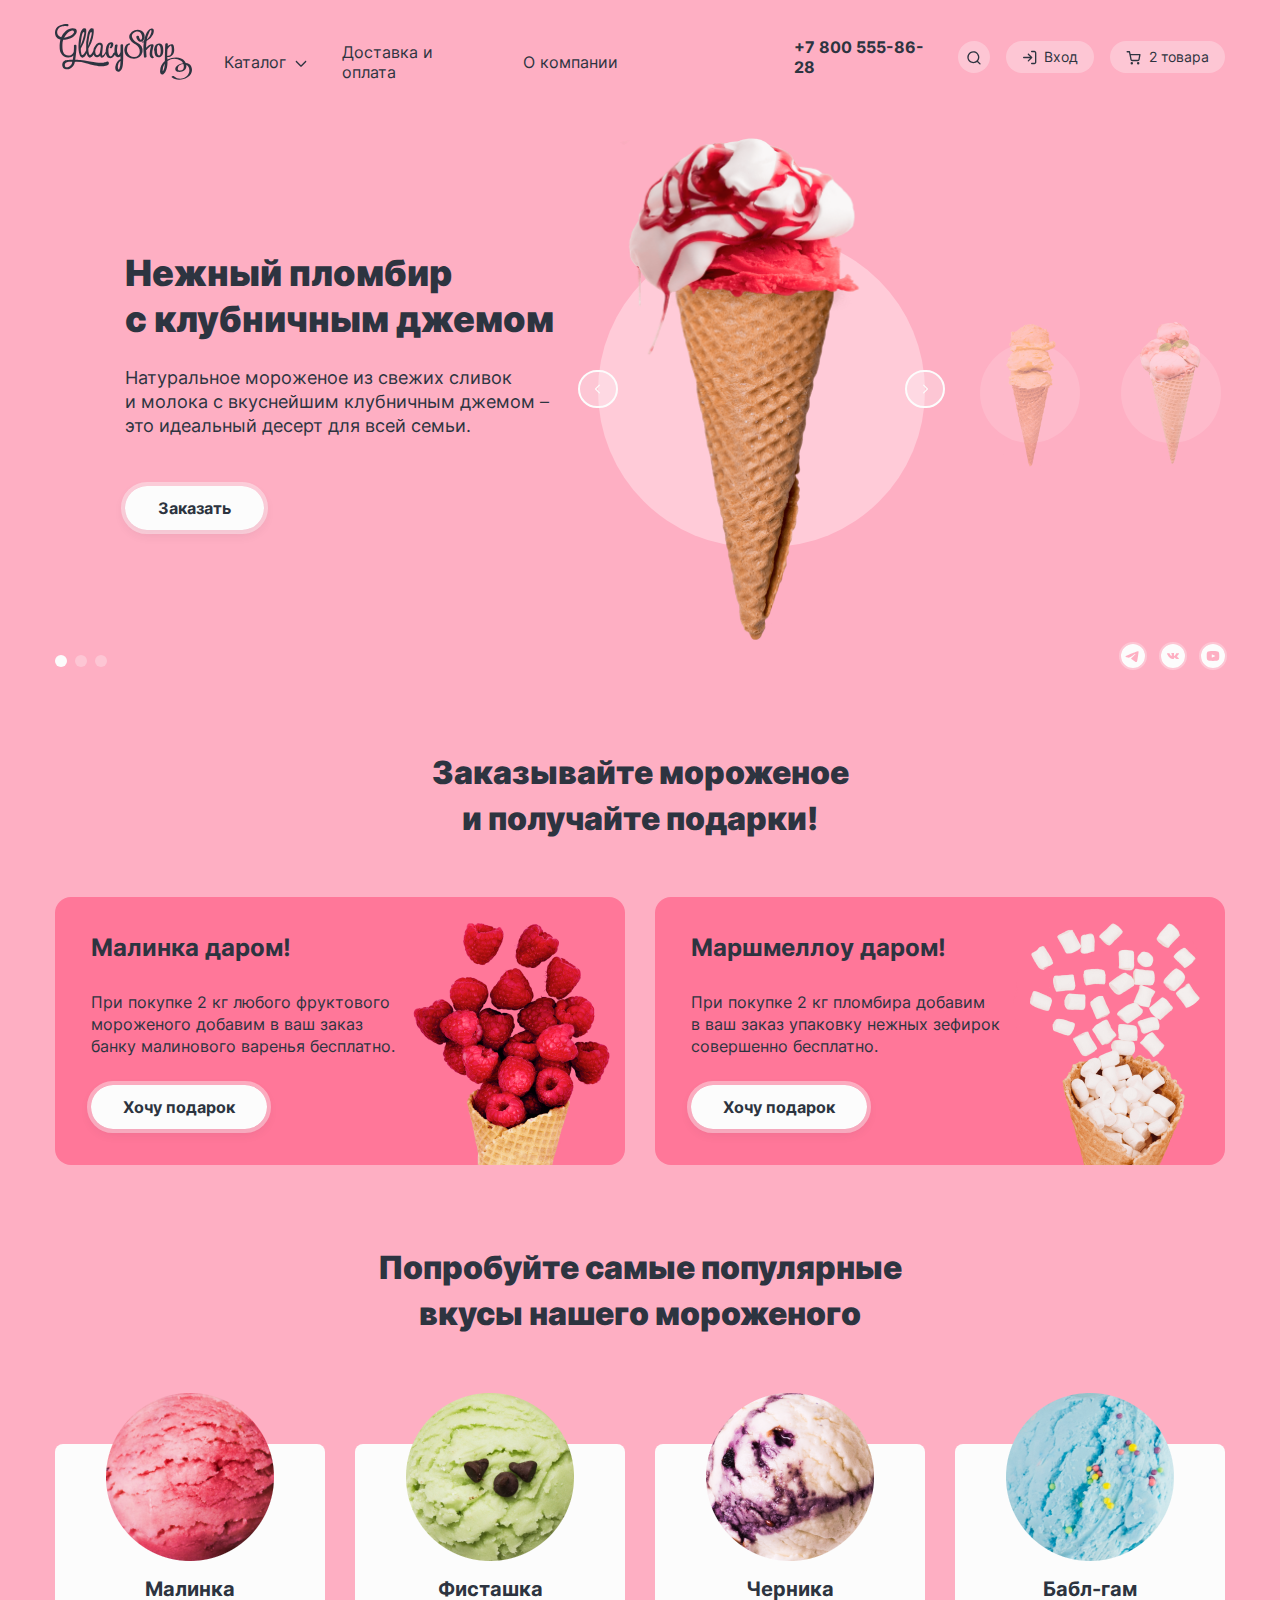
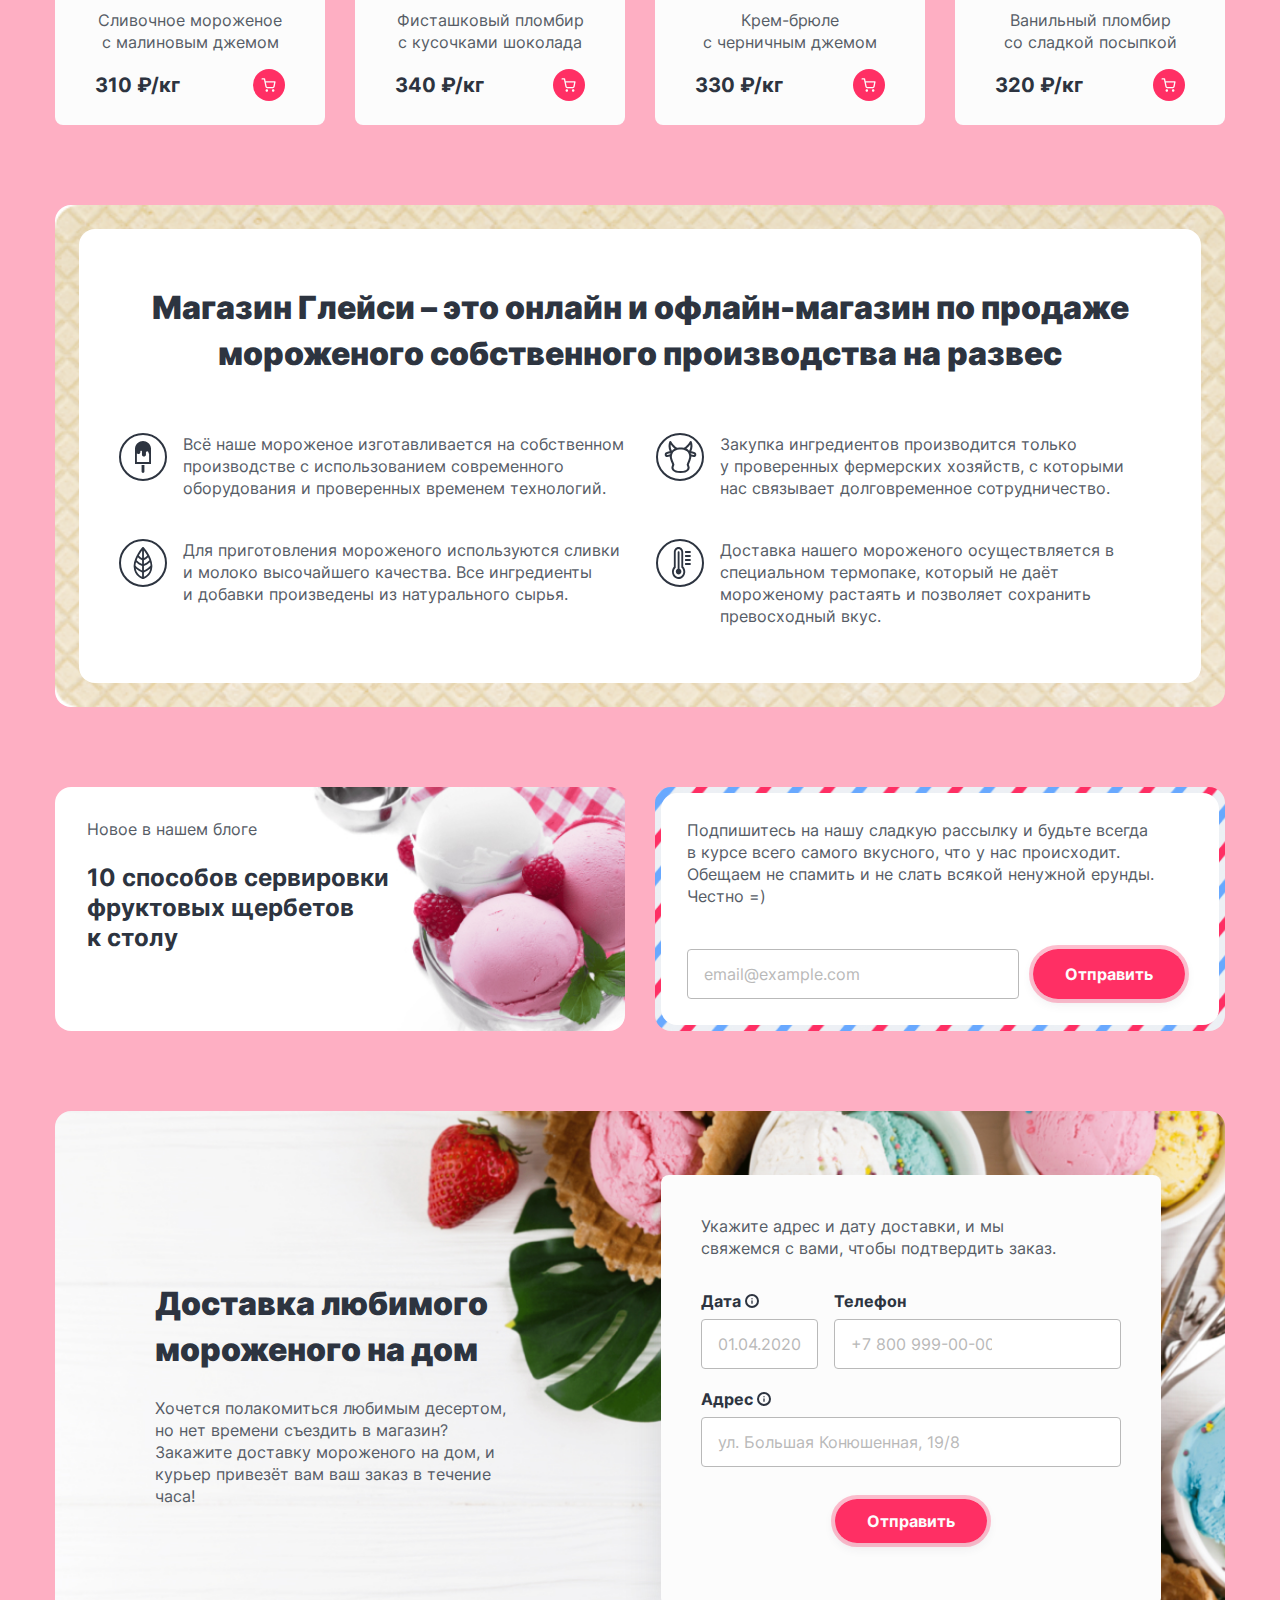
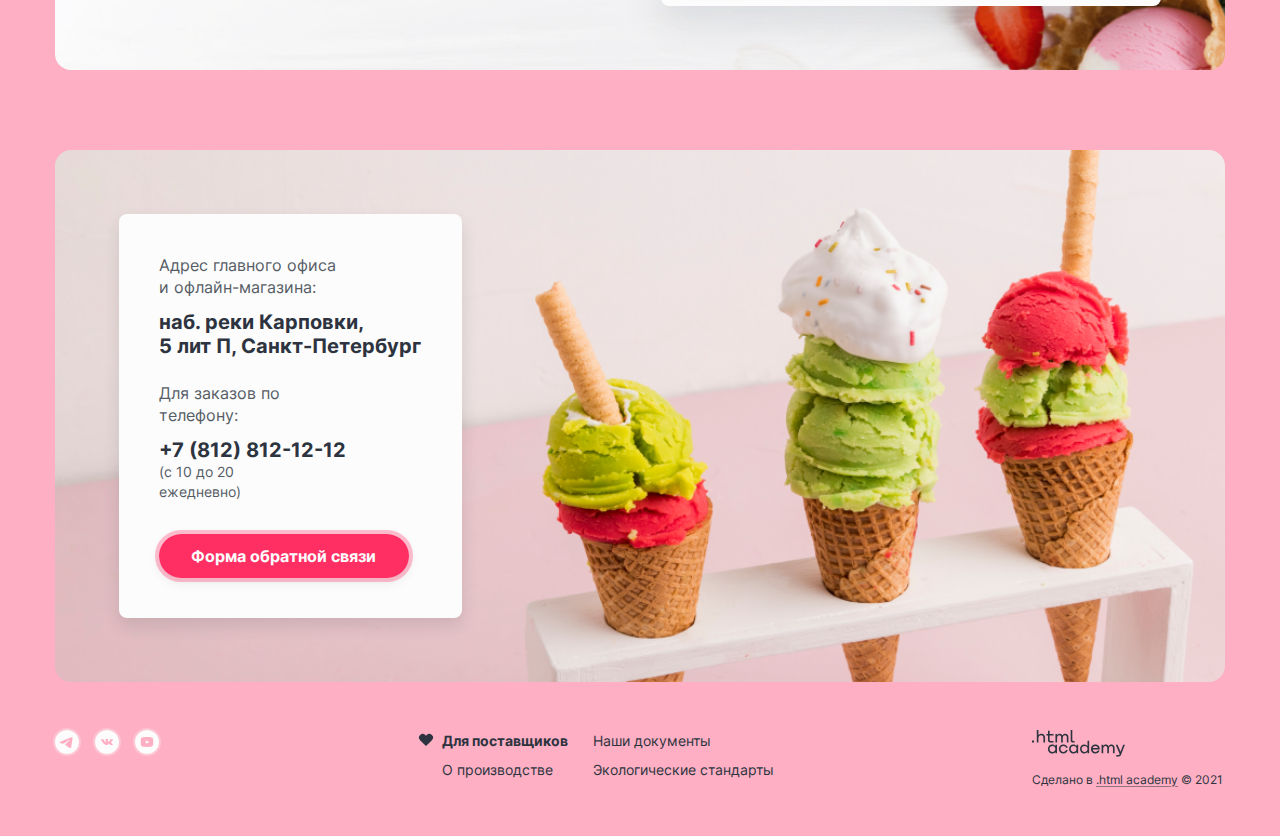
<file: index.html>
<!DOCTYPE html>
<html lang="ru">

  <head>
    <meta charset="utf-8">
    <title>HTML Academy: Глейси</title>
    <link rel="stylesheet" href="styles/style.css">
  </head>

  <!--Для смены фона на голубой - класс body-theme-pink заменить на класс body-theme-blue;
  на желтый - класс body-theme-pink заменить на класс body-theme-yellow-->

  <body class="body body-theme-pink">
    <!--Шапка главной страницы сайта-->
    <header class="header">
      <h1 class="visually-hidden">Каталог продукции компании Глейси.</h1>
      <div class="header-wrapper">
        <div class="header-logo-wrapper">
          <a class="header-logo-link" href="#">
            <img class="header-logo" width="137" height="56" src="./images/logo/header-logo.svg"
              alt="Логотип интернет-магазина Глейси.">
          </a>
        </div>
        <div class="header-navigation-wrapper">
          <!--Навигация левой части главной страницы-->
          <!--Каталог продукции-->
          <nav class="header-navigation-left">
            <ul class="header-navigation-left-list">
              <li class="header-navigation-left-item">
                <a class="header-navigation-left-link header-catalog-link" href="catalog.html">Каталог
                  <svg aria-hidden="true" focusable="false" class="arrow-icon" xmlns="http://www.w3.org/2000/svg"
                    width="16" height="17" viewBox="0 0 16 17" fill="currentColor">
                    <path fill-rule="evenodd" clip-rule="evenodd"
                      d="M3.80812 7.05317C3.54777 6.79282 3.12566 6.79282 2.86531 7.05317C2.60496 7.31352 2.60496 7.73563 2.86531 7.99598L7.52565 12.6563C7.52771 12.6584 7.52979 12.6606 7.53189 12.6626C7.66259 12.7933 7.83404 12.8584 8.00534 12.8579C8.1753 12.8574 8.34511 12.7923 8.47478 12.6626C8.47687 12.6606 8.47894 12.6585 8.48099 12.6564L13.1414 7.99598C13.4017 7.73563 13.4017 7.31352 13.1414 7.05317C12.881 6.79282 12.4589 6.79282 12.1986 7.05317L8.00334 11.2484L3.80812 7.05317Z" />
                  </svg>
                </a>
                <!--Открывающийся подкаталог продукции-->
                <ul class="subcatalog">
                  <li class="subcatalog-list">
                    <a class="subcatalog-link subcatalog-link-new" href="#">
                      Новинки
                    </a>
                  </li>
                  <li class="subcatalog-list">
                    <a class="subcatalog-link" href="#"> Сливочное </a>
                  </li>
                  <li class="subcatalog-list">
                    <a class="subcatalog-link" href="#"> Щербеты </a>
                  </li>
                  <li class="subcatalog-list">
                    <a class="subcatalog-link" href="#"> Фруктовый лед </a>
                  </li>
                  <li class="subcatalog-list">
                    <a class="subcatalog-link" href="#"> Мелорин </a>
                  </li>
                </ul>
              </li>
              <li class="header-navigation-left-item">
                <a class="header-navigation-left-link" href="#">
                  Доставка и оплата
                </a>
              </li>
              <li class="header-navigation-left-item">
                <a class="header-navigation-left-link" href="#">
                  О компании
                </a>
              </li>
            </ul>
          </nav>
          <!--Навигация правой части главной страницы-->
          <nav class="header-navigation-right">
            <a class="header-phone-link" href="tel:+78005558628">+7 800 555-86-28
            </a>
            <!--Поиск по сайту-->
            <div class="header-search-wrapper">
              <a class="header-navigation-search" href="#">
                <svg aria-hidden="true" focusable="false" xmlns="http://www.w3.org/2000/svg" width="16" height="17"
                  fill="currentColor" viewBox="0 0 16 17">
                  <path fill-rule="evenodd"
                    d="M2.663 8.188a4.667 4.667 0 1 1 8.028 3.237.67.67 0 0 0-.123.124 4.667 4.667 0 0 1-7.904-3.361Zm8.412 4.688a6 6 0 1 1 .943-.943l2.45 2.45a.667.667 0 1 1-.943.943l-2.45-2.45Z"
                    clip-rule="evenodd" />
                </svg>
                <span class="visually-hidden"> Поиск по сайту. </span>
              </a>
              <form class="header-search-tooltip" action="https://echo.htmlacademy.ru/" method="get">
                <input class="search-input-tooltip" aria-label="Поиск по сайту" type="text" name="search"
                  placeholder="Поиск по сайту" required>
                <button class="header-search-button" type="reset">
                  <span class="visually-hidden">
                    Сбросить запрос.
                  </span>
                </button>
              </form>
            </div>
            <!--Вход в личный кабинет-->
            <div class="header-entrance-wrapper">
              <a class="header-navigation-right-entrance" href="#">
                <svg aria-hidden="true" focusable="false" xmlns="http://www.w3.org/2000/svg" width="16" height="17"
                  viewBox="0 0 16 17" fill="currentColor">
                  <path fill-rule="evenodd" clip-rule="evenodd"
                    d="M9 2.52461C9 2.15642 9.29848 1.85794 9.66667 1.85794H12.3333C12.8638 1.85794 13.3725 2.06865 13.7475 2.44373C14.1226 2.8188 14.3333 3.32751 14.3333 3.85794V13.1913C14.3333 13.7217 14.1226 14.2304 13.7475 14.6055C13.3725 14.9806 12.8638 15.1913 12.3333 15.1913H9.66667C9.29848 15.1913 9 14.8928 9 14.5246C9 14.1564 9.29848 13.8579 9.66667 13.8579H12.3333C12.5101 13.8579 12.6797 13.7877 12.8047 13.6627C12.9298 13.5377 13 13.3681 13 13.1913V3.85794C13 3.68113 12.9298 3.51156 12.8047 3.38654C12.6797 3.26151 12.5101 3.19127 12.3333 3.19127H9.66667C9.29848 3.19127 9 2.8928 9 2.52461ZM5.86189 4.71987C6.12224 4.45952 6.54435 4.45952 6.8047 4.71987L10.1338 8.04897C10.1509 8.06579 10.1671 8.08353 10.1824 8.1021C10.2142 8.1409 10.2411 8.18246 10.2628 8.22589C10.3079 8.31575 10.3333 8.41721 10.3333 8.52461C10.3333 8.63323 10.3074 8.73579 10.2613 8.8264C10.241 8.86635 10.2164 8.90469 10.1876 8.94072C10.1708 8.96172 10.1527 8.98169 10.1335 9.0005L6.8047 12.3293C6.54435 12.5897 6.12224 12.5897 5.86189 12.3293C5.60154 12.069 5.60154 11.6469 5.86189 11.3865L8.05715 9.19127H1.66667C1.29848 9.19127 1 8.8928 1 8.52461C1 8.15642 1.29848 7.85794 1.66667 7.85794H8.05715L5.86189 5.66268C5.60154 5.40233 5.60154 4.98022 5.86189 4.71987Z" />
                </svg>
                <span class="entrance-icon">Вход</span>
              </a>
              <form class="header-entrance-tooltip" action="https://echo.htmlacademy.ru/" method="get">
                <h2 class="header-entrance-tooltip-title">Личный кабинет</h2>
                <label class="email-form-tooltip">
                  <span class="visually-hidden">Email.</span>
                  <input class="email-input-tooltip" name="email" type="email" placeholder="email@example.com" required>
                </label>
                <label class="password-form">
                  <span class="visually-hidden">Пароль.</span>
                  <input class="password-input" name="password" type="password" value="" required>
                </label>
                <div class="button-entrance-wrapper">
                  <button class="button button-entrance" type="submit">
                    Войти
                  </button>
                  <div class="registration-wrapper">
                    <a class="password-lose" href="#">
                      Забыли пароль?
                    </a>
                    <a class="registration-new" href="#">
                      Регистрация
                    </a>
                  </div>
                </div>
              </form>
            </div>
            <div class="cart-wrapper">
              <a class="header-navigation-right-cart" href="#">
                <svg class="cart-icon" aria-hidden="true" focusable="false" xmlns="http://www.w3.org/2000/svg"
                  width="16" height="17" fill="currentColor" viewBox="0 0 16 17">
                  <path fill-rule="evenodd"
                    d="M1.167 2.108a.667.667 0 0 0 0 1.333h1.77l.468 2.336a.664.664 0 0 0 .011.053l.967 4.833a1.826 1.826 0 0 0 1.819 1.47h5.62a1.826 1.826 0 0 0 1.819-1.47l.001-.005.927-4.861a.667.667 0 0 0-.655-.792H4.611l-.473-2.361a.667.667 0 0 0-.654-.536H1.167Zm4.524 8.294-.813-4.064h8.23l-.775 4.067a.493.493 0 0 1-.492.395H6.183a.492.492 0 0 1-.492-.397Zm-1.134 3.961a1.246 1.246 0 1 1 2.492 0 1.246 1.246 0 0 1-2.492 0Zm6.374 0a1.246 1.246 0 1 1 2.491 0 1.246 1.246 0 0 1-2.491 0Z"
                    clip-rule="evenodd" />
                </svg>
                <span class="cart-content">2&nbsp;товара</span>
              </a>
              <!--Хедер. Попап корзины-->
              <div class="cart-tooltip-wrapper">
                <div class="tooltip-cart" role="tooltip" id="tooltip-label-cart">
                  <h2 class="tooltip-cart-title">Корзина</h2>
                  <div class="tooltip-cart-list">
                    <img class="tooltip-list-image" width="46" height="46" src="./images/cart-tooltip/raspberry.svg"
                      alt="Фото мороженого Малинка.">
                    <div class="tooltip-cart-wrapper">
                      <a class="tooltip-cart-link" href="#">Малинка</a>
                      <span class="tooltip-list-content">1 кг х 310 ₽</span>
                    </div>
                    <span class="tooltip-list-count">310 ₽</span>
                    <button class="tooltip-button-delete" type="button">
                      <span class="visually-hidden">Удалить из корзины.</span>
                    </button>
                  </div>
                  <div class="tooltip-cart-list">
                    <img class="tooltip-list-image" width="46" height="46" src="./images/cart-tooltip/bubble-gum.svg"
                      alt="Фото мороженого Бабл-гам.">
                    <div class="tooltip-cart-wrapper">
                      <a class="tooltip-cart-link" href="#">Бабл-гам</a>
                      <span class="tooltip-list-content">1,5 кг х 320 ₽</span>
                    </div>
                    <span class="tooltip-list-count">480 ₽</span>
                    <button class="tooltip-button-delete" type="button">
                      <span class="visually-hidden">Удалить из корзины.</span>
                    </button>
                  </div>
                </div>
                <div class="tooltip-cart-total-wrapper">
                  <button class="button button-checkout" type="button">Оформить заказ</button>
                  <span class="tooltip-cart-total">Итого: 790 ₽</span>
                </div>
              </div>
            </div>

            <!--Верстка пустой карзины-->
            <div class="cart-wrapper-empty">
              <a class="cart-empty" href="#">
                <span class="visually-hidden">Ссылка для входа в корзину.</span>
                <svg aria-hidden="true" focusable="false" xmlns="http://www.w3.org/2000/svg" width="16" height="17"
                  fill="currentColor" viewBox="0 0 16 17">
                  <path fill-rule="evenodd"
                    d="M1.167 2.108a.667.667 0 0 0 0 1.333h1.77l.468 2.336a.664.664 0 0 0 .011.053l.967 4.833a1.826 1.826 0 0 0 1.819 1.47h5.62a1.826 1.826 0 0 0 1.819-1.47l.001-.005.927-4.861a.667.667 0 0 0-.655-.792H4.611l-.473-2.361a.667.667 0 0 0-.654-.536H1.167Zm4.524 8.294-.813-4.064h8.23l-.775 4.067a.493.493 0 0 1-.492.395H6.183a.492.492 0 0 1-.492-.397Zm-1.134 3.961a1.246 1.246 0 1 1 2.492 0 1.246 1.246 0 0 1-2.492 0Zm6.374 0a1.246 1.246 0 1 1 2.491 0 1.246 1.246 0 0 1-2.491 0Z"
                    clip-rule="evenodd" />
                </svg>
                Нет товаров
              </a>
              <div class="cart-tooltip-empty-wrapper">
                <div class="cart-tooltip-empty" role="tooltip">
                  <p class="cart-tooltip-empty-info">
                    Ваша корзина пока пуста
                  </p>
                </div>
              </div>
            </div>
          </nav>
        </div>
      </div>
    </header>

    <!--Главная страница-->
    <main class="main-container">
      <!--Слайдер-секция-->
      <section class="section-slider">
        <h2 class="visually-hidden">Галарея.</h2>
        <div class="section-slider-wrapper">
          <ul class="section-slider-list">
            <li class="section-slider-active section-slider-theme-pink">
              <div class="slider-info-wrapper">
                <h3 class="section-slider-title">
                  Нежный пломбир с&nbsp;клубничным&nbsp;джемом
                </h3>
                <p class="section-slider-info">
                  Натуральное мороженое из свежих сливок и&nbsp;молока с вкуснейшим
                  клубничным джемом – это&nbsp;идеальный десерт для всей семьи.
                </p>
                <a class="button-order" href="catalog.html">
                  Заказать
                </a>
              </div>
              <div class="section-slider-image-wrapper">
                <div class="slider-image-wrapper-1">
                  <button aria-label="Переключатель слайдера влево" class="button slider-arrow-left" type="button">
                    <svg aria-hidden="true" focusable="false" class="arrow-left" xmlns="http://www.w3.org/2000/svg"
                      width="17" height="16" fill="currentColor" viewBox="0 0 17 16">
                      <path fill-rule="evenodd"
                        d="M9.71 13.135a.665.665 0 0 0 .94-.94l-4.2-4.201 4.2-4.202a.665.665 0 0 0-.94-.94L5.042 7.52l-.003.003c-.26.26-.26.681 0 .94l4.671 4.672Z"
                        clip-rule="evenodd" />
                    </svg>
                  </button>
                  <img class="section-slider-image-1" width="328" height="507"
                    src="./images/section-slider/slider-image-1.jpg" alt="Фото пломбира с клубничным джемом.">
                  <button aria-label="Переключатель слайдера вправо" class="button slider-arrow-right" type="button">
                    <svg aria-hidden="true" focusable="false" class="arrow-right" xmlns="http://www.w3.org/2000/svg"
                      width="17" height="16" fill="currentColor" viewBox="0 0 17 16">
                      <path fill-rule="evenodd"
                        d="M7.29 2.865a.665.665 0 1 0-.94.94l4.2 4.201-4.2 4.202a.665.665 0 0 0 .94.94l4.668-4.668.003-.003c.26-.26.26-.681 0-.94L7.29 2.864Z"
                        clip-rule="evenodd" />
                    </svg>
                  </button>
                </div>
                <div class="slider-image-wrapper-2">
                  <img class="section-slider-image-2" width="66" height="150"
                    src="./images/section-slider/slider-image-2.jpg" alt="Фото сливочного мороженого со вкусом банана.">
                </div>
                <div class="slider-image-wrapper-3">
                  <img class="section-slider-image-3" width="66" height="150"
                    src="./images/section-slider/slider-image-3.jpg" alt="Фото карамельного пломбира с маршмеллоу.">
                </div>
              </div>
            </li>
            <li class="section-slider-theme-blue">
              <div class="slider-info-wrapper">
                <h3 class="section-slider-title">
                  Сливочное мороженое со вкусом банана
                </h3>
                <p class="section-slider-info">
                  Сливочное мороженое с ярким банановым
                  вкусом подарит вам свежесть и&nbsp;наслаждение
                  даже в самый жаркий
                  летний&nbsp;день.
                </p>
                <a class="button-order" href="catalog.html">
                  Заказать
                </a>
              </div>
              <div class="section-slider-image-wrapper">
                <div class="slider-image-wrapper-1">
                  <button class="button slider-arrow-left" type="button">
                    <img class="arrow-left" src="./images/section-slider/arrow-left-icon.svg" width="16" height="16"
                      alt="Стрелка-переключатель слайдера влево.">
                  </button>
                  <img class="section-slider-image-1" width="328" height="507"
                    src="./images/section-slider/slider-image-2.jpg" alt="Фото сливочного мороженого со вкусом банана.">
                  <button class="button slider-arrow-right" type="button">
                    <img class="arrow-right" src="./images/section-slider/arrow-right-icon.svg" width="16" height="16"
                      alt="Стрелка-переключатель слайдера вправо.">
                  </button>
                </div>
                <div class="slider-image-wrapper-2">
                  <img class="section-slider-image-2" width="66" height="150"
                    src="./images/section-slider/slider-image-3.jpg" alt="Фото карамельного пломбира с маршмеллоу.">
                </div>
                <div class="slider-image-wrapper-3">
                  <img class="section-slider-image-3" width="66" height="150"
                    src="./images/section-slider/slider-image-1.jpg" alt="Фото пломбира с клубничным джемом.">
                </div>
              </div>
            </li>
            <li class="section-slider-theme-yellow">
              <div class="slider-info-wrapper">
                <h3 class="section-slider-title">
                  Карамельный пломбир с маршмеллоу
                </h3>
                <p class="section-slider-info">
                  Необычный сладкий десерт с&nbsp;карамельным
                  топпингом и кусочками
                  зефира завоюет сердца&nbsp;сладкоежек всех
                  возрастов.
                </p>
                <a class="button-order" href="catalog.html">
                  Заказать
                </a>
              </div>
              <div class="section-slider-image-wrapper">
                <div class="slider-image-wrapper-1">
                  <button class="button slider-arrow-left" type="button">
                    <img class="arrow-left" src="./images/section-slider/arrow-left-icon.svg" width="16" height="16"
                      alt="Стрелка-переключатель слайдера влево.">
                  </button>
                  <img class="section-slider-image-1" width="328" height="507"
                    src="./images/section-slider/slider-image-3.jpg" alt="Фото карамельного пломбира с маршмеллоу.">
                  <button class="button slider-arrow-right" type="button">
                    <img class="arrow-right" src="./images/section-slider/arrow-right-icon.svg" width="16" height="16"
                      alt="Стрелка-переключатель слайдера вправо.">
                  </button>
                </div>
                <div class="slider-image-wrapper-2">
                  <img class="section-slider-image-2" width="66" height="150"
                    src="./images/section-slider/slider-image-1.jpg" alt="Фото пломбира с клубничным джемом.">
                </div>
                <div class="slider-image-wrapper-3">
                  <img class="section-slider-image-3" width="66" height="150"
                    src="./images/section-slider/slider-image-2.jpg" alt="Фото сливочного мороженого со вкусом банана.">
                </div>
              </div>
            </li>
          </ul>
          <!--Пагинация слайдеров-->
          <div class="slider-pagination-wrapper">
            <ul class="slider-pagination">
              <li class="slider-pagination-item">
                <button class="slider-radio slider-radio-checked" type="button">
                  <span class="visually-hidden">Предыдущий слайдер.</span>
                </button>
              </li>
              <li class="slider-pagination-item">
                <button class="slider-radio" type="button">
                  <span class="visually-hidden">Следующий слайдер.</span>
                </button>
              </li>
              <li class="slider-pagination-item">
                <button class="slider-radio" type="button">
                  <span class="visually-hidden">Последующий слайдер.</span>
                </button>
              </li>
            </ul>
          </div>
        </div>
        <!--Социальные сети-->
        <div class="slider-social-links">
          <h2 class="visually-hidden">Ссылка на социальные сети.</h2>
          <ul class="slider-social-list">
            <li class="social-item">
              <a class="social-tme" href="https://t.me/htmlacademy">
                <svg aria-hidden="true" focusable="false" xmlns="http://www.w3.org/2000/svg" width="24" height="24"
                  viewBox="0 0 24 24" fill="none">
                  <path fill="#FCFCFC" fill-rule="evenodd"
                    d="M24 12a12 12 0 1 1-24 0 12 12 0 0 1 24 0ZM12.43 8.86c-1.17.48-3.5 1.49-7 3.01-.57.23-.86.45-.9.67-.04.36.42.5 1.04.7l.27.08c.6.2 1.43.44 1.86.45.39 0 .82-.16 1.3-.48 3.27-2.21 4.96-3.33 5.06-3.35.08-.02.18-.04.25.02.07.07.07.18.06.22-.05.19-1.84 1.86-2.77 2.72a28.24 28.24 0 0 0-.82.79c-.57.54-1 .96.02 1.63.5.32.89.59 1.28.85a88.77 88.77 0 0 0 1.8 1.23c.5.35.95.67 1.5.62.32-.03.65-.33.82-1.23.4-2.13 1.18-6.73 1.36-8.63.01-.16 0-.31-.02-.47a.5.5 0 0 0-.17-.33.78.78 0 0 0-.46-.14c-.46.01-1.15.25-4.48 1.64Z"
                    clip-rule="evenodd"></path>
                </svg>
                <span class="visually-hidden">Телеграм.</span>
              </a>
            </li>
            <li class="social-item">
              <a class="social-vk" href="https://vk.com/htmlacademy">
                <svg aria-hidden="true" focusable="false" xmlns="http://www.w3.org/2000/svg" width="24" height="24"
                  fill="none" viewBox="0 0 24 24">
                  <path fill="#FCFCFC" fill-rule="evenodd"
                    d="M24 12a12 12 0 1 1-24 0 12 12 0 0 1 24 0Zm-11.41 2.97h-.72s-1.58.09-2.98-1.18C7.37 12.4 6.03 9.65 6.03 9.65s-.07-.18 0-.27c.1-.1.36-.1.36-.1l1.72-.01s.16.02.27.1c.1.05.15.17.15.17s.28.61.65 1.17c.71 1.08 1.05 1.32 1.29 1.2.35-.16.25-1.53.25-1.53s0-.5-.18-.71c-.14-.17-.41-.22-.53-.24-.1-.01.06-.2.26-.3.31-.13.86-.13 1.5-.13.5 0 .65.03.84.07.46.1.44.41.41 1.08l-.02.7v.18c-.01.34-.02.73.23.88.13.07.45 0 1.26-1.19.38-.56.66-1.23.66-1.23s.07-.12.16-.17c.1-.05.24-.04.24-.04h1.8s.54-.06.63.15c.1.23-.2.75-.94 1.61-.7.82-1.03 1.12-1 1.38.01.2.23.38.66.72.89.73 1.13 1.1 1.18 1.2l.01.01c.4.58-.44.62-.44.62l-1.6.02s-.34.06-.8-.2a3.94 3.94 0 0 1-.69-.6c-.33-.34-.65-.66-.91-.58-.45.12-.44.96-.44.96s0 .18-.1.28c-.1.1-.32.12-.32.12Z"
                    clip-rule="evenodd"></path>
                </svg>
                <span class="visually-hidden">ВКонтакте.</span>
              </a>
            </li>
            <li class="social-item">
              <a class="social-youtube" href="https://www.youtube.com/user/htmlacademyru">
                <svg aria-hidden="true" focusable="false" xmlns="http://www.w3.org/2000/svg" width="24" height="24"
                  fill="none" viewBox="0 0 24 24">
                  <path fill="#FCFCFC"
                    d="m14 11.8-2.8-1.32c-.25-.11-.45.01-.45.29v2.46c0 .28.2.4.45.29L14 12.2c.25-.12.25-.3 0-.42ZM12 0a12 12 0 1 0 0 24 12 12 0 0 0 0-24Zm0 16.88c-6.14 0-6.25-.56-6.25-4.88s.1-4.88 6.25-4.88c6.14 0 6.25.56 6.25 4.88s-.1 4.88-6.25 4.88Z">
                  </path>
                </svg>
                <span class="visually-hidden">Ютуб.</span>
              </a>
            </li>
          </ul>
        </div>
      </section>
      <!--Раздел промо акций-->
      <section class="section-promotion">
        <h2 class="section-promotion-title">
          Заказывайте мороженое и&nbsp;получайте&nbsp;подарки!
        </h2>
        <div class="section-promotion-list-wrapper">
          <div class="section-promotion-list section-promotion-img-1">
            <b class="section-promotion-slogan">Малинка даром!</b>
            <p class="section-promotion-action">
              При покупке 2 кг любого фруктового мороженого&nbsp;добавим в ваш
              заказ банку&nbsp;малинового&nbsp;варенья бесплатно.
            </p>
            <a class="promotion-link" href="#">
              Хочу подарок
            </a>
          </div>
          <div class="section-promotion-list section-promotion-img-2">
            <b class="section-promotion-slogan">Маршмеллоу даром!</b>
            <p class="section-promotion-action">
              При покупке 2 кг пломбира&nbsp;добавим
              в&nbsp;ваш&nbsp;заказ&nbsp;упаковку нежных зефирок
              совершенно&nbsp;бесплатно.
            </p>
            <a class="promotion-link" href="#">
              Хочу подарок
            </a>
          </div>
        </div>
      </section>
      <!--Раздел популярной продукции-->
      <section class="section-popular">
        <div class="section-popular-wrapper">
          <h2 class="section-popular-title">
            Попробуйте самые популярные вкусы&nbsp;нашего мороженого
          </h2>
          <ul class="section-popular-list">
            <li class="section-popular-card">
              <img class="section-popular-image" width="168" height="168"
                src="./images/section-popular/popular-image-1.jpg" alt="Фото мороженого Малинка.">
              <a class="section-popular-link" href="#"> Малинка </a>
              <p class="section-popular-info">
                Сливочное мороженое с&nbsp;малиновым джемом
              </p>
              <div class="price-cart-wrapper">
                <span class="section-popular-price"> 310 ₽/кг </span>
                <a class="section-popular-cart" href="#">
                  <svg aria-hidden="true" focusable="false" xmlns="http://www.w3.org/2000/svg" width="16" height="16"
                    viewBox="0 0 16 16" fill="currentColor">
                    <path fill-rule="evenodd" clip-rule="evenodd"
                      d="M1.16667 1.25C0.798477 1.25 0.5 1.54848 0.5 1.91667C0.5 2.28486 0.798477 2.58333 1.16667 2.58333H2.93794L3.40537 4.91872C3.40821 4.93667 3.41176 4.95438 3.416 4.97182L4.38338 9.80515L4.3835 9.80571C4.46706 10.2257 4.69562 10.603 5.02921 10.8715C5.36111 11.1387 5.77595 11.2813 6.20183 11.2748H11.8225C12.2484 11.2813 12.6633 11.1387 12.9952 10.8715C13.3289 10.6029 13.5575 10.2254 13.641 9.80515L13.641 9.80515L13.642 9.80016L14.5691 4.93872C14.6063 4.74355 14.5545 4.54195 14.4279 4.38887C14.3012 4.23578 14.1129 4.14716 13.9142 4.14716H4.61072L4.1381 1.78583C4.07574 1.47426 3.80215 1.25 3.4844 1.25H1.16667ZM5.69098 9.54444L4.87759 5.4805H13.1084L12.3328 9.54736C12.31 9.65988 12.2485 9.7609 12.1591 9.83291C12.0691 9.90535 11.9565 9.94383 11.841 9.94162L11.841 9.94149H11.8282H6.19614V9.94137L6.18337 9.94162C6.06787 9.94383 5.95528 9.90535 5.8653 9.83291C5.77531 9.76048 5.71368 9.6587 5.69117 9.5454L5.69098 9.54444ZM4.55739 13.5054C4.55739 12.8175 5.1151 12.2597 5.80307 12.2597C6.49105 12.2597 7.04876 12.8175 7.04876 13.5054C7.04876 14.1934 6.49105 14.7511 5.80307 14.7511C5.1151 14.7511 4.55739 14.1934 4.55739 13.5054ZM10.9307 13.5054C10.9307 12.8175 11.4884 12.2597 12.1764 12.2597C12.8644 12.2597 13.4221 12.8175 13.4221 13.5054C13.4221 14.1934 12.8644 14.7511 12.1764 14.7511C11.4884 14.7511 10.9307 14.1934 10.9307 13.5054Z"
                      fill="currentColor" />
                  </svg>
                  <span class="visually-hidden">Корзина.</span>
                </a>
              </div>
            </li>
            <li class="section-popular-card">
              <img class="section-popular-image" width="168" height="168"
                src="./images/section-popular/popular-image-2.jpg" alt="Фото мороженого Фисташка.">
              <a class="section-popular-link" href="#"> Фисташка </a>
              <p class="section-popular-info">
                Фисташковый пломбир с&nbsp;кусочками шоколада
              </p>
              <div class="price-cart-wrapper">
                <span class="section-popular-price"> 340 ₽/кг </span>
                <a class="section-popular-cart" href="#">
                  <svg aria-hidden="true" focusable="false" xmlns="http://www.w3.org/2000/svg" width="16" height="16"
                    viewBox="0 0 16 16" fill="currentColor">
                    <path fill-rule="evenodd" clip-rule="evenodd"
                      d="M1.16667 1.25C0.798477 1.25 0.5 1.54848 0.5 1.91667C0.5 2.28486 0.798477 2.58333 1.16667 2.58333H2.93794L3.40537 4.91872C3.40821 4.93667 3.41176 4.95438 3.416 4.97182L4.38338 9.80515L4.3835 9.80571C4.46706 10.2257 4.69562 10.603 5.02921 10.8715C5.36111 11.1387 5.77595 11.2813 6.20183 11.2748H11.8225C12.2484 11.2813 12.6633 11.1387 12.9952 10.8715C13.3289 10.6029 13.5575 10.2254 13.641 9.80515L13.641 9.80515L13.642 9.80016L14.5691 4.93872C14.6063 4.74355 14.5545 4.54195 14.4279 4.38887C14.3012 4.23578 14.1129 4.14716 13.9142 4.14716H4.61072L4.1381 1.78583C4.07574 1.47426 3.80215 1.25 3.4844 1.25H1.16667ZM5.69098 9.54444L4.87759 5.4805H13.1084L12.3328 9.54736C12.31 9.65988 12.2485 9.7609 12.1591 9.83291C12.0691 9.90535 11.9565 9.94383 11.841 9.94162L11.841 9.94149H11.8282H6.19614V9.94137L6.18337 9.94162C6.06787 9.94383 5.95528 9.90535 5.8653 9.83291C5.77531 9.76048 5.71368 9.6587 5.69117 9.5454L5.69098 9.54444ZM4.55739 13.5054C4.55739 12.8175 5.1151 12.2597 5.80307 12.2597C6.49105 12.2597 7.04876 12.8175 7.04876 13.5054C7.04876 14.1934 6.49105 14.7511 5.80307 14.7511C5.1151 14.7511 4.55739 14.1934 4.55739 13.5054ZM10.9307 13.5054C10.9307 12.8175 11.4884 12.2597 12.1764 12.2597C12.8644 12.2597 13.4221 12.8175 13.4221 13.5054C13.4221 14.1934 12.8644 14.7511 12.1764 14.7511C11.4884 14.7511 10.9307 14.1934 10.9307 13.5054Z"
                      fill="currentColor" />
                  </svg>
                  <span class="visually-hidden">Корзина.</span>
                </a>
              </div>
            </li>
            <li class="section-popular-card">
              <img class="section-popular-image" width="168" height="168"
                src="./images/section-popular/popular-image-3.jpg" alt="Фото мороженого Черника.">
              <a class="section-popular-link" href="#"> Черника </a>
              <p class="section-popular-info">Крем-брюле с&nbsp;черничным джемом</p>
              <div class="price-cart-wrapper">
                <span class="section-popular-price"> 330 ₽/кг </span>
                <a class="section-popular-cart" href="#">
                  <svg aria-hidden="true" focusable="false" xmlns="http://www.w3.org/2000/svg" width="16" height="16"
                    viewBox="0 0 16 16" fill="currentColor">
                    <path fill-rule="evenodd" clip-rule="evenodd"
                      d="M1.16667 1.25C0.798477 1.25 0.5 1.54848 0.5 1.91667C0.5 2.28486 0.798477 2.58333 1.16667 2.58333H2.93794L3.40537 4.91872C3.40821 4.93667 3.41176 4.95438 3.416 4.97182L4.38338 9.80515L4.3835 9.80571C4.46706 10.2257 4.69562 10.603 5.02921 10.8715C5.36111 11.1387 5.77595 11.2813 6.20183 11.2748H11.8225C12.2484 11.2813 12.6633 11.1387 12.9952 10.8715C13.3289 10.6029 13.5575 10.2254 13.641 9.80515L13.641 9.80515L13.642 9.80016L14.5691 4.93872C14.6063 4.74355 14.5545 4.54195 14.4279 4.38887C14.3012 4.23578 14.1129 4.14716 13.9142 4.14716H4.61072L4.1381 1.78583C4.07574 1.47426 3.80215 1.25 3.4844 1.25H1.16667ZM5.69098 9.54444L4.87759 5.4805H13.1084L12.3328 9.54736C12.31 9.65988 12.2485 9.7609 12.1591 9.83291C12.0691 9.90535 11.9565 9.94383 11.841 9.94162L11.841 9.94149H11.8282H6.19614V9.94137L6.18337 9.94162C6.06787 9.94383 5.95528 9.90535 5.8653 9.83291C5.77531 9.76048 5.71368 9.6587 5.69117 9.5454L5.69098 9.54444ZM4.55739 13.5054C4.55739 12.8175 5.1151 12.2597 5.80307 12.2597C6.49105 12.2597 7.04876 12.8175 7.04876 13.5054C7.04876 14.1934 6.49105 14.7511 5.80307 14.7511C5.1151 14.7511 4.55739 14.1934 4.55739 13.5054ZM10.9307 13.5054C10.9307 12.8175 11.4884 12.2597 12.1764 12.2597C12.8644 12.2597 13.4221 12.8175 13.4221 13.5054C13.4221 14.1934 12.8644 14.7511 12.1764 14.7511C11.4884 14.7511 10.9307 14.1934 10.9307 13.5054Z"
                      fill="currentColor" />
                  </svg>
                  <span class="visually-hidden">Корзина.</span>
                </a>
              </div>
            </li>
            <li class="section-popular-card">
              <img class="section-popular-image" width="168" height="168"
                src="./images/section-popular/popular-image-4.jpg" alt="Фото мороженого Бабл-гам.">
              <a class="section-popular-link" href="#"> Бабл-гам </a>
              <p class="section-popular-info">
                Ванильный пломбир со&nbsp;сладкой посыпкой
              </p>
              <div class="price-cart-wrapper">
                <span class="section-popular-price"> 320 ₽/кг </span>
                <a class="section-popular-cart" href="#">
                  <svg aria-hidden="true" focusable="false" xmlns="http://www.w3.org/2000/svg" width="16" height="16"
                    viewBox="0 0 16 16" fill="currentColor">
                    <path fill-rule="evenodd" clip-rule="evenodd"
                      d="M1.16667 1.25C0.798477 1.25 0.5 1.54848 0.5 1.91667C0.5 2.28486 0.798477 2.58333 1.16667 2.58333H2.93794L3.40537 4.91872C3.40821 4.93667 3.41176 4.95438 3.416 4.97182L4.38338 9.80515L4.3835 9.80571C4.46706 10.2257 4.69562 10.603 5.02921 10.8715C5.36111 11.1387 5.77595 11.2813 6.20183 11.2748H11.8225C12.2484 11.2813 12.6633 11.1387 12.9952 10.8715C13.3289 10.6029 13.5575 10.2254 13.641 9.80515L13.641 9.80515L13.642 9.80016L14.5691 4.93872C14.6063 4.74355 14.5545 4.54195 14.4279 4.38887C14.3012 4.23578 14.1129 4.14716 13.9142 4.14716H4.61072L4.1381 1.78583C4.07574 1.47426 3.80215 1.25 3.4844 1.25H1.16667ZM5.69098 9.54444L4.87759 5.4805H13.1084L12.3328 9.54736C12.31 9.65988 12.2485 9.7609 12.1591 9.83291C12.0691 9.90535 11.9565 9.94383 11.841 9.94162L11.841 9.94149H11.8282H6.19614V9.94137L6.18337 9.94162C6.06787 9.94383 5.95528 9.90535 5.8653 9.83291C5.77531 9.76048 5.71368 9.6587 5.69117 9.5454L5.69098 9.54444ZM4.55739 13.5054C4.55739 12.8175 5.1151 12.2597 5.80307 12.2597C6.49105 12.2597 7.04876 12.8175 7.04876 13.5054C7.04876 14.1934 6.49105 14.7511 5.80307 14.7511C5.1151 14.7511 4.55739 14.1934 4.55739 13.5054ZM10.9307 13.5054C10.9307 12.8175 11.4884 12.2597 12.1764 12.2597C12.8644 12.2597 13.4221 12.8175 13.4221 13.5054C13.4221 14.1934 12.8644 14.7511 12.1764 14.7511C11.4884 14.7511 10.9307 14.1934 10.9307 13.5054Z"
                      fill="currentColor" />
                  </svg>
                  <span class="visually-hidden">Корзина.</span>
                </a>
              </div>
            </li>
          </ul>
        </div>
      </section>
      <!--Раздел о преимуществах компании-->
      <div class="section-advantages-wrapper">
        <section class="section-advantages">
          <h2 class="section-advantages-title">
            Магазин Глейси – это онлайн и офлайн-магазин по продаже мороженого
            собственного производства на развес
          </h2>
          <div class="section-advantages-list-wrapper">
            <ol class="section-advantages-list">
              <li class="section-advantages-item section-advantages-technologies">
                <span class="visually-hidden">Картинка-иконка мороженого.</span>
                <p class="section-advantages-info">
                  Всё наше мороженое изготавливается на собственном производстве
                  с использованием современного оборудования и проверенных
                  временем технологий.
                </p>
              </li>
              <li class="section-advantages-item section-advantages-reliability">
                <span class="visually-hidden">Картинка-иконка коровы.</span>
                <p class="section-advantages-info">
                  Закупка ингредиентов производится только у&nbsp;проверенных
                  фермерских хозяйств, с которыми нас&nbsp;связывает
                  долговременное сотрудничество.
                </p>
              </li>
              <li class="section-advantages-item section-advantages-natural">
                <span class="visually-hidden">Картинка-иконка листочка.</span>
                <p class="section-advantages-info">
                  Для приготовления мороженого используются сливки и молоко
                  высочайшего качества. Все ингредиенты и&nbsp;добавки
                  произведены из натурального сырья.
                </p>
              </li>
              <li class="section-advantages-item section-advantages-quality">
                <span class="visually-hidden">Картинка-иконка термометра.</span>
                <p class="section-advantages-info">
                  Доставка нашего мороженого осуществляется в специальном
                  термопаке, который не даёт мороженому растаять и позволяет
                  сохранить превосходный вкус.
                </p>
              </li>
            </ol>
          </div>
        </section>
      </div>
      <!--Email рассылка-->
      <section class="section-mailing">
        <h2 class="visually-hidden">Email рассылка.</h2>
        <div class="section-mailing-wrapper">
          <a class="section-mailing-news" href="#"> Новое в нашем блоге </a>
          <a class="section-mailing-list" href="#">
            10 способов сервировки фруктовых щербетов к&nbsp;столу
          </a>
        </div>
        <div class="mailing-form-wrapper">
          <form class="mailing-form" action="https://echo.htmlacademy.ru/" method="post">
            <p class="mailing-form-info">
              Подпишитесь на нашу сладкую рассылку и будьте всегда
              в&nbsp;курсе&nbsp;всего самого вкусного, что у нас происходит. Обещаем не спамить и не слать всякой
              ненужной ерунды.
              Честно =)
            </p>
            <div class="email-form-wrapper">
              <label class="email-form">
                <span class="visually-hidden">Email.</span>
                <input class="email-input" name="email" type="email" placeholder="email@example.com" required>
              </label>
              <button class="button button-subscribe" type="submit">
                Отправить
              </button>
            </div>
          </form>
        </div>
      </section>
      <!--Раздел доставки продукции-->
      <section class="section-delivery">
        <h2 class="visually-hidden">Доставка продукции.</h2>
        <div class="delivery-info-wrapper">
          <h3 class="section-delivery-title">
            Доставка любимого мороженого на дом
          </h3>
          <p class="section-delivery-info">
            Хочется полакомиться любимым десертом, но&nbsp;нет времени съездить в
            магазин? Закажите доставку мороженого на дом, и курьер привезёт вам
            ваш заказ в течение часа!
          </p>
        </div>
        <div class="section-delivery-wrapper">
          <p class="section-delivery-details">
            Укажите адрес и дату доставки, и мы свяжемся с вами, чтобы
            подтвердить заказ.
          </p>
          <form class="section-delivery-form" action="https://echo.htmlacademy.ru/" method="post">
            <div class="delivery-form-wrapper">
              <label class="delivery-form-date" for="date-input">
                Дата
              </label>
              <div class="delivery-form-date-tooltip">
                <span class="date-form-tooltip-toggle"></span>
                <div class="form-date-tooltip-info" role="tooltip" id="date-tooltip">
                  Введите желаемую дату доставки
                </div>
              </div>
              <input class="delivery-form-date-input" id="date-input" name="date" type="text" placeholder="01.04.2020"
                required>
            </div>
            <div class="delivery-form-wrapper">
              <label class="delivery-form-tel">
                Телефон
                <input class="delivery-form-tel-input" type="tel" placeholder="+7 800 999-00-00" required>
              </label>
            </div>
            <div class="delivery-form-wrapper">
              <label class="delivery-form-address" for="address-input">
                Адрес
              </label>
              <input class="delivery-form-address-input" id="address-input" name="address" type="text"
                placeholder="ул. Большая Конюшенная, 19/8" required>
              <div class="delivery-form-address-tooltip">
                <span class="address-form-tooltip-toggle"></span>
                <div class="form-address-tooltip-info" role="tooltip" id="address-tooltip">
                  Введите название улицы, дома и квартиры
                </div>
              </div>
            </div>
            <button class="button button-delivery-subscribe" type="submit">
              Отправить
            </button>
          </form>
        </div>
      </section>
      <!--Форма обратной связи-->
      <div class="section-feedback-wrapper">
        <section class="section-feedback">
          <h2 class="visually-hidden">Форма обратной связи.</h2>
          <p class="section-feedback-title">
            Адрес главного офиса и офлайн-магазина:</p>
          <address class="section-feedback-address">
            <p class="section-feedback-address-item">
              наб. реки Карповки, 5&nbsp;лит&nbsp;П, Санкт-Петербург
            </p>
          </address>
          <p class="section-feedback-order"> Для заказов по телефону: </p>
          <a class="section-feedback-tel" href="tel:+78128121212">
            +7&nbsp;(812)&nbsp;812-12-12
          </a>
          <p class="section-feedback-working"> (с 10 до 20 ежедневно) </p>
          <a class="button-feedback" href="modal.html"> Форма обратной связи </a>
        </section>
      </div>
    </main>
    <!--Подвал сайта-->
    <footer class="page-footer">
      <div class="page-footer-wrapper">
        <!--Социальные сети-->
        <section class="footer-social-links">
          <h2 class="visually-hidden">Ссылка на социальные сети.</h2>
          <ul class="footer-social-list">
            <li class="social-item">
              <a class="social-tme" href="https://t.me/htmlacademy">
                <svg aria-hidden="true" focusable="false" xmlns="http://www.w3.org/2000/svg" width="24" height="24"
                  viewBox="0 0 24 24" fill="none">
                  <path fill="#FCFCFC" fill-rule="evenodd"
                    d="M24 12a12 12 0 1 1-24 0 12 12 0 0 1 24 0ZM12.43 8.86c-1.17.48-3.5 1.49-7 3.01-.57.23-.86.45-.9.67-.04.36.42.5 1.04.7l.27.08c.6.2 1.43.44 1.86.45.39 0 .82-.16 1.3-.48 3.27-2.21 4.96-3.33 5.06-3.35.08-.02.18-.04.25.02.07.07.07.18.06.22-.05.19-1.84 1.86-2.77 2.72a28.24 28.24 0 0 0-.82.79c-.57.54-1 .96.02 1.63.5.32.89.59 1.28.85a88.77 88.77 0 0 0 1.8 1.23c.5.35.95.67 1.5.62.32-.03.65-.33.82-1.23.4-2.13 1.18-6.73 1.36-8.63.01-.16 0-.31-.02-.47a.5.5 0 0 0-.17-.33.78.78 0 0 0-.46-.14c-.46.01-1.15.25-4.48 1.64Z"
                    clip-rule="evenodd"></path>
                </svg>
                <span class="visually-hidden">Телеграм.</span>
              </a>
            </li>
            <li class="social-item">
              <a class="social-vk" href="https://vk.com/htmlacademy">
                <svg aria-hidden="true" focusable="false" xmlns="http://www.w3.org/2000/svg" width="24" height="24"
                  fill="none" viewBox="0 0 24 24">
                  <path fill="#FCFCFC" fill-rule="evenodd"
                    d="M24 12a12 12 0 1 1-24 0 12 12 0 0 1 24 0Zm-11.41 2.97h-.72s-1.58.09-2.98-1.18C7.37 12.4 6.03 9.65 6.03 9.65s-.07-.18 0-.27c.1-.1.36-.1.36-.1l1.72-.01s.16.02.27.1c.1.05.15.17.15.17s.28.61.65 1.17c.71 1.08 1.05 1.32 1.29 1.2.35-.16.25-1.53.25-1.53s0-.5-.18-.71c-.14-.17-.41-.22-.53-.24-.1-.01.06-.2.26-.3.31-.13.86-.13 1.5-.13.5 0 .65.03.84.07.46.1.44.41.41 1.08l-.02.7v.18c-.01.34-.02.73.23.88.13.07.45 0 1.26-1.19.38-.56.66-1.23.66-1.23s.07-.12.16-.17c.1-.05.24-.04.24-.04h1.8s.54-.06.63.15c.1.23-.2.75-.94 1.61-.7.82-1.03 1.12-1 1.38.01.2.23.38.66.72.89.73 1.13 1.1 1.18 1.2l.01.01c.4.58-.44.62-.44.62l-1.6.02s-.34.06-.8-.2a3.94 3.94 0 0 1-.69-.6c-.33-.34-.65-.66-.91-.58-.45.12-.44.96-.44.96s0 .18-.1.28c-.1.1-.32.12-.32.12Z"
                    clip-rule="evenodd"></path>
                </svg>
                <span class="visually-hidden">ВКонтакте.</span>
              </a>
            </li>
            <li class="social-item">
              <a class="social-youtube" href="https://www.youtube.com/user/htmlacademyru">
                <svg aria-hidden="true" focusable="false" xmlns="http://www.w3.org/2000/svg" width="24" height="24"
                  fill="none" viewBox="0 0 24 24">
                  <path fill="#FCFCFC"
                    d="m14 11.8-2.8-1.32c-.25-.11-.45.01-.45.29v2.46c0 .28.2.4.45.29L14 12.2c.25-.12.25-.3 0-.42ZM12 0a12 12 0 1 0 0 24 12 12 0 0 0 0-24Zm0 16.88c-6.14 0-6.25-.56-6.25-4.88s.1-4.88 6.25-4.88c6.14 0 6.25.56 6.25 4.88s-.1 4.88-6.25 4.88Z">
                  </path>
                </svg>
                <span class="visually-hidden">Ютуб.</span>
              </a>
            </li>
          </ul>
        </section>
        <div class="section-regulations">
          <ul class="section-regulations-list-left">
            <li class="section-regulations-item">
              <a class="section-regulations-link section-regulations-link-mark" href="#"> Для поставщиков </a>
            </li>
            <li class="section-regulations-item">
              <a class="section-regulations-link" href="#"> О производстве </a>
            </li>
          </ul>
          <ul class="section-regulations-list-right">
            <li class="section-regulations-item">
              <a class="section-regulations-link" href="#"> Наши документы </a>
            </li>
            <li class="section-regulations-item">
              <a class="section-regulations-link" href="#">
                Экологические&nbsp;стандарты
              </a>
            </li>
          </ul>
        </div>
        <div class="footer-link-wrapper">
          <a class="footer-logo-htmlacademy" href="https://htmlacademy.ru/" aria-label="Ссылка на сайт htmlacademy">
            <svg aria-hidden="true" focusable="false" xmlns="http://www.w3.org/2000/svg" width="93" height="27"
              fill="none" viewBox="0 0 93 27">
              <g fill="#2D3440" clip-path="url(#a)">
                <path
                  d="M0 10.416V12.5h1.988v-2.083H0ZM9.419 3.663c-1.262 0-2.282.573-2.922 1.406h-.069V0H4.786v12.5h1.642V8.212c0-1.72 1.072-2.952 2.645-2.952 1.486 0 2.35 1.111 2.35 2.604V12.5h1.643V7.57c0-2.38-1.47-3.907-3.647-3.907ZM21.525 3.906h-3.889V.868h-1.642v3.038H14.44v1.597h1.555v4.844c0 1.389.778 2.153 2.178 2.153h3.353v-1.615h-3.024c-.554 0-.865-.312-.865-.85V5.503h3.89V3.906ZM33.255 3.68c-1.314 0-2.316.643-2.87 1.667h-.051C29.832 4.34 28.899 3.68 27.62 3.68c-1.14 0-2.005.608-2.523 1.459h-.07V3.906h-1.572V12.5h1.642V8.09c0-1.615.846-2.795 2.126-2.83 1.21-.034 1.918.834 1.918 2.136V12.5h1.642V7.95c0-1.927 1.14-2.69 2.126-2.69 1.193 0 1.901.833 1.901 2.135V12.5h1.642V7.222c0-2.083-1.175-3.542-3.197-3.542ZM38.678 10.277c0 1.407.795 2.223 2.264 2.223h1.624v-1.598h-1.382c-.553 0-.865-.312-.865-.85V0h-1.641v10.277ZM23.375 15.936h-.069c-.64-.863-1.68-1.467-3.065-1.484-2.545-.034-4.363 1.847-4.363 4.505 0 2.675 1.852 4.556 4.346 4.521 1.42-.017 2.441-.655 3.082-1.57h.07v1.329h1.627v-8.543h-1.628v1.242Zm-2.909 5.955c-1.8 0-2.943-1.312-2.943-2.934 0-1.623 1.143-2.934 2.943-2.934 1.75 0 2.892 1.311 2.892 2.934 0 1.605-1.143 2.934-2.892 2.934ZM35.752 17.8c-.398-1.933-2.113-3.348-4.363-3.348-2.719 0-4.537 1.985-4.537 4.505 0 2.52 1.818 4.521 4.537 4.521 2.25 0 3.965-1.45 4.363-3.4h-1.714c-.346 1.088-1.368 1.83-2.632 1.83-1.766 0-2.91-1.33-2.91-2.951 0-1.623 1.144-2.934 2.91-2.934 1.316 0 2.285.776 2.632 1.777h1.714ZM44.546 15.936h-.07c-.64-.863-1.679-1.467-3.064-1.484-2.546-.034-4.364 1.847-4.364 4.505 0 2.675 1.853 4.556 4.346 4.521 1.42-.017 2.442-.655 3.083-1.57h.069v1.329h1.627v-8.543h-1.627v1.242Zm-2.91 5.955c-1.8 0-2.943-1.312-2.943-2.934 0-1.623 1.143-2.934 2.944-2.934 1.749 0 2.892 1.311 2.892 2.934 0 1.605-1.143 2.934-2.892 2.934ZM55.52 16.023h-.07c-.64-.915-1.714-1.554-3.081-1.57-2.494-.035-4.346 1.846-4.346 4.52 0 2.659 1.818 4.54 4.363 4.506 1.35-.018 2.424-.622 3.048-1.485h.086v1.243h1.628V10.81H55.52v5.212Zm-2.909 5.885c-1.8 0-2.944-1.312-2.944-2.934s1.143-2.934 2.944-2.934c1.75 0 2.892 1.329 2.892 2.934 0 1.622-1.143 2.934-2.892 2.934ZM63.345 14.452c-2.632 0-4.433 2.02-4.433 4.522 0 2.433 1.697 4.505 4.467 4.505 2.009 0 3.62-1.088 4.19-2.9h-1.713c-.381.811-1.299 1.329-2.407 1.329-1.558 0-2.667-1.036-2.788-2.364h7.082c.225-2.848-1.558-5.092-4.398-5.092Zm-.035 1.57c1.368 0 2.39.846 2.65 2.072h-5.264c.242-1.208 1.264-2.071 2.614-2.071ZM79.413 14.47c-1.316 0-2.32.638-2.875 1.656h-.052c-.502-1-1.437-1.657-2.718-1.657-1.143 0-2.009.604-2.528 1.45h-.07v-1.225h-1.575v8.543h1.645v-4.384c0-1.605.848-2.779 2.13-2.813 1.212-.034 1.922.828 1.922 2.123v5.074h1.645v-4.522c0-1.916 1.142-2.675 2.13-2.675 1.194 0 1.904.828 1.904 2.123v5.074h1.645V17.99c0-2.07-1.177-3.52-3.203-3.52ZM88.505 21.873l-2.944-7.18h-1.818l3.913 9.355-.017.034c-.277.708-.589.967-1.35.967h-2.026v1.64h2.025c1.49 0 2.286-.674 2.84-2.123l3.775-9.872h-1.68l-2.718 7.18Z" />
              </g>
              <defs>
                <clipPath id="a">
                  <path fill="#fff" d="M0 0h93v26.711H0z" />
                </clipPath>
              </defs>
            </svg>
          </a>
          <span class="footer-info-site"> Сделано в <a class="html-link" href="https://htmlacademy.ru/">.html
              academy</a> © 2021 </span>
        </div>
      </div>
    </footer>

  </body>

</html>
</file>
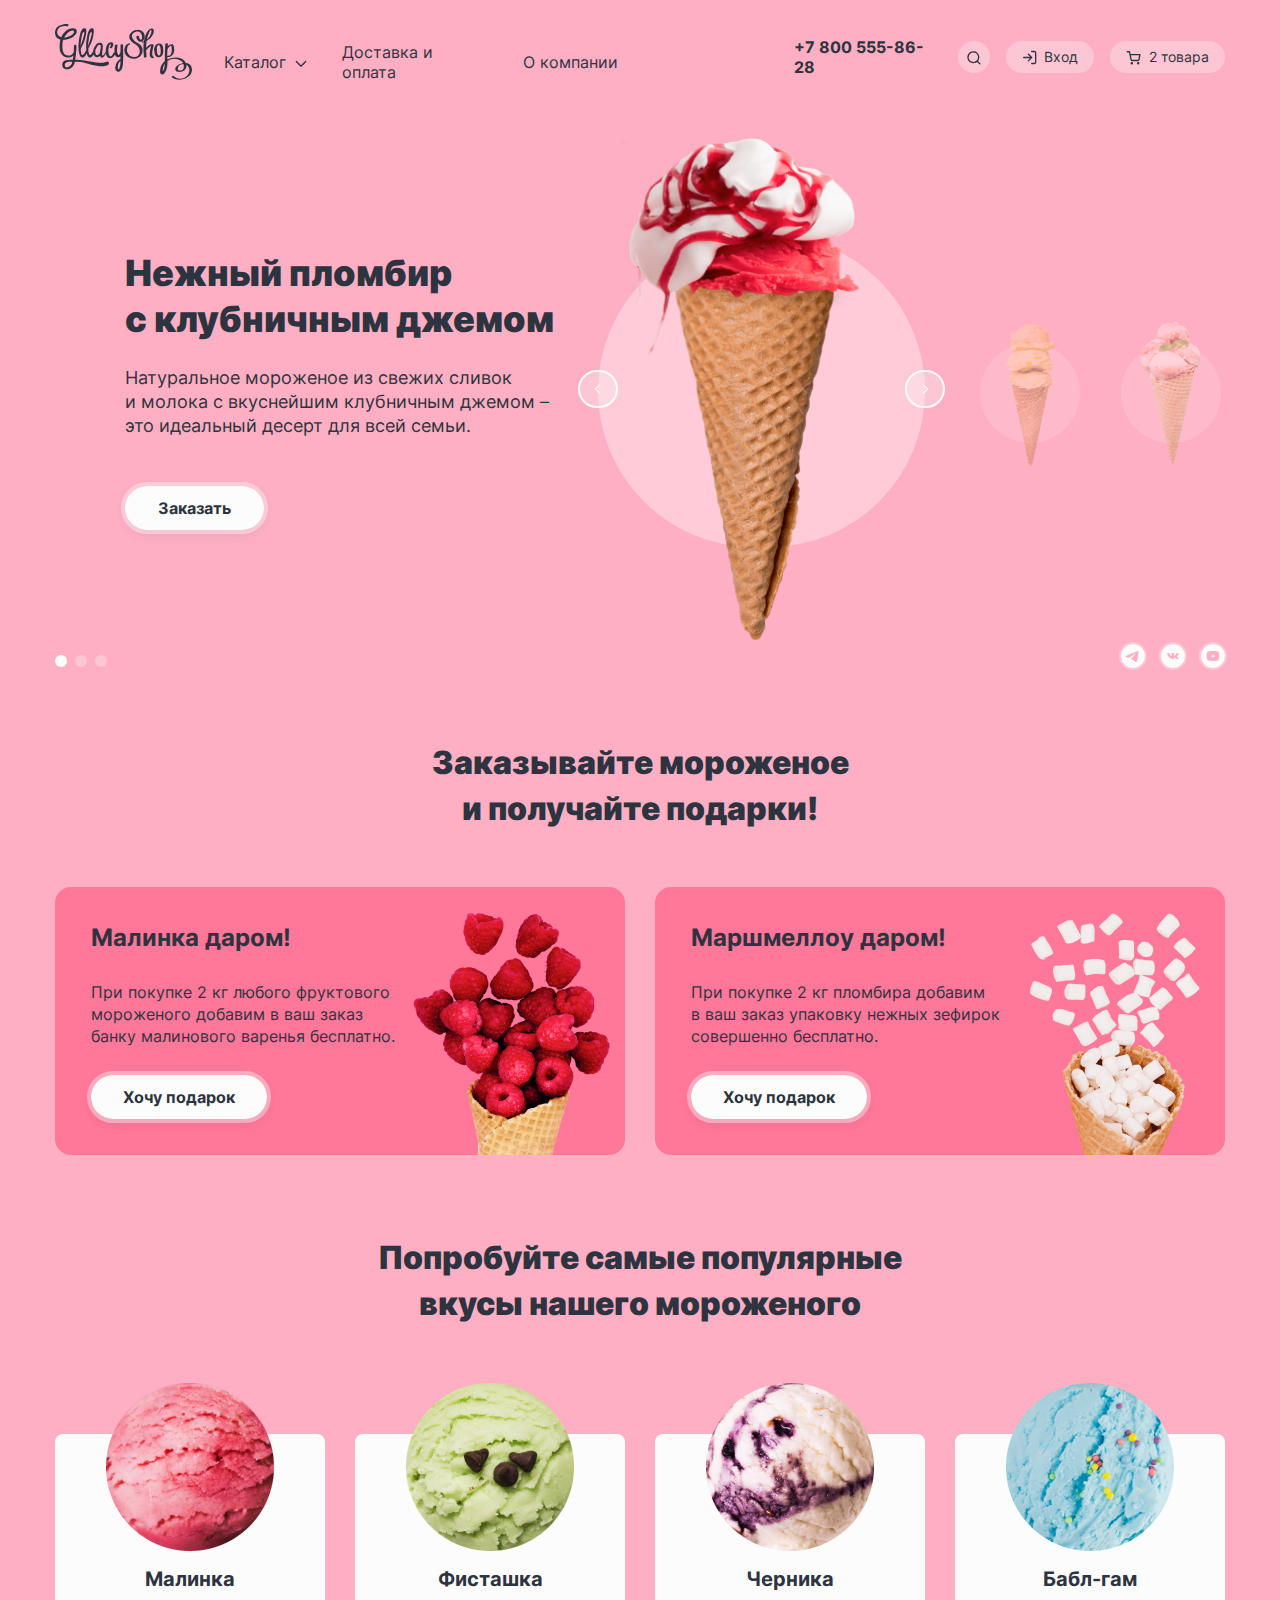
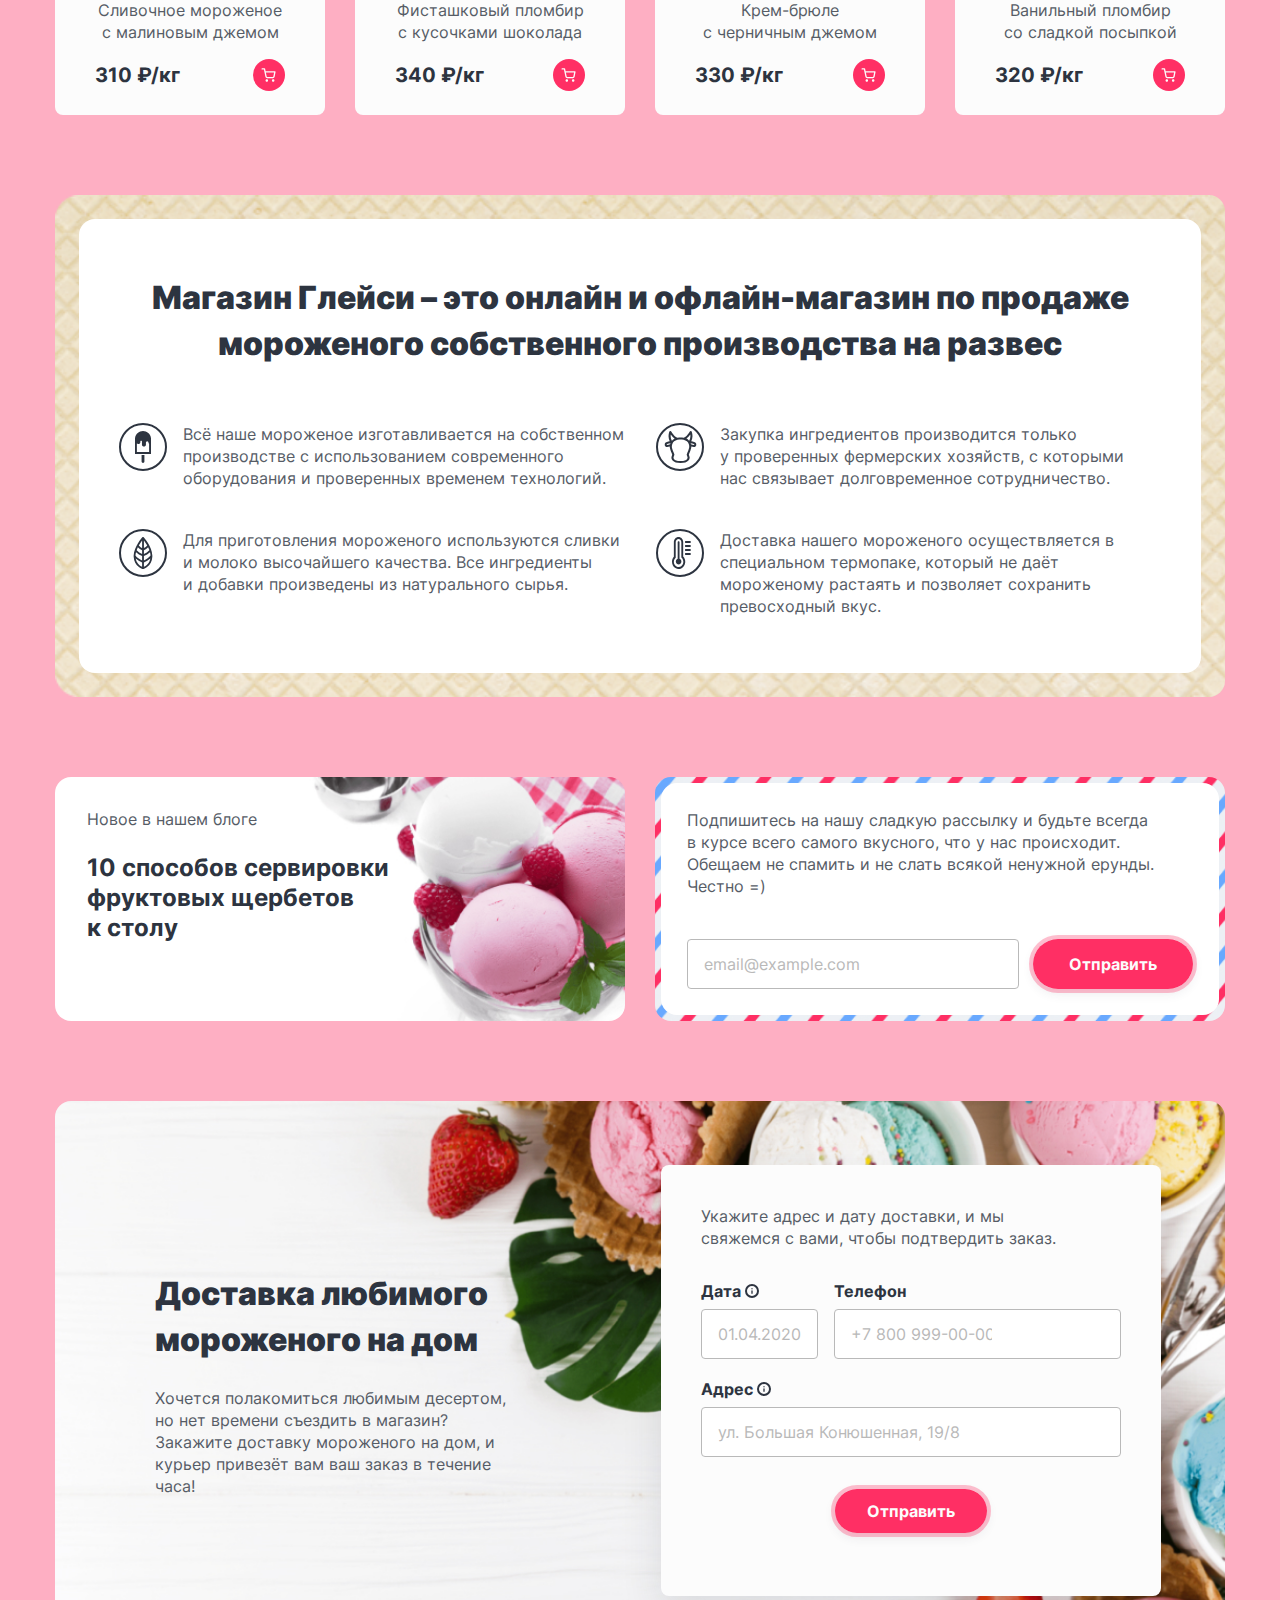
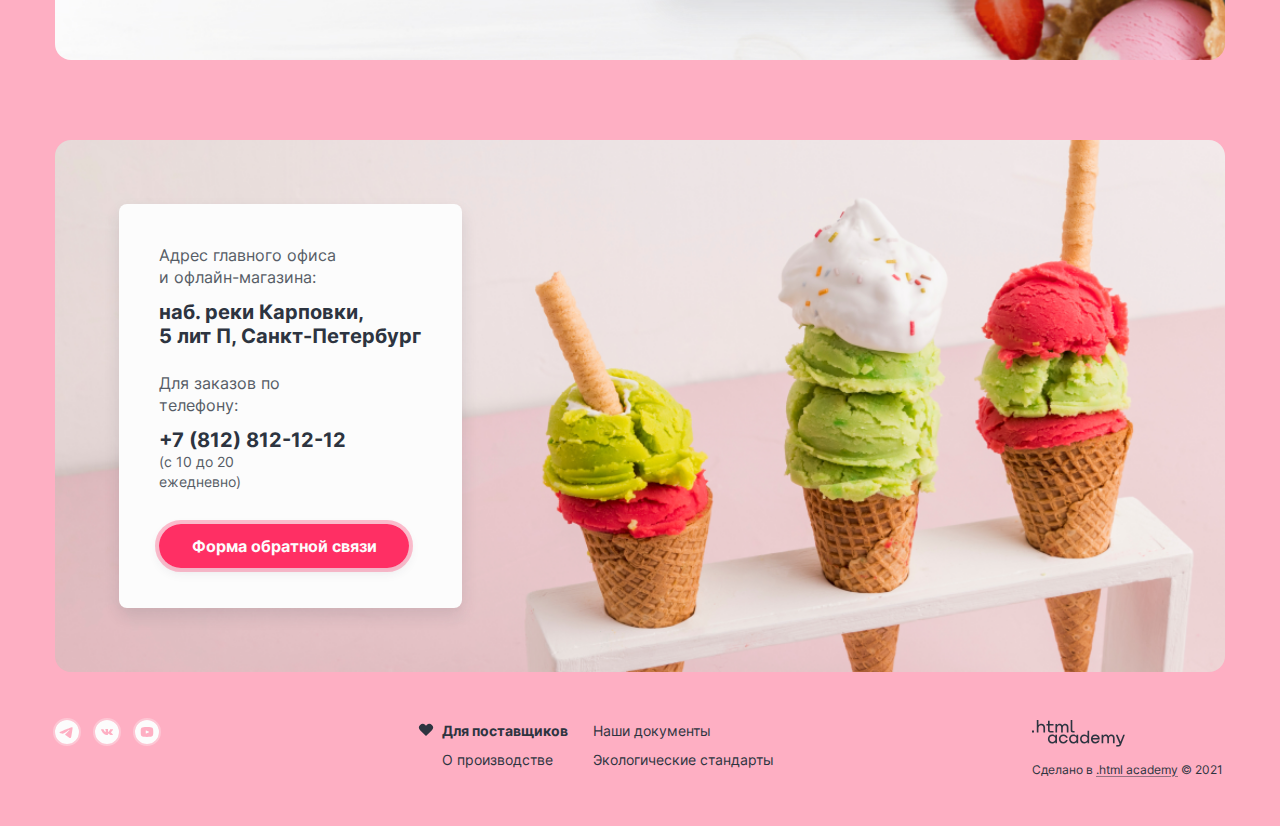
<file: 1/index.html>
<!DOCTYPE html>
<html lang="ru">

  <head>
    <meta charset="utf-8">
    <title>HTML Academy: Глейси</title>
    <link rel="stylesheet" href="styles/style.css">
    <link rel="icon" sizes="32x32" href="./images/favicon.png" type="image/png">
    <base href="https://htmlacademy-htmlcss.github.io/2385039-gllacy-1/1/">
</head>

  <!--Для смены фона на голубой - класс body-theme-pink заменить на класс body-theme-blue;
  на желтый - класс body-theme-pink заменить на класс body-theme-yellow-->

  <body class="body body-theme-pink">
    <!--Шапка главной страницы сайта-->
    <header class="header">
      <h1 class="visually-hidden">Каталог продукции компании Глейси.</h1>
      <div class="header-wrapper">
        <div class="header-logo-wrapper">
          <a class="header-logo-link" href="#">
            <img class="header-logo" width="137" height="56" src="./images/logo/header-logo.svg"
              alt="Логотип интернет-магазина Глейси.">
          </a>
        </div>
        <div class="header-navigation-wrapper">
          <!--Навигация левой части главной страницы-->
          <!--Каталог продукции-->
          <nav class="header-navigation-left">
            <ul class="header-navigation-left-list">
              <li class="header-navigation-left-item">
                <a class="header-navigation-left-link header-catalog-link" href="catalog.html">Каталог
                  <svg aria-hidden="true" focusable="false" class="arrow-icon" xmlns="http://www.w3.org/2000/svg"
                    width="16" height="17" viewBox="0 0 16 17" fill="currentColor">
                    <path fill-rule="evenodd" clip-rule="evenodd"
                      d="M3.80812 7.05317C3.54777 6.79282 3.12566 6.79282 2.86531 7.05317C2.60496 7.31352 2.60496 7.73563 2.86531 7.99598L7.52565 12.6563C7.52771 12.6584 7.52979 12.6606 7.53189 12.6626C7.66259 12.7933 7.83404 12.8584 8.00534 12.8579C8.1753 12.8574 8.34511 12.7923 8.47478 12.6626C8.47687 12.6606 8.47894 12.6585 8.48099 12.6564L13.1414 7.99598C13.4017 7.73563 13.4017 7.31352 13.1414 7.05317C12.881 6.79282 12.4589 6.79282 12.1986 7.05317L8.00334 11.2484L3.80812 7.05317Z" />
                  </svg>
                </a>
                <!--Открывающийся подкаталог продукции-->
                <ul class="subcatalog">
                  <li class="subcatalog-list">
                    <a class="subcatalog-link subcatalog-link-new" href="#">
                      Новинки
                    </a>
                  </li>
                  <li class="subcatalog-list">
                    <a class="subcatalog-link" href="#"> Сливочное </a>
                  </li>
                  <li class="subcatalog-list">
                    <a class="subcatalog-link" href="#"> Щербеты </a>
                  </li>
                  <li class="subcatalog-list">
                    <a class="subcatalog-link" href="#"> Фруктовый лед </a>
                  </li>
                  <li class="subcatalog-list">
                    <a class="subcatalog-link" href="#"> Мелорин </a>
                  </li>
                </ul>
              </li>
              <li class="header-navigation-left-item">
                <a class="header-navigation-left-link" href="#">
                  Доставка и оплата
                </a>
              </li>
              <li class="header-navigation-left-item">
                <a class="header-navigation-left-link" href="#">
                  О компании
                </a>
              </li>
            </ul>
          </nav>
          <!--Навигация правой части главной страницы-->
          <nav class="header-navigation-right">
            <a class="header-phone-link" href="tel:+78005558628">+7 800 555-86-28
            </a>
            <!--Поиск по сайту-->
            <div class="header-search-wrapper">
              <a class="header-navigation-search" href="#">
                <svg aria-hidden="true" focusable="false" xmlns="http://www.w3.org/2000/svg" width="16" height="17"
                  fill="currentColor" viewBox="0 0 16 17">
                  <path fill-rule="evenodd"
                    d="M2.663 8.188a4.667 4.667 0 1 1 8.028 3.237.67.67 0 0 0-.123.124 4.667 4.667 0 0 1-7.904-3.361Zm8.412 4.688a6 6 0 1 1 .943-.943l2.45 2.45a.667.667 0 1 1-.943.943l-2.45-2.45Z"
                    clip-rule="evenodd" />
                </svg>
                <span class="visually-hidden"> Поиск по сайту. </span>
              </a>
              <form class="header-search-tooltip" action="https://echo.htmlacademy.ru/" method="get">
                <input class="search-input-tooltip" aria-label="Поиск по сайту" type="text" name="search"
                  placeholder="Поиск по сайту" required>
                <button class="header-search-button" type="reset">
                  <span class="visually-hidden">
                    Сбросить запрос.
                  </span>
                </button>
              </form>
            </div>
            <!--Вход в личный кабинет-->
            <div class="header-entrance-wrapper">
              <a class="header-navigation-right-entrance" href="#">
                <svg aria-hidden="true" focusable="false" xmlns="http://www.w3.org/2000/svg" width="16" height="17"
                  viewBox="0 0 16 17" fill="currentColor">
                  <path fill-rule="evenodd" clip-rule="evenodd"
                    d="M9 2.52461C9 2.15642 9.29848 1.85794 9.66667 1.85794H12.3333C12.8638 1.85794 13.3725 2.06865 13.7475 2.44373C14.1226 2.8188 14.3333 3.32751 14.3333 3.85794V13.1913C14.3333 13.7217 14.1226 14.2304 13.7475 14.6055C13.3725 14.9806 12.8638 15.1913 12.3333 15.1913H9.66667C9.29848 15.1913 9 14.8928 9 14.5246C9 14.1564 9.29848 13.8579 9.66667 13.8579H12.3333C12.5101 13.8579 12.6797 13.7877 12.8047 13.6627C12.9298 13.5377 13 13.3681 13 13.1913V3.85794C13 3.68113 12.9298 3.51156 12.8047 3.38654C12.6797 3.26151 12.5101 3.19127 12.3333 3.19127H9.66667C9.29848 3.19127 9 2.8928 9 2.52461ZM5.86189 4.71987C6.12224 4.45952 6.54435 4.45952 6.8047 4.71987L10.1338 8.04897C10.1509 8.06579 10.1671 8.08353 10.1824 8.1021C10.2142 8.1409 10.2411 8.18246 10.2628 8.22589C10.3079 8.31575 10.3333 8.41721 10.3333 8.52461C10.3333 8.63323 10.3074 8.73579 10.2613 8.8264C10.241 8.86635 10.2164 8.90469 10.1876 8.94072C10.1708 8.96172 10.1527 8.98169 10.1335 9.0005L6.8047 12.3293C6.54435 12.5897 6.12224 12.5897 5.86189 12.3293C5.60154 12.069 5.60154 11.6469 5.86189 11.3865L8.05715 9.19127H1.66667C1.29848 9.19127 1 8.8928 1 8.52461C1 8.15642 1.29848 7.85794 1.66667 7.85794H8.05715L5.86189 5.66268C5.60154 5.40233 5.60154 4.98022 5.86189 4.71987Z" />
                </svg>
                <span class="entrance-icon">Вход</span>
              </a>
              <form class="header-entrance-tooltip" action="https://echo.htmlacademy.ru/" method="get">
                <h2 class="header-entrance-tooltip-title">Личный кабинет</h2>
                <label class="email-form-tooltip">
                  <span class="visually-hidden">Email.</span>
                  <input class="email-input-tooltip" name="email" type="email" placeholder="email@example.com" required>
                </label>
                <label class="password-form">
                  <span class="visually-hidden">Пароль.</span>
                  <input class="password-input" name="password" type="password" value="" required>
                </label>
                <div class="button-entrance-wrapper">
                  <button class="button button-entrance" type="button">
                    Войти
                  </button>
                  <div class="registration-wrapper">
                    <a class="password-lose" href="#">
                      Забыли пароль?
                    </a>
                    <a class="registration-new" href="#">
                      Регистрация
                    </a>
                  </div>
                </div>
              </form>
            </div>
            <div class="cart-wrapper">
              <a class="header-navigation-right-cart" href="#">
                <svg class="cart-icon" aria-hidden="true" focusable="false" xmlns="http://www.w3.org/2000/svg"
                  width="16" height="17" fill="currentColor" viewBox="0 0 16 17">
                  <path fill-rule="evenodd"
                    d="M1.167 2.108a.667.667 0 0 0 0 1.333h1.77l.468 2.336a.664.664 0 0 0 .011.053l.967 4.833a1.826 1.826 0 0 0 1.819 1.47h5.62a1.826 1.826 0 0 0 1.819-1.47l.001-.005.927-4.861a.667.667 0 0 0-.655-.792H4.611l-.473-2.361a.667.667 0 0 0-.654-.536H1.167Zm4.524 8.294-.813-4.064h8.23l-.775 4.067a.493.493 0 0 1-.492.395H6.183a.492.492 0 0 1-.492-.397Zm-1.134 3.961a1.246 1.246 0 1 1 2.492 0 1.246 1.246 0 0 1-2.492 0Zm6.374 0a1.246 1.246 0 1 1 2.491 0 1.246 1.246 0 0 1-2.491 0Z"
                    clip-rule="evenodd" />
                </svg>
                <span class="cart-content">2&nbsp;товара</span>
              </a>
              <!--Хедер. Попап корзины-->
              <div class="cart-tooltip-wrapper">
                <div class="tooltip-cart" role="tooltip" id="tooltip-label-cart">
                  <h2 class="tooltip-cart-title">Корзина</h2>
                  <div class="tooltip-cart-list">
                    <img class="tooltip-list-image" width="46" height="46" src="./images/cart-tooltip/raspberry.svg"
                      alt="Фото мороженого Малинка.">
                    <div class="tooltip-cart-wrapper">
                      <a class="tooltip-cart-link" href="#">Малинка</a>
                      <span class="tooltip-list-content">1 кг х 310 ₽</span>
                    </div>
                    <span class="tooltip-list-count">310 ₽</span>
                  </div>
                  <div class="tooltip-cart-list">
                    <img class="tooltip-list-image" width="46" height="46" src="./images/cart-tooltip/bubble-gum.svg"
                      alt="Фото мороженого Бабл-гам.">
                    <div class="tooltip-cart-wrapper">
                      <a class="tooltip-cart-link" href="#">Бабл-гам</a>
                      <span class="tooltip-list-content">1,5 кг х 320 ₽</span>
                    </div>
                    <span class="tooltip-list-count">480 ₽</span>
                  </div>
                </div>
                <div class="tooltip-cart-total-wrapper">
                  <button class="button button-checkout" type="button">Оформить заказ</button>
                  <span class="tooltip-cart-total">Итого: 790 ₽</span>
                </div>
              </div>
            </div>

            <!--Верстка пустой карзины-->
            <div class="cart-wrapper-empty">
              <a class="cart-empty" href="#">
                <span class="visually-hidden">Ссылка для входа в корзину.</span>
                <svg aria-hidden="true" focusable="false" xmlns="http://www.w3.org/2000/svg" width="16" height="17"
                  fill="currentColor" viewBox="0 0 16 17">
                  <path fill-rule="evenodd"
                    d="M1.167 2.108a.667.667 0 0 0 0 1.333h1.77l.468 2.336a.664.664 0 0 0 .011.053l.967 4.833a1.826 1.826 0 0 0 1.819 1.47h5.62a1.826 1.826 0 0 0 1.819-1.47l.001-.005.927-4.861a.667.667 0 0 0-.655-.792H4.611l-.473-2.361a.667.667 0 0 0-.654-.536H1.167Zm4.524 8.294-.813-4.064h8.23l-.775 4.067a.493.493 0 0 1-.492.395H6.183a.492.492 0 0 1-.492-.397Zm-1.134 3.961a1.246 1.246 0 1 1 2.492 0 1.246 1.246 0 0 1-2.492 0Zm6.374 0a1.246 1.246 0 1 1 2.491 0 1.246 1.246 0 0 1-2.491 0Z"
                    clip-rule="evenodd" />
                </svg>
                Нет товаров
              </a>
              <div class="cart-tooltip-empty-wrapper">
                <div class="cart-tooltip-empty" role="tooltip">
                  <p class="cart-tooltip-empty-info">
                    Ваша корзина пока пуста
                  </p>
                </div>
              </div>
            </div>
          </nav>
        </div>
      </div>
    </header>

    <!--Главная страница-->
    <main class="main-container">
      <!--Слайдер-секция-->
      <section class="section-slider">
        <h2 class="visually-hidden">Галарея.</h2>
        <div class="section-slider-wrapper">
          <ul class="section-slider-list">
            <li class="section-slider-active section-slider-theme-pink">
              <div class="slider-info-wrapper">
                <h3 class="section-slider-title">
                  Нежный пломбир с&nbsp;клубничным&nbsp;джемом
                </h3>
                <p class="section-slider-info">
                  Натуральное мороженое из свежих сливок и&nbsp;молока с вкуснейшим
                  клубничным джемом – это&nbsp;идеальный десерт для всей семьи.
                </p>
                <button class="button button-order" type="button">
                  Заказать
                </button>
              </div>
              <div class="section-slider-image-wrapper">
                <div class="slider-image-wrapper-1">
                  <button aria-label="Переключатель слайдера влево" class="button slider-arrow-left" type="button">
                    <svg aria-hidden="true" focusable="false" class="arrow-left" xmlns="http://www.w3.org/2000/svg"
                      width="17" height="16" fill="currentColor" viewBox="0 0 17 16">
                      <path fill-rule="evenodd"
                        d="M9.71 13.135a.665.665 0 0 0 .94-.94l-4.2-4.201 4.2-4.202a.665.665 0 0 0-.94-.94L5.042 7.52l-.003.003c-.26.26-.26.681 0 .94l4.671 4.672Z"
                        clip-rule="evenodd" />
                    </svg>
                  </button>
                  <img class="section-slider-image-1" width="328" height="507"
                    src="./images/section-slider/slider-image-1.jpg" alt="Фото пломбира с клубничным джемом.">
                  <button aria-label="Переключатель слайдера вправо" class="button slider-arrow-right" type="button">
                    <svg aria-hidden="true" focusable="false" class="arrow-right" xmlns="http://www.w3.org/2000/svg"
                      width="17" height="16" fill="currentColor" viewBox="0 0 17 16">
                      <path fill-rule="evenodd"
                        d="M7.29 2.865a.665.665 0 1 0-.94.94l4.2 4.201-4.2 4.202a.665.665 0 0 0 .94.94l4.668-4.668.003-.003c.26-.26.26-.681 0-.94L7.29 2.864Z"
                        clip-rule="evenodd" />
                    </svg>
                  </button>
                </div>
                <div class="slider-image-wrapper-2">
                  <img class="section-slider-image-2" width="66" height="150"
                    src="./images/section-slider/slider-image-2.jpg" alt="Фото сливочного мороженого со вкусом банана.">
                </div>
                <div class="slider-image-wrapper-3">
                  <img class="section-slider-image-3" width="66" height="150"
                    src="./images/section-slider/slider-image-3.jpg" alt="Фото карамельного пломбира с маршмеллоу.">
                </div>
              </div>
            </li>
            <li class="section-slider-theme-blue">
              <div class="slider-info-wrapper">
                <h3 class="section-slider-title">
                  Сливочное мороженое со вкусом банана
                </h3>
                <p class="section-slider-info">
                  Сливочное мороженое с ярким банановым
                  вкусом подарит вам свежесть и&nbsp;наслаждение
                  даже в самый жаркий
                  летний&nbsp;день.
                </p>
                <button class="button button-order" type="button">
                  Заказать
                </button>
              </div>
              <div class="section-slider-image-wrapper">
                <div class="slider-image-wrapper-1">
                  <button class="button slider-arrow-left" type="button">
                    <img class="arrow-left" src="./images/section-slider/arrow-left-icon.svg" width="16" height="16"
                      alt="Стрелка-переключатель слайдера влево.">
                  </button>
                  <img class="section-slider-image-1" width="328" height="507"
                    src="./images/section-slider/slider-image-2.jpg" alt="Фото сливочного мороженого со вкусом банана.">
                  <button class="button slider-arrow-right" type="button">
                    <img class="arrow-right" src="./images/section-slider/arrow-right-icon.svg" width="16" height="16"
                      alt="Стрелка-переключатель слайдера вправо.">
                  </button>
                </div>
                <div class="slider-image-wrapper-2">
                  <img class="section-slider-image-2" width="66" height="150"
                    src="./images/section-slider/slider-image-3.jpg" alt="Фото карамельного пломбира с маршмеллоу.">
                </div>
                <div class="slider-image-wrapper-3">
                  <img class="section-slider-image-3" width="66" height="150"
                    src="./images/section-slider/slider-image-1.jpg" alt="Фото пломбира с клубничным джемом.">
                </div>
              </div>
            </li>
            <li class="section-slider-theme-yellow">
              <div class="slider-info-wrapper">
                <h3 class="section-slider-title">
                  Карамельный пломбир с маршмеллоу
                </h3>
                <p class="section-slider-info">
                  Необычный сладкий десерт с&nbsp;карамельным
                  топпингом и кусочками
                  зефира завоюет сердца&nbsp;сладкоежек всех
                  возрастов.
                </p>
                <button class="button button-order" type="button">
                  Заказать
                </button>
              </div>
              <div class="section-slider-image-wrapper">
                <div class="slider-image-wrapper-1">
                  <button class="button slider-arrow-left" type="button">
                    <img class="arrow-left" src="./images/section-slider/arrow-left-icon.svg" width="16" height="16"
                      alt="Стрелка-переключатель слайдера влево.">
                  </button>
                  <img class="section-slider-image-1" width="328" height="507"
                    src="./images/section-slider/slider-image-3.jpg" alt="Фото карамельного пломбира с маршмеллоу.">
                  <button class="button slider-arrow-right" type="button">
                    <img class="arrow-right" src="./images/section-slider/arrow-right-icon.svg" width="16" height="16"
                      alt="Стрелка-переключатель слайдера вправо.">
                  </button>
                </div>
                <div class="slider-image-wrapper-2">
                  <img class="section-slider-image-2" width="66" height="150"
                    src="./images/section-slider/slider-image-1.jpg" alt="Фото пломбира с клубничным джемом.">
                </div>
                <div class="slider-image-wrapper-3">
                  <img class="section-slider-image-3" width="66" height="150"
                    src="./images/section-slider/slider-image-2.jpg" alt="Фото сливочного мороженого со вкусом банана.">
                </div>
              </div>
            </li>
          </ul>
          <!--Пагинация слайдеров-->
          <div class="slider-pagination-wrapper">
            <ul class="slider-pagination">
              <li class="slider-pagination-item">
                <button class="slider-radio slider-radio-checked" type="button"></button>
                <span class="visually-hidden">Предыдущий слайдер.</span>
              </li>
              <li class="slider-pagination-item">
                <button class="slider-radio" type="button"></button>
                <span class="visually-hidden">Следующий слайдер.</span>
              </li>
              <li class="slider-pagination-item">
                <button class="slider-radio" type="button"></button>
                <span class="visually-hidden">Последующий слайдер.</span>
              </li>
            </ul>
          </div>
        </div>
        <!--Социальные сети-->
        <div class="slider-social-links">
          <h2 class="visually-hidden">Ссылка на социальные сети.</h2>
          <ul class="slider-social-list">
            <li class="social-item">
              <a class="social-tme" href="https://t.me/htmlacademy">
                <svg aria-hidden="true" focusable="false" xmlns="http://www.w3.org/2000/svg" width="24" height="24"
                  viewBox="0 0 24 24" fill="none">
                  <path fill="#FCFCFC" fill-rule="evenodd"
                    d="M24 12a12 12 0 1 1-24 0 12 12 0 0 1 24 0ZM12.43 8.86c-1.17.48-3.5 1.49-7 3.01-.57.23-.86.45-.9.67-.04.36.42.5 1.04.7l.27.08c.6.2 1.43.44 1.86.45.39 0 .82-.16 1.3-.48 3.27-2.21 4.96-3.33 5.06-3.35.08-.02.18-.04.25.02.07.07.07.18.06.22-.05.19-1.84 1.86-2.77 2.72a28.24 28.24 0 0 0-.82.79c-.57.54-1 .96.02 1.63.5.32.89.59 1.28.85a88.77 88.77 0 0 0 1.8 1.23c.5.35.95.67 1.5.62.32-.03.65-.33.82-1.23.4-2.13 1.18-6.73 1.36-8.63.01-.16 0-.31-.02-.47a.5.5 0 0 0-.17-.33.78.78 0 0 0-.46-.14c-.46.01-1.15.25-4.48 1.64Z"
                    clip-rule="evenodd"></path>
                </svg>
                <span class="visually-hidden">Телеграм.</span>
              </a>
            </li>
            <li class="social-item">
              <a class="social-vk" href="https://vk.com/htmlacademy">
                <svg aria-hidden="true" focusable="false" xmlns="http://www.w3.org/2000/svg" width="24" height="24"
                  fill="none" viewBox="0 0 24 24">
                  <path fill="#FCFCFC" fill-rule="evenodd"
                    d="M24 12a12 12 0 1 1-24 0 12 12 0 0 1 24 0Zm-11.41 2.97h-.72s-1.58.09-2.98-1.18C7.37 12.4 6.03 9.65 6.03 9.65s-.07-.18 0-.27c.1-.1.36-.1.36-.1l1.72-.01s.16.02.27.1c.1.05.15.17.15.17s.28.61.65 1.17c.71 1.08 1.05 1.32 1.29 1.2.35-.16.25-1.53.25-1.53s0-.5-.18-.71c-.14-.17-.41-.22-.53-.24-.1-.01.06-.2.26-.3.31-.13.86-.13 1.5-.13.5 0 .65.03.84.07.46.1.44.41.41 1.08l-.02.7v.18c-.01.34-.02.73.23.88.13.07.45 0 1.26-1.19.38-.56.66-1.23.66-1.23s.07-.12.16-.17c.1-.05.24-.04.24-.04h1.8s.54-.06.63.15c.1.23-.2.75-.94 1.61-.7.82-1.03 1.12-1 1.38.01.2.23.38.66.72.89.73 1.13 1.1 1.18 1.2l.01.01c.4.58-.44.62-.44.62l-1.6.02s-.34.06-.8-.2a3.94 3.94 0 0 1-.69-.6c-.33-.34-.65-.66-.91-.58-.45.12-.44.96-.44.96s0 .18-.1.28c-.1.1-.32.12-.32.12Z"
                    clip-rule="evenodd"></path>
                </svg>
                <span class="visually-hidden">ВКонтакте.</span>
              </a>
            </li>
            <li class="social-item">
              <a class="social-youtube" href="https://www.youtube.com/user/htmlacademyru">
                <svg aria-hidden="true" focusable="false" xmlns="http://www.w3.org/2000/svg" width="24" height="24"
                  fill="none" viewBox="0 0 24 24">
                  <path fill="#FCFCFC"
                    d="m14 11.8-2.8-1.32c-.25-.11-.45.01-.45.29v2.46c0 .28.2.4.45.29L14 12.2c.25-.12.25-.3 0-.42ZM12 0a12 12 0 1 0 0 24 12 12 0 0 0 0-24Zm0 16.88c-6.14 0-6.25-.56-6.25-4.88s.1-4.88 6.25-4.88c6.14 0 6.25.56 6.25 4.88s-.1 4.88-6.25 4.88Z">
                  </path>
                </svg>
                <span class="visually-hidden">Ютуб.</span>
              </a>
            </li>
          </ul>
        </div>
      </section>
      <!--Раздел промо акций-->
      <section class="section-promotion">
        <h2 class="section-promotion-title">
          Заказывайте мороженое и&nbsp;получайте&nbsp;подарки!
        </h2>
        <div class="section-promotion-list-wrapper">
          <div class="section-promotion-list section-promotion-img-1">
            <b class="section-promotion-slogan">Малинка даром!</b>
            <p class="section-promotion-action">
              При покупке 2 кг любого фруктового мороженого&nbsp;добавим в ваш
              заказ банку&nbsp;малинового&nbsp;варенья бесплатно.
            </p>
            <a class="promotion-link" href="#">
              Хочу подарок
            </a>
          </div>
          <div class="section-promotion-list section-promotion-img-2">
            <b class="section-promotion-slogan">Маршмеллоу даром!</b>
            <p class="section-promotion-action">
              При покупке 2 кг пломбира&nbsp;добавим
              в&nbsp;ваш&nbsp;заказ&nbsp;упаковку нежных зефирок
              совершенно&nbsp;бесплатно.
            </p>
            <a class="promotion-link" href="#">
              Хочу подарок
            </a>
          </div>
        </div>
      </section>
      <!--Раздел популярной продукции-->
      <section class="section-popular">
        <div class="section-popular-wrapper">
          <h2 class="section-popular-title">
            Попробуйте самые популярные вкусы&nbsp;нашего мороженого
          </h2>
          <ul class="section-popular-list">
            <li class="section-popular-card">
              <img class="section-popular-image" width="168" height="168"
                src="./images/section-popular/popular-image-1.jpg" alt="Фото мороженого Малинка.">
              <a class="section-popular-link" href="#"> Малинка </a>
              <p class="section-popular-info">
                Сливочное мороженое с&nbsp;малиновым джемом
              </p>
              <div class="price-cart-wrapper">
                <span class="section-popular-price"> 310 ₽/кг </span>
                <a class="section-popular-cart" href="#">
                  <svg aria-hidden="true" focusable="false" xmlns="http://www.w3.org/2000/svg" width="16" height="16"
                    viewBox="0 0 16 16" fill="currentColor">
                    <path fill-rule="evenodd" clip-rule="evenodd"
                      d="M1.16667 1.25C0.798477 1.25 0.5 1.54848 0.5 1.91667C0.5 2.28486 0.798477 2.58333 1.16667 2.58333H2.93794L3.40537 4.91872C3.40821 4.93667 3.41176 4.95438 3.416 4.97182L4.38338 9.80515L4.3835 9.80571C4.46706 10.2257 4.69562 10.603 5.02921 10.8715C5.36111 11.1387 5.77595 11.2813 6.20183 11.2748H11.8225C12.2484 11.2813 12.6633 11.1387 12.9952 10.8715C13.3289 10.6029 13.5575 10.2254 13.641 9.80515L13.641 9.80515L13.642 9.80016L14.5691 4.93872C14.6063 4.74355 14.5545 4.54195 14.4279 4.38887C14.3012 4.23578 14.1129 4.14716 13.9142 4.14716H4.61072L4.1381 1.78583C4.07574 1.47426 3.80215 1.25 3.4844 1.25H1.16667ZM5.69098 9.54444L4.87759 5.4805H13.1084L12.3328 9.54736C12.31 9.65988 12.2485 9.7609 12.1591 9.83291C12.0691 9.90535 11.9565 9.94383 11.841 9.94162L11.841 9.94149H11.8282H6.19614V9.94137L6.18337 9.94162C6.06787 9.94383 5.95528 9.90535 5.8653 9.83291C5.77531 9.76048 5.71368 9.6587 5.69117 9.5454L5.69098 9.54444ZM4.55739 13.5054C4.55739 12.8175 5.1151 12.2597 5.80307 12.2597C6.49105 12.2597 7.04876 12.8175 7.04876 13.5054C7.04876 14.1934 6.49105 14.7511 5.80307 14.7511C5.1151 14.7511 4.55739 14.1934 4.55739 13.5054ZM10.9307 13.5054C10.9307 12.8175 11.4884 12.2597 12.1764 12.2597C12.8644 12.2597 13.4221 12.8175 13.4221 13.5054C13.4221 14.1934 12.8644 14.7511 12.1764 14.7511C11.4884 14.7511 10.9307 14.1934 10.9307 13.5054Z"
                      fill="currentColor" />
                  </svg>
                  <span class="visually-hidden">Корзина.</span>
                </a>
              </div>
            </li>
            <li class="section-popular-card">
              <img class="section-popular-image" width="168" height="168"
                src="./images/section-popular/popular-image-2.jpg" alt="Фото мороженого Фисташка.">
              <a class="section-popular-link" href="#"> Фисташка </a>
              <p class="section-popular-info">
                Фисташковый пломбир с&nbsp;кусочками шоколада
              </p>
              <div class="price-cart-wrapper">
                <span class="section-popular-price"> 340 ₽/кг </span>
                <a class="section-popular-cart" href="#">
                  <svg aria-hidden="true" focusable="false" xmlns="http://www.w3.org/2000/svg" width="16" height="16"
                    viewBox="0 0 16 16" fill="currentColor">
                    <path fill-rule="evenodd" clip-rule="evenodd"
                      d="M1.16667 1.25C0.798477 1.25 0.5 1.54848 0.5 1.91667C0.5 2.28486 0.798477 2.58333 1.16667 2.58333H2.93794L3.40537 4.91872C3.40821 4.93667 3.41176 4.95438 3.416 4.97182L4.38338 9.80515L4.3835 9.80571C4.46706 10.2257 4.69562 10.603 5.02921 10.8715C5.36111 11.1387 5.77595 11.2813 6.20183 11.2748H11.8225C12.2484 11.2813 12.6633 11.1387 12.9952 10.8715C13.3289 10.6029 13.5575 10.2254 13.641 9.80515L13.641 9.80515L13.642 9.80016L14.5691 4.93872C14.6063 4.74355 14.5545 4.54195 14.4279 4.38887C14.3012 4.23578 14.1129 4.14716 13.9142 4.14716H4.61072L4.1381 1.78583C4.07574 1.47426 3.80215 1.25 3.4844 1.25H1.16667ZM5.69098 9.54444L4.87759 5.4805H13.1084L12.3328 9.54736C12.31 9.65988 12.2485 9.7609 12.1591 9.83291C12.0691 9.90535 11.9565 9.94383 11.841 9.94162L11.841 9.94149H11.8282H6.19614V9.94137L6.18337 9.94162C6.06787 9.94383 5.95528 9.90535 5.8653 9.83291C5.77531 9.76048 5.71368 9.6587 5.69117 9.5454L5.69098 9.54444ZM4.55739 13.5054C4.55739 12.8175 5.1151 12.2597 5.80307 12.2597C6.49105 12.2597 7.04876 12.8175 7.04876 13.5054C7.04876 14.1934 6.49105 14.7511 5.80307 14.7511C5.1151 14.7511 4.55739 14.1934 4.55739 13.5054ZM10.9307 13.5054C10.9307 12.8175 11.4884 12.2597 12.1764 12.2597C12.8644 12.2597 13.4221 12.8175 13.4221 13.5054C13.4221 14.1934 12.8644 14.7511 12.1764 14.7511C11.4884 14.7511 10.9307 14.1934 10.9307 13.5054Z"
                      fill="currentColor" />
                  </svg>
                  <span class="visually-hidden">Корзина.</span>
                </a>
              </div>
            </li>
            <li class="section-popular-card">
              <img class="section-popular-image" width="168" height="168"
                src="./images/section-popular/popular-image-3.jpg" alt="Фото мороженого Черника.">
              <a class="section-popular-link" href="#"> Черника </a>
              <p class="section-popular-info">Крем-брюле с&nbsp;черничным джемом</p>
              <div class="price-cart-wrapper">
                <span class="section-popular-price"> 330 ₽/кг </span>
                <a class="section-popular-cart" href="#">
                  <svg aria-hidden="true" focusable="false" xmlns="http://www.w3.org/2000/svg" width="16" height="16"
                    viewBox="0 0 16 16" fill="currentColor">
                    <path fill-rule="evenodd" clip-rule="evenodd"
                      d="M1.16667 1.25C0.798477 1.25 0.5 1.54848 0.5 1.91667C0.5 2.28486 0.798477 2.58333 1.16667 2.58333H2.93794L3.40537 4.91872C3.40821 4.93667 3.41176 4.95438 3.416 4.97182L4.38338 9.80515L4.3835 9.80571C4.46706 10.2257 4.69562 10.603 5.02921 10.8715C5.36111 11.1387 5.77595 11.2813 6.20183 11.2748H11.8225C12.2484 11.2813 12.6633 11.1387 12.9952 10.8715C13.3289 10.6029 13.5575 10.2254 13.641 9.80515L13.641 9.80515L13.642 9.80016L14.5691 4.93872C14.6063 4.74355 14.5545 4.54195 14.4279 4.38887C14.3012 4.23578 14.1129 4.14716 13.9142 4.14716H4.61072L4.1381 1.78583C4.07574 1.47426 3.80215 1.25 3.4844 1.25H1.16667ZM5.69098 9.54444L4.87759 5.4805H13.1084L12.3328 9.54736C12.31 9.65988 12.2485 9.7609 12.1591 9.83291C12.0691 9.90535 11.9565 9.94383 11.841 9.94162L11.841 9.94149H11.8282H6.19614V9.94137L6.18337 9.94162C6.06787 9.94383 5.95528 9.90535 5.8653 9.83291C5.77531 9.76048 5.71368 9.6587 5.69117 9.5454L5.69098 9.54444ZM4.55739 13.5054C4.55739 12.8175 5.1151 12.2597 5.80307 12.2597C6.49105 12.2597 7.04876 12.8175 7.04876 13.5054C7.04876 14.1934 6.49105 14.7511 5.80307 14.7511C5.1151 14.7511 4.55739 14.1934 4.55739 13.5054ZM10.9307 13.5054C10.9307 12.8175 11.4884 12.2597 12.1764 12.2597C12.8644 12.2597 13.4221 12.8175 13.4221 13.5054C13.4221 14.1934 12.8644 14.7511 12.1764 14.7511C11.4884 14.7511 10.9307 14.1934 10.9307 13.5054Z"
                      fill="currentColor" />
                  </svg>
                  <span class="visually-hidden">Корзина.</span>
                </a>
              </div>
            </li>
            <li class="section-popular-card">
              <img class="section-popular-image" width="168" height="168"
                src="./images/section-popular/popular-image-4.jpg" alt="Фото мороженого Бабл-гам.">
              <a class="section-popular-link" href="#"> Бабл-гам </a>
              <p class="section-popular-info">
                Ванильный пломбир со&nbsp;сладкой посыпкой
              </p>
              <div class="price-cart-wrapper">
                <span class="section-popular-price"> 320 ₽/кг </span>
                <a class="section-popular-cart" href="#">
                  <svg aria-hidden="true" focusable="false" xmlns="http://www.w3.org/2000/svg" width="16" height="16"
                    viewBox="0 0 16 16" fill="currentColor">
                    <path fill-rule="evenodd" clip-rule="evenodd"
                      d="M1.16667 1.25C0.798477 1.25 0.5 1.54848 0.5 1.91667C0.5 2.28486 0.798477 2.58333 1.16667 2.58333H2.93794L3.40537 4.91872C3.40821 4.93667 3.41176 4.95438 3.416 4.97182L4.38338 9.80515L4.3835 9.80571C4.46706 10.2257 4.69562 10.603 5.02921 10.8715C5.36111 11.1387 5.77595 11.2813 6.20183 11.2748H11.8225C12.2484 11.2813 12.6633 11.1387 12.9952 10.8715C13.3289 10.6029 13.5575 10.2254 13.641 9.80515L13.641 9.80515L13.642 9.80016L14.5691 4.93872C14.6063 4.74355 14.5545 4.54195 14.4279 4.38887C14.3012 4.23578 14.1129 4.14716 13.9142 4.14716H4.61072L4.1381 1.78583C4.07574 1.47426 3.80215 1.25 3.4844 1.25H1.16667ZM5.69098 9.54444L4.87759 5.4805H13.1084L12.3328 9.54736C12.31 9.65988 12.2485 9.7609 12.1591 9.83291C12.0691 9.90535 11.9565 9.94383 11.841 9.94162L11.841 9.94149H11.8282H6.19614V9.94137L6.18337 9.94162C6.06787 9.94383 5.95528 9.90535 5.8653 9.83291C5.77531 9.76048 5.71368 9.6587 5.69117 9.5454L5.69098 9.54444ZM4.55739 13.5054C4.55739 12.8175 5.1151 12.2597 5.80307 12.2597C6.49105 12.2597 7.04876 12.8175 7.04876 13.5054C7.04876 14.1934 6.49105 14.7511 5.80307 14.7511C5.1151 14.7511 4.55739 14.1934 4.55739 13.5054ZM10.9307 13.5054C10.9307 12.8175 11.4884 12.2597 12.1764 12.2597C12.8644 12.2597 13.4221 12.8175 13.4221 13.5054C13.4221 14.1934 12.8644 14.7511 12.1764 14.7511C11.4884 14.7511 10.9307 14.1934 10.9307 13.5054Z"
                      fill="currentColor" />
                  </svg>
                  <span class="visually-hidden">Корзина.</span>
                </a>
              </div>
            </li>
          </ul>
        </div>
      </section>
      <!--Раздел о преимуществах компании-->
      <div class="section-advantages-wrapper">
        <section class="section-advantages">
          <h2 class="section-advantages-title">
            Магазин Глейси – это онлайн и офлайн-магазин по продаже мороженого
            собственного производства на развес
          </h2>
          <div class="section-advantages-list-wrapper">
            <ol class="section-advantages-list">
              <li class="section-advantages-item section-advantages-technologies">
                <span class="visually-hidden">Картинка-иконка мороженого.</span>
                <p class="section-advantages-info">
                  Всё наше мороженое изготавливается на собственном производстве
                  с использованием современного оборудования и проверенных
                  временем технологий.
                </p>
              </li>
              <li class="section-advantages-item section-advantages-reliability">
                <span class="visually-hidden">Картинка-иконка коровы.</span>
                <p class="section-advantages-info">
                  Закупка ингредиентов производится только у&nbsp;проверенных
                  фермерских хозяйств, с которыми нас&nbsp;связывает
                  долговременное сотрудничество.
                </p>
              </li>
              <li class="section-advantages-item section-advantages-natural">
                <span class="visually-hidden">Картинка-иконка листочка.</span>
                <p class="section-advantages-info">
                  Для приготовления мороженого используются сливки и молоко
                  высочайшего качества. Все ингредиенты и&nbsp;добавки
                  произведены из натурального сырья.
                </p>
              </li>
              <li class="section-advantages-item section-advantages-quality">
                <span class="visually-hidden">Картинка-иконка термометра.</span>
                <p class="section-advantages-info">
                  Доставка нашего мороженого осуществляется в специальном
                  термопаке, который не даёт мороженому растаять и позволяет
                  сохранить превосходный вкус.
                </p>
              </li>
            </ol>
          </div>
        </section>
      </div>
      <!--Email рассылка-->
      <section class="section-mailing">
        <h2 class="visually-hidden">Email рассылка.</h2>
        <div class="section-mailing-wrapper">
          <a class="section-mailing-news" href="#"> Новое в нашем блоге </a>
          <a class="section-mailing-list" href="#">
            10 способов сервировки фруктовых щербетов к&nbsp;столу
          </a>
        </div>
        <div class="mailing-form-wrapper">
          <form class="mailing-form" action="https://echo.htmlacademy.ru/" method="post">
            <p class="mailing-form-info">
              Подпишитесь на нашу сладкую рассылку и будьте всегда
              в&nbsp;курсе&nbsp;всего самого вкусного, что у нас происходит. Обещаем не спамить и не слать всякой
              ненужной ерунды.
              Честно =)
            </p>
            <div class="email-form-wrapper">
              <label class="email-form">
                <span class="visually-hidden">Email.</span>
                <input class="email-input" name="email" type="email" placeholder="email@example.com">
              </label>
              <button class="button button-subscribe" type="submit">
                Отправить
              </button>
            </div>
          </form>
        </div>
      </section>
      <!--Раздел доставки продукции-->
      <section class="section-delivery">
        <h2 class="visually-hidden">Доставка продукции.</h2>
        <div class="delivery-info-wrapper">
          <h3 class="section-delivery-title">
            Доставка любимого мороженого на дом
          </h3>
          <p class="section-delivery-info">
            Хочется полакомиться любимым десертом, но&nbsp;нет времени съездить в
            магазин? Закажите доставку мороженого на дом, и курьер привезёт вам
            ваш заказ в течение часа!
          </p>
        </div>
        <div class="section-delivery-wrapper">
          <p class="section-delivery-details">
            Укажите адрес и дату доставки, и мы свяжемся с вами, чтобы
            подтвердить заказ.
          </p>
          <form class="section-delivery-form" action="https://echo.htmlacademy.ru/" method="post">
            <div class="delivery-form-wrapper">
              <label class="delivery-form-date" for="date-input">
                Дата
              </label>
              <div class="delivery-form-date-tooltip">
                <span class="date-form-tooltip-toggle"></span>
                <div class="form-date-tooltip-info" role="tooltip" id="date-tooltip">
                  Введите желаемую дату доставки
                </div>
              </div>
                <input class="delivery-form-date-input" id="date-input" name="date" type="text" placeholder="01.04.2020">
            </div>
            <div class="delivery-form-wrapper">
              <label class="delivery-form-tel">
                Телефон
                <input class="delivery-form-tel-input" type="tel" placeholder="+7 800 999-00-00">
              </label>
            </div>
            <div class="delivery-form-wrapper">
              <label class="delivery-form-address" for="address-input">
                Адрес
              </label>
                <input class="delivery-form-address-input" id="address-input" name="address" type="text"
                  placeholder="ул. Большая Конюшенная, 19/8">
              <div class="delivery-form-address-tooltip">
                <span class="address-form-tooltip-toggle"></span>
                <div class="form-address-tooltip-info" role="tooltip" id="address-tooltip">
                  Введите название улицы, дома и квартиры
                </div>
              </div>
            </div>
            <button class="button button-delivery-subscribe" type="submit">
              Отправить
            </button>
          </form>
        </div>
      </section>
      <!--Форма обратной связи-->
      <div class="section-feedback-wrapper">
        <section class="section-feedback">
          <h2 class="visually-hidden">Форма обратной связи.</h2>
          <p class="section-feedback-title">
            Адрес главного офиса и офлайн-магазина:</p>
          <address class="section-feedback-address">
            <p class="section-feedback-address-item">
              наб. реки Карповки, 5&nbsp;лит&nbsp;П, Санкт-Петербург
            </p>
          </address>
          <p class="section-feedback-order"> Для заказов по телефону: </p>
          <a class="section-feedback-tel" href="tel:+78128121212">
            +7&nbsp;(812)&nbsp;812-12-12
          </a>
          <p class="section-feedback-working"> (с 10 до 20 ежедневно) </p>
          <button class="button button-feedback" type="submit"> Форма обратной связи </button>
        </section>
      </div>
    </main>
    <!--Подвал сайта-->
    <footer class="page-footer">
      <div class="page-footer-wrapper">
        <!--Социальные сети-->
        <section class="footer-social-links">
          <h2 class="visually-hidden">Ссылка на социальные сети.</h2>
          <ul class="footer-social-list">
            <li class="social-item">
              <a class="social-tme" href="https://t.me/htmlacademy">
                <svg aria-hidden="true" focusable="false" xmlns="http://www.w3.org/2000/svg" width="24" height="24"
                  viewBox="0 0 24 24" fill="none">
                  <path fill="#FCFCFC" fill-rule="evenodd"
                    d="M24 12a12 12 0 1 1-24 0 12 12 0 0 1 24 0ZM12.43 8.86c-1.17.48-3.5 1.49-7 3.01-.57.23-.86.45-.9.67-.04.36.42.5 1.04.7l.27.08c.6.2 1.43.44 1.86.45.39 0 .82-.16 1.3-.48 3.27-2.21 4.96-3.33 5.06-3.35.08-.02.18-.04.25.02.07.07.07.18.06.22-.05.19-1.84 1.86-2.77 2.72a28.24 28.24 0 0 0-.82.79c-.57.54-1 .96.02 1.63.5.32.89.59 1.28.85a88.77 88.77 0 0 0 1.8 1.23c.5.35.95.67 1.5.62.32-.03.65-.33.82-1.23.4-2.13 1.18-6.73 1.36-8.63.01-.16 0-.31-.02-.47a.5.5 0 0 0-.17-.33.78.78 0 0 0-.46-.14c-.46.01-1.15.25-4.48 1.64Z"
                    clip-rule="evenodd"></path>
                </svg>
                <span class="visually-hidden">Телеграм.</span>
              </a>
            </li>
            <li class="social-item">
              <a class="social-vk" href="https://vk.com/htmlacademy">
                <svg aria-hidden="true" focusable="false" xmlns="http://www.w3.org/2000/svg" width="24" height="24"
                  fill="none" viewBox="0 0 24 24">
                  <path fill="#FCFCFC" fill-rule="evenodd"
                    d="M24 12a12 12 0 1 1-24 0 12 12 0 0 1 24 0Zm-11.41 2.97h-.72s-1.58.09-2.98-1.18C7.37 12.4 6.03 9.65 6.03 9.65s-.07-.18 0-.27c.1-.1.36-.1.36-.1l1.72-.01s.16.02.27.1c.1.05.15.17.15.17s.28.61.65 1.17c.71 1.08 1.05 1.32 1.29 1.2.35-.16.25-1.53.25-1.53s0-.5-.18-.71c-.14-.17-.41-.22-.53-.24-.1-.01.06-.2.26-.3.31-.13.86-.13 1.5-.13.5 0 .65.03.84.07.46.1.44.41.41 1.08l-.02.7v.18c-.01.34-.02.73.23.88.13.07.45 0 1.26-1.19.38-.56.66-1.23.66-1.23s.07-.12.16-.17c.1-.05.24-.04.24-.04h1.8s.54-.06.63.15c.1.23-.2.75-.94 1.61-.7.82-1.03 1.12-1 1.38.01.2.23.38.66.72.89.73 1.13 1.1 1.18 1.2l.01.01c.4.58-.44.62-.44.62l-1.6.02s-.34.06-.8-.2a3.94 3.94 0 0 1-.69-.6c-.33-.34-.65-.66-.91-.58-.45.12-.44.96-.44.96s0 .18-.1.28c-.1.1-.32.12-.32.12Z"
                    clip-rule="evenodd"></path>
                </svg>
                <span class="visually-hidden">ВКонтакте.</span>
              </a>
            </li>
            <li class="social-item">
              <a class="social-youtube" href="https://www.youtube.com/user/htmlacademyru">
                <svg aria-hidden="true" focusable="false" xmlns="http://www.w3.org/2000/svg" width="24" height="24"
                  fill="none" viewBox="0 0 24 24">
                  <path fill="#FCFCFC"
                    d="m14 11.8-2.8-1.32c-.25-.11-.45.01-.45.29v2.46c0 .28.2.4.45.29L14 12.2c.25-.12.25-.3 0-.42ZM12 0a12 12 0 1 0 0 24 12 12 0 0 0 0-24Zm0 16.88c-6.14 0-6.25-.56-6.25-4.88s.1-4.88 6.25-4.88c6.14 0 6.25.56 6.25 4.88s-.1 4.88-6.25 4.88Z">
                  </path>
                </svg>
                <span class="visually-hidden">Ютуб.</span>
              </a>
            </li>
          </ul>
        </section>
        <div class="section-regulations">
          <ul class="section-regulations-list-left">
            <li class="section-regulations-item">
              <a class="section-regulations-link section-regulations-link-mark" href="#"> Для поставщиков </a>
            </li>
            <li class="section-regulations-item">
              <a class="section-regulations-link" href="#"> О производстве </a>
            </li>
          </ul>
          <ul class="section-regulations-list-right">
            <li class="section-regulations-item">
              <a class="section-regulations-link" href="#"> Наши документы </a>
            </li>
            <li class="section-regulations-item">
              <a class="section-regulations-link" href="#">
                Экологические&nbsp;стандарты
              </a>
            </li>
          </ul>
        </div>
        <div class="footer-link-wrapper">
          <a class="footer-logo-htmlacademy" href="https://htmlacademy.ru/" aria-label="Ссылка на сайт htmlacademy">
            <svg aria-hidden="true" focusable="false" xmlns="http://www.w3.org/2000/svg" width="93" height="27"
              fill="none" viewBox="0 0 93 27">
              <g fill="#2D3440" clip-path="url(#a)">
                <path
                  d="M0 10.416V12.5h1.988v-2.083H0ZM9.419 3.663c-1.262 0-2.282.573-2.922 1.406h-.069V0H4.786v12.5h1.642V8.212c0-1.72 1.072-2.952 2.645-2.952 1.486 0 2.35 1.111 2.35 2.604V12.5h1.643V7.57c0-2.38-1.47-3.907-3.647-3.907ZM21.525 3.906h-3.889V.868h-1.642v3.038H14.44v1.597h1.555v4.844c0 1.389.778 2.153 2.178 2.153h3.353v-1.615h-3.024c-.554 0-.865-.312-.865-.85V5.503h3.89V3.906ZM33.255 3.68c-1.314 0-2.316.643-2.87 1.667h-.051C29.832 4.34 28.899 3.68 27.62 3.68c-1.14 0-2.005.608-2.523 1.459h-.07V3.906h-1.572V12.5h1.642V8.09c0-1.615.846-2.795 2.126-2.83 1.21-.034 1.918.834 1.918 2.136V12.5h1.642V7.95c0-1.927 1.14-2.69 2.126-2.69 1.193 0 1.901.833 1.901 2.135V12.5h1.642V7.222c0-2.083-1.175-3.542-3.197-3.542ZM38.678 10.277c0 1.407.795 2.223 2.264 2.223h1.624v-1.598h-1.382c-.553 0-.865-.312-.865-.85V0h-1.641v10.277ZM23.375 15.936h-.069c-.64-.863-1.68-1.467-3.065-1.484-2.545-.034-4.363 1.847-4.363 4.505 0 2.675 1.852 4.556 4.346 4.521 1.42-.017 2.441-.655 3.082-1.57h.07v1.329h1.627v-8.543h-1.628v1.242Zm-2.909 5.955c-1.8 0-2.943-1.312-2.943-2.934 0-1.623 1.143-2.934 2.943-2.934 1.75 0 2.892 1.311 2.892 2.934 0 1.605-1.143 2.934-2.892 2.934ZM35.752 17.8c-.398-1.933-2.113-3.348-4.363-3.348-2.719 0-4.537 1.985-4.537 4.505 0 2.52 1.818 4.521 4.537 4.521 2.25 0 3.965-1.45 4.363-3.4h-1.714c-.346 1.088-1.368 1.83-2.632 1.83-1.766 0-2.91-1.33-2.91-2.951 0-1.623 1.144-2.934 2.91-2.934 1.316 0 2.285.776 2.632 1.777h1.714ZM44.546 15.936h-.07c-.64-.863-1.679-1.467-3.064-1.484-2.546-.034-4.364 1.847-4.364 4.505 0 2.675 1.853 4.556 4.346 4.521 1.42-.017 2.442-.655 3.083-1.57h.069v1.329h1.627v-8.543h-1.627v1.242Zm-2.91 5.955c-1.8 0-2.943-1.312-2.943-2.934 0-1.623 1.143-2.934 2.944-2.934 1.749 0 2.892 1.311 2.892 2.934 0 1.605-1.143 2.934-2.892 2.934ZM55.52 16.023h-.07c-.64-.915-1.714-1.554-3.081-1.57-2.494-.035-4.346 1.846-4.346 4.52 0 2.659 1.818 4.54 4.363 4.506 1.35-.018 2.424-.622 3.048-1.485h.086v1.243h1.628V10.81H55.52v5.212Zm-2.909 5.885c-1.8 0-2.944-1.312-2.944-2.934s1.143-2.934 2.944-2.934c1.75 0 2.892 1.329 2.892 2.934 0 1.622-1.143 2.934-2.892 2.934ZM63.345 14.452c-2.632 0-4.433 2.02-4.433 4.522 0 2.433 1.697 4.505 4.467 4.505 2.009 0 3.62-1.088 4.19-2.9h-1.713c-.381.811-1.299 1.329-2.407 1.329-1.558 0-2.667-1.036-2.788-2.364h7.082c.225-2.848-1.558-5.092-4.398-5.092Zm-.035 1.57c1.368 0 2.39.846 2.65 2.072h-5.264c.242-1.208 1.264-2.071 2.614-2.071ZM79.413 14.47c-1.316 0-2.32.638-2.875 1.656h-.052c-.502-1-1.437-1.657-2.718-1.657-1.143 0-2.009.604-2.528 1.45h-.07v-1.225h-1.575v8.543h1.645v-4.384c0-1.605.848-2.779 2.13-2.813 1.212-.034 1.922.828 1.922 2.123v5.074h1.645v-4.522c0-1.916 1.142-2.675 2.13-2.675 1.194 0 1.904.828 1.904 2.123v5.074h1.645V17.99c0-2.07-1.177-3.52-3.203-3.52ZM88.505 21.873l-2.944-7.18h-1.818l3.913 9.355-.017.034c-.277.708-.589.967-1.35.967h-2.026v1.64h2.025c1.49 0 2.286-.674 2.84-2.123l3.775-9.872h-1.68l-2.718 7.18Z" />
              </g>
              <defs>
                <clipPath id="a">
                  <path fill="#fff" d="M0 0h93v26.711H0z" />
                </clipPath>
              </defs>
            </svg>
          </a>
          <span class="footer-info-site"> Сделано в <a class="html-link" href="https://htmlacademy.ru/">.html
              academy</a> © 2021 </span>
        </div>
      </div>
    </footer>

  </body>

</html>
</file>
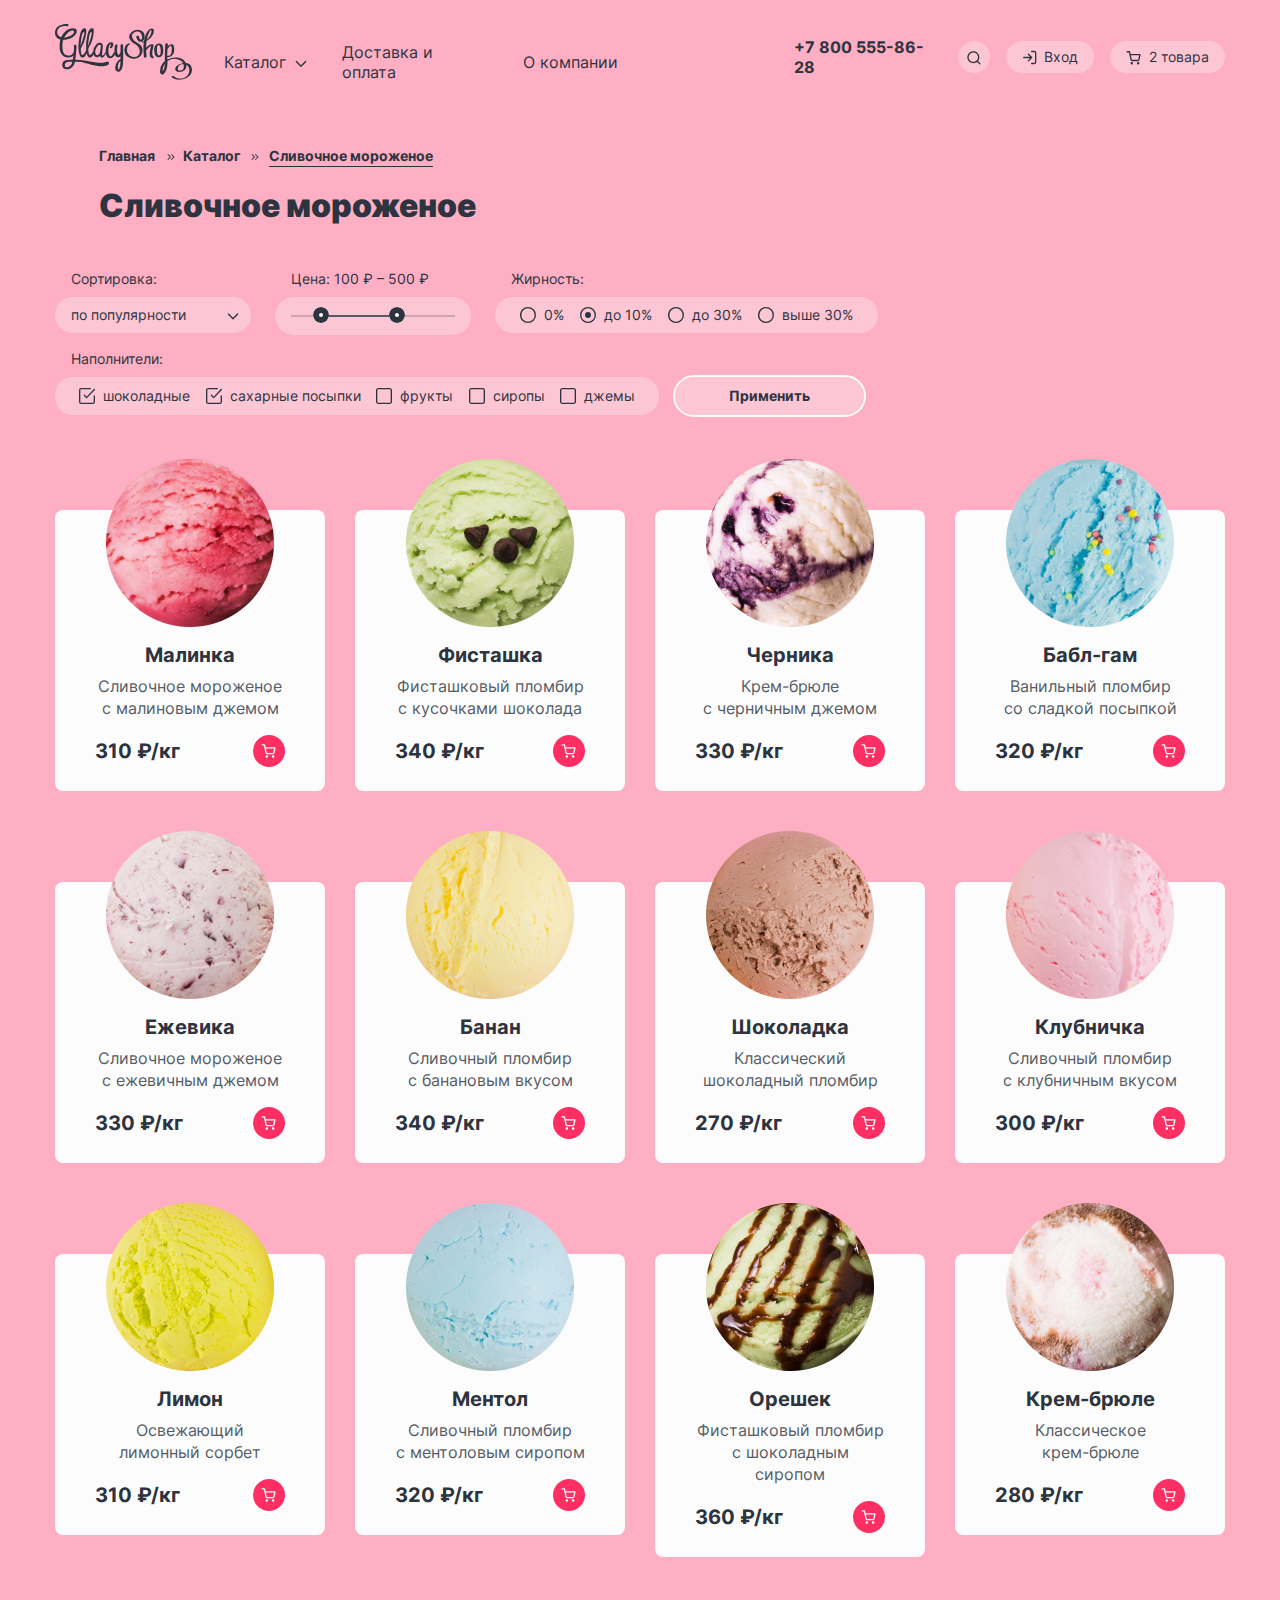
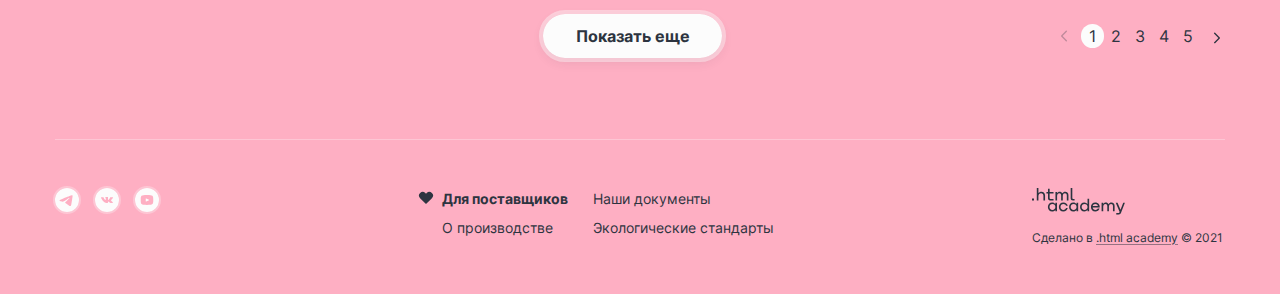
<file: catalog.html>
<!DOCTYPE html>
<html lang="ru">

  <head>
    <meta charset="utf-8">
    <title>HTML Academy: Глейси</title>
    <link rel="stylesheet" href="styles/style.css">
  </head>

  <!--Для смены фона на голубой - класс body-theme-pink заменить на класс body-theme-blue;
  на желтый - класс body-theme-pink заменить на класс body-theme-yellow-->

  <body class="body body-theme-pink">
    <!--Шапка страницы каталога сайта-->
    <header class="header">
      <h1 class="visually-hidden">Каталог продукции компании Глейси.</h1>
      <div class="header-wrapper">
        <div class="header-logo-wrapper">
          <a class="header-logo-link" href="index.html">
            <img class="header-logo" width="137" height="56" src="./images/logo/header-logo.svg"
              alt="Логотип интернет-магазина Глейси.">
          </a>
        </div>
        <div class="header-navigation-wrapper">
          <!--Навигация левой части главной страницы-->
          <!--Каталог продукции-->
          <nav class="header-navigation-left">
            <ul class="header-navigation-left-list">
              <li class="header-navigation-left-item">
                <a class="header-navigation-left-link header-catalog-link" href="#">Каталог
                  <svg aria-hidden="true" focusable="false" class="arrow-icon" xmlns="http://www.w3.org/2000/svg"
                    width="16" height="17" viewBox="0 0 16 17" fill="currentColor">
                    <path fill-rule="evenodd" clip-rule="evenodd"
                      d="M3.80812 7.05317C3.54777 6.79282 3.12566 6.79282 2.86531 7.05317C2.60496 7.31352 2.60496 7.73563 2.86531 7.99598L7.52565 12.6563C7.52771 12.6584 7.52979 12.6606 7.53189 12.6626C7.66259 12.7933 7.83404 12.8584 8.00534 12.8579C8.1753 12.8574 8.34511 12.7923 8.47478 12.6626C8.47687 12.6606 8.47894 12.6585 8.48099 12.6564L13.1414 7.99598C13.4017 7.73563 13.4017 7.31352 13.1414 7.05317C12.881 6.79282 12.4589 6.79282 12.1986 7.05317L8.00334 11.2484L3.80812 7.05317Z" />
                  </svg>
                </a>
                <!--Открывающийся подкаталог продукции-->
                <ul class="subcatalog">
                  <li class="subcatalog-list">
                    <a class="subcatalog-link subcatalog-link-new" href="#">
                      Новинки
                    </a>
                  </li>
                  <li class="subcatalog-list">
                    <a class="subcatalog-link" href="#"> Сливочное </a>
                  </li>
                  <li class="subcatalog-list">
                    <a class="subcatalog-link" href="#"> Щербеты </a>
                  </li>
                  <li class="subcatalog-list">
                    <a class="subcatalog-link" href="#"> Фруктовый лед </a>
                  </li>
                  <li class="subcatalog-list">
                    <a class="subcatalog-link" href="#"> Мелорин </a>
                  </li>
                </ul>
              </li>
              <li class="header-navigation-left-item">
                <a class="header-navigation-left-link" href="#">
                  Доставка и оплата
                </a>
              </li>
              <li class="header-navigation-left-item">
                <a class="header-navigation-left-link" href="#">
                  О компании
                </a>
              </li>
            </ul>
          </nav>
          <!--Навигация правой части главной страницы-->
          <nav class="header-navigation-right">
            <a class="header-phone-link" href="tel:+78005558628">+7 800 555-86-28
            </a>
            <!--Поиск по сайту-->
            <div class="header-search-wrapper">
              <a class="header-navigation-search" href="#">
                <svg aria-hidden="true" focusable="false" xmlns="http://www.w3.org/2000/svg" width="16" height="17"
                  fill="currentColor" viewBox="0 0 16 17">
                  <path fill-rule="evenodd"
                    d="M2.663 8.188a4.667 4.667 0 1 1 8.028 3.237.67.67 0 0 0-.123.124 4.667 4.667 0 0 1-7.904-3.361Zm8.412 4.688a6 6 0 1 1 .943-.943l2.45 2.45a.667.667 0 1 1-.943.943l-2.45-2.45Z"
                    clip-rule="evenodd" />
                </svg>
                <span class="visually-hidden"> Поиск по сайту. </span>
              </a>
              <form class="header-search-tooltip" action="https://echo.htmlacademy.ru/" method="get">
                <input class="search-input-tooltip" aria-label="Поиск по сайту" type="text" name="search"
                  placeholder="Поиск по сайту" required>
                <button class="header-search-button" type="reset">
                  <span class="visually-hidden">
                    Сбросить запрос.
                  </span>
                </button>
              </form>
            </div>
            <!--Вход в личный кабинет-->
            <div class="header-entrance-wrapper">
              <a class="header-navigation-right-entrance" href="#">
                <svg aria-hidden="true" focusable="false" xmlns="http://www.w3.org/2000/svg" width="16" height="17"
                  viewBox="0 0 16 17" fill="currentColor">
                  <path fill-rule="evenodd" clip-rule="evenodd"
                    d="M9 2.52461C9 2.15642 9.29848 1.85794 9.66667 1.85794H12.3333C12.8638 1.85794 13.3725 2.06865 13.7475 2.44373C14.1226 2.8188 14.3333 3.32751 14.3333 3.85794V13.1913C14.3333 13.7217 14.1226 14.2304 13.7475 14.6055C13.3725 14.9806 12.8638 15.1913 12.3333 15.1913H9.66667C9.29848 15.1913 9 14.8928 9 14.5246C9 14.1564 9.29848 13.8579 9.66667 13.8579H12.3333C12.5101 13.8579 12.6797 13.7877 12.8047 13.6627C12.9298 13.5377 13 13.3681 13 13.1913V3.85794C13 3.68113 12.9298 3.51156 12.8047 3.38654C12.6797 3.26151 12.5101 3.19127 12.3333 3.19127H9.66667C9.29848 3.19127 9 2.8928 9 2.52461ZM5.86189 4.71987C6.12224 4.45952 6.54435 4.45952 6.8047 4.71987L10.1338 8.04897C10.1509 8.06579 10.1671 8.08353 10.1824 8.1021C10.2142 8.1409 10.2411 8.18246 10.2628 8.22589C10.3079 8.31575 10.3333 8.41721 10.3333 8.52461C10.3333 8.63323 10.3074 8.73579 10.2613 8.8264C10.241 8.86635 10.2164 8.90469 10.1876 8.94072C10.1708 8.96172 10.1527 8.98169 10.1335 9.0005L6.8047 12.3293C6.54435 12.5897 6.12224 12.5897 5.86189 12.3293C5.60154 12.069 5.60154 11.6469 5.86189 11.3865L8.05715 9.19127H1.66667C1.29848 9.19127 1 8.8928 1 8.52461C1 8.15642 1.29848 7.85794 1.66667 7.85794H8.05715L5.86189 5.66268C5.60154 5.40233 5.60154 4.98022 5.86189 4.71987Z" />
                </svg>
                <span class="entrance-icon">Вход</span>
              </a>
              <form class="header-entrance-tooltip" action="https://echo.htmlacademy.ru/" method="get">
                <h2 class="header-entrance-tooltip-title">Личный кабинет</h2>
                <label class="email-form-tooltip">
                  <span class="visually-hidden">Email.</span>
                  <input class="email-input-tooltip" name="email" type="email" placeholder="email@example.com" required>
                </label>
                <label class="password-form">
                  <span class="visually-hidden">Пароль.</span>
                  <input class="password-input" name="password" type="password" value="" required>
                </label>
                <div class="button-entrance-wrapper">
                  <button class="button button-entrance" type="submit">
                    Войти
                  </button>
                  <div class="registration-wrapper">
                    <a class="password-lose" href="#">
                      Забыли пароль?
                    </a>
                    <a class="registration-new" href="#">
                      Регистрация
                    </a>
                  </div>
                </div>
              </form>
            </div>
            <div class="cart-wrapper">
              <a class="header-navigation-right-cart" href="#">
                <svg aria-hidden="true" focusable="false" xmlns="http://www.w3.org/2000/svg" width="16" height="17"
                  fill="currentColor" viewBox="0 0 16 17">
                  <path fill-rule="evenodd"
                    d="M1.167 2.108a.667.667 0 0 0 0 1.333h1.77l.468 2.336a.664.664 0 0 0 .011.053l.967 4.833a1.826 1.826 0 0 0 1.819 1.47h5.62a1.826 1.826 0 0 0 1.819-1.47l.001-.005.927-4.861a.667.667 0 0 0-.655-.792H4.611l-.473-2.361a.667.667 0 0 0-.654-.536H1.167Zm4.524 8.294-.813-4.064h8.23l-.775 4.067a.493.493 0 0 1-.492.395H6.183a.492.492 0 0 1-.492-.397Zm-1.134 3.961a1.246 1.246 0 1 1 2.492 0 1.246 1.246 0 0 1-2.492 0Zm6.374 0a1.246 1.246 0 1 1 2.491 0 1.246 1.246 0 0 1-2.491 0Z"
                    clip-rule="evenodd" />
                </svg>
                <span class="cart-content">2&nbsp;товара</span>
              </a>
              <!--Хедер. Попап корзины-->
              <div class="cart-tooltip-wrapper">
                <div class="tooltip-cart" role="tooltip" id="tooltip-label-cart">
                  <h2 class="tooltip-cart-title">Корзина</h2>
                  <div class="tooltip-cart-list">
                    <img class="tooltip-list-image" width="46" height="46" src="./images/cart-tooltip/raspberry.svg"
                      alt="Фото мороженого Малинка.">
                    <div class="tooltip-cart-wrapper">
                      <a class="tooltip-cart-link" href="#">Малинка</a>
                      <span class="tooltip-list-content">1 кг х 310 ₽</span>
                    </div>
                    <span class="tooltip-list-count">310 ₽</span>
                    <button class="tooltip-button-delete" type="button">
                      <span class="visually-hidden">Удалить из корзины.</span>
                    </button>
                  </div>
                  <div class="tooltip-cart-list">
                    <img class="tooltip-list-image" width="46" height="46" src="./images/cart-tooltip/bubble-gum.svg"
                      alt="Фото мороженого Бабл-гам.">
                    <div class="tooltip-cart-wrapper">
                      <a class="tooltip-cart-link" href="#">Бабл-гам</a>
                      <span class="tooltip-list-content">1,5 кг х 320 ₽</span>
                    </div>
                    <span class="tooltip-list-count">480 ₽</span>
                    <button class="tooltip-button-delete" type="button">
                      <span class="visually-hidden">Удалить из корзины.</span>
                    </button>
                  </div>
                </div>
                <div class="tooltip-cart-total-wrapper">
                  <button class="button button-checkout" type="button">Оформить заказ</button>
                  <span class="tooltip-cart-total">Итого: 790 ₽</span>
                </div>
              </div>
            </div>

            <!--Верстка пустой карзины-->
            <div class="cart-wrapper-empty">
              <a class="cart-empty" href="#">
                <span class="visually-hidden">Ссылка для входа в корзину.</span>
                <svg aria-hidden="true" focusable="false" xmlns="http://www.w3.org/2000/svg" width="16" height="17"
                  fill="currentColor" viewBox="0 0 16 17">
                  <path fill-rule="evenodd"
                    d="M1.167 2.108a.667.667 0 0 0 0 1.333h1.77l.468 2.336a.664.664 0 0 0 .011.053l.967 4.833a1.826 1.826 0 0 0 1.819 1.47h5.62a1.826 1.826 0 0 0 1.819-1.47l.001-.005.927-4.861a.667.667 0 0 0-.655-.792H4.611l-.473-2.361a.667.667 0 0 0-.654-.536H1.167Zm4.524 8.294-.813-4.064h8.23l-.775 4.067a.493.493 0 0 1-.492.395H6.183a.492.492 0 0 1-.492-.397Zm-1.134 3.961a1.246 1.246 0 1 1 2.492 0 1.246 1.246 0 0 1-2.492 0Zm6.374 0a1.246 1.246 0 1 1 2.491 0 1.246 1.246 0 0 1-2.491 0Z"
                    clip-rule="evenodd" />
                </svg>
                Нет товаров
              </a>

              <div class="cart-tooltip-empty-wrapper">
                <div class="cart-tooltip-empty" role="tooltip">
                  <p class="cart-tooltip-empty-info">
                    Ваша корзина пока пуста
                  </p>
                </div>
              </div>
            </div>
          </nav>
        </div>
      </div>
    </header>

    <!--Главная страница каталога-->
    <main class="main-inner">
      <!--Хлебные крошки-->
      <div class="inner-header">
        <ul class="breadcrumbs">
          <li class="breadcrumbs-item">
            <a class="breadcrumbs-link" href="index.html">Главная</a>
          </li>
          <li class="breadcrumbs-item">
            <a class="breadcrumbs-link" href="#">Каталог</a>
          </li>
          <li class="breadcrumbs-item">
            <a class="breadcrumbs-link breadcrumbs-link-current">Сливочное мороженое</a>
          </li>
        </ul>
        <h2 class="inner-header-title">Сливочное мороженое</h2>
      </div>
      <div class="section-sorting-filter-wrapper">
        <section class="section-sorting-filter">
          <h2 class="visually-hidden">Сортировка и фильтрации продукции.</h2>
          <form class="catalog-filter-form" action="https://echo.htmlacademy.ru/" method="get">
            <div class="form-filter-wrapper">
              <div class="section-sorting-wrapper">
                <h3 class="section-sorting-title">Сортировка:</h3>
                <div class="select-control-wrapper">
                  <select class="select-control" name="sorting">
                    <option value="popular">по популярности</option>
                    <option value="price">по цене</option>
                    <option value="new">по новинкам</option>
                  </select>
                </div>
              </div>
              <fieldset class="catalog-filter-price">
                <legend class="catalog-filter-title">Цена: 100 ₽ – 500 ₽</legend>
                <div class="range">
                  <div class="range-scale">
                    <div class="range-bar" style="left: 32px; width: 72px">
                      <button class="range-toggle toggle-min" type="button">
                        <span class="visually-hidden">Цена от.</span>
                      </button>
                      <button class="range-toggle toggle-max" type="button">
                        <span class="visually-hidden">Цена до.</span>
                      </button>
                    </div>
                  </div>
                </div>
              </fieldset>
              <fieldset class="catalog-filter-group">
                <legend class="catalog-filter-title">Жирность:</legend>
                <ul class="catalog-filter-list-radio">
                  <li class="catalog-filter-radio">
                    <label class="control">
                      <input class="control-radio" type="radio" value="0" name="catalog-group-fat">
                      0%
                    </label>
                  </li>
                  <li class="catalog-filter-radio">
                    <label class="control">
                      <input class="control-radio" type="radio" value="10" name="catalog-group-fat" checked>
                      до 10%
                    </label>
                  </li>
                  <li class="catalog-filter-radio">
                    <label class="control">
                      <input class="control-radio" type="radio" value="30" name="catalog-group-fat">
                      до 30%
                    </label>
                  </li>
                  <li class="catalog-filter-radio">
                    <label class="control">
                      <input class="control-radio" type="radio" value="more" name="catalog-group-fat">
                      выше 30%
                    </label>
                  </li>
                </ul>
              </fieldset>
            </div>
            <div class="filter-group-wrapper">
              <fieldset class="catalog-filter-group">
                <legend class="catalog-filter-title">Наполнители:</legend>
                <ul class="catalog-filter-list">
                  <li class="catalog-filter-checkbox">
                    <label class="control">
                      <input class="control-checkbox" value="chocolate" type="checkbox" name="шоколадный" checked>
                      шоколадные
                    </label>
                  </li>
                  <li class="catalog-filter-checkbox">
                    <label class="control">
                      <input class="control-checkbox" value="sprinkles" type="checkbox" name="присыпки" checked>
                      сахарные посыпки
                    </label>
                  </li>
                  <li class="catalog-filter-checkbox">
                    <label class="control">
                      <input class="control-checkbox" value="fruits" type="checkbox" name="фрукты">
                      фрукты
                    </label>
                  </li>
                  <li class="catalog-filter-checkbox">
                    <label class="control">
                      <input class="control-checkbox" value="syrups" type="checkbox" name="сиропы">
                      сиропы
                    </label>
                  </li>
                  <li class="catalog-filter-checkbox">
                    <label class="control">
                      <input class="control-checkbox" value="jams" type="checkbox" name="джемы">
                      джемы
                    </label>
                  </li>
                </ul>
              </fieldset>
              <button class="button button-filter-apply" type="submit">
                Применить
              </button>
            </div>
          </form>
          <!--Каталог товаров-->
          <ul class="section-catalog-list">
            <li class="section-popular-card">
              <img class="section-popular-image" width="168" height="168"
                src="./images/section-popular/popular-image-1.jpg" alt="Фото мороженого Малинка.">
              <a class="section-popular-link" href="#"> Малинка </a>
              <p class="section-popular-info">
                Сливочное мороженое с&nbsp;малиновым джемом
              </p>
              <div class="price-cart-wrapper">
                <span class="section-popular-price"> 310 ₽/кг </span>
                <a class="section-popular-cart" href="#">
                  <svg aria-hidden="true" focusable="false" xmlns="http://www.w3.org/2000/svg" width="16" height="16"
                    viewBox="0 0 16 16" fill="currentColor">
                    <path fill-rule="evenodd" clip-rule="evenodd"
                      d="M1.16667 1.25C0.798477 1.25 0.5 1.54848 0.5 1.91667C0.5 2.28486 0.798477 2.58333 1.16667 2.58333H2.93794L3.40537 4.91872C3.40821 4.93667 3.41176 4.95438 3.416 4.97182L4.38338 9.80515L4.3835 9.80571C4.46706 10.2257 4.69562 10.603 5.02921 10.8715C5.36111 11.1387 5.77595 11.2813 6.20183 11.2748H11.8225C12.2484 11.2813 12.6633 11.1387 12.9952 10.8715C13.3289 10.6029 13.5575 10.2254 13.641 9.80515L13.641 9.80515L13.642 9.80016L14.5691 4.93872C14.6063 4.74355 14.5545 4.54195 14.4279 4.38887C14.3012 4.23578 14.1129 4.14716 13.9142 4.14716H4.61072L4.1381 1.78583C4.07574 1.47426 3.80215 1.25 3.4844 1.25H1.16667ZM5.69098 9.54444L4.87759 5.4805H13.1084L12.3328 9.54736C12.31 9.65988 12.2485 9.7609 12.1591 9.83291C12.0691 9.90535 11.9565 9.94383 11.841 9.94162L11.841 9.94149H11.8282H6.19614V9.94137L6.18337 9.94162C6.06787 9.94383 5.95528 9.90535 5.8653 9.83291C5.77531 9.76048 5.71368 9.6587 5.69117 9.5454L5.69098 9.54444ZM4.55739 13.5054C4.55739 12.8175 5.1151 12.2597 5.80307 12.2597C6.49105 12.2597 7.04876 12.8175 7.04876 13.5054C7.04876 14.1934 6.49105 14.7511 5.80307 14.7511C5.1151 14.7511 4.55739 14.1934 4.55739 13.5054ZM10.9307 13.5054C10.9307 12.8175 11.4884 12.2597 12.1764 12.2597C12.8644 12.2597 13.4221 12.8175 13.4221 13.5054C13.4221 14.1934 12.8644 14.7511 12.1764 14.7511C11.4884 14.7511 10.9307 14.1934 10.9307 13.5054Z"
                      fill="currentColor" />
                  </svg>
                  <span class="visually-hidden">Корзина.</span>
                </a>
              </div>
            </li>
            <li class="section-popular-card">
              <img class="section-popular-image" width="168" height="168"
                src="./images/section-popular/popular-image-2.jpg" alt="Фото мороженого Фисташка.">
              <a class="section-popular-link" href="#"> Фисташка </a>
              <p class="section-popular-info">
                Фисташковый пломбир с&nbsp;кусочками шоколада
              </p>
              <div class="price-cart-wrapper">
                <span class="section-popular-price"> 340 ₽/кг </span>
                <a class="section-popular-cart" href="#">
                  <svg aria-hidden="true" focusable="false" xmlns="http://www.w3.org/2000/svg" width="16" height="16"
                    viewBox="0 0 16 16" fill="currentColor">
                    <path fill-rule="evenodd" clip-rule="evenodd"
                      d="M1.16667 1.25C0.798477 1.25 0.5 1.54848 0.5 1.91667C0.5 2.28486 0.798477 2.58333 1.16667 2.58333H2.93794L3.40537 4.91872C3.40821 4.93667 3.41176 4.95438 3.416 4.97182L4.38338 9.80515L4.3835 9.80571C4.46706 10.2257 4.69562 10.603 5.02921 10.8715C5.36111 11.1387 5.77595 11.2813 6.20183 11.2748H11.8225C12.2484 11.2813 12.6633 11.1387 12.9952 10.8715C13.3289 10.6029 13.5575 10.2254 13.641 9.80515L13.641 9.80515L13.642 9.80016L14.5691 4.93872C14.6063 4.74355 14.5545 4.54195 14.4279 4.38887C14.3012 4.23578 14.1129 4.14716 13.9142 4.14716H4.61072L4.1381 1.78583C4.07574 1.47426 3.80215 1.25 3.4844 1.25H1.16667ZM5.69098 9.54444L4.87759 5.4805H13.1084L12.3328 9.54736C12.31 9.65988 12.2485 9.7609 12.1591 9.83291C12.0691 9.90535 11.9565 9.94383 11.841 9.94162L11.841 9.94149H11.8282H6.19614V9.94137L6.18337 9.94162C6.06787 9.94383 5.95528 9.90535 5.8653 9.83291C5.77531 9.76048 5.71368 9.6587 5.69117 9.5454L5.69098 9.54444ZM4.55739 13.5054C4.55739 12.8175 5.1151 12.2597 5.80307 12.2597C6.49105 12.2597 7.04876 12.8175 7.04876 13.5054C7.04876 14.1934 6.49105 14.7511 5.80307 14.7511C5.1151 14.7511 4.55739 14.1934 4.55739 13.5054ZM10.9307 13.5054C10.9307 12.8175 11.4884 12.2597 12.1764 12.2597C12.8644 12.2597 13.4221 12.8175 13.4221 13.5054C13.4221 14.1934 12.8644 14.7511 12.1764 14.7511C11.4884 14.7511 10.9307 14.1934 10.9307 13.5054Z"
                      fill="currentColor" />
                  </svg>
                  <span class="visually-hidden">Корзина.</span>
                </a>
              </div>
            </li>
            <li class="section-popular-card">
              <img class="section-popular-image" width="168" height="168"
                src="./images/section-popular/popular-image-3.jpg" alt="Фото мороженого Черника.">
              <a class="section-popular-link" href="#"> Черника </a>
              <p class="section-popular-info">Крем-брюле с&nbsp;черничным джемом</p>
              <div class="price-cart-wrapper">
                <span class="section-popular-price"> 330 ₽/кг </span>
                <a class="section-popular-cart" href="#">
                  <svg aria-hidden="true" focusable="false" xmlns="http://www.w3.org/2000/svg" width="16" height="16"
                    viewBox="0 0 16 16" fill="currentColor">
                    <path fill-rule="evenodd" clip-rule="evenodd"
                      d="M1.16667 1.25C0.798477 1.25 0.5 1.54848 0.5 1.91667C0.5 2.28486 0.798477 2.58333 1.16667 2.58333H2.93794L3.40537 4.91872C3.40821 4.93667 3.41176 4.95438 3.416 4.97182L4.38338 9.80515L4.3835 9.80571C4.46706 10.2257 4.69562 10.603 5.02921 10.8715C5.36111 11.1387 5.77595 11.2813 6.20183 11.2748H11.8225C12.2484 11.2813 12.6633 11.1387 12.9952 10.8715C13.3289 10.6029 13.5575 10.2254 13.641 9.80515L13.641 9.80515L13.642 9.80016L14.5691 4.93872C14.6063 4.74355 14.5545 4.54195 14.4279 4.38887C14.3012 4.23578 14.1129 4.14716 13.9142 4.14716H4.61072L4.1381 1.78583C4.07574 1.47426 3.80215 1.25 3.4844 1.25H1.16667ZM5.69098 9.54444L4.87759 5.4805H13.1084L12.3328 9.54736C12.31 9.65988 12.2485 9.7609 12.1591 9.83291C12.0691 9.90535 11.9565 9.94383 11.841 9.94162L11.841 9.94149H11.8282H6.19614V9.94137L6.18337 9.94162C6.06787 9.94383 5.95528 9.90535 5.8653 9.83291C5.77531 9.76048 5.71368 9.6587 5.69117 9.5454L5.69098 9.54444ZM4.55739 13.5054C4.55739 12.8175 5.1151 12.2597 5.80307 12.2597C6.49105 12.2597 7.04876 12.8175 7.04876 13.5054C7.04876 14.1934 6.49105 14.7511 5.80307 14.7511C5.1151 14.7511 4.55739 14.1934 4.55739 13.5054ZM10.9307 13.5054C10.9307 12.8175 11.4884 12.2597 12.1764 12.2597C12.8644 12.2597 13.4221 12.8175 13.4221 13.5054C13.4221 14.1934 12.8644 14.7511 12.1764 14.7511C11.4884 14.7511 10.9307 14.1934 10.9307 13.5054Z"
                      fill="currentColor" />
                  </svg>
                  <span class="visually-hidden">Корзина.</span>
                </a>
              </div>
            </li>
            <li class="section-popular-card">
              <img class="section-popular-image" width="168" height="168"
                src="./images/section-popular/popular-image-4.jpg" alt="Фото мороженого Бабл-гам.">
              <a class="section-popular-link" href="#"> Бабл-гам </a>
              <p class="section-popular-info">
                Ванильный пломбир со&nbsp;сладкой посыпкой
              </p>
              <div class="price-cart-wrapper">
                <span class="section-popular-price"> 320 ₽/кг </span>
                <a class="section-popular-cart" href="#">
                  <svg aria-hidden="true" focusable="false" xmlns="http://www.w3.org/2000/svg" width="16" height="16"
                    viewBox="0 0 16 16" fill="currentColor">
                    <path fill-rule="evenodd" clip-rule="evenodd"
                      d="M1.16667 1.25C0.798477 1.25 0.5 1.54848 0.5 1.91667C0.5 2.28486 0.798477 2.58333 1.16667 2.58333H2.93794L3.40537 4.91872C3.40821 4.93667 3.41176 4.95438 3.416 4.97182L4.38338 9.80515L4.3835 9.80571C4.46706 10.2257 4.69562 10.603 5.02921 10.8715C5.36111 11.1387 5.77595 11.2813 6.20183 11.2748H11.8225C12.2484 11.2813 12.6633 11.1387 12.9952 10.8715C13.3289 10.6029 13.5575 10.2254 13.641 9.80515L13.641 9.80515L13.642 9.80016L14.5691 4.93872C14.6063 4.74355 14.5545 4.54195 14.4279 4.38887C14.3012 4.23578 14.1129 4.14716 13.9142 4.14716H4.61072L4.1381 1.78583C4.07574 1.47426 3.80215 1.25 3.4844 1.25H1.16667ZM5.69098 9.54444L4.87759 5.4805H13.1084L12.3328 9.54736C12.31 9.65988 12.2485 9.7609 12.1591 9.83291C12.0691 9.90535 11.9565 9.94383 11.841 9.94162L11.841 9.94149H11.8282H6.19614V9.94137L6.18337 9.94162C6.06787 9.94383 5.95528 9.90535 5.8653 9.83291C5.77531 9.76048 5.71368 9.6587 5.69117 9.5454L5.69098 9.54444ZM4.55739 13.5054C4.55739 12.8175 5.1151 12.2597 5.80307 12.2597C6.49105 12.2597 7.04876 12.8175 7.04876 13.5054C7.04876 14.1934 6.49105 14.7511 5.80307 14.7511C5.1151 14.7511 4.55739 14.1934 4.55739 13.5054ZM10.9307 13.5054C10.9307 12.8175 11.4884 12.2597 12.1764 12.2597C12.8644 12.2597 13.4221 12.8175 13.4221 13.5054C13.4221 14.1934 12.8644 14.7511 12.1764 14.7511C11.4884 14.7511 10.9307 14.1934 10.9307 13.5054Z"
                      fill="currentColor" />
                  </svg>
                  <span class="visually-hidden">Корзина.</span>
                </a>
              </div>
            </li>
            <li class="section-popular-card">
              <img class="section-popular-image" width="168" height="168"
                src="./images/section-popular/popular-image-5.jpg" alt="Фото мороженого Ежевика.">
              <a class="section-popular-link" href="#"> Ежевика </a>
              <p class="section-popular-info">
                Сливочное мороженое с&nbsp;ежевичным джемом
              </p>
              <div class="price-cart-wrapper">
                <span class="section-popular-price"> 330 ₽/кг </span>
                <a class="section-popular-cart" href="#">
                  <svg aria-hidden="true" focusable="false" xmlns="http://www.w3.org/2000/svg" width="16" height="16"
                    viewBox="0 0 16 16" fill="currentColor">
                    <path fill-rule="evenodd" clip-rule="evenodd"
                      d="M1.16667 1.25C0.798477 1.25 0.5 1.54848 0.5 1.91667C0.5 2.28486 0.798477 2.58333 1.16667 2.58333H2.93794L3.40537 4.91872C3.40821 4.93667 3.41176 4.95438 3.416 4.97182L4.38338 9.80515L4.3835 9.80571C4.46706 10.2257 4.69562 10.603 5.02921 10.8715C5.36111 11.1387 5.77595 11.2813 6.20183 11.2748H11.8225C12.2484 11.2813 12.6633 11.1387 12.9952 10.8715C13.3289 10.6029 13.5575 10.2254 13.641 9.80515L13.641 9.80515L13.642 9.80016L14.5691 4.93872C14.6063 4.74355 14.5545 4.54195 14.4279 4.38887C14.3012 4.23578 14.1129 4.14716 13.9142 4.14716H4.61072L4.1381 1.78583C4.07574 1.47426 3.80215 1.25 3.4844 1.25H1.16667ZM5.69098 9.54444L4.87759 5.4805H13.1084L12.3328 9.54736C12.31 9.65988 12.2485 9.7609 12.1591 9.83291C12.0691 9.90535 11.9565 9.94383 11.841 9.94162L11.841 9.94149H11.8282H6.19614V9.94137L6.18337 9.94162C6.06787 9.94383 5.95528 9.90535 5.8653 9.83291C5.77531 9.76048 5.71368 9.6587 5.69117 9.5454L5.69098 9.54444ZM4.55739 13.5054C4.55739 12.8175 5.1151 12.2597 5.80307 12.2597C6.49105 12.2597 7.04876 12.8175 7.04876 13.5054C7.04876 14.1934 6.49105 14.7511 5.80307 14.7511C5.1151 14.7511 4.55739 14.1934 4.55739 13.5054ZM10.9307 13.5054C10.9307 12.8175 11.4884 12.2597 12.1764 12.2597C12.8644 12.2597 13.4221 12.8175 13.4221 13.5054C13.4221 14.1934 12.8644 14.7511 12.1764 14.7511C11.4884 14.7511 10.9307 14.1934 10.9307 13.5054Z"
                      fill="currentColor" />
                  </svg>
                  <span class="visually-hidden">Корзина.</span>
                </a>
              </div>
            </li>
            <li class="section-popular-card">
              <img class="section-popular-image" width="168" height="168"
                src="./images/section-popular/popular-image-6.jpg" alt="Фото мороженого Банан.">
              <a class="section-popular-link" href="#"> Банан </a>
              <p class="section-popular-info">
                Сливочный пломбир с&nbsp;банановым вкусом
              </p>
              <div class="price-cart-wrapper">
                <span class="section-popular-price"> 340 ₽/кг </span>
                <a class="section-popular-cart" href="#">
                  <svg aria-hidden="true" focusable="false" xmlns="http://www.w3.org/2000/svg" width="16" height="16"
                    viewBox="0 0 16 16" fill="currentColor">
                    <path fill-rule="evenodd" clip-rule="evenodd"
                      d="M1.16667 1.25C0.798477 1.25 0.5 1.54848 0.5 1.91667C0.5 2.28486 0.798477 2.58333 1.16667 2.58333H2.93794L3.40537 4.91872C3.40821 4.93667 3.41176 4.95438 3.416 4.97182L4.38338 9.80515L4.3835 9.80571C4.46706 10.2257 4.69562 10.603 5.02921 10.8715C5.36111 11.1387 5.77595 11.2813 6.20183 11.2748H11.8225C12.2484 11.2813 12.6633 11.1387 12.9952 10.8715C13.3289 10.6029 13.5575 10.2254 13.641 9.80515L13.641 9.80515L13.642 9.80016L14.5691 4.93872C14.6063 4.74355 14.5545 4.54195 14.4279 4.38887C14.3012 4.23578 14.1129 4.14716 13.9142 4.14716H4.61072L4.1381 1.78583C4.07574 1.47426 3.80215 1.25 3.4844 1.25H1.16667ZM5.69098 9.54444L4.87759 5.4805H13.1084L12.3328 9.54736C12.31 9.65988 12.2485 9.7609 12.1591 9.83291C12.0691 9.90535 11.9565 9.94383 11.841 9.94162L11.841 9.94149H11.8282H6.19614V9.94137L6.18337 9.94162C6.06787 9.94383 5.95528 9.90535 5.8653 9.83291C5.77531 9.76048 5.71368 9.6587 5.69117 9.5454L5.69098 9.54444ZM4.55739 13.5054C4.55739 12.8175 5.1151 12.2597 5.80307 12.2597C6.49105 12.2597 7.04876 12.8175 7.04876 13.5054C7.04876 14.1934 6.49105 14.7511 5.80307 14.7511C5.1151 14.7511 4.55739 14.1934 4.55739 13.5054ZM10.9307 13.5054C10.9307 12.8175 11.4884 12.2597 12.1764 12.2597C12.8644 12.2597 13.4221 12.8175 13.4221 13.5054C13.4221 14.1934 12.8644 14.7511 12.1764 14.7511C11.4884 14.7511 10.9307 14.1934 10.9307 13.5054Z"
                      fill="currentColor" />
                  </svg>
                  <span class="visually-hidden">Корзина.</span>
                </a>
              </div>
            </li>
            <li class="section-popular-card">
              <img class="section-popular-image" width="168" height="168"
                src="./images/section-popular/popular-image-7.jpg" alt="Фото мороженого Шоколадка.">
              <a class="section-popular-link" href="#"> Шоколадка </a>
              <p class="section-popular-info">Классический шоколадный пломбир</p>
              <div class="price-cart-wrapper">
                <span class="section-popular-price"> 270 ₽/кг </span>
                <a class="section-popular-cart" href="#">
                  <svg aria-hidden="true" focusable="false" xmlns="http://www.w3.org/2000/svg" width="16" height="16"
                    viewBox="0 0 16 16" fill="currentColor">
                    <path fill-rule="evenodd" clip-rule="evenodd"
                      d="M1.16667 1.25C0.798477 1.25 0.5 1.54848 0.5 1.91667C0.5 2.28486 0.798477 2.58333 1.16667 2.58333H2.93794L3.40537 4.91872C3.40821 4.93667 3.41176 4.95438 3.416 4.97182L4.38338 9.80515L4.3835 9.80571C4.46706 10.2257 4.69562 10.603 5.02921 10.8715C5.36111 11.1387 5.77595 11.2813 6.20183 11.2748H11.8225C12.2484 11.2813 12.6633 11.1387 12.9952 10.8715C13.3289 10.6029 13.5575 10.2254 13.641 9.80515L13.641 9.80515L13.642 9.80016L14.5691 4.93872C14.6063 4.74355 14.5545 4.54195 14.4279 4.38887C14.3012 4.23578 14.1129 4.14716 13.9142 4.14716H4.61072L4.1381 1.78583C4.07574 1.47426 3.80215 1.25 3.4844 1.25H1.16667ZM5.69098 9.54444L4.87759 5.4805H13.1084L12.3328 9.54736C12.31 9.65988 12.2485 9.7609 12.1591 9.83291C12.0691 9.90535 11.9565 9.94383 11.841 9.94162L11.841 9.94149H11.8282H6.19614V9.94137L6.18337 9.94162C6.06787 9.94383 5.95528 9.90535 5.8653 9.83291C5.77531 9.76048 5.71368 9.6587 5.69117 9.5454L5.69098 9.54444ZM4.55739 13.5054C4.55739 12.8175 5.1151 12.2597 5.80307 12.2597C6.49105 12.2597 7.04876 12.8175 7.04876 13.5054C7.04876 14.1934 6.49105 14.7511 5.80307 14.7511C5.1151 14.7511 4.55739 14.1934 4.55739 13.5054ZM10.9307 13.5054C10.9307 12.8175 11.4884 12.2597 12.1764 12.2597C12.8644 12.2597 13.4221 12.8175 13.4221 13.5054C13.4221 14.1934 12.8644 14.7511 12.1764 14.7511C11.4884 14.7511 10.9307 14.1934 10.9307 13.5054Z"
                      fill="currentColor" />
                  </svg>
                  <span class="visually-hidden">Корзина.</span>
                </a>
              </div>
            </li>
            <li class="section-popular-card">
              <img class="section-popular-image" width="168" height="168"
                src="./images/section-popular/popular-image-8.jpg" alt="Фото мороженого Клубничка.">
              <a class="section-popular-link" href="#"> Клубничка </a>
              <p class="section-popular-info">
                Сливочный пломбир с&nbsp;клубничным вкусом
              </p>
              <div class="price-cart-wrapper">
                <span class="section-popular-price"> 300 ₽/кг </span>
                <a class="section-popular-cart" href="#">
                  <svg aria-hidden="true" focusable="false" xmlns="http://www.w3.org/2000/svg" width="16" height="16"
                    viewBox="0 0 16 16" fill="currentColor">
                    <path fill-rule="evenodd" clip-rule="evenodd"
                      d="M1.16667 1.25C0.798477 1.25 0.5 1.54848 0.5 1.91667C0.5 2.28486 0.798477 2.58333 1.16667 2.58333H2.93794L3.40537 4.91872C3.40821 4.93667 3.41176 4.95438 3.416 4.97182L4.38338 9.80515L4.3835 9.80571C4.46706 10.2257 4.69562 10.603 5.02921 10.8715C5.36111 11.1387 5.77595 11.2813 6.20183 11.2748H11.8225C12.2484 11.2813 12.6633 11.1387 12.9952 10.8715C13.3289 10.6029 13.5575 10.2254 13.641 9.80515L13.641 9.80515L13.642 9.80016L14.5691 4.93872C14.6063 4.74355 14.5545 4.54195 14.4279 4.38887C14.3012 4.23578 14.1129 4.14716 13.9142 4.14716H4.61072L4.1381 1.78583C4.07574 1.47426 3.80215 1.25 3.4844 1.25H1.16667ZM5.69098 9.54444L4.87759 5.4805H13.1084L12.3328 9.54736C12.31 9.65988 12.2485 9.7609 12.1591 9.83291C12.0691 9.90535 11.9565 9.94383 11.841 9.94162L11.841 9.94149H11.8282H6.19614V9.94137L6.18337 9.94162C6.06787 9.94383 5.95528 9.90535 5.8653 9.83291C5.77531 9.76048 5.71368 9.6587 5.69117 9.5454L5.69098 9.54444ZM4.55739 13.5054C4.55739 12.8175 5.1151 12.2597 5.80307 12.2597C6.49105 12.2597 7.04876 12.8175 7.04876 13.5054C7.04876 14.1934 6.49105 14.7511 5.80307 14.7511C5.1151 14.7511 4.55739 14.1934 4.55739 13.5054ZM10.9307 13.5054C10.9307 12.8175 11.4884 12.2597 12.1764 12.2597C12.8644 12.2597 13.4221 12.8175 13.4221 13.5054C13.4221 14.1934 12.8644 14.7511 12.1764 14.7511C11.4884 14.7511 10.9307 14.1934 10.9307 13.5054Z"
                      fill="currentColor" />
                  </svg>
                  <span class="visually-hidden">Корзина.</span>
                </a>
              </div>
            </li>
            <li class="section-popular-card">
              <img class="section-popular-image" width="168" height="168"
                src="./images/section-popular/popular-image-9.jpg" alt="Фото мороженого Лимон.">
              <a class="section-popular-link" href="#"> Лимон </a>
              <p class="section-popular-info">
                Освежающий лимонный сорбет
              </p>
              <div class="price-cart-wrapper">
                <span class="section-popular-price"> 310 ₽/кг </span>
                <a class="section-popular-cart" href="#">
                  <svg aria-hidden="true" focusable="false" xmlns="http://www.w3.org/2000/svg" width="16" height="16"
                    viewBox="0 0 16 16" fill="currentColor">
                    <path fill-rule="evenodd" clip-rule="evenodd"
                      d="M1.16667 1.25C0.798477 1.25 0.5 1.54848 0.5 1.91667C0.5 2.28486 0.798477 2.58333 1.16667 2.58333H2.93794L3.40537 4.91872C3.40821 4.93667 3.41176 4.95438 3.416 4.97182L4.38338 9.80515L4.3835 9.80571C4.46706 10.2257 4.69562 10.603 5.02921 10.8715C5.36111 11.1387 5.77595 11.2813 6.20183 11.2748H11.8225C12.2484 11.2813 12.6633 11.1387 12.9952 10.8715C13.3289 10.6029 13.5575 10.2254 13.641 9.80515L13.641 9.80515L13.642 9.80016L14.5691 4.93872C14.6063 4.74355 14.5545 4.54195 14.4279 4.38887C14.3012 4.23578 14.1129 4.14716 13.9142 4.14716H4.61072L4.1381 1.78583C4.07574 1.47426 3.80215 1.25 3.4844 1.25H1.16667ZM5.69098 9.54444L4.87759 5.4805H13.1084L12.3328 9.54736C12.31 9.65988 12.2485 9.7609 12.1591 9.83291C12.0691 9.90535 11.9565 9.94383 11.841 9.94162L11.841 9.94149H11.8282H6.19614V9.94137L6.18337 9.94162C6.06787 9.94383 5.95528 9.90535 5.8653 9.83291C5.77531 9.76048 5.71368 9.6587 5.69117 9.5454L5.69098 9.54444ZM4.55739 13.5054C4.55739 12.8175 5.1151 12.2597 5.80307 12.2597C6.49105 12.2597 7.04876 12.8175 7.04876 13.5054C7.04876 14.1934 6.49105 14.7511 5.80307 14.7511C5.1151 14.7511 4.55739 14.1934 4.55739 13.5054ZM10.9307 13.5054C10.9307 12.8175 11.4884 12.2597 12.1764 12.2597C12.8644 12.2597 13.4221 12.8175 13.4221 13.5054C13.4221 14.1934 12.8644 14.7511 12.1764 14.7511C11.4884 14.7511 10.9307 14.1934 10.9307 13.5054Z"
                      fill="currentColor" />
                  </svg>
                  <span class="visually-hidden">Корзина.</span>
                </a>
              </div>
            </li>
            <li class="section-popular-card">
              <img class="section-popular-image" width="168" height="168"
                src="./images/section-popular/popular-image-10.jpg" alt="Фото мороженого Ментол.">
              <a class="section-popular-link" href="#"> Ментол </a>
              <p class="section-popular-info">
                Сливочный пломбир с&nbsp;ментоловым сиропом
              </p>
              <div class="price-cart-wrapper">
                <span class="section-popular-price"> 320 ₽/кг </span>
                <a class="section-popular-cart" href="#">
                  <svg aria-hidden="true" focusable="false" xmlns="http://www.w3.org/2000/svg" width="16" height="16"
                    viewBox="0 0 16 16" fill="currentColor">
                    <path fill-rule="evenodd" clip-rule="evenodd"
                      d="M1.16667 1.25C0.798477 1.25 0.5 1.54848 0.5 1.91667C0.5 2.28486 0.798477 2.58333 1.16667 2.58333H2.93794L3.40537 4.91872C3.40821 4.93667 3.41176 4.95438 3.416 4.97182L4.38338 9.80515L4.3835 9.80571C4.46706 10.2257 4.69562 10.603 5.02921 10.8715C5.36111 11.1387 5.77595 11.2813 6.20183 11.2748H11.8225C12.2484 11.2813 12.6633 11.1387 12.9952 10.8715C13.3289 10.6029 13.5575 10.2254 13.641 9.80515L13.641 9.80515L13.642 9.80016L14.5691 4.93872C14.6063 4.74355 14.5545 4.54195 14.4279 4.38887C14.3012 4.23578 14.1129 4.14716 13.9142 4.14716H4.61072L4.1381 1.78583C4.07574 1.47426 3.80215 1.25 3.4844 1.25H1.16667ZM5.69098 9.54444L4.87759 5.4805H13.1084L12.3328 9.54736C12.31 9.65988 12.2485 9.7609 12.1591 9.83291C12.0691 9.90535 11.9565 9.94383 11.841 9.94162L11.841 9.94149H11.8282H6.19614V9.94137L6.18337 9.94162C6.06787 9.94383 5.95528 9.90535 5.8653 9.83291C5.77531 9.76048 5.71368 9.6587 5.69117 9.5454L5.69098 9.54444ZM4.55739 13.5054C4.55739 12.8175 5.1151 12.2597 5.80307 12.2597C6.49105 12.2597 7.04876 12.8175 7.04876 13.5054C7.04876 14.1934 6.49105 14.7511 5.80307 14.7511C5.1151 14.7511 4.55739 14.1934 4.55739 13.5054ZM10.9307 13.5054C10.9307 12.8175 11.4884 12.2597 12.1764 12.2597C12.8644 12.2597 13.4221 12.8175 13.4221 13.5054C13.4221 14.1934 12.8644 14.7511 12.1764 14.7511C11.4884 14.7511 10.9307 14.1934 10.9307 13.5054Z"
                      fill="currentColor" />
                  </svg>
                  <span class="visually-hidden">Корзина.</span>
                </a>
              </div>
            </li>
            <li class="section-popular-card">
              <img class="section-popular-image" width="168" height="168"
                src="./images/section-popular/popular-image-11.jpg" alt="Фото мороженого Орешек.">
              <a class="section-popular-link" href="#"> Орешек </a>
              <p class="section-popular-info">
                Фисташковый пломбир с&nbsp;шоколадным сиропом
              </p>
              <div class="price-cart-wrapper">
                <span class="section-popular-price"> 360 ₽/кг </span>
                <a class="section-popular-cart" href="#">
                  <svg aria-hidden="true" focusable="false" xmlns="http://www.w3.org/2000/svg" width="16" height="16"
                    viewBox="0 0 16 16" fill="currentColor">
                    <path fill-rule="evenodd" clip-rule="evenodd"
                      d="M1.16667 1.25C0.798477 1.25 0.5 1.54848 0.5 1.91667C0.5 2.28486 0.798477 2.58333 1.16667 2.58333H2.93794L3.40537 4.91872C3.40821 4.93667 3.41176 4.95438 3.416 4.97182L4.38338 9.80515L4.3835 9.80571C4.46706 10.2257 4.69562 10.603 5.02921 10.8715C5.36111 11.1387 5.77595 11.2813 6.20183 11.2748H11.8225C12.2484 11.2813 12.6633 11.1387 12.9952 10.8715C13.3289 10.6029 13.5575 10.2254 13.641 9.80515L13.641 9.80515L13.642 9.80016L14.5691 4.93872C14.6063 4.74355 14.5545 4.54195 14.4279 4.38887C14.3012 4.23578 14.1129 4.14716 13.9142 4.14716H4.61072L4.1381 1.78583C4.07574 1.47426 3.80215 1.25 3.4844 1.25H1.16667ZM5.69098 9.54444L4.87759 5.4805H13.1084L12.3328 9.54736C12.31 9.65988 12.2485 9.7609 12.1591 9.83291C12.0691 9.90535 11.9565 9.94383 11.841 9.94162L11.841 9.94149H11.8282H6.19614V9.94137L6.18337 9.94162C6.06787 9.94383 5.95528 9.90535 5.8653 9.83291C5.77531 9.76048 5.71368 9.6587 5.69117 9.5454L5.69098 9.54444ZM4.55739 13.5054C4.55739 12.8175 5.1151 12.2597 5.80307 12.2597C6.49105 12.2597 7.04876 12.8175 7.04876 13.5054C7.04876 14.1934 6.49105 14.7511 5.80307 14.7511C5.1151 14.7511 4.55739 14.1934 4.55739 13.5054ZM10.9307 13.5054C10.9307 12.8175 11.4884 12.2597 12.1764 12.2597C12.8644 12.2597 13.4221 12.8175 13.4221 13.5054C13.4221 14.1934 12.8644 14.7511 12.1764 14.7511C11.4884 14.7511 10.9307 14.1934 10.9307 13.5054Z"
                      fill="currentColor" />
                  </svg>
                  <span class="visually-hidden">Корзина.</span>
                </a>
              </div>
            </li>
            <li class="section-popular-card">
              <img class="section-popular-image" width="168" height="168"
                src="./images/section-popular/popular-image-12.jpg" alt="Фото мороженого Крем-брюле.">
              <a class="section-popular-link" href="#"> Крем-брюле </a>
              <p class="section-popular-info">
                Классическое <br>крем-брюле
              </p>
              <div class="price-cart-wrapper">
                <span class="section-popular-price"> 280 ₽/кг </span>
                <a class="section-popular-cart" href="#">
                  <svg aria-hidden="true" focusable="false" xmlns="http://www.w3.org/2000/svg" width="16" height="16"
                    viewBox="0 0 16 16" fill="currentColor">
                    <path fill-rule="evenodd" clip-rule="evenodd"
                      d="M1.16667 1.25C0.798477 1.25 0.5 1.54848 0.5 1.91667C0.5 2.28486 0.798477 2.58333 1.16667 2.58333H2.93794L3.40537 4.91872C3.40821 4.93667 3.41176 4.95438 3.416 4.97182L4.38338 9.80515L4.3835 9.80571C4.46706 10.2257 4.69562 10.603 5.02921 10.8715C5.36111 11.1387 5.77595 11.2813 6.20183 11.2748H11.8225C12.2484 11.2813 12.6633 11.1387 12.9952 10.8715C13.3289 10.6029 13.5575 10.2254 13.641 9.80515L13.641 9.80515L13.642 9.80016L14.5691 4.93872C14.6063 4.74355 14.5545 4.54195 14.4279 4.38887C14.3012 4.23578 14.1129 4.14716 13.9142 4.14716H4.61072L4.1381 1.78583C4.07574 1.47426 3.80215 1.25 3.4844 1.25H1.16667ZM5.69098 9.54444L4.87759 5.4805H13.1084L12.3328 9.54736C12.31 9.65988 12.2485 9.7609 12.1591 9.83291C12.0691 9.90535 11.9565 9.94383 11.841 9.94162L11.841 9.94149H11.8282H6.19614V9.94137L6.18337 9.94162C6.06787 9.94383 5.95528 9.90535 5.8653 9.83291C5.77531 9.76048 5.71368 9.6587 5.69117 9.5454L5.69098 9.54444ZM4.55739 13.5054C4.55739 12.8175 5.1151 12.2597 5.80307 12.2597C6.49105 12.2597 7.04876 12.8175 7.04876 13.5054C7.04876 14.1934 6.49105 14.7511 5.80307 14.7511C5.1151 14.7511 4.55739 14.1934 4.55739 13.5054ZM10.9307 13.5054C10.9307 12.8175 11.4884 12.2597 12.1764 12.2597C12.8644 12.2597 13.4221 12.8175 13.4221 13.5054C13.4221 14.1934 12.8644 14.7511 12.1764 14.7511C11.4884 14.7511 10.9307 14.1934 10.9307 13.5054Z"
                      fill="currentColor" />
                  </svg>
                  <span class="visually-hidden">Корзина.</span>
                </a>
              </div>
            </li>
          </ul>
          <!--Пагинация-->
          <div class="pagination-container">
            <button class="button button-download-more" type="button">Показать еще
            </button>
            <div class="pagination-navigation-container">
              <span class="visually-hidden">
                Назад
              </span>
              <div class="pagination-number">
                <ul class="pagination">
                  <li class="pagination-item">
                    <a class="pagination-previous">
                      <svg aria-hidden="true" focusable="false" width="16" height="16"
                        xmlns="http://www.w3.org/2000/svg" fill="currentColor" viewBox="0 0 16 16">
                        <path fill-rule="evenodd"
                          d="M9.803 3.805a.665.665 0 1 0-.94-.94L4.195 7.533a.665.665 0 0 0-.003.938l.004.003 4.668 4.668a.665.665 0 1 0 .94-.94L5.605 8.003l4.198-4.198Z"
                          clip-rule="evenodd" />
                      </svg>
                      <span class="visually-hidden">Предыдущая страница.</span>
                    </a>
                  </li>
                  <li class="pagination-item">
                    <a class="pagination-link pagination-current">1</a>
                  </li>
                  <li class="pagination-item">
                    <a class="pagination-link" href="#">2</a>
                  </li>
                  <li class="pagination-item">
                    <a class="pagination-link" href="#">3</a>
                  </li>
                  <li class="pagination-item">
                    <a class="pagination-link" href="#">4</a>
                  </li>
                  <li class="pagination-item">
                    <a class="pagination-link" href="#">5</a>
                  </li>
                  <li class="pagination-item">
                    <a class="pagination-next">
                      <svg aria-hidden="true" focusable="false" width="16" height="16"
                        xmlns="http://www.w3.org/2000/svg" fill="currentColor" viewBox="0 0 16 16">
                        <path fill-rule="evenodd"
                          d="M7.135 2.865a.665.665 0 1 0-.94.94l4.201 4.201-4.201 4.202a.665.665 0 0 0 .94.94l4.669-4.669.003-.002c.26-.26.26-.681 0-.94L7.135 2.864Z"
                          clip-rule="evenodd" />
                      </svg>
                      <span class="visually-hidden">Следующая страница.</span>
                    </a>
                  </li>
                </ul>
              </div>
            </div>
          </div>
        </section>
      </div>
    </main>
    <!--Подвал сайта-->
    <footer class="page-footer">
      <div class="page-footer-wrapper">
        <!--Социальные сети-->
        <section class="footer-social-links">
          <h2 class="visually-hidden">Ссылка на социальные сети.</h2>
          <ul class="footer-social-list">
            <li class="social-item">
              <a class="social-tme" href="https://t.me/htmlacademy">
                <svg aria-hidden="true" focusable="false" xmlns="http://www.w3.org/2000/svg" width="24" height="24"
                  viewBox="0 0 24 24" fill="none">
                  <path fill="#FCFCFC" fill-rule="evenodd"
                    d="M24 12a12 12 0 1 1-24 0 12 12 0 0 1 24 0ZM12.43 8.86c-1.17.48-3.5 1.49-7 3.01-.57.23-.86.45-.9.67-.04.36.42.5 1.04.7l.27.08c.6.2 1.43.44 1.86.45.39 0 .82-.16 1.3-.48 3.27-2.21 4.96-3.33 5.06-3.35.08-.02.18-.04.25.02.07.07.07.18.06.22-.05.19-1.84 1.86-2.77 2.72a28.24 28.24 0 0 0-.82.79c-.57.54-1 .96.02 1.63.5.32.89.59 1.28.85a88.77 88.77 0 0 0 1.8 1.23c.5.35.95.67 1.5.62.32-.03.65-.33.82-1.23.4-2.13 1.18-6.73 1.36-8.63.01-.16 0-.31-.02-.47a.5.5 0 0 0-.17-.33.78.78 0 0 0-.46-.14c-.46.01-1.15.25-4.48 1.64Z"
                    clip-rule="evenodd"></path>
                </svg>
                <span class="visually-hidden">Телеграм.</span>
              </a>
            </li>
            <li class="social-item">
              <a class="social-vk" href="https://vk.com/htmlacademy">
                <svg aria-hidden="true" focusable="false" xmlns="http://www.w3.org/2000/svg" width="24" height="24"
                  fill="none" viewBox="0 0 24 24">
                  <path fill="#FCFCFC" fill-rule="evenodd"
                    d="M24 12a12 12 0 1 1-24 0 12 12 0 0 1 24 0Zm-11.41 2.97h-.72s-1.58.09-2.98-1.18C7.37 12.4 6.03 9.65 6.03 9.65s-.07-.18 0-.27c.1-.1.36-.1.36-.1l1.72-.01s.16.02.27.1c.1.05.15.17.15.17s.28.61.65 1.17c.71 1.08 1.05 1.32 1.29 1.2.35-.16.25-1.53.25-1.53s0-.5-.18-.71c-.14-.17-.41-.22-.53-.24-.1-.01.06-.2.26-.3.31-.13.86-.13 1.5-.13.5 0 .65.03.84.07.46.1.44.41.41 1.08l-.02.7v.18c-.01.34-.02.73.23.88.13.07.45 0 1.26-1.19.38-.56.66-1.23.66-1.23s.07-.12.16-.17c.1-.05.24-.04.24-.04h1.8s.54-.06.63.15c.1.23-.2.75-.94 1.61-.7.82-1.03 1.12-1 1.38.01.2.23.38.66.72.89.73 1.13 1.1 1.18 1.2l.01.01c.4.58-.44.62-.44.62l-1.6.02s-.34.06-.8-.2a3.94 3.94 0 0 1-.69-.6c-.33-.34-.65-.66-.91-.58-.45.12-.44.96-.44.96s0 .18-.1.28c-.1.1-.32.12-.32.12Z"
                    clip-rule="evenodd"></path>
                </svg>
                <span class="visually-hidden">ВКонтакте.</span>
              </a>
            </li>
            <li class="social-item">
              <a class="social-youtube" href="https://www.youtube.com/user/htmlacademyru">
                <svg aria-hidden="true" focusable="false" xmlns="http://www.w3.org/2000/svg" width="24" height="24"
                  fill="none" viewBox="0 0 24 24">
                  <path fill="#FCFCFC"
                    d="m14 11.8-2.8-1.32c-.25-.11-.45.01-.45.29v2.46c0 .28.2.4.45.29L14 12.2c.25-.12.25-.3 0-.42ZM12 0a12 12 0 1 0 0 24 12 12 0 0 0 0-24Zm0 16.88c-6.14 0-6.25-.56-6.25-4.88s.1-4.88 6.25-4.88c6.14 0 6.25.56 6.25 4.88s-.1 4.88-6.25 4.88Z">
                  </path>
                </svg>
                <span class="visually-hidden">Ютуб.</span>
              </a>
            </li>
          </ul>
        </section>
        <div class="section-regulations">
          <ul class="section-regulations-list-left">
            <li class="section-regulations-item">
              <a class="section-regulations-link section-regulations-link-mark" href="#"> Для поставщиков </a>
            </li>
            <li class="section-regulations-item">
              <a class="section-regulations-link" href="#"> О производстве </a>
            </li>
          </ul>
          <ul class="section-regulations-list-right">
            <li class="section-regulations-item">
              <a class="section-regulations-link" href="#"> Наши документы </a>
            </li>
            <li class="section-regulations-item">
              <a class="section-regulations-link" href="#">
                Экологические&nbsp;стандарты
              </a>
            </li>
          </ul>
        </div>
        <div class="footer-link-wrapper">
          <a class="footer-logo-htmlacademy" href="https://htmlacademy.ru/" aria-label="Ссылка на сайт htmlacademy">
            <svg aria-hidden="true" focusable="false" xmlns="http://www.w3.org/2000/svg" width="93" height="27"
              fill="none" viewBox="0 0 93 27">
              <g fill="#2D3440" clip-path="url(#a)">
                <path
                  d="M0 10.416V12.5h1.988v-2.083H0ZM9.419 3.663c-1.262 0-2.282.573-2.922 1.406h-.069V0H4.786v12.5h1.642V8.212c0-1.72 1.072-2.952 2.645-2.952 1.486 0 2.35 1.111 2.35 2.604V12.5h1.643V7.57c0-2.38-1.47-3.907-3.647-3.907ZM21.525 3.906h-3.889V.868h-1.642v3.038H14.44v1.597h1.555v4.844c0 1.389.778 2.153 2.178 2.153h3.353v-1.615h-3.024c-.554 0-.865-.312-.865-.85V5.503h3.89V3.906ZM33.255 3.68c-1.314 0-2.316.643-2.87 1.667h-.051C29.832 4.34 28.899 3.68 27.62 3.68c-1.14 0-2.005.608-2.523 1.459h-.07V3.906h-1.572V12.5h1.642V8.09c0-1.615.846-2.795 2.126-2.83 1.21-.034 1.918.834 1.918 2.136V12.5h1.642V7.95c0-1.927 1.14-2.69 2.126-2.69 1.193 0 1.901.833 1.901 2.135V12.5h1.642V7.222c0-2.083-1.175-3.542-3.197-3.542ZM38.678 10.277c0 1.407.795 2.223 2.264 2.223h1.624v-1.598h-1.382c-.553 0-.865-.312-.865-.85V0h-1.641v10.277ZM23.375 15.936h-.069c-.64-.863-1.68-1.467-3.065-1.484-2.545-.034-4.363 1.847-4.363 4.505 0 2.675 1.852 4.556 4.346 4.521 1.42-.017 2.441-.655 3.082-1.57h.07v1.329h1.627v-8.543h-1.628v1.242Zm-2.909 5.955c-1.8 0-2.943-1.312-2.943-2.934 0-1.623 1.143-2.934 2.943-2.934 1.75 0 2.892 1.311 2.892 2.934 0 1.605-1.143 2.934-2.892 2.934ZM35.752 17.8c-.398-1.933-2.113-3.348-4.363-3.348-2.719 0-4.537 1.985-4.537 4.505 0 2.52 1.818 4.521 4.537 4.521 2.25 0 3.965-1.45 4.363-3.4h-1.714c-.346 1.088-1.368 1.83-2.632 1.83-1.766 0-2.91-1.33-2.91-2.951 0-1.623 1.144-2.934 2.91-2.934 1.316 0 2.285.776 2.632 1.777h1.714ZM44.546 15.936h-.07c-.64-.863-1.679-1.467-3.064-1.484-2.546-.034-4.364 1.847-4.364 4.505 0 2.675 1.853 4.556 4.346 4.521 1.42-.017 2.442-.655 3.083-1.57h.069v1.329h1.627v-8.543h-1.627v1.242Zm-2.91 5.955c-1.8 0-2.943-1.312-2.943-2.934 0-1.623 1.143-2.934 2.944-2.934 1.749 0 2.892 1.311 2.892 2.934 0 1.605-1.143 2.934-2.892 2.934ZM55.52 16.023h-.07c-.64-.915-1.714-1.554-3.081-1.57-2.494-.035-4.346 1.846-4.346 4.52 0 2.659 1.818 4.54 4.363 4.506 1.35-.018 2.424-.622 3.048-1.485h.086v1.243h1.628V10.81H55.52v5.212Zm-2.909 5.885c-1.8 0-2.944-1.312-2.944-2.934s1.143-2.934 2.944-2.934c1.75 0 2.892 1.329 2.892 2.934 0 1.622-1.143 2.934-2.892 2.934ZM63.345 14.452c-2.632 0-4.433 2.02-4.433 4.522 0 2.433 1.697 4.505 4.467 4.505 2.009 0 3.62-1.088 4.19-2.9h-1.713c-.381.811-1.299 1.329-2.407 1.329-1.558 0-2.667-1.036-2.788-2.364h7.082c.225-2.848-1.558-5.092-4.398-5.092Zm-.035 1.57c1.368 0 2.39.846 2.65 2.072h-5.264c.242-1.208 1.264-2.071 2.614-2.071ZM79.413 14.47c-1.316 0-2.32.638-2.875 1.656h-.052c-.502-1-1.437-1.657-2.718-1.657-1.143 0-2.009.604-2.528 1.45h-.07v-1.225h-1.575v8.543h1.645v-4.384c0-1.605.848-2.779 2.13-2.813 1.212-.034 1.922.828 1.922 2.123v5.074h1.645v-4.522c0-1.916 1.142-2.675 2.13-2.675 1.194 0 1.904.828 1.904 2.123v5.074h1.645V17.99c0-2.07-1.177-3.52-3.203-3.52ZM88.505 21.873l-2.944-7.18h-1.818l3.913 9.355-.017.034c-.277.708-.589.967-1.35.967h-2.026v1.64h2.025c1.49 0 2.286-.674 2.84-2.123l3.775-9.872h-1.68l-2.718 7.18Z" />
              </g>
              <defs>
                <clipPath id="a">
                  <path fill="#fff" d="M0 0h93v26.711H0z" />
                </clipPath>
              </defs>
            </svg>
          </a>
          <span class="footer-info-site"> Сделано в <a class="html-link" href="https://htmlacademy.ru/">.html
              academy</a> © 2021 </span>
        </div>
      </div>
    </footer>

  </body>

</html>
</file>
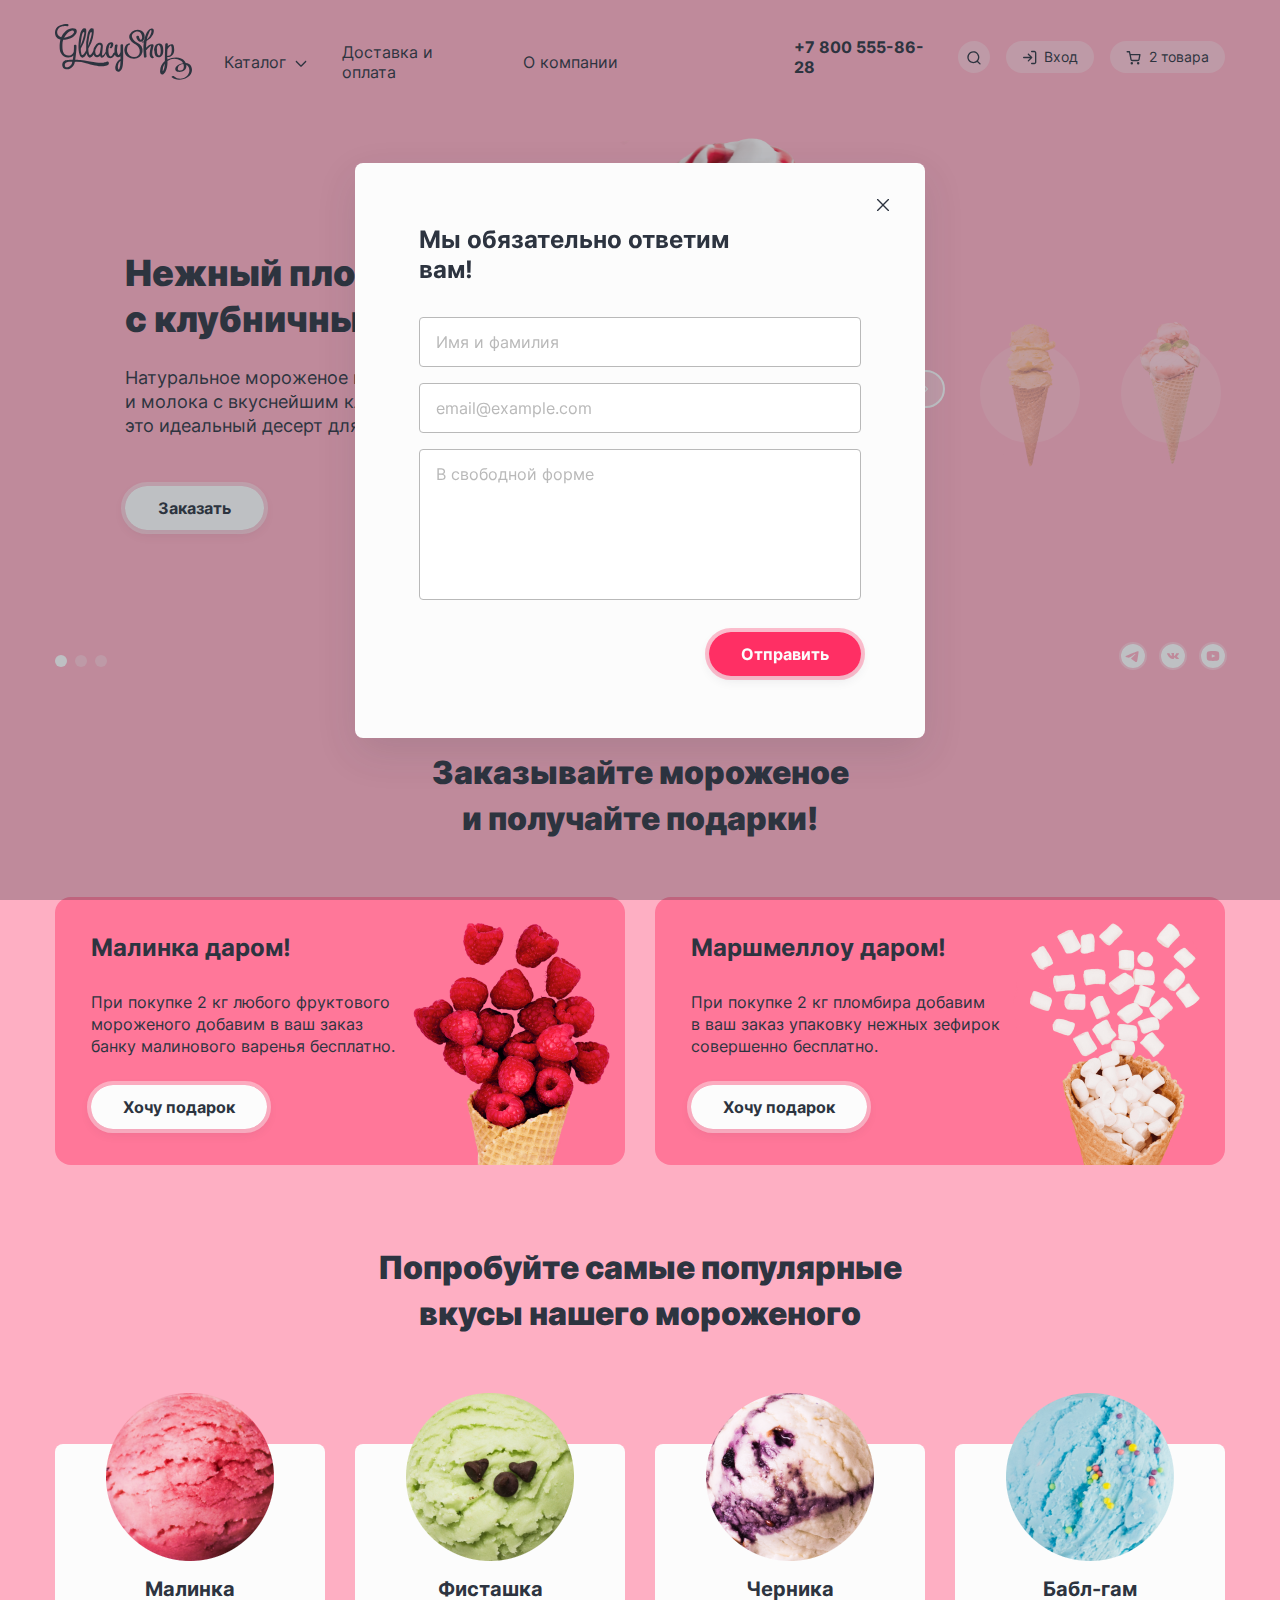
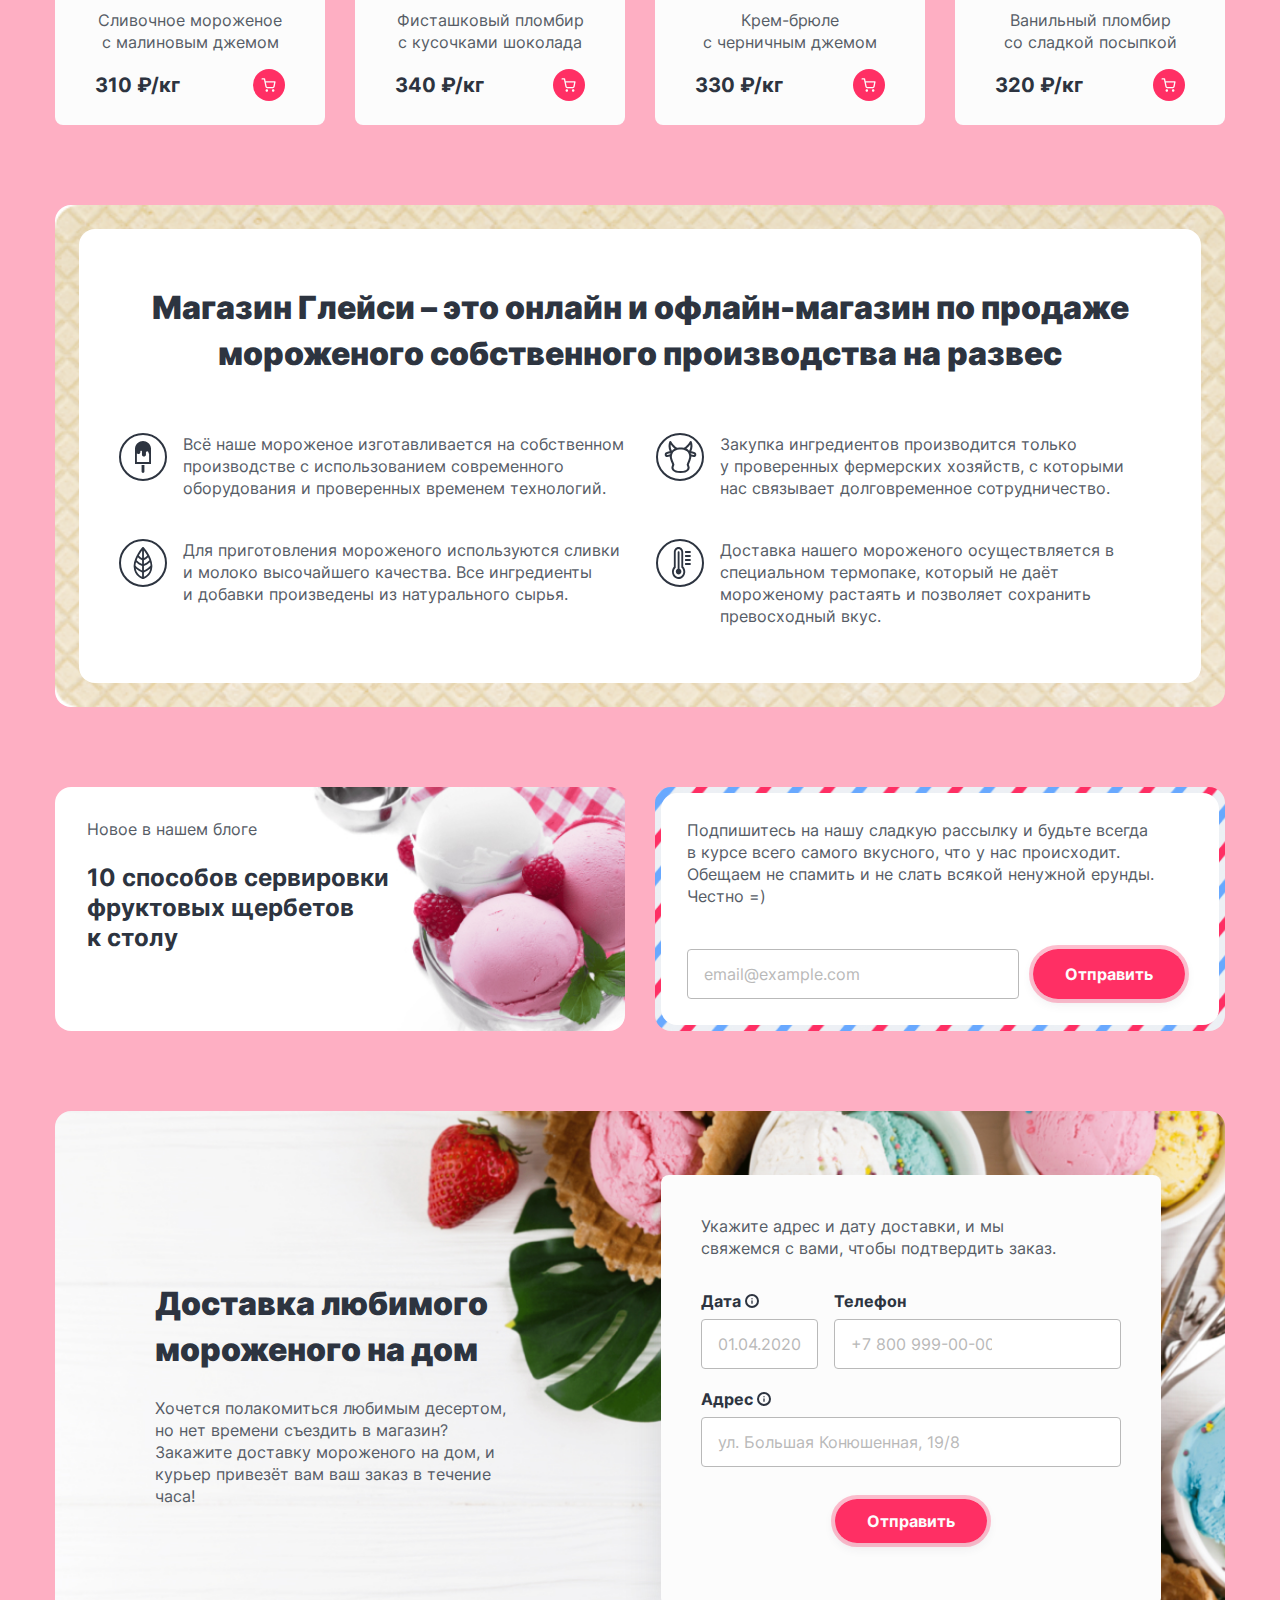
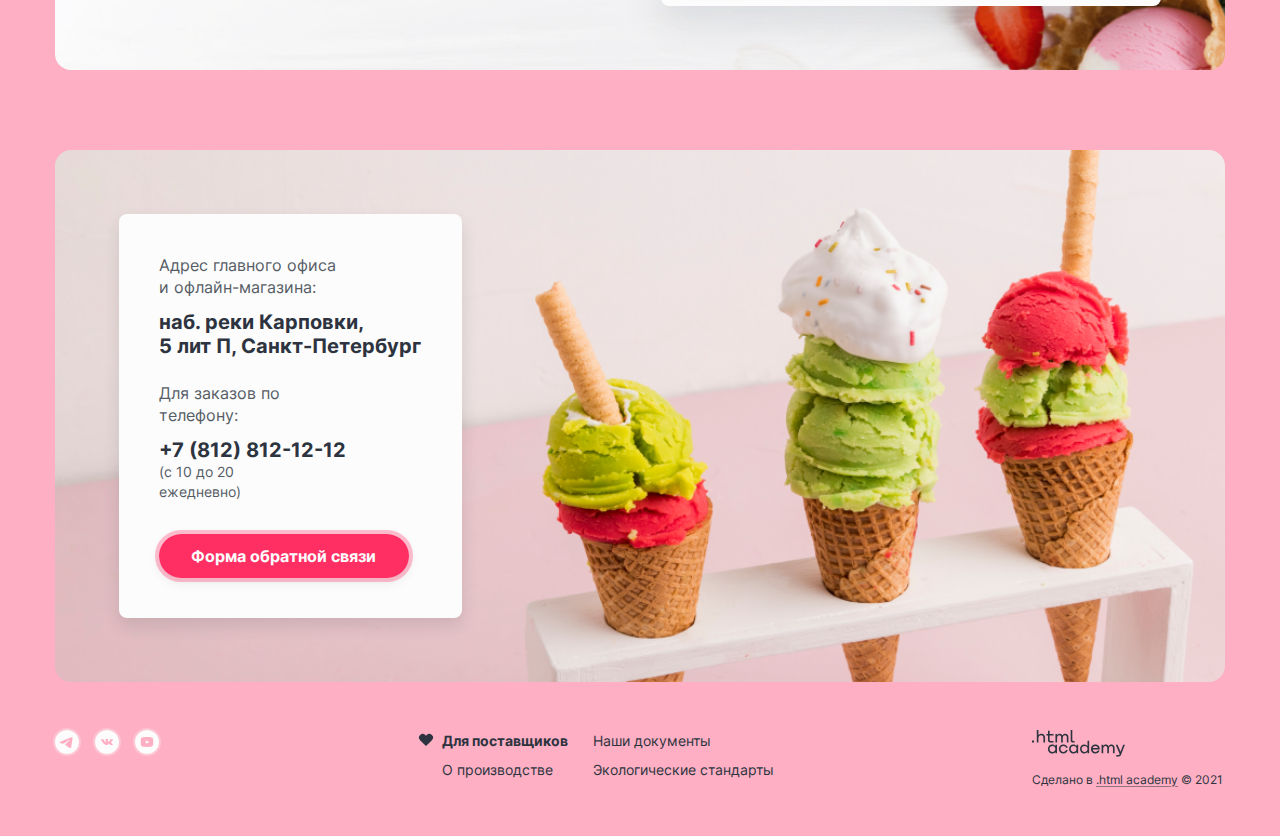
<file: modal.html>
<!DOCTYPE html>
<html lang="ru">

  <head>
    <meta charset="utf-8">
    <title>HTML Academy: Глейси</title>
    <link rel="stylesheet" href="styles/style.css">
  </head>

  <!--Для смены фона на голубой - класс body-theme-pink заменить на класс body-theme-blue;
  на желтый - класс body-theme-pink заменить на класс body-theme-yellow-->

  <body class="body body-theme-pink">
    <!--Шапка главной страницы сайта-->
    <header class="header">
      <h1 class="visually-hidden">Каталог продукции компании Глейси.</h1>
      <div class="header-wrapper">
        <div class="header-logo-wrapper">
          <a class="header-logo-link" href="#">
            <img class="header-logo" width="137" height="56" src="./images/logo/header-logo.svg"
              alt="Логотип интернет-магазина Глейси.">
          </a>
        </div>
        <div class="header-navigation-wrapper">
          <!--Навигация левой части главной страницы-->
          <!--Каталог продукции-->
          <nav class="header-navigation-left">
            <ul class="header-navigation-left-list">
              <li class="header-navigation-left-item">
                <a class="header-navigation-left-link header-catalog-link" href="#">Каталог
                  <svg aria-hidden="true" focusable="false" class="arrow-icon" xmlns="http://www.w3.org/2000/svg"
                    width="16" height="17" viewBox="0 0 16 17" fill="currentColor">
                    <path fill-rule="evenodd" clip-rule="evenodd"
                      d="M3.80812 7.05317C3.54777 6.79282 3.12566 6.79282 2.86531 7.05317C2.60496 7.31352 2.60496 7.73563 2.86531 7.99598L7.52565 12.6563C7.52771 12.6584 7.52979 12.6606 7.53189 12.6626C7.66259 12.7933 7.83404 12.8584 8.00534 12.8579C8.1753 12.8574 8.34511 12.7923 8.47478 12.6626C8.47687 12.6606 8.47894 12.6585 8.48099 12.6564L13.1414 7.99598C13.4017 7.73563 13.4017 7.31352 13.1414 7.05317C12.881 6.79282 12.4589 6.79282 12.1986 7.05317L8.00334 11.2484L3.80812 7.05317Z" />
                  </svg>
                </a>
                <!--Открывающийся подкаталог продукции-->
                <ul class="subcatalog">
                  <li class="subcatalog-list">
                    <a class="subcatalog-link subcatalog-link-new" href="#">
                      Новинки
                    </a>
                  </li>
                  <li class="subcatalog-list">
                    <a class="subcatalog-link" href="#"> Сливочное </a>
                  </li>
                  <li class="subcatalog-list">
                    <a class="subcatalog-link" href="#"> Щербеты </a>
                  </li>
                  <li class="subcatalog-list">
                    <a class="subcatalog-link" href="#"> Фруктовый лед </a>
                  </li>
                  <li class="subcatalog-list">
                    <a class="subcatalog-link" href="#"> Мелорин </a>
                  </li>
                </ul>
              </li>
              <li class="header-navigation-left-item">
                <a class="header-navigation-left-link" href="#">
                  Доставка и оплата
                </a>
              </li>
              <li class="header-navigation-left-item">
                <a class="header-navigation-left-link" href="#">
                  О компании
                </a>
              </li>
            </ul>
          </nav>
          <!--Навигация правой части главной страницы-->
          <nav class="header-navigation-right">
            <a class="header-phone-link" href="tel:+78005558628">+7 800 555-86-28
            </a>
            <!--Поиск по сайту-->
            <div class="header-search-wrapper">
              <a class="header-navigation-search" href="#">
                <svg aria-hidden="true" focusable="false" xmlns="http://www.w3.org/2000/svg" width="16" height="17"
                  fill="currentColor" viewBox="0 0 16 17">
                  <path fill-rule="evenodd"
                    d="M2.663 8.188a4.667 4.667 0 1 1 8.028 3.237.67.67 0 0 0-.123.124 4.667 4.667 0 0 1-7.904-3.361Zm8.412 4.688a6 6 0 1 1 .943-.943l2.45 2.45a.667.667 0 1 1-.943.943l-2.45-2.45Z"
                    clip-rule="evenodd" />
                </svg>
                <span class="visually-hidden"> Поиск по сайту. </span>
              </a>
              <form class="header-search-tooltip" action="https://echo.htmlacademy.ru/" method="get">
                <input class="search-input-tooltip" aria-label="Поиск по сайту" type="text" name="search"
                  placeholder="Поиск по сайту" required>
                <button class="header-search-button" type="reset">
                  <span class="visually-hidden">
                    Сбросить запрос.
                  </span>
                </button>
              </form>
            </div>
            <!--Вход в личный кабинет-->
            <div class="header-entrance-wrapper">
              <a class="header-navigation-right-entrance" href="#">
                <svg aria-hidden="true" focusable="false" xmlns="http://www.w3.org/2000/svg" width="16" height="17"
                  viewBox="0 0 16 17" fill="currentColor">
                  <path fill-rule="evenodd" clip-rule="evenodd"
                    d="M9 2.52461C9 2.15642 9.29848 1.85794 9.66667 1.85794H12.3333C12.8638 1.85794 13.3725 2.06865 13.7475 2.44373C14.1226 2.8188 14.3333 3.32751 14.3333 3.85794V13.1913C14.3333 13.7217 14.1226 14.2304 13.7475 14.6055C13.3725 14.9806 12.8638 15.1913 12.3333 15.1913H9.66667C9.29848 15.1913 9 14.8928 9 14.5246C9 14.1564 9.29848 13.8579 9.66667 13.8579H12.3333C12.5101 13.8579 12.6797 13.7877 12.8047 13.6627C12.9298 13.5377 13 13.3681 13 13.1913V3.85794C13 3.68113 12.9298 3.51156 12.8047 3.38654C12.6797 3.26151 12.5101 3.19127 12.3333 3.19127H9.66667C9.29848 3.19127 9 2.8928 9 2.52461ZM5.86189 4.71987C6.12224 4.45952 6.54435 4.45952 6.8047 4.71987L10.1338 8.04897C10.1509 8.06579 10.1671 8.08353 10.1824 8.1021C10.2142 8.1409 10.2411 8.18246 10.2628 8.22589C10.3079 8.31575 10.3333 8.41721 10.3333 8.52461C10.3333 8.63323 10.3074 8.73579 10.2613 8.8264C10.241 8.86635 10.2164 8.90469 10.1876 8.94072C10.1708 8.96172 10.1527 8.98169 10.1335 9.0005L6.8047 12.3293C6.54435 12.5897 6.12224 12.5897 5.86189 12.3293C5.60154 12.069 5.60154 11.6469 5.86189 11.3865L8.05715 9.19127H1.66667C1.29848 9.19127 1 8.8928 1 8.52461C1 8.15642 1.29848 7.85794 1.66667 7.85794H8.05715L5.86189 5.66268C5.60154 5.40233 5.60154 4.98022 5.86189 4.71987Z" />
                </svg>
                <span class="entrance-icon">Вход</span>
              </a>
              <form class="header-entrance-tooltip" action="https://echo.htmlacademy.ru/" method="get">
                <h2 class="header-entrance-tooltip-title">Личный кабинет</h2>
                <label class="email-form-tooltip">
                  <span class="visually-hidden">Email.</span>
                  <input class="email-input-tooltip" name="email" type="email" placeholder="email@example.com" required>
                </label>
                <label class="password-form">
                  <span class="visually-hidden">Пароль.</span>
                  <input class="password-input" name="password" type="password" value="" required>
                </label>
                <div class="button-entrance-wrapper">
                  <button class="button button-entrance" type="submit">
                    Войти
                  </button>
                  <div class="registration-wrapper">
                    <a class="password-lose" href="#">
                      Забыли пароль?
                    </a>
                    <a class="registration-new" href="#">
                      Регистрация
                    </a>
                  </div>
                </div>
              </form>
            </div>
            <div class="cart-wrapper">
              <a class="header-navigation-right-cart" href="#">
                <svg aria-hidden="true" focusable="false" xmlns="http://www.w3.org/2000/svg" width="16" height="17"
                  fill="currentColor" viewBox="0 0 16 17">
                  <path fill-rule="evenodd"
                    d="M1.167 2.108a.667.667 0 0 0 0 1.333h1.77l.468 2.336a.664.664 0 0 0 .011.053l.967 4.833a1.826 1.826 0 0 0 1.819 1.47h5.62a1.826 1.826 0 0 0 1.819-1.47l.001-.005.927-4.861a.667.667 0 0 0-.655-.792H4.611l-.473-2.361a.667.667 0 0 0-.654-.536H1.167Zm4.524 8.294-.813-4.064h8.23l-.775 4.067a.493.493 0 0 1-.492.395H6.183a.492.492 0 0 1-.492-.397Zm-1.134 3.961a1.246 1.246 0 1 1 2.492 0 1.246 1.246 0 0 1-2.492 0Zm6.374 0a1.246 1.246 0 1 1 2.491 0 1.246 1.246 0 0 1-2.491 0Z"
                    clip-rule="evenodd" />
                </svg>
                <span class="cart-content">2&nbsp;товара</span>
              </a>
              <!--Хедер. Попап корзины-->
              <div class="cart-tooltip-wrapper">
                <div class="tooltip-cart" role="tooltip" id="tooltip-label-cart">
                  <h2 class="tooltip-cart-title">Корзина</h2>
                  <div class="tooltip-cart-list">
                    <img class="tooltip-list-image" width="46" height="46" src="./images/cart-tooltip/raspberry.svg"
                      alt="Фото мороженого Малинка.">
                    <div class="tooltip-cart-wrapper">
                      <a class="tooltip-cart-link" href="#">Малинка</a>
                      <span class="tooltip-list-content">1 кг х 310 ₽</span>
                    </div>
                    <span class="tooltip-list-count">310 ₽</span>
                    <button class="tooltip-button-delete" type="button">
                      <span class="visually-hidden">Удалить из корзины.</span>
                    </button>
                  </div>
                  <div class="tooltip-cart-list">
                    <img class="tooltip-list-image" width="46" height="46" src="./images/cart-tooltip/bubble-gum.svg"
                      alt="Фото мороженого Бабл-гам.">
                    <div class="tooltip-cart-wrapper">
                      <a class="tooltip-cart-link" href="#">Бабл-гам</a>
                      <span class="tooltip-list-content">1,5 кг х 320 ₽</span>
                    </div>
                    <span class="tooltip-list-count">480 ₽</span>
                    <button class="tooltip-button-delete" type="button">
                      <span class="visually-hidden">Удалить из корзины.</span>
                    </button>
                  </div>
                </div>
                <div class="tooltip-cart-total-wrapper">
                  <button class="button button-checkout" type="button">Оформить заказ</button>
                  <span class="tooltip-cart-total">Итого: 790 ₽</span>
                </div>
              </div>
            </div>

            <!--Верстка пустой карзины-->
            <div class="cart-wrapper-empty">
              <a class="cart-empty" href="#">
                <span class="visually-hidden">Ссылка для входа в корзину.</span>
                <svg aria-hidden="true" focusable="false" xmlns="http://www.w3.org/2000/svg" width="16" height="17"
                  fill="currentColor" viewBox="0 0 16 17">
                  <path fill-rule="evenodd"
                    d="M1.167 2.108a.667.667 0 0 0 0 1.333h1.77l.468 2.336a.664.664 0 0 0 .011.053l.967 4.833a1.826 1.826 0 0 0 1.819 1.47h5.62a1.826 1.826 0 0 0 1.819-1.47l.001-.005.927-4.861a.667.667 0 0 0-.655-.792H4.611l-.473-2.361a.667.667 0 0 0-.654-.536H1.167Zm4.524 8.294-.813-4.064h8.23l-.775 4.067a.493.493 0 0 1-.492.395H6.183a.492.492 0 0 1-.492-.397Zm-1.134 3.961a1.246 1.246 0 1 1 2.492 0 1.246 1.246 0 0 1-2.492 0Zm6.374 0a1.246 1.246 0 1 1 2.491 0 1.246 1.246 0 0 1-2.491 0Z"
                    clip-rule="evenodd" />
                </svg>
                Нет товаров
              </a>

              <div class="cart-tooltip-empty-wrapper">
                <div class="cart-tooltip-empty" role="tooltip">
                  <p class="cart-tooltip-empty-info">
                    Ваша корзина пока пуста
                  </p>
                </div>
              </div>
            </div>
          </nav>
        </div>
      </div>
    </header>

    <!--Главная страница-->
    <main class="main-container">
      <!--Слайдер-секция-->
      <section class="section-slider">
        <h2 class="visually-hidden">Галарея.</h2>
        <div class="section-slider-wrapper">
          <ul class="section-slider-list">
            <li class="section-slider-active section-slider-theme-pink">
              <div class="slider-info-wrapper">
                <h3 class="section-slider-title">
                  Нежный пломбир с&nbsp;клубничным&nbsp;джемом
                </h3>
                <p class="section-slider-info">
                  Натуральное мороженое из свежих сливок и&nbsp;молока с вкуснейшим
                  клубничным джемом – это&nbsp;идеальный десерт для всей семьи.
                </p>
                <a class="button-order" href="catalog.html">
                  Заказать
                </a>
              </div>
              <div class="section-slider-image-wrapper">
                <div class="slider-image-wrapper-1">
                  <button aria-label="Переключатель слайдера влево" class="button slider-arrow-left" type="button">
                    <svg aria-hidden="true" focusable="false" class="arrow-left" xmlns="http://www.w3.org/2000/svg"
                      width="17" height="16" fill="currentColor" viewBox="0 0 17 16">
                      <path fill-rule="evenodd"
                        d="M9.71 13.135a.665.665 0 0 0 .94-.94l-4.2-4.201 4.2-4.202a.665.665 0 0 0-.94-.94L5.042 7.52l-.003.003c-.26.26-.26.681 0 .94l4.671 4.672Z"
                        clip-rule="evenodd" />
                    </svg>
                  </button>
                  <img class="section-slider-image-1" width="328" height="507"
                    src="./images/section-slider/slider-image-1.jpg" alt="Фото пломбира с клубничным джемом.">
                  <button aria-label="Переключатель слайдера вправо" class="button slider-arrow-right" type="button">
                    <svg aria-hidden="true" focusable="false" class="arrow-right" xmlns="http://www.w3.org/2000/svg"
                      width="17" height="16" fill="currentColor" viewBox="0 0 17 16">
                      <path fill-rule="evenodd"
                        d="M7.29 2.865a.665.665 0 1 0-.94.94l4.2 4.201-4.2 4.202a.665.665 0 0 0 .94.94l4.668-4.668.003-.003c.26-.26.26-.681 0-.94L7.29 2.864Z"
                        clip-rule="evenodd" />
                    </svg>
                  </button>
                </div>
                <div class="slider-image-wrapper-2">
                  <img class="section-slider-image-2" width="66" height="150"
                    src="./images/section-slider/slider-image-2.jpg" alt="Фото сливочного мороженого со вкусом банана.">
                </div>
                <div class="slider-image-wrapper-3">
                  <img class="section-slider-image-3" width="66" height="150"
                    src="./images/section-slider/slider-image-3.jpg" alt="Фото карамельного пломбира с маршмеллоу.">
                </div>
              </div>
            </li>
            <li class="section-slider-theme-blue">
              <div class="slider-info-wrapper">
                <h3 class="section-slider-title">
                  Сливочное мороженое со вкусом банана
                </h3>
                <p class="section-slider-info">
                  Сливочное мороженое с ярким банановым
                  вкусом подарит вам свежесть и&nbsp;наслаждение
                  даже в самый жаркий
                  летний&nbsp;день.
                </p>
                <a class="button-order" href="catalog.html">
                  Заказать
                </a>
              </div>
              <div class="section-slider-image-wrapper">
                <div class="slider-image-wrapper-1">
                  <button aria-label="Переключатель слайдера влево" class="button slider-arrow-left" type="button">
                    <img class="arrow-left" src="./images/section-slider/arrow-left-icon.svg" width="16" height="16"
                      alt="Стрелка-переключатель слайдера влево.">
                  </button>
                  <img class="section-slider-image-1" width="328" height="507"
                    src="./images/section-slider/slider-image-2.jpg" alt="Фото сливочного мороженого со вкусом банана.">
                  <button aria-label="Переключатель слайдера вправо" class="button slider-arrow-right" type="button">
                    <img class="arrow-right" src="./images/section-slider/arrow-right-icon.svg" width="16" height="16"
                      alt="Стрелка-переключатель слайдера вправо.">
                  </button>
                </div>
                <div class="slider-image-wrapper-2">
                  <img class="section-slider-image-2" width="66" height="150"
                    src="./images/section-slider/slider-image-3.jpg" alt="Фото карамельного пломбира с маршмеллоу.">
                </div>
                <div class="slider-image-wrapper-3">
                  <img class="section-slider-image-3" width="66" height="150"
                    src="./images/section-slider/slider-image-1.jpg" alt="Фото пломбира с клубничным джемом.">
                </div>
              </div>
            </li>
            <li class="section-slider-theme-yellow">
              <div class="slider-info-wrapper">
                <h3 class="section-slider-title">
                  Карамельный пломбир с маршмеллоу
                </h3>
                <p class="section-slider-info">
                  Необычный сладкий десерт с&nbsp;карамельным
                  топпингом и кусочками
                  зефира завоюет сердца&nbsp;сладкоежек всех
                  возрастов.
                </p>
                <a class="button-order" href="catalog.html">
                  Заказать
                </a>
              </div>
              <div class="section-slider-image-wrapper">
                <div class="slider-image-wrapper-1">
                  <button aria-label="Переключатель слайдера влево" class="button slider-arrow-left" type="button">
                    <img class="arrow-left" src="./images/section-slider/arrow-left-icon.svg" width="16" height="16"
                      alt="Стрелка-переключатель слайдера влево.">
                  </button>
                  <img class="section-slider-image-1" width="328" height="507"
                    src="./images/section-slider/slider-image-3.jpg" alt="Фото карамельного пломбира с маршмеллоу.">
                  <button aria-label="Переключатель слайдера вправо" class="button slider-arrow-right" type="button">
                    <img class="arrow-right" src="./images/section-slider/arrow-right-icon.svg" width="16" height="16"
                      alt="Стрелка-переключатель слайдера вправо.">
                  </button>
                </div>
                <div class="slider-image-wrapper-2">
                  <img class="section-slider-image-2" width="66" height="150"
                    src="./images/section-slider/slider-image-1.jpg" alt="Фото пломбира с клубничным джемом.">
                </div>
                <div class="slider-image-wrapper-3">
                  <img class="section-slider-image-3" width="66" height="150"
                    src="./images/section-slider/slider-image-2.jpg" alt="Фото сливочного мороженого со вкусом банана.">
                </div>
              </div>
            </li>
          </ul>
          <!--Пагинация слайдеров-->
          <div class="slider-pagination-wrapper">
            <ul class="slider-pagination">
              <li class="slider-pagination-item">
                <button class="slider-radio slider-radio-checked" type="button">
                  <span class="visually-hidden">Предыдущий слайдер.</span>
                </button>
              </li>
              <li class="slider-pagination-item">
                <button class="slider-radio" type="button">
                  <span class="visually-hidden">Следующий слайдер.</span>
                </button>
              </li>
              <li class="slider-pagination-item">
                <button class="slider-radio" type="button">
                  <span class="visually-hidden">Последующий слайдер.</span>
                </button>
              </li>
            </ul>
          </div>
        </div>
        <!--Социальные сети-->
        <div class="slider-social-links">
          <h2 class="visually-hidden">Ссылка на социальные сети.</h2>
          <ul class="slider-social-list">
            <li class="social-item">
              <a class="social-tme" href="https://t.me/htmlacademy">
                <svg aria-hidden="true" focusable="false" xmlns="http://www.w3.org/2000/svg" width="24" height="24"
                  viewBox="0 0 24 24" fill="none">
                  <path fill="#FCFCFC" fill-rule="evenodd"
                    d="M24 12a12 12 0 1 1-24 0 12 12 0 0 1 24 0ZM12.43 8.86c-1.17.48-3.5 1.49-7 3.01-.57.23-.86.45-.9.67-.04.36.42.5 1.04.7l.27.08c.6.2 1.43.44 1.86.45.39 0 .82-.16 1.3-.48 3.27-2.21 4.96-3.33 5.06-3.35.08-.02.18-.04.25.02.07.07.07.18.06.22-.05.19-1.84 1.86-2.77 2.72a28.24 28.24 0 0 0-.82.79c-.57.54-1 .96.02 1.63.5.32.89.59 1.28.85a88.77 88.77 0 0 0 1.8 1.23c.5.35.95.67 1.5.62.32-.03.65-.33.82-1.23.4-2.13 1.18-6.73 1.36-8.63.01-.16 0-.31-.02-.47a.5.5 0 0 0-.17-.33.78.78 0 0 0-.46-.14c-.46.01-1.15.25-4.48 1.64Z"
                    clip-rule="evenodd"></path>
                </svg>
                <span class="visually-hidden">Телеграм.</span>
              </a>
            </li>
            <li class="social-item">
              <a class="social-vk" href="https://vk.com/htmlacademy">
                <svg aria-hidden="true" focusable="false" xmlns="http://www.w3.org/2000/svg" width="24" height="24"
                  fill="none" viewBox="0 0 24 24">
                  <path fill="#FCFCFC" fill-rule="evenodd"
                    d="M24 12a12 12 0 1 1-24 0 12 12 0 0 1 24 0Zm-11.41 2.97h-.72s-1.58.09-2.98-1.18C7.37 12.4 6.03 9.65 6.03 9.65s-.07-.18 0-.27c.1-.1.36-.1.36-.1l1.72-.01s.16.02.27.1c.1.05.15.17.15.17s.28.61.65 1.17c.71 1.08 1.05 1.32 1.29 1.2.35-.16.25-1.53.25-1.53s0-.5-.18-.71c-.14-.17-.41-.22-.53-.24-.1-.01.06-.2.26-.3.31-.13.86-.13 1.5-.13.5 0 .65.03.84.07.46.1.44.41.41 1.08l-.02.7v.18c-.01.34-.02.73.23.88.13.07.45 0 1.26-1.19.38-.56.66-1.23.66-1.23s.07-.12.16-.17c.1-.05.24-.04.24-.04h1.8s.54-.06.63.15c.1.23-.2.75-.94 1.61-.7.82-1.03 1.12-1 1.38.01.2.23.38.66.72.89.73 1.13 1.1 1.18 1.2l.01.01c.4.58-.44.62-.44.62l-1.6.02s-.34.06-.8-.2a3.94 3.94 0 0 1-.69-.6c-.33-.34-.65-.66-.91-.58-.45.12-.44.96-.44.96s0 .18-.1.28c-.1.1-.32.12-.32.12Z"
                    clip-rule="evenodd"></path>
                </svg>
                <span class="visually-hidden">ВКонтакте.</span>
              </a>
            </li>
            <li class="social-item">
              <a class="social-youtube" href="https://www.youtube.com/user/htmlacademyru">
                <svg aria-hidden="true" focusable="false" xmlns="http://www.w3.org/2000/svg" width="24" height="24"
                  fill="none" viewBox="0 0 24 24">
                  <path fill="#FCFCFC"
                    d="m14 11.8-2.8-1.32c-.25-.11-.45.01-.45.29v2.46c0 .28.2.4.45.29L14 12.2c.25-.12.25-.3 0-.42ZM12 0a12 12 0 1 0 0 24 12 12 0 0 0 0-24Zm0 16.88c-6.14 0-6.25-.56-6.25-4.88s.1-4.88 6.25-4.88c6.14 0 6.25.56 6.25 4.88s-.1 4.88-6.25 4.88Z">
                  </path>
                </svg>
                <span class="visually-hidden">Ютуб.</span>
              </a>
            </li>
          </ul>
        </div>
      </section>
      <!--Раздел промо акций-->
      <section class="section-promotion">
        <h2 class="section-promotion-title">
          Заказывайте мороженое и&nbsp;получайте&nbsp;подарки!
        </h2>
        <div class="section-promotion-list-wrapper">
          <div class="section-promotion-list section-promotion-img-1">
            <b class="section-promotion-slogan">Малинка даром!</b>
            <p class="section-promotion-action">
              При покупке 2 кг любого фруктового мороженого&nbsp;добавим в ваш
              заказ банку&nbsp;малинового&nbsp;варенья бесплатно.
            </p>
            <a class="promotion-link" href="#">
              Хочу подарок
            </a>
          </div>
          <div class="section-promotion-list section-promotion-img-2">
            <b class="section-promotion-slogan">Маршмеллоу даром!</b>
            <p class="section-promotion-action">
              При покупке 2 кг пломбира&nbsp;добавим
              в&nbsp;ваш&nbsp;заказ&nbsp;упаковку нежных зефирок
              совершенно&nbsp;бесплатно.
            </p>
            <a class="promotion-link" href="#">
              Хочу подарок
            </a>
          </div>
        </div>
      </section>
      <!--Раздел популярной продукции-->
      <section class="section-popular">
        <div class="section-popular-wrapper">
          <h2 class="section-popular-title">
            Попробуйте самые популярные вкусы&nbsp;нашего мороженого
          </h2>
          <ul class="section-popular-list">
            <li class="section-popular-card">
              <img class="section-popular-image" width="168" height="168"
                src="./images/section-popular/popular-image-1.jpg" alt="Фото мороженого Малинка.">
              <a class="section-popular-link" href="#"> Малинка </a>
              <p class="section-popular-info">
                Сливочное мороженое с&nbsp;малиновым джемом
              </p>
              <div class="price-cart-wrapper">
                <span class="section-popular-price"> 310 ₽/кг </span>
                <a class="section-popular-cart" href="#">
                  <svg aria-hidden="true" focusable="false" xmlns="http://www.w3.org/2000/svg" width="16" height="16"
                    viewBox="0 0 16 16" fill="currentColor">
                    <path fill-rule="evenodd" clip-rule="evenodd"
                      d="M1.16667 1.25C0.798477 1.25 0.5 1.54848 0.5 1.91667C0.5 2.28486 0.798477 2.58333 1.16667 2.58333H2.93794L3.40537 4.91872C3.40821 4.93667 3.41176 4.95438 3.416 4.97182L4.38338 9.80515L4.3835 9.80571C4.46706 10.2257 4.69562 10.603 5.02921 10.8715C5.36111 11.1387 5.77595 11.2813 6.20183 11.2748H11.8225C12.2484 11.2813 12.6633 11.1387 12.9952 10.8715C13.3289 10.6029 13.5575 10.2254 13.641 9.80515L13.641 9.80515L13.642 9.80016L14.5691 4.93872C14.6063 4.74355 14.5545 4.54195 14.4279 4.38887C14.3012 4.23578 14.1129 4.14716 13.9142 4.14716H4.61072L4.1381 1.78583C4.07574 1.47426 3.80215 1.25 3.4844 1.25H1.16667ZM5.69098 9.54444L4.87759 5.4805H13.1084L12.3328 9.54736C12.31 9.65988 12.2485 9.7609 12.1591 9.83291C12.0691 9.90535 11.9565 9.94383 11.841 9.94162L11.841 9.94149H11.8282H6.19614V9.94137L6.18337 9.94162C6.06787 9.94383 5.95528 9.90535 5.8653 9.83291C5.77531 9.76048 5.71368 9.6587 5.69117 9.5454L5.69098 9.54444ZM4.55739 13.5054C4.55739 12.8175 5.1151 12.2597 5.80307 12.2597C6.49105 12.2597 7.04876 12.8175 7.04876 13.5054C7.04876 14.1934 6.49105 14.7511 5.80307 14.7511C5.1151 14.7511 4.55739 14.1934 4.55739 13.5054ZM10.9307 13.5054C10.9307 12.8175 11.4884 12.2597 12.1764 12.2597C12.8644 12.2597 13.4221 12.8175 13.4221 13.5054C13.4221 14.1934 12.8644 14.7511 12.1764 14.7511C11.4884 14.7511 10.9307 14.1934 10.9307 13.5054Z"
                      fill="currentColor" />
                  </svg>
                  <span class="visually-hidden">Корзина.</span>
                </a>
              </div>
            </li>
            <li class="section-popular-card">
              <img class="section-popular-image" width="168" height="168"
                src="./images/section-popular/popular-image-2.jpg" alt="Фото мороженого Фисташка.">
              <a class="section-popular-link" href="#"> Фисташка </a>
              <p class="section-popular-info">
                Фисташковый пломбир с&nbsp;кусочками шоколада
              </p>
              <div class="price-cart-wrapper">
                <span class="section-popular-price"> 340 ₽/кг </span>
                <a class="section-popular-cart" href="#">
                  <svg aria-hidden="true" focusable="false" xmlns="http://www.w3.org/2000/svg" width="16" height="16"
                    viewBox="0 0 16 16" fill="currentColor">
                    <path fill-rule="evenodd" clip-rule="evenodd"
                      d="M1.16667 1.25C0.798477 1.25 0.5 1.54848 0.5 1.91667C0.5 2.28486 0.798477 2.58333 1.16667 2.58333H2.93794L3.40537 4.91872C3.40821 4.93667 3.41176 4.95438 3.416 4.97182L4.38338 9.80515L4.3835 9.80571C4.46706 10.2257 4.69562 10.603 5.02921 10.8715C5.36111 11.1387 5.77595 11.2813 6.20183 11.2748H11.8225C12.2484 11.2813 12.6633 11.1387 12.9952 10.8715C13.3289 10.6029 13.5575 10.2254 13.641 9.80515L13.641 9.80515L13.642 9.80016L14.5691 4.93872C14.6063 4.74355 14.5545 4.54195 14.4279 4.38887C14.3012 4.23578 14.1129 4.14716 13.9142 4.14716H4.61072L4.1381 1.78583C4.07574 1.47426 3.80215 1.25 3.4844 1.25H1.16667ZM5.69098 9.54444L4.87759 5.4805H13.1084L12.3328 9.54736C12.31 9.65988 12.2485 9.7609 12.1591 9.83291C12.0691 9.90535 11.9565 9.94383 11.841 9.94162L11.841 9.94149H11.8282H6.19614V9.94137L6.18337 9.94162C6.06787 9.94383 5.95528 9.90535 5.8653 9.83291C5.77531 9.76048 5.71368 9.6587 5.69117 9.5454L5.69098 9.54444ZM4.55739 13.5054C4.55739 12.8175 5.1151 12.2597 5.80307 12.2597C6.49105 12.2597 7.04876 12.8175 7.04876 13.5054C7.04876 14.1934 6.49105 14.7511 5.80307 14.7511C5.1151 14.7511 4.55739 14.1934 4.55739 13.5054ZM10.9307 13.5054C10.9307 12.8175 11.4884 12.2597 12.1764 12.2597C12.8644 12.2597 13.4221 12.8175 13.4221 13.5054C13.4221 14.1934 12.8644 14.7511 12.1764 14.7511C11.4884 14.7511 10.9307 14.1934 10.9307 13.5054Z"
                      fill="currentColor" />
                  </svg>
                  <span class="visually-hidden">Корзина.</span>
                </a>
              </div>
            </li>
            <li class="section-popular-card">
              <img class="section-popular-image" width="168" height="168"
                src="./images/section-popular/popular-image-3.jpg" alt="Фото мороженого Черника.">
              <a class="section-popular-link" href="#"> Черника </a>
              <p class="section-popular-info">Крем-брюле с&nbsp;черничным джемом</p>
              <div class="price-cart-wrapper">
                <span class="section-popular-price"> 330 ₽/кг </span>
                <a class="section-popular-cart" href="#">
                  <svg aria-hidden="true" focusable="false" xmlns="http://www.w3.org/2000/svg" width="16" height="16"
                    viewBox="0 0 16 16" fill="currentColor">
                    <path fill-rule="evenodd" clip-rule="evenodd"
                      d="M1.16667 1.25C0.798477 1.25 0.5 1.54848 0.5 1.91667C0.5 2.28486 0.798477 2.58333 1.16667 2.58333H2.93794L3.40537 4.91872C3.40821 4.93667 3.41176 4.95438 3.416 4.97182L4.38338 9.80515L4.3835 9.80571C4.46706 10.2257 4.69562 10.603 5.02921 10.8715C5.36111 11.1387 5.77595 11.2813 6.20183 11.2748H11.8225C12.2484 11.2813 12.6633 11.1387 12.9952 10.8715C13.3289 10.6029 13.5575 10.2254 13.641 9.80515L13.641 9.80515L13.642 9.80016L14.5691 4.93872C14.6063 4.74355 14.5545 4.54195 14.4279 4.38887C14.3012 4.23578 14.1129 4.14716 13.9142 4.14716H4.61072L4.1381 1.78583C4.07574 1.47426 3.80215 1.25 3.4844 1.25H1.16667ZM5.69098 9.54444L4.87759 5.4805H13.1084L12.3328 9.54736C12.31 9.65988 12.2485 9.7609 12.1591 9.83291C12.0691 9.90535 11.9565 9.94383 11.841 9.94162L11.841 9.94149H11.8282H6.19614V9.94137L6.18337 9.94162C6.06787 9.94383 5.95528 9.90535 5.8653 9.83291C5.77531 9.76048 5.71368 9.6587 5.69117 9.5454L5.69098 9.54444ZM4.55739 13.5054C4.55739 12.8175 5.1151 12.2597 5.80307 12.2597C6.49105 12.2597 7.04876 12.8175 7.04876 13.5054C7.04876 14.1934 6.49105 14.7511 5.80307 14.7511C5.1151 14.7511 4.55739 14.1934 4.55739 13.5054ZM10.9307 13.5054C10.9307 12.8175 11.4884 12.2597 12.1764 12.2597C12.8644 12.2597 13.4221 12.8175 13.4221 13.5054C13.4221 14.1934 12.8644 14.7511 12.1764 14.7511C11.4884 14.7511 10.9307 14.1934 10.9307 13.5054Z"
                      fill="currentColor" />
                  </svg>
                  <span class="visually-hidden">Корзина.</span>
                </a>
              </div>
            </li>
            <li class="section-popular-card">
              <img class="section-popular-image" width="168" height="168"
                src="./images/section-popular/popular-image-4.jpg" alt="Фото мороженого Бабл-гам.">
              <a class="section-popular-link" href="#"> Бабл-гам </a>
              <p class="section-popular-info">
                Ванильный пломбир со&nbsp;сладкой посыпкой
              </p>
              <div class="price-cart-wrapper">
                <span class="section-popular-price"> 320 ₽/кг </span>
                <a class="section-popular-cart" href="#">
                  <svg aria-hidden="true" focusable="false" xmlns="http://www.w3.org/2000/svg" width="16" height="16"
                    viewBox="0 0 16 16" fill="currentColor">
                    <path fill-rule="evenodd" clip-rule="evenodd"
                      d="M1.16667 1.25C0.798477 1.25 0.5 1.54848 0.5 1.91667C0.5 2.28486 0.798477 2.58333 1.16667 2.58333H2.93794L3.40537 4.91872C3.40821 4.93667 3.41176 4.95438 3.416 4.97182L4.38338 9.80515L4.3835 9.80571C4.46706 10.2257 4.69562 10.603 5.02921 10.8715C5.36111 11.1387 5.77595 11.2813 6.20183 11.2748H11.8225C12.2484 11.2813 12.6633 11.1387 12.9952 10.8715C13.3289 10.6029 13.5575 10.2254 13.641 9.80515L13.641 9.80515L13.642 9.80016L14.5691 4.93872C14.6063 4.74355 14.5545 4.54195 14.4279 4.38887C14.3012 4.23578 14.1129 4.14716 13.9142 4.14716H4.61072L4.1381 1.78583C4.07574 1.47426 3.80215 1.25 3.4844 1.25H1.16667ZM5.69098 9.54444L4.87759 5.4805H13.1084L12.3328 9.54736C12.31 9.65988 12.2485 9.7609 12.1591 9.83291C12.0691 9.90535 11.9565 9.94383 11.841 9.94162L11.841 9.94149H11.8282H6.19614V9.94137L6.18337 9.94162C6.06787 9.94383 5.95528 9.90535 5.8653 9.83291C5.77531 9.76048 5.71368 9.6587 5.69117 9.5454L5.69098 9.54444ZM4.55739 13.5054C4.55739 12.8175 5.1151 12.2597 5.80307 12.2597C6.49105 12.2597 7.04876 12.8175 7.04876 13.5054C7.04876 14.1934 6.49105 14.7511 5.80307 14.7511C5.1151 14.7511 4.55739 14.1934 4.55739 13.5054ZM10.9307 13.5054C10.9307 12.8175 11.4884 12.2597 12.1764 12.2597C12.8644 12.2597 13.4221 12.8175 13.4221 13.5054C13.4221 14.1934 12.8644 14.7511 12.1764 14.7511C11.4884 14.7511 10.9307 14.1934 10.9307 13.5054Z"
                      fill="currentColor" />
                  </svg>
                  <span class="visually-hidden">Корзина.</span>
                </a>
              </div>
            </li>
          </ul>
        </div>
      </section>
      <!--Раздел о преимуществах компании-->
      <div class="section-advantages-wrapper">
        <section class="section-advantages">
          <h2 class="section-advantages-title">
            Магазин Глейси – это онлайн и офлайн-магазин по продаже мороженого
            собственного производства на развес
          </h2>
          <div class="section-advantages-list-wrapper">
            <ol class="section-advantages-list">
              <li class="section-advantages-item section-advantages-technologies">
                <span class="visually-hidden">Картинка-иконка мороженого.</span>
                <p class="section-advantages-info">
                  Всё наше мороженое изготавливается на собственном производстве
                  с использованием современного оборудования и проверенных
                  временем технологий.
                </p>
              </li>
              <li class="section-advantages-item section-advantages-reliability">
                <span class="visually-hidden">Картинка-иконка коровы.</span>
                <p class="section-advantages-info">
                  Закупка ингредиентов производится только у&nbsp;проверенных
                  фермерских хозяйств, с которыми нас&nbsp;связывает
                  долговременное сотрудничество.
                </p>
              </li>
              <li class="section-advantages-item section-advantages-natural">
                <span class="visually-hidden">Картинка-иконка листочка.</span>
                <p class="section-advantages-info">
                  Для приготовления мороженого используются сливки и молоко
                  высочайшего качества. Все ингредиенты и&nbsp;добавки
                  произведены из натурального сырья.
                </p>
              </li>
              <li class="section-advantages-item section-advantages-quality">
                <span class="visually-hidden">Картинка-иконка термометра.</span>
                <p class="section-advantages-info">
                  Доставка нашего мороженого осуществляется в специальном
                  термопаке, который не даёт мороженому растаять и позволяет
                  сохранить превосходный вкус.
                </p>
              </li>
            </ol>
          </div>
        </section>
      </div>
      <!--Email рассылка-->
      <section class="section-mailing">
        <h2 class="visually-hidden">Email рассылка.</h2>
        <div class="section-mailing-wrapper">
          <a class="section-mailing-news" href="#"> Новое в нашем блоге </a>
          <a class="section-mailing-list" href="#">
            10 способов сервировки фруктовых щербетов к&nbsp;столу
          </a>
        </div>
        <div class="mailing-form-wrapper">
          <form class="mailing-form" action="https://echo.htmlacademy.ru/" method="post">
            <p class="mailing-form-info">
              Подпишитесь на нашу сладкую рассылку и будьте всегда
              в&nbsp;курсе&nbsp;всего самого вкусного, что у нас происходит. Обещаем не спамить и не слать всякой
              ненужной ерунды.
              Честно =)
            </p>
            <div class="email-form-wrapper">
              <label class="email-form">
                <span class="visually-hidden">Email.</span>
                <input class="email-input" name="email" type="email" placeholder="email@example.com" required>
              </label>
              <button class="button button-subscribe" type="submit">
                Отправить
              </button>
            </div>
          </form>
        </div>
      </section>
      <!--Раздел доставки продукции-->
      <section class="section-delivery">
        <h2 class="visually-hidden">Доставка продукции.</h2>
        <div class="delivery-info-wrapper">
          <h3 class="section-delivery-title">
            Доставка любимого мороженого на дом
          </h3>
          <p class="section-delivery-info">
            Хочется полакомиться любимым десертом, но&nbsp;нет времени съездить в
            магазин? Закажите доставку мороженого на дом, и курьер привезёт вам
            ваш заказ в течение часа!
          </p>
        </div>
        <div class="section-delivery-wrapper">
          <p class="section-delivery-details">
            Укажите адрес и дату доставки, и мы свяжемся с вами, чтобы
            подтвердить заказ.
          </p>
          <form class="section-delivery-form" action="https://echo.htmlacademy.ru/" method="post">
            <div class="delivery-form-wrapper">
              <label class="delivery-form-date" for="date-input">
                Дата
              </label>
              <div class="delivery-form-date-tooltip">
                <span class="date-form-tooltip-toggle"></span>
                <div class="form-date-tooltip-info" role="tooltip" id="date-tooltip">
                  Введите желаемую дату доставки
                </div>
              </div>
              <input class="delivery-form-date-input" id="date-input" name="date" type="text" placeholder="01.04.2020"
                required>
            </div>
            <div class="delivery-form-wrapper">
              <label class="delivery-form-tel">
                Телефон
                <input class="delivery-form-tel-input" type="tel" placeholder="+7 800 999-00-00" required>
              </label>
            </div>
            <div class="delivery-form-wrapper">
              <label class="delivery-form-address" for="address-input">
                Адрес
              </label>
              <input class="delivery-form-address-input" id="address-input" name="address" type="text"
                placeholder="ул. Большая Конюшенная, 19/8" required>
              <div class="delivery-form-address-tooltip">
                <span class="address-form-tooltip-toggle"></span>
                <div class="form-address-tooltip-info" role="tooltip" id="address-tooltip">
                  Введите название улицы, дома и квартиры
                </div>
              </div>
            </div>
            <button class="button button-delivery-subscribe" type="submit">
              Отправить
            </button>
          </form>
        </div>
      </section>
      <!--Форма обратной связи-->
      <div class="section-feedback-wrapper">
        <section class="section-feedback">
          <h2 class="visually-hidden">Форма обратной связи.</h2>
          <p class="section-feedback-title">
            Адрес главного офиса и офлайн-магазина:</p>
          <address class="section-feedback-address">
            <p class="section-feedback-address-item">
              наб. реки Карповки, 5&nbsp;лит&nbsp;П, Санкт-Петербург
            </p>
          </address>
          <p class="section-feedback-order"> Для заказов по телефону: </p>
          <a class="section-feedback-tel" href="tel:+78128121212">
            +7&nbsp;(812)&nbsp;812-12-12
          </a>
          <p class="section-feedback-working"> (с 10 до 20 ежедневно) </p>
          <a class="button-feedback" href="modal.html"> Форма обратной связи </a>
        </section>
      </div>
    </main>
    <!--Подвал сайта-->
    <footer class="page-footer">
      <div class="page-footer-wrapper">
        <!--Социальные сети-->
        <section class="footer-social-links">
          <h2 class="visually-hidden">Ссылка на социальные сети.</h2>
          <ul class="footer-social-list">
            <li class="social-item">
              <a class="social-tme" href="https://t.me/htmlacademy">
                <svg aria-hidden="true" focusable="false" xmlns="http://www.w3.org/2000/svg" width="24" height="24"
                  viewBox="0 0 24 24" fill="none">
                  <path fill="#FCFCFC" fill-rule="evenodd"
                    d="M24 12a12 12 0 1 1-24 0 12 12 0 0 1 24 0ZM12.43 8.86c-1.17.48-3.5 1.49-7 3.01-.57.23-.86.45-.9.67-.04.36.42.5 1.04.7l.27.08c.6.2 1.43.44 1.86.45.39 0 .82-.16 1.3-.48 3.27-2.21 4.96-3.33 5.06-3.35.08-.02.18-.04.25.02.07.07.07.18.06.22-.05.19-1.84 1.86-2.77 2.72a28.24 28.24 0 0 0-.82.79c-.57.54-1 .96.02 1.63.5.32.89.59 1.28.85a88.77 88.77 0 0 0 1.8 1.23c.5.35.95.67 1.5.62.32-.03.65-.33.82-1.23.4-2.13 1.18-6.73 1.36-8.63.01-.16 0-.31-.02-.47a.5.5 0 0 0-.17-.33.78.78 0 0 0-.46-.14c-.46.01-1.15.25-4.48 1.64Z"
                    clip-rule="evenodd"></path>
                </svg>
                <span class="visually-hidden">Телеграм.</span>
              </a>
            </li>
            <li class="social-item">
              <a class="social-vk" href="https://vk.com/htmlacademy">
                <svg aria-hidden="true" focusable="false" xmlns="http://www.w3.org/2000/svg" width="24" height="24"
                  fill="none" viewBox="0 0 24 24">
                  <path fill="#FCFCFC" fill-rule="evenodd"
                    d="M24 12a12 12 0 1 1-24 0 12 12 0 0 1 24 0Zm-11.41 2.97h-.72s-1.58.09-2.98-1.18C7.37 12.4 6.03 9.65 6.03 9.65s-.07-.18 0-.27c.1-.1.36-.1.36-.1l1.72-.01s.16.02.27.1c.1.05.15.17.15.17s.28.61.65 1.17c.71 1.08 1.05 1.32 1.29 1.2.35-.16.25-1.53.25-1.53s0-.5-.18-.71c-.14-.17-.41-.22-.53-.24-.1-.01.06-.2.26-.3.31-.13.86-.13 1.5-.13.5 0 .65.03.84.07.46.1.44.41.41 1.08l-.02.7v.18c-.01.34-.02.73.23.88.13.07.45 0 1.26-1.19.38-.56.66-1.23.66-1.23s.07-.12.16-.17c.1-.05.24-.04.24-.04h1.8s.54-.06.63.15c.1.23-.2.75-.94 1.61-.7.82-1.03 1.12-1 1.38.01.2.23.38.66.72.89.73 1.13 1.1 1.18 1.2l.01.01c.4.58-.44.62-.44.62l-1.6.02s-.34.06-.8-.2a3.94 3.94 0 0 1-.69-.6c-.33-.34-.65-.66-.91-.58-.45.12-.44.96-.44.96s0 .18-.1.28c-.1.1-.32.12-.32.12Z"
                    clip-rule="evenodd"></path>
                </svg>
                <span class="visually-hidden">ВКонтакте.</span>
              </a>
            </li>
            <li class="social-item">
              <a class="social-youtube" href="https://www.youtube.com/user/htmlacademyru">
                <svg aria-hidden="true" focusable="false" xmlns="http://www.w3.org/2000/svg" width="24" height="24"
                  fill="none" viewBox="0 0 24 24">
                  <path fill="#FCFCFC"
                    d="m14 11.8-2.8-1.32c-.25-.11-.45.01-.45.29v2.46c0 .28.2.4.45.29L14 12.2c.25-.12.25-.3 0-.42ZM12 0a12 12 0 1 0 0 24 12 12 0 0 0 0-24Zm0 16.88c-6.14 0-6.25-.56-6.25-4.88s.1-4.88 6.25-4.88c6.14 0 6.25.56 6.25 4.88s-.1 4.88-6.25 4.88Z">
                  </path>
                </svg>
                <span class="visually-hidden">Ютуб.</span>
              </a>
            </li>
          </ul>
        </section>
        <div class="section-regulations">
          <ul class="section-regulations-list-left">
            <li class="section-regulations-item">
              <a class="section-regulations-link section-regulations-link-mark" href="#"> Для поставщиков </a>
            </li>
            <li class="section-regulations-item">
              <a class="section-regulations-link" href="#"> О производстве </a>
            </li>
          </ul>
          <ul class="section-regulations-list-right">
            <li class="section-regulations-item">
              <a class="section-regulations-link" href="#"> Наши документы </a>
            </li>
            <li class="section-regulations-item">
              <a class="section-regulations-link" href="#">
                Экологические&nbsp;стандарты
              </a>
            </li>
          </ul>
        </div>
        <div class="footer-link-wrapper">
          <a class="footer-logo-htmlacademy" href="https://htmlacademy.ru/" aria-label="Ссылка на сайт htmlacademy ">
            <svg aria-hidden="true" focusable="false" xmlns="http://www.w3.org/2000/svg" width="93" height="27"
              fill="none" viewBox="0 0 93 27">
              <g fill="#2D3440" clip-path="url(#a)">
                <path
                  d="M0 10.416V12.5h1.988v-2.083H0ZM9.419 3.663c-1.262 0-2.282.573-2.922 1.406h-.069V0H4.786v12.5h1.642V8.212c0-1.72 1.072-2.952 2.645-2.952 1.486 0 2.35 1.111 2.35 2.604V12.5h1.643V7.57c0-2.38-1.47-3.907-3.647-3.907ZM21.525 3.906h-3.889V.868h-1.642v3.038H14.44v1.597h1.555v4.844c0 1.389.778 2.153 2.178 2.153h3.353v-1.615h-3.024c-.554 0-.865-.312-.865-.85V5.503h3.89V3.906ZM33.255 3.68c-1.314 0-2.316.643-2.87 1.667h-.051C29.832 4.34 28.899 3.68 27.62 3.68c-1.14 0-2.005.608-2.523 1.459h-.07V3.906h-1.572V12.5h1.642V8.09c0-1.615.846-2.795 2.126-2.83 1.21-.034 1.918.834 1.918 2.136V12.5h1.642V7.95c0-1.927 1.14-2.69 2.126-2.69 1.193 0 1.901.833 1.901 2.135V12.5h1.642V7.222c0-2.083-1.175-3.542-3.197-3.542ZM38.678 10.277c0 1.407.795 2.223 2.264 2.223h1.624v-1.598h-1.382c-.553 0-.865-.312-.865-.85V0h-1.641v10.277ZM23.375 15.936h-.069c-.64-.863-1.68-1.467-3.065-1.484-2.545-.034-4.363 1.847-4.363 4.505 0 2.675 1.852 4.556 4.346 4.521 1.42-.017 2.441-.655 3.082-1.57h.07v1.329h1.627v-8.543h-1.628v1.242Zm-2.909 5.955c-1.8 0-2.943-1.312-2.943-2.934 0-1.623 1.143-2.934 2.943-2.934 1.75 0 2.892 1.311 2.892 2.934 0 1.605-1.143 2.934-2.892 2.934ZM35.752 17.8c-.398-1.933-2.113-3.348-4.363-3.348-2.719 0-4.537 1.985-4.537 4.505 0 2.52 1.818 4.521 4.537 4.521 2.25 0 3.965-1.45 4.363-3.4h-1.714c-.346 1.088-1.368 1.83-2.632 1.83-1.766 0-2.91-1.33-2.91-2.951 0-1.623 1.144-2.934 2.91-2.934 1.316 0 2.285.776 2.632 1.777h1.714ZM44.546 15.936h-.07c-.64-.863-1.679-1.467-3.064-1.484-2.546-.034-4.364 1.847-4.364 4.505 0 2.675 1.853 4.556 4.346 4.521 1.42-.017 2.442-.655 3.083-1.57h.069v1.329h1.627v-8.543h-1.627v1.242Zm-2.91 5.955c-1.8 0-2.943-1.312-2.943-2.934 0-1.623 1.143-2.934 2.944-2.934 1.749 0 2.892 1.311 2.892 2.934 0 1.605-1.143 2.934-2.892 2.934ZM55.52 16.023h-.07c-.64-.915-1.714-1.554-3.081-1.57-2.494-.035-4.346 1.846-4.346 4.52 0 2.659 1.818 4.54 4.363 4.506 1.35-.018 2.424-.622 3.048-1.485h.086v1.243h1.628V10.81H55.52v5.212Zm-2.909 5.885c-1.8 0-2.944-1.312-2.944-2.934s1.143-2.934 2.944-2.934c1.75 0 2.892 1.329 2.892 2.934 0 1.622-1.143 2.934-2.892 2.934ZM63.345 14.452c-2.632 0-4.433 2.02-4.433 4.522 0 2.433 1.697 4.505 4.467 4.505 2.009 0 3.62-1.088 4.19-2.9h-1.713c-.381.811-1.299 1.329-2.407 1.329-1.558 0-2.667-1.036-2.788-2.364h7.082c.225-2.848-1.558-5.092-4.398-5.092Zm-.035 1.57c1.368 0 2.39.846 2.65 2.072h-5.264c.242-1.208 1.264-2.071 2.614-2.071ZM79.413 14.47c-1.316 0-2.32.638-2.875 1.656h-.052c-.502-1-1.437-1.657-2.718-1.657-1.143 0-2.009.604-2.528 1.45h-.07v-1.225h-1.575v8.543h1.645v-4.384c0-1.605.848-2.779 2.13-2.813 1.212-.034 1.922.828 1.922 2.123v5.074h1.645v-4.522c0-1.916 1.142-2.675 2.13-2.675 1.194 0 1.904.828 1.904 2.123v5.074h1.645V17.99c0-2.07-1.177-3.52-3.203-3.52ZM88.505 21.873l-2.944-7.18h-1.818l3.913 9.355-.017.034c-.277.708-.589.967-1.35.967h-2.026v1.64h2.025c1.49 0 2.286-.674 2.84-2.123l3.775-9.872h-1.68l-2.718 7.18Z" />
              </g>
              <defs>
                <clipPath id="a">
                  <path fill="#fff" d="M0 0h93v26.711H0z" />
                </clipPath>
              </defs>
            </svg>
          </a>
          <span class="footer-info-site"> Сделано в <a class="html-link" href="https://htmlacademy.ru/">.html
              academy</a> © 2021 </span>
        </div>
      </div>
    </footer>

    <!--Модальное окно-->
    <div class="modal-container">
      <div class="modal">
        <button class="modal-close-button" type="button">
          <span class="visually-hidden">
            Закрыть модальное окно.
          </span>
        </button>
        <section class="section-modal">
          <h2 class="visually-hidden">
            Форма обратной связи по доставке.
          </h2>
          <form class="modal-form" action="https://echo.htmlacademy.ru/" method="get">
            <p class="modal-form-info">
              Мы обязательно ответим вам!
            </p>
            <input class="modal-full-name" aria-label="Имя и фамилия" type="text" placeholder="Имя и фамилия"
              name="full-name" required>
            <input class="modal-email" aria-label="Адрес электронной почты" type="email" placeholder="email@example.com"
              name="email" required>
            <input class="modal-delivery-info" aria-label="Информация о доставке в свободной форме" type="text"
              placeholder="В свободной форме" name="info" required>
            <button class="button button-subscribe button-subscribe-modal" type="submit">
              Отправить
            </button>
          </form>
        </section>
      </div>
    </div>

  </body>

</html>
</file>
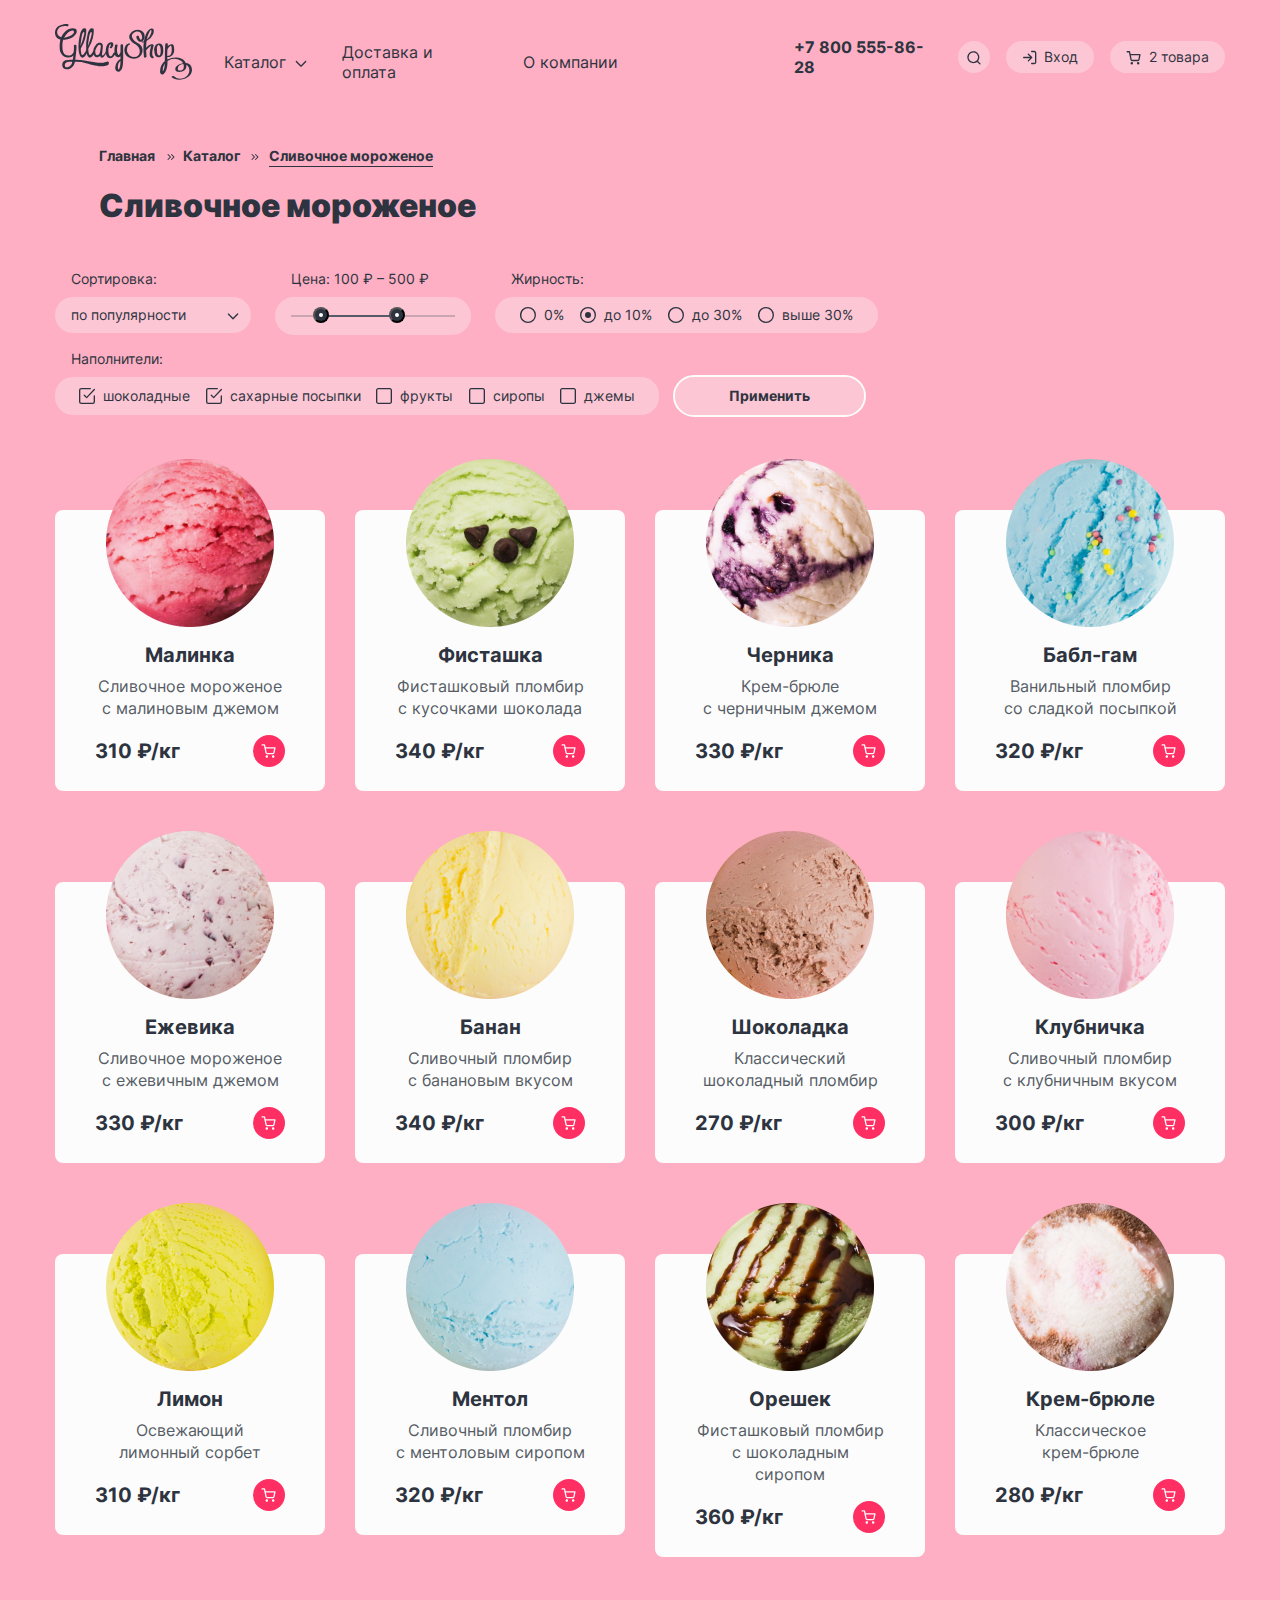
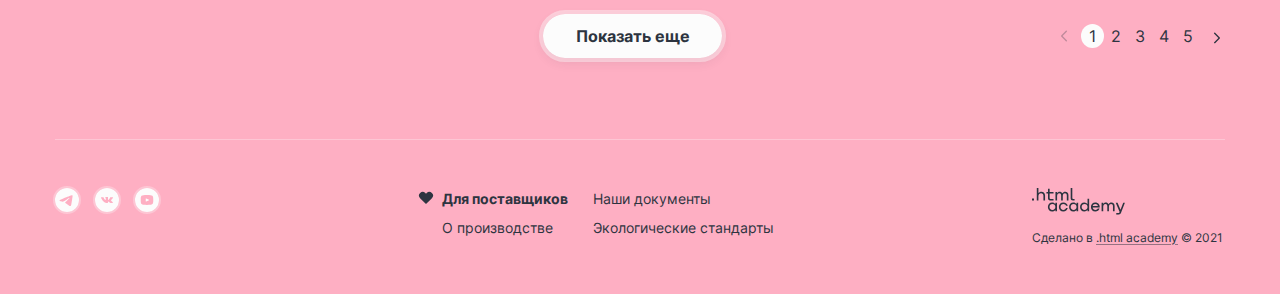
<file: 1/catalog.html>
<!DOCTYPE html>
<html lang="ru">

  <head>
    <meta charset="utf-8">
    <title>HTML Academy: Глейси</title>
    <link rel="stylesheet" href="styles/style.css">
    <link rel="icon" sizes="32x32" href="./images/favicon.png" type="image/png">
    <base href="https://htmlacademy-htmlcss.github.io/2385039-gllacy-1/1/">
</head>

  <!--Для смены фона на голубой - класс body-theme-pink заменить на класс body-theme-blue;
  на желтый - класс body-theme-pink заменить на класс body-theme-yellow-->

  <body class="body body-theme-pink">
    <!--Шапка страницы каталога сайта-->
    <header class="header">
      <h1 class="visually-hidden">Каталог продукции компании Глейси.</h1>
      <div class="header-wrapper">
        <div class="header-logo-wrapper">
          <a class="header-logo-link" href="index.html">
            <img class="header-logo" width="137" height="56" src="./images/logo/header-logo.svg"
              alt="Логотип интернет-магазина Глейси.">
          </a>
        </div>
        <div class="header-navigation-wrapper">
          <!--Навигация левой части главной страницы-->
          <!--Каталог продукции-->
          <nav class="header-navigation-left">
            <ul class="header-navigation-left-list">
              <li class="header-navigation-left-item">
                <a class="header-navigation-left-link header-catalog-link" href="#">Каталог
                  <svg aria-hidden="true" focusable="false" class="arrow-icon" xmlns="http://www.w3.org/2000/svg"
                    width="16" height="17" viewBox="0 0 16 17" fill="currentColor">
                    <path fill-rule="evenodd" clip-rule="evenodd"
                      d="M3.80812 7.05317C3.54777 6.79282 3.12566 6.79282 2.86531 7.05317C2.60496 7.31352 2.60496 7.73563 2.86531 7.99598L7.52565 12.6563C7.52771 12.6584 7.52979 12.6606 7.53189 12.6626C7.66259 12.7933 7.83404 12.8584 8.00534 12.8579C8.1753 12.8574 8.34511 12.7923 8.47478 12.6626C8.47687 12.6606 8.47894 12.6585 8.48099 12.6564L13.1414 7.99598C13.4017 7.73563 13.4017 7.31352 13.1414 7.05317C12.881 6.79282 12.4589 6.79282 12.1986 7.05317L8.00334 11.2484L3.80812 7.05317Z" />
                  </svg>
                </a>
                <!--Открывающийся подкаталог продукции-->
                <ul class="subcatalog">
                  <li class="subcatalog-list">
                    <a class="subcatalog-link subcatalog-link-new" href="#">
                      Новинки
                    </a>
                  </li>
                  <li class="subcatalog-list">
                    <a class="subcatalog-link" href="#"> Сливочное </a>
                  </li>
                  <li class="subcatalog-list">
                    <a class="subcatalog-link" href="#"> Щербеты </a>
                  </li>
                  <li class="subcatalog-list">
                    <a class="subcatalog-link" href="#"> Фруктовый лед </a>
                  </li>
                  <li class="subcatalog-list">
                    <a class="subcatalog-link" href="#"> Мелорин </a>
                  </li>
                </ul>
              </li>
              <li class="header-navigation-left-item">
                <a class="header-navigation-left-link" href="#">
                  Доставка и оплата
                </a>
              </li>
              <li class="header-navigation-left-item">
                <a class="header-navigation-left-link" href="#">
                  О компании
                </a>
              </li>
            </ul>
          </nav>
          <!--Навигация правой части главной страницы-->
          <nav class="header-navigation-right">
            <a class="header-phone-link" href="tel:+78005558628">+7 800 555-86-28
            </a>
            <!--Поиск по сайту-->
            <div class="header-search-wrapper">
              <a class="header-navigation-search" href="#">
                <svg aria-hidden="true" focusable="false" xmlns="http://www.w3.org/2000/svg" width="16" height="17"
                  fill="currentColor" viewBox="0 0 16 17">
                  <path fill-rule="evenodd"
                    d="M2.663 8.188a4.667 4.667 0 1 1 8.028 3.237.67.67 0 0 0-.123.124 4.667 4.667 0 0 1-7.904-3.361Zm8.412 4.688a6 6 0 1 1 .943-.943l2.45 2.45a.667.667 0 1 1-.943.943l-2.45-2.45Z"
                    clip-rule="evenodd" />
                </svg>
                <span class="visually-hidden"> Поиск по сайту. </span>
              </a>
              <form class="header-search-tooltip" action="https://echo.htmlacademy.ru/" method="get">
                <input class="search-input-tooltip" aria-label="Поиск по сайту" type="text" name="search"
                  placeholder="Поиск по сайту" required>
                <button class="header-search-button" type="reset">
                  <span class="visually-hidden">
                    Сбросить запрос.
                  </span>
                </button>
              </form>
            </div>
            <!--Вход в личный кабинет-->
            <div class="header-entrance-wrapper">
              <a class="header-navigation-right-entrance" href="#">
                <svg aria-hidden="true" focusable="false" xmlns="http://www.w3.org/2000/svg" width="16" height="17"
                  viewBox="0 0 16 17" fill="currentColor">
                  <path fill-rule="evenodd" clip-rule="evenodd"
                    d="M9 2.52461C9 2.15642 9.29848 1.85794 9.66667 1.85794H12.3333C12.8638 1.85794 13.3725 2.06865 13.7475 2.44373C14.1226 2.8188 14.3333 3.32751 14.3333 3.85794V13.1913C14.3333 13.7217 14.1226 14.2304 13.7475 14.6055C13.3725 14.9806 12.8638 15.1913 12.3333 15.1913H9.66667C9.29848 15.1913 9 14.8928 9 14.5246C9 14.1564 9.29848 13.8579 9.66667 13.8579H12.3333C12.5101 13.8579 12.6797 13.7877 12.8047 13.6627C12.9298 13.5377 13 13.3681 13 13.1913V3.85794C13 3.68113 12.9298 3.51156 12.8047 3.38654C12.6797 3.26151 12.5101 3.19127 12.3333 3.19127H9.66667C9.29848 3.19127 9 2.8928 9 2.52461ZM5.86189 4.71987C6.12224 4.45952 6.54435 4.45952 6.8047 4.71987L10.1338 8.04897C10.1509 8.06579 10.1671 8.08353 10.1824 8.1021C10.2142 8.1409 10.2411 8.18246 10.2628 8.22589C10.3079 8.31575 10.3333 8.41721 10.3333 8.52461C10.3333 8.63323 10.3074 8.73579 10.2613 8.8264C10.241 8.86635 10.2164 8.90469 10.1876 8.94072C10.1708 8.96172 10.1527 8.98169 10.1335 9.0005L6.8047 12.3293C6.54435 12.5897 6.12224 12.5897 5.86189 12.3293C5.60154 12.069 5.60154 11.6469 5.86189 11.3865L8.05715 9.19127H1.66667C1.29848 9.19127 1 8.8928 1 8.52461C1 8.15642 1.29848 7.85794 1.66667 7.85794H8.05715L5.86189 5.66268C5.60154 5.40233 5.60154 4.98022 5.86189 4.71987Z" />
                </svg>
                <span class="entrance-icon">Вход</span>
              </a>
              <form class="header-entrance-tooltip" action="https://echo.htmlacademy.ru/" method="get">
                <h2 class="header-entrance-tooltip-title">Личный кабинет</h2>
                <label class="email-form-tooltip">
                  <span class="visually-hidden">Email.</span>
                  <input class="email-input-tooltip" name="email" type="email" placeholder="email@example.com" required>
                </label>
                <label class="password-form">
                  <span class="visually-hidden">Пароль.</span>
                  <input class="password-input" name="password" type="password" value="" required>
                </label>
                <div class="button-entrance-wrapper">
                  <button class="button button-entrance" type="button">
                    Войти
                  </button>
                  <div class="registration-wrapper">
                    <a class="password-lose" href="#">
                      Забыли пароль?
                    </a>
                    <a class="registration-new" href="#">
                      Регистрация
                    </a>
                  </div>
                </div>
              </form>
            </div>
            <div class="cart-wrapper">
              <a class="header-navigation-right-cart" href="#">
                <svg aria-hidden="true" focusable="false" xmlns="http://www.w3.org/2000/svg" width="16" height="17"
                  fill="currentColor" viewBox="0 0 16 17">
                  <path fill-rule="evenodd"
                    d="M1.167 2.108a.667.667 0 0 0 0 1.333h1.77l.468 2.336a.664.664 0 0 0 .011.053l.967 4.833a1.826 1.826 0 0 0 1.819 1.47h5.62a1.826 1.826 0 0 0 1.819-1.47l.001-.005.927-4.861a.667.667 0 0 0-.655-.792H4.611l-.473-2.361a.667.667 0 0 0-.654-.536H1.167Zm4.524 8.294-.813-4.064h8.23l-.775 4.067a.493.493 0 0 1-.492.395H6.183a.492.492 0 0 1-.492-.397Zm-1.134 3.961a1.246 1.246 0 1 1 2.492 0 1.246 1.246 0 0 1-2.492 0Zm6.374 0a1.246 1.246 0 1 1 2.491 0 1.246 1.246 0 0 1-2.491 0Z"
                    clip-rule="evenodd" />
                </svg>
                <span class="cart-content">2&nbsp;товара</span>
              </a>
              <!--Хедер. Попап корзины-->
              <div class="cart-tooltip-wrapper">
                <div class="tooltip-cart" role="tooltip" id="tooltip-label-cart">
                  <h2 class="tooltip-cart-title">Корзина</h2>
                  <div class="tooltip-cart-list">
                    <img class="tooltip-list-image" width="46" height="46" src="./images/cart-tooltip/raspberry.svg"
                      alt="Фото мороженого Малинка.">
                    <div class="tooltip-cart-wrapper">
                      <a class="tooltip-cart-link" href="#">Малинка</a>
                      <span class="tooltip-list-content">1 кг х 310 ₽</span>
                    </div>
                    <span class="tooltip-list-count">310 ₽</span>
                  </div>
                  <div class="tooltip-cart-list">
                    <img class="tooltip-list-image" width="46" height="46" src="./images/cart-tooltip/bubble-gum.svg"
                      alt="Фото мороженого Бабл-гам.">
                    <div class="tooltip-cart-wrapper">
                      <a class="tooltip-cart-link" href="#">Бабл-гам</a>
                      <span class="tooltip-list-content">1,5 кг х 320 ₽</span>
                    </div>
                    <span class="tooltip-list-count">480 ₽</span>
                  </div>
                </div>
                <div class="tooltip-cart-total-wrapper">
                  <button class="button button-checkout" type="button">Оформить заказ</button>
                  <span class="tooltip-cart-total">Итого: 790 ₽</span>
                </div>
              </div>
            </div>

            <!--Верстка пустой карзины-->
            <div class="cart-wrapper-empty">
              <a class="cart-empty" href="#">
                <span class="visually-hidden">Ссылка для входа в корзину.</span>
                <svg aria-hidden="true" focusable="false" xmlns="http://www.w3.org/2000/svg" width="16" height="17"
                  fill="currentColor" viewBox="0 0 16 17">
                  <path fill-rule="evenodd"
                    d="M1.167 2.108a.667.667 0 0 0 0 1.333h1.77l.468 2.336a.664.664 0 0 0 .011.053l.967 4.833a1.826 1.826 0 0 0 1.819 1.47h5.62a1.826 1.826 0 0 0 1.819-1.47l.001-.005.927-4.861a.667.667 0 0 0-.655-.792H4.611l-.473-2.361a.667.667 0 0 0-.654-.536H1.167Zm4.524 8.294-.813-4.064h8.23l-.775 4.067a.493.493 0 0 1-.492.395H6.183a.492.492 0 0 1-.492-.397Zm-1.134 3.961a1.246 1.246 0 1 1 2.492 0 1.246 1.246 0 0 1-2.492 0Zm6.374 0a1.246 1.246 0 1 1 2.491 0 1.246 1.246 0 0 1-2.491 0Z"
                    clip-rule="evenodd" />
                </svg>
                Нет товаров
              </a>

              <div class="cart-tooltip-empty-wrapper">
                <div class="cart-tooltip-empty" role="tooltip">
                  <p class="cart-tooltip-empty-info">
                    Ваша корзина пока пуста
                  </p>
                </div>
              </div>
            </div>
          </nav>
        </div>
      </div>
    </header>

    <!--Главная страница каталога-->
    <main class="main-inner">
      <!--Хлебные крошки-->
      <div class="inner-header">
        <ul class="breadcrumbs">
          <li class="breadcrumbs-item">
            <a class="breadcrumbs-link" href="index.html">Главная</a>
          </li>
          <li class="breadcrumbs-item">
            <a class="breadcrumbs-link" href="#">Каталог</a>
          </li>
          <li class="breadcrumbs-item">
            <a class="breadcrumbs-link breadcrumbs-link-current">Сливочное мороженое</a>
          </li>
        </ul>
        <h2 class="inner-header-title">Сливочное мороженое</h2>
      </div>
      <div class="section-sorting-filter-wrapper">
        <section class="section-sorting-filter">
          <h2 class="visually-hidden">Сортировка и фильтрации продукции.</h2>
          <form class="catalog-filter-form" action="https://echo.htmlacademy.ru/" method="get">
            <div class="form-filter-wrapper">
              <div class="section-sorting-wrapper">
                <h3 class="section-sorting-title">Сортировка:</h3>
                <div class="select-control-wrapper">
                  <select class="select-control" name="sorting">
                    <option value="popular">по популярности</option>
                    <option value="price">по цене</option>
                    <option value="new">по новинкам</option>
                  </select>
                </div>
              </div>
              <fieldset class="catalog-filter-price">
                <legend class="catalog-filter-title">Цена: 100 ₽ – 500 ₽</legend>
                <div class="range">
                  <div class="range-scale">
                    <div class="range-bar" style="left: 32px; width: 72px">
                      <button class="range-toggle toggle-min">
                        <span class="visually-hidden">Цена от.</span>
                      </button>
                      <button class="range-toggle toggle-max">
                        <span class="visually-hidden">Цена до.</span>
                      </button>
                    </div>
                  </div>
                </div>
              </fieldset>
              <fieldset class="catalog-filter-group">
                <legend class="catalog-filter-title">Жирность:</legend>
                <ul class="catalog-filter-list-radio">
                  <li class="catalog-filter-radio">
                    <label class="control">
                      <input class="control-radio" type="radio" value="0" name="catalog-group-fat">
                      0%
                    </label>
                  </li>
                  <li class="catalog-filter-radio">
                    <label class="control">
                      <input class="control-radio" type="radio" value="10" name="catalog-group-fat" checked>
                      до 10%
                    </label>
                  </li>
                  <li class="catalog-filter-radio">
                    <label class="control">
                      <input class="control-radio" type="radio" value="30" name="catalog-group-fat">
                      до 30%
                    </label>
                  </li>
                  <li class="catalog-filter-radio">
                    <label class="control">
                      <input class="control-radio" type="radio" value="more" name="catalog-group-fat">
                      выше 30%
                    </label>
                  </li>
                </ul>
              </fieldset>
            </div>
            <div class="filter-group-wrapper">
              <fieldset class="catalog-filter-group">
                <legend class="catalog-filter-title">Наполнители:</legend>
                <ul class="catalog-filter-list">
                  <li class="catalog-filter-checkbox">
                    <label class="control">
                      <input class="control-checkbox" value="chocolate" type="checkbox" name="шоколадный" checked>
                      шоколадные
                    </label>
                  </li>
                  <li class="catalog-filter-checkbox">
                    <label class="control">
                      <input class="control-checkbox" value="sprinkles" type="checkbox" name="присыпки" checked>
                      сахарные посыпки
                    </label>
                  </li>
                  <li class="catalog-filter-checkbox">
                    <label class="control">
                      <input class="control-checkbox" value="fruits" type="checkbox" name="фрукты">
                      фрукты
                    </label>
                  </li>
                  <li class="catalog-filter-checkbox">
                    <label class="control">
                      <input class="control-checkbox" value="syrups" type="checkbox" name="сиропы">
                      сиропы
                    </label>
                  </li>
                  <li class="catalog-filter-checkbox">
                    <label class="control">
                      <input class="control-checkbox" value="jams" type="checkbox" name="джемы">
                      джемы
                    </label>
                  </li>
                </ul>
              </fieldset>
              <button class="button button-filter-apply" type="submit">
                Применить
              </button>
            </div>
          </form>
          <!--Каталог товаров-->
          <ul class="section-catalog-list">
            <li class="section-popular-card">
              <img class="section-popular-image" width="168" height="168"
                src="./images/section-popular/popular-image-1.jpg" alt="Фото мороженого Малинка.">
              <a class="section-popular-link" href="#"> Малинка </a>
              <p class="section-popular-info">
                Сливочное мороженое с&nbsp;малиновым джемом
              </p>
              <div class="price-cart-wrapper">
                <span class="section-popular-price"> 310 ₽/кг </span>
                <a class="section-popular-cart" href="#">
                  <svg aria-hidden="true" focusable="false" xmlns="http://www.w3.org/2000/svg" width="16" height="16"
                    viewBox="0 0 16 16" fill="currentColor">
                    <path fill-rule="evenodd" clip-rule="evenodd"
                      d="M1.16667 1.25C0.798477 1.25 0.5 1.54848 0.5 1.91667C0.5 2.28486 0.798477 2.58333 1.16667 2.58333H2.93794L3.40537 4.91872C3.40821 4.93667 3.41176 4.95438 3.416 4.97182L4.38338 9.80515L4.3835 9.80571C4.46706 10.2257 4.69562 10.603 5.02921 10.8715C5.36111 11.1387 5.77595 11.2813 6.20183 11.2748H11.8225C12.2484 11.2813 12.6633 11.1387 12.9952 10.8715C13.3289 10.6029 13.5575 10.2254 13.641 9.80515L13.641 9.80515L13.642 9.80016L14.5691 4.93872C14.6063 4.74355 14.5545 4.54195 14.4279 4.38887C14.3012 4.23578 14.1129 4.14716 13.9142 4.14716H4.61072L4.1381 1.78583C4.07574 1.47426 3.80215 1.25 3.4844 1.25H1.16667ZM5.69098 9.54444L4.87759 5.4805H13.1084L12.3328 9.54736C12.31 9.65988 12.2485 9.7609 12.1591 9.83291C12.0691 9.90535 11.9565 9.94383 11.841 9.94162L11.841 9.94149H11.8282H6.19614V9.94137L6.18337 9.94162C6.06787 9.94383 5.95528 9.90535 5.8653 9.83291C5.77531 9.76048 5.71368 9.6587 5.69117 9.5454L5.69098 9.54444ZM4.55739 13.5054C4.55739 12.8175 5.1151 12.2597 5.80307 12.2597C6.49105 12.2597 7.04876 12.8175 7.04876 13.5054C7.04876 14.1934 6.49105 14.7511 5.80307 14.7511C5.1151 14.7511 4.55739 14.1934 4.55739 13.5054ZM10.9307 13.5054C10.9307 12.8175 11.4884 12.2597 12.1764 12.2597C12.8644 12.2597 13.4221 12.8175 13.4221 13.5054C13.4221 14.1934 12.8644 14.7511 12.1764 14.7511C11.4884 14.7511 10.9307 14.1934 10.9307 13.5054Z"
                      fill="currentColor" />
                  </svg>
                  <span class="visually-hidden">Корзина.</span>
                </a>
              </div>
            </li>
            <li class="section-popular-card">
              <img class="section-popular-image" width="168" height="168"
                src="./images/section-popular/popular-image-2.jpg" alt="Фото мороженого Фисташка.">
              <a class="section-popular-link" href="#"> Фисташка </a>
              <p class="section-popular-info">
                Фисташковый пломбир с&nbsp;кусочками шоколада
              </p>
              <div class="price-cart-wrapper">
                <span class="section-popular-price"> 340 ₽/кг </span>
                <a class="section-popular-cart" href="#">
                  <svg aria-hidden="true" focusable="false" xmlns="http://www.w3.org/2000/svg" width="16" height="16"
                    viewBox="0 0 16 16" fill="currentColor">
                    <path fill-rule="evenodd" clip-rule="evenodd"
                      d="M1.16667 1.25C0.798477 1.25 0.5 1.54848 0.5 1.91667C0.5 2.28486 0.798477 2.58333 1.16667 2.58333H2.93794L3.40537 4.91872C3.40821 4.93667 3.41176 4.95438 3.416 4.97182L4.38338 9.80515L4.3835 9.80571C4.46706 10.2257 4.69562 10.603 5.02921 10.8715C5.36111 11.1387 5.77595 11.2813 6.20183 11.2748H11.8225C12.2484 11.2813 12.6633 11.1387 12.9952 10.8715C13.3289 10.6029 13.5575 10.2254 13.641 9.80515L13.641 9.80515L13.642 9.80016L14.5691 4.93872C14.6063 4.74355 14.5545 4.54195 14.4279 4.38887C14.3012 4.23578 14.1129 4.14716 13.9142 4.14716H4.61072L4.1381 1.78583C4.07574 1.47426 3.80215 1.25 3.4844 1.25H1.16667ZM5.69098 9.54444L4.87759 5.4805H13.1084L12.3328 9.54736C12.31 9.65988 12.2485 9.7609 12.1591 9.83291C12.0691 9.90535 11.9565 9.94383 11.841 9.94162L11.841 9.94149H11.8282H6.19614V9.94137L6.18337 9.94162C6.06787 9.94383 5.95528 9.90535 5.8653 9.83291C5.77531 9.76048 5.71368 9.6587 5.69117 9.5454L5.69098 9.54444ZM4.55739 13.5054C4.55739 12.8175 5.1151 12.2597 5.80307 12.2597C6.49105 12.2597 7.04876 12.8175 7.04876 13.5054C7.04876 14.1934 6.49105 14.7511 5.80307 14.7511C5.1151 14.7511 4.55739 14.1934 4.55739 13.5054ZM10.9307 13.5054C10.9307 12.8175 11.4884 12.2597 12.1764 12.2597C12.8644 12.2597 13.4221 12.8175 13.4221 13.5054C13.4221 14.1934 12.8644 14.7511 12.1764 14.7511C11.4884 14.7511 10.9307 14.1934 10.9307 13.5054Z"
                      fill="currentColor" />
                  </svg>
                  <span class="visually-hidden">Корзина.</span>
                </a>
              </div>
            </li>
            <li class="section-popular-card">
              <img class="section-popular-image" width="168" height="168"
                src="./images/section-popular/popular-image-3.jpg" alt="Фото мороженого Черника.">
              <a class="section-popular-link" href="#"> Черника </a>
              <p class="section-popular-info">Крем-брюле с&nbsp;черничным джемом</p>
              <div class="price-cart-wrapper">
                <span class="section-popular-price"> 330 ₽/кг </span>
                <a class="section-popular-cart" href="#">
                  <svg aria-hidden="true" focusable="false" xmlns="http://www.w3.org/2000/svg" width="16" height="16"
                    viewBox="0 0 16 16" fill="currentColor">
                    <path fill-rule="evenodd" clip-rule="evenodd"
                      d="M1.16667 1.25C0.798477 1.25 0.5 1.54848 0.5 1.91667C0.5 2.28486 0.798477 2.58333 1.16667 2.58333H2.93794L3.40537 4.91872C3.40821 4.93667 3.41176 4.95438 3.416 4.97182L4.38338 9.80515L4.3835 9.80571C4.46706 10.2257 4.69562 10.603 5.02921 10.8715C5.36111 11.1387 5.77595 11.2813 6.20183 11.2748H11.8225C12.2484 11.2813 12.6633 11.1387 12.9952 10.8715C13.3289 10.6029 13.5575 10.2254 13.641 9.80515L13.641 9.80515L13.642 9.80016L14.5691 4.93872C14.6063 4.74355 14.5545 4.54195 14.4279 4.38887C14.3012 4.23578 14.1129 4.14716 13.9142 4.14716H4.61072L4.1381 1.78583C4.07574 1.47426 3.80215 1.25 3.4844 1.25H1.16667ZM5.69098 9.54444L4.87759 5.4805H13.1084L12.3328 9.54736C12.31 9.65988 12.2485 9.7609 12.1591 9.83291C12.0691 9.90535 11.9565 9.94383 11.841 9.94162L11.841 9.94149H11.8282H6.19614V9.94137L6.18337 9.94162C6.06787 9.94383 5.95528 9.90535 5.8653 9.83291C5.77531 9.76048 5.71368 9.6587 5.69117 9.5454L5.69098 9.54444ZM4.55739 13.5054C4.55739 12.8175 5.1151 12.2597 5.80307 12.2597C6.49105 12.2597 7.04876 12.8175 7.04876 13.5054C7.04876 14.1934 6.49105 14.7511 5.80307 14.7511C5.1151 14.7511 4.55739 14.1934 4.55739 13.5054ZM10.9307 13.5054C10.9307 12.8175 11.4884 12.2597 12.1764 12.2597C12.8644 12.2597 13.4221 12.8175 13.4221 13.5054C13.4221 14.1934 12.8644 14.7511 12.1764 14.7511C11.4884 14.7511 10.9307 14.1934 10.9307 13.5054Z"
                      fill="currentColor" />
                  </svg>
                  <span class="visually-hidden">Корзина.</span>
                </a>
              </div>
            </li>
            <li class="section-popular-card">
              <img class="section-popular-image" width="168" height="168"
                src="./images/section-popular/popular-image-4.jpg" alt="Фото мороженого Бабл-гам.">
              <a class="section-popular-link" href="#"> Бабл-гам </a>
              <p class="section-popular-info">
                Ванильный пломбир со&nbsp;сладкой посыпкой
              </p>
              <div class="price-cart-wrapper">
                <span class="section-popular-price"> 320 ₽/кг </span>
                <a class="section-popular-cart" href="#">
                  <svg aria-hidden="true" focusable="false" xmlns="http://www.w3.org/2000/svg" width="16" height="16"
                    viewBox="0 0 16 16" fill="currentColor">
                    <path fill-rule="evenodd" clip-rule="evenodd"
                      d="M1.16667 1.25C0.798477 1.25 0.5 1.54848 0.5 1.91667C0.5 2.28486 0.798477 2.58333 1.16667 2.58333H2.93794L3.40537 4.91872C3.40821 4.93667 3.41176 4.95438 3.416 4.97182L4.38338 9.80515L4.3835 9.80571C4.46706 10.2257 4.69562 10.603 5.02921 10.8715C5.36111 11.1387 5.77595 11.2813 6.20183 11.2748H11.8225C12.2484 11.2813 12.6633 11.1387 12.9952 10.8715C13.3289 10.6029 13.5575 10.2254 13.641 9.80515L13.641 9.80515L13.642 9.80016L14.5691 4.93872C14.6063 4.74355 14.5545 4.54195 14.4279 4.38887C14.3012 4.23578 14.1129 4.14716 13.9142 4.14716H4.61072L4.1381 1.78583C4.07574 1.47426 3.80215 1.25 3.4844 1.25H1.16667ZM5.69098 9.54444L4.87759 5.4805H13.1084L12.3328 9.54736C12.31 9.65988 12.2485 9.7609 12.1591 9.83291C12.0691 9.90535 11.9565 9.94383 11.841 9.94162L11.841 9.94149H11.8282H6.19614V9.94137L6.18337 9.94162C6.06787 9.94383 5.95528 9.90535 5.8653 9.83291C5.77531 9.76048 5.71368 9.6587 5.69117 9.5454L5.69098 9.54444ZM4.55739 13.5054C4.55739 12.8175 5.1151 12.2597 5.80307 12.2597C6.49105 12.2597 7.04876 12.8175 7.04876 13.5054C7.04876 14.1934 6.49105 14.7511 5.80307 14.7511C5.1151 14.7511 4.55739 14.1934 4.55739 13.5054ZM10.9307 13.5054C10.9307 12.8175 11.4884 12.2597 12.1764 12.2597C12.8644 12.2597 13.4221 12.8175 13.4221 13.5054C13.4221 14.1934 12.8644 14.7511 12.1764 14.7511C11.4884 14.7511 10.9307 14.1934 10.9307 13.5054Z"
                      fill="currentColor" />
                  </svg>
                  <span class="visually-hidden">Корзина.</span>
                </a>
              </div>
            </li>
            <li class="section-popular-card">
              <img class="section-popular-image" width="168" height="168"
                src="./images/section-popular/popular-image-5.jpg" alt="Фото мороженого Ежевика.">
              <a class="section-popular-link" href="#"> Ежевика </a>
              <p class="section-popular-info">
                Сливочное мороженое с&nbsp;ежевичным джемом
              </p>
              <div class="price-cart-wrapper">
                <span class="section-popular-price"> 330 ₽/кг </span>
                <a class="section-popular-cart" href="#">
                  <svg aria-hidden="true" focusable="false" xmlns="http://www.w3.org/2000/svg" width="16" height="16"
                    viewBox="0 0 16 16" fill="currentColor">
                    <path fill-rule="evenodd" clip-rule="evenodd"
                      d="M1.16667 1.25C0.798477 1.25 0.5 1.54848 0.5 1.91667C0.5 2.28486 0.798477 2.58333 1.16667 2.58333H2.93794L3.40537 4.91872C3.40821 4.93667 3.41176 4.95438 3.416 4.97182L4.38338 9.80515L4.3835 9.80571C4.46706 10.2257 4.69562 10.603 5.02921 10.8715C5.36111 11.1387 5.77595 11.2813 6.20183 11.2748H11.8225C12.2484 11.2813 12.6633 11.1387 12.9952 10.8715C13.3289 10.6029 13.5575 10.2254 13.641 9.80515L13.641 9.80515L13.642 9.80016L14.5691 4.93872C14.6063 4.74355 14.5545 4.54195 14.4279 4.38887C14.3012 4.23578 14.1129 4.14716 13.9142 4.14716H4.61072L4.1381 1.78583C4.07574 1.47426 3.80215 1.25 3.4844 1.25H1.16667ZM5.69098 9.54444L4.87759 5.4805H13.1084L12.3328 9.54736C12.31 9.65988 12.2485 9.7609 12.1591 9.83291C12.0691 9.90535 11.9565 9.94383 11.841 9.94162L11.841 9.94149H11.8282H6.19614V9.94137L6.18337 9.94162C6.06787 9.94383 5.95528 9.90535 5.8653 9.83291C5.77531 9.76048 5.71368 9.6587 5.69117 9.5454L5.69098 9.54444ZM4.55739 13.5054C4.55739 12.8175 5.1151 12.2597 5.80307 12.2597C6.49105 12.2597 7.04876 12.8175 7.04876 13.5054C7.04876 14.1934 6.49105 14.7511 5.80307 14.7511C5.1151 14.7511 4.55739 14.1934 4.55739 13.5054ZM10.9307 13.5054C10.9307 12.8175 11.4884 12.2597 12.1764 12.2597C12.8644 12.2597 13.4221 12.8175 13.4221 13.5054C13.4221 14.1934 12.8644 14.7511 12.1764 14.7511C11.4884 14.7511 10.9307 14.1934 10.9307 13.5054Z"
                      fill="currentColor" />
                  </svg>
                  <span class="visually-hidden">Корзина.</span>
                </a>
              </div>
            </li>
            <li class="section-popular-card">
              <img class="section-popular-image" width="168" height="168"
                src="./images/section-popular/popular-image-6.jpg" alt="Фото мороженого Банан.">
              <a class="section-popular-link" href="#"> Банан </a>
              <p class="section-popular-info">
                Сливочный пломбир с&nbsp;банановым вкусом
              </p>
              <div class="price-cart-wrapper">
                <span class="section-popular-price"> 340 ₽/кг </span>
                <a class="section-popular-cart" href="#">
                  <svg aria-hidden="true" focusable="false" xmlns="http://www.w3.org/2000/svg" width="16" height="16"
                    viewBox="0 0 16 16" fill="currentColor">
                    <path fill-rule="evenodd" clip-rule="evenodd"
                      d="M1.16667 1.25C0.798477 1.25 0.5 1.54848 0.5 1.91667C0.5 2.28486 0.798477 2.58333 1.16667 2.58333H2.93794L3.40537 4.91872C3.40821 4.93667 3.41176 4.95438 3.416 4.97182L4.38338 9.80515L4.3835 9.80571C4.46706 10.2257 4.69562 10.603 5.02921 10.8715C5.36111 11.1387 5.77595 11.2813 6.20183 11.2748H11.8225C12.2484 11.2813 12.6633 11.1387 12.9952 10.8715C13.3289 10.6029 13.5575 10.2254 13.641 9.80515L13.641 9.80515L13.642 9.80016L14.5691 4.93872C14.6063 4.74355 14.5545 4.54195 14.4279 4.38887C14.3012 4.23578 14.1129 4.14716 13.9142 4.14716H4.61072L4.1381 1.78583C4.07574 1.47426 3.80215 1.25 3.4844 1.25H1.16667ZM5.69098 9.54444L4.87759 5.4805H13.1084L12.3328 9.54736C12.31 9.65988 12.2485 9.7609 12.1591 9.83291C12.0691 9.90535 11.9565 9.94383 11.841 9.94162L11.841 9.94149H11.8282H6.19614V9.94137L6.18337 9.94162C6.06787 9.94383 5.95528 9.90535 5.8653 9.83291C5.77531 9.76048 5.71368 9.6587 5.69117 9.5454L5.69098 9.54444ZM4.55739 13.5054C4.55739 12.8175 5.1151 12.2597 5.80307 12.2597C6.49105 12.2597 7.04876 12.8175 7.04876 13.5054C7.04876 14.1934 6.49105 14.7511 5.80307 14.7511C5.1151 14.7511 4.55739 14.1934 4.55739 13.5054ZM10.9307 13.5054C10.9307 12.8175 11.4884 12.2597 12.1764 12.2597C12.8644 12.2597 13.4221 12.8175 13.4221 13.5054C13.4221 14.1934 12.8644 14.7511 12.1764 14.7511C11.4884 14.7511 10.9307 14.1934 10.9307 13.5054Z"
                      fill="currentColor" />
                  </svg>
                  <span class="visually-hidden">Корзина.</span>
                </a>
              </div>
            </li>
            <li class="section-popular-card">
              <img class="section-popular-image" width="168" height="168"
                src="./images/section-popular/popular-image-7.jpg" alt="Фото мороженого Шоколадка.">
              <a class="section-popular-link" href="#"> Шоколадка </a>
              <p class="section-popular-info">Классический шоколадный пломбир</p>
              <div class="price-cart-wrapper">
                <span class="section-popular-price"> 270 ₽/кг </span>
                <a class="section-popular-cart" href="#">
                  <svg aria-hidden="true" focusable="false" xmlns="http://www.w3.org/2000/svg" width="16" height="16"
                    viewBox="0 0 16 16" fill="currentColor">
                    <path fill-rule="evenodd" clip-rule="evenodd"
                      d="M1.16667 1.25C0.798477 1.25 0.5 1.54848 0.5 1.91667C0.5 2.28486 0.798477 2.58333 1.16667 2.58333H2.93794L3.40537 4.91872C3.40821 4.93667 3.41176 4.95438 3.416 4.97182L4.38338 9.80515L4.3835 9.80571C4.46706 10.2257 4.69562 10.603 5.02921 10.8715C5.36111 11.1387 5.77595 11.2813 6.20183 11.2748H11.8225C12.2484 11.2813 12.6633 11.1387 12.9952 10.8715C13.3289 10.6029 13.5575 10.2254 13.641 9.80515L13.641 9.80515L13.642 9.80016L14.5691 4.93872C14.6063 4.74355 14.5545 4.54195 14.4279 4.38887C14.3012 4.23578 14.1129 4.14716 13.9142 4.14716H4.61072L4.1381 1.78583C4.07574 1.47426 3.80215 1.25 3.4844 1.25H1.16667ZM5.69098 9.54444L4.87759 5.4805H13.1084L12.3328 9.54736C12.31 9.65988 12.2485 9.7609 12.1591 9.83291C12.0691 9.90535 11.9565 9.94383 11.841 9.94162L11.841 9.94149H11.8282H6.19614V9.94137L6.18337 9.94162C6.06787 9.94383 5.95528 9.90535 5.8653 9.83291C5.77531 9.76048 5.71368 9.6587 5.69117 9.5454L5.69098 9.54444ZM4.55739 13.5054C4.55739 12.8175 5.1151 12.2597 5.80307 12.2597C6.49105 12.2597 7.04876 12.8175 7.04876 13.5054C7.04876 14.1934 6.49105 14.7511 5.80307 14.7511C5.1151 14.7511 4.55739 14.1934 4.55739 13.5054ZM10.9307 13.5054C10.9307 12.8175 11.4884 12.2597 12.1764 12.2597C12.8644 12.2597 13.4221 12.8175 13.4221 13.5054C13.4221 14.1934 12.8644 14.7511 12.1764 14.7511C11.4884 14.7511 10.9307 14.1934 10.9307 13.5054Z"
                      fill="currentColor" />
                  </svg>
                  <span class="visually-hidden">Корзина.</span>
                </a>
              </div>
            </li>
            <li class="section-popular-card">
              <img class="section-popular-image" width="168" height="168"
                src="./images/section-popular/popular-image-8.jpg" alt="Фото мороженого Клубничка.">
              <a class="section-popular-link" href="#"> Клубничка </a>
              <p class="section-popular-info">
                Сливочный пломбир с&nbsp;клубничным вкусом
              </p>
              <div class="price-cart-wrapper">
                <span class="section-popular-price"> 300 ₽/кг </span>
                <a class="section-popular-cart" href="#">
                  <svg aria-hidden="true" focusable="false" xmlns="http://www.w3.org/2000/svg" width="16" height="16"
                    viewBox="0 0 16 16" fill="currentColor">
                    <path fill-rule="evenodd" clip-rule="evenodd"
                      d="M1.16667 1.25C0.798477 1.25 0.5 1.54848 0.5 1.91667C0.5 2.28486 0.798477 2.58333 1.16667 2.58333H2.93794L3.40537 4.91872C3.40821 4.93667 3.41176 4.95438 3.416 4.97182L4.38338 9.80515L4.3835 9.80571C4.46706 10.2257 4.69562 10.603 5.02921 10.8715C5.36111 11.1387 5.77595 11.2813 6.20183 11.2748H11.8225C12.2484 11.2813 12.6633 11.1387 12.9952 10.8715C13.3289 10.6029 13.5575 10.2254 13.641 9.80515L13.641 9.80515L13.642 9.80016L14.5691 4.93872C14.6063 4.74355 14.5545 4.54195 14.4279 4.38887C14.3012 4.23578 14.1129 4.14716 13.9142 4.14716H4.61072L4.1381 1.78583C4.07574 1.47426 3.80215 1.25 3.4844 1.25H1.16667ZM5.69098 9.54444L4.87759 5.4805H13.1084L12.3328 9.54736C12.31 9.65988 12.2485 9.7609 12.1591 9.83291C12.0691 9.90535 11.9565 9.94383 11.841 9.94162L11.841 9.94149H11.8282H6.19614V9.94137L6.18337 9.94162C6.06787 9.94383 5.95528 9.90535 5.8653 9.83291C5.77531 9.76048 5.71368 9.6587 5.69117 9.5454L5.69098 9.54444ZM4.55739 13.5054C4.55739 12.8175 5.1151 12.2597 5.80307 12.2597C6.49105 12.2597 7.04876 12.8175 7.04876 13.5054C7.04876 14.1934 6.49105 14.7511 5.80307 14.7511C5.1151 14.7511 4.55739 14.1934 4.55739 13.5054ZM10.9307 13.5054C10.9307 12.8175 11.4884 12.2597 12.1764 12.2597C12.8644 12.2597 13.4221 12.8175 13.4221 13.5054C13.4221 14.1934 12.8644 14.7511 12.1764 14.7511C11.4884 14.7511 10.9307 14.1934 10.9307 13.5054Z"
                      fill="currentColor" />
                  </svg>
                  <span class="visually-hidden">Корзина.</span>
                </a>
              </div>
            </li>
            <li class="section-popular-card">
              <img class="section-popular-image" width="168" height="168"
                src="./images/section-popular/popular-image-9.jpg" alt="Фото мороженого Лимон.">
              <a class="section-popular-link" href="#"> Лимон </a>
              <p class="section-popular-info">
                Освежающий лимонный сорбет
              </p>
              <div class="price-cart-wrapper">
                <span class="section-popular-price"> 310 ₽/кг </span>
                <a class="section-popular-cart" href="#">
                  <svg aria-hidden="true" focusable="false" xmlns="http://www.w3.org/2000/svg" width="16" height="16"
                    viewBox="0 0 16 16" fill="currentColor">
                    <path fill-rule="evenodd" clip-rule="evenodd"
                      d="M1.16667 1.25C0.798477 1.25 0.5 1.54848 0.5 1.91667C0.5 2.28486 0.798477 2.58333 1.16667 2.58333H2.93794L3.40537 4.91872C3.40821 4.93667 3.41176 4.95438 3.416 4.97182L4.38338 9.80515L4.3835 9.80571C4.46706 10.2257 4.69562 10.603 5.02921 10.8715C5.36111 11.1387 5.77595 11.2813 6.20183 11.2748H11.8225C12.2484 11.2813 12.6633 11.1387 12.9952 10.8715C13.3289 10.6029 13.5575 10.2254 13.641 9.80515L13.641 9.80515L13.642 9.80016L14.5691 4.93872C14.6063 4.74355 14.5545 4.54195 14.4279 4.38887C14.3012 4.23578 14.1129 4.14716 13.9142 4.14716H4.61072L4.1381 1.78583C4.07574 1.47426 3.80215 1.25 3.4844 1.25H1.16667ZM5.69098 9.54444L4.87759 5.4805H13.1084L12.3328 9.54736C12.31 9.65988 12.2485 9.7609 12.1591 9.83291C12.0691 9.90535 11.9565 9.94383 11.841 9.94162L11.841 9.94149H11.8282H6.19614V9.94137L6.18337 9.94162C6.06787 9.94383 5.95528 9.90535 5.8653 9.83291C5.77531 9.76048 5.71368 9.6587 5.69117 9.5454L5.69098 9.54444ZM4.55739 13.5054C4.55739 12.8175 5.1151 12.2597 5.80307 12.2597C6.49105 12.2597 7.04876 12.8175 7.04876 13.5054C7.04876 14.1934 6.49105 14.7511 5.80307 14.7511C5.1151 14.7511 4.55739 14.1934 4.55739 13.5054ZM10.9307 13.5054C10.9307 12.8175 11.4884 12.2597 12.1764 12.2597C12.8644 12.2597 13.4221 12.8175 13.4221 13.5054C13.4221 14.1934 12.8644 14.7511 12.1764 14.7511C11.4884 14.7511 10.9307 14.1934 10.9307 13.5054Z"
                      fill="currentColor" />
                  </svg>
                  <span class="visually-hidden">Корзина.</span>
                </a>
              </div>
            </li>
            <li class="section-popular-card">
              <img class="section-popular-image" width="168" height="168"
                src="./images/section-popular/popular-image-10.jpg" alt="Фото мороженого Ментол.">
              <a class="section-popular-link" href="#"> Ментол </a>
              <p class="section-popular-info">
                Сливочный пломбир с&nbsp;ментоловым сиропом
              </p>
              <div class="price-cart-wrapper">
                <span class="section-popular-price"> 320 ₽/кг </span>
                <a class="section-popular-cart" href="#">
                  <svg aria-hidden="true" focusable="false" xmlns="http://www.w3.org/2000/svg" width="16" height="16"
                    viewBox="0 0 16 16" fill="currentColor">
                    <path fill-rule="evenodd" clip-rule="evenodd"
                      d="M1.16667 1.25C0.798477 1.25 0.5 1.54848 0.5 1.91667C0.5 2.28486 0.798477 2.58333 1.16667 2.58333H2.93794L3.40537 4.91872C3.40821 4.93667 3.41176 4.95438 3.416 4.97182L4.38338 9.80515L4.3835 9.80571C4.46706 10.2257 4.69562 10.603 5.02921 10.8715C5.36111 11.1387 5.77595 11.2813 6.20183 11.2748H11.8225C12.2484 11.2813 12.6633 11.1387 12.9952 10.8715C13.3289 10.6029 13.5575 10.2254 13.641 9.80515L13.641 9.80515L13.642 9.80016L14.5691 4.93872C14.6063 4.74355 14.5545 4.54195 14.4279 4.38887C14.3012 4.23578 14.1129 4.14716 13.9142 4.14716H4.61072L4.1381 1.78583C4.07574 1.47426 3.80215 1.25 3.4844 1.25H1.16667ZM5.69098 9.54444L4.87759 5.4805H13.1084L12.3328 9.54736C12.31 9.65988 12.2485 9.7609 12.1591 9.83291C12.0691 9.90535 11.9565 9.94383 11.841 9.94162L11.841 9.94149H11.8282H6.19614V9.94137L6.18337 9.94162C6.06787 9.94383 5.95528 9.90535 5.8653 9.83291C5.77531 9.76048 5.71368 9.6587 5.69117 9.5454L5.69098 9.54444ZM4.55739 13.5054C4.55739 12.8175 5.1151 12.2597 5.80307 12.2597C6.49105 12.2597 7.04876 12.8175 7.04876 13.5054C7.04876 14.1934 6.49105 14.7511 5.80307 14.7511C5.1151 14.7511 4.55739 14.1934 4.55739 13.5054ZM10.9307 13.5054C10.9307 12.8175 11.4884 12.2597 12.1764 12.2597C12.8644 12.2597 13.4221 12.8175 13.4221 13.5054C13.4221 14.1934 12.8644 14.7511 12.1764 14.7511C11.4884 14.7511 10.9307 14.1934 10.9307 13.5054Z"
                      fill="currentColor" />
                  </svg>
                  <span class="visually-hidden">Корзина.</span>
                </a>
              </div>
            </li>
            <li class="section-popular-card">
              <img class="section-popular-image" width="168" height="168"
                src="./images/section-popular/popular-image-11.jpg" alt="Фото мороженого Орешек.">
              <a class="section-popular-link" href="#"> Орешек </a>
              <p class="section-popular-info">
                Фисташковый пломбир с&nbsp;шоколадным сиропом
              </p>
              <div class="price-cart-wrapper">
                <span class="section-popular-price"> 360 ₽/кг </span>
                <a class="section-popular-cart" href="#">
                  <svg aria-hidden="true" focusable="false" xmlns="http://www.w3.org/2000/svg" width="16" height="16"
                    viewBox="0 0 16 16" fill="currentColor">
                    <path fill-rule="evenodd" clip-rule="evenodd"
                      d="M1.16667 1.25C0.798477 1.25 0.5 1.54848 0.5 1.91667C0.5 2.28486 0.798477 2.58333 1.16667 2.58333H2.93794L3.40537 4.91872C3.40821 4.93667 3.41176 4.95438 3.416 4.97182L4.38338 9.80515L4.3835 9.80571C4.46706 10.2257 4.69562 10.603 5.02921 10.8715C5.36111 11.1387 5.77595 11.2813 6.20183 11.2748H11.8225C12.2484 11.2813 12.6633 11.1387 12.9952 10.8715C13.3289 10.6029 13.5575 10.2254 13.641 9.80515L13.641 9.80515L13.642 9.80016L14.5691 4.93872C14.6063 4.74355 14.5545 4.54195 14.4279 4.38887C14.3012 4.23578 14.1129 4.14716 13.9142 4.14716H4.61072L4.1381 1.78583C4.07574 1.47426 3.80215 1.25 3.4844 1.25H1.16667ZM5.69098 9.54444L4.87759 5.4805H13.1084L12.3328 9.54736C12.31 9.65988 12.2485 9.7609 12.1591 9.83291C12.0691 9.90535 11.9565 9.94383 11.841 9.94162L11.841 9.94149H11.8282H6.19614V9.94137L6.18337 9.94162C6.06787 9.94383 5.95528 9.90535 5.8653 9.83291C5.77531 9.76048 5.71368 9.6587 5.69117 9.5454L5.69098 9.54444ZM4.55739 13.5054C4.55739 12.8175 5.1151 12.2597 5.80307 12.2597C6.49105 12.2597 7.04876 12.8175 7.04876 13.5054C7.04876 14.1934 6.49105 14.7511 5.80307 14.7511C5.1151 14.7511 4.55739 14.1934 4.55739 13.5054ZM10.9307 13.5054C10.9307 12.8175 11.4884 12.2597 12.1764 12.2597C12.8644 12.2597 13.4221 12.8175 13.4221 13.5054C13.4221 14.1934 12.8644 14.7511 12.1764 14.7511C11.4884 14.7511 10.9307 14.1934 10.9307 13.5054Z"
                      fill="currentColor" />
                  </svg>
                  <span class="visually-hidden">Корзина.</span>
                </a>
              </div>
            </li>
            <li class="section-popular-card">
              <img class="section-popular-image" width="168" height="168"
                src="./images/section-popular/popular-image-12.jpg" alt="Фото мороженого Крем-брюле.">
              <a class="section-popular-link" href="#"> Крем-брюле </a>
              <p class="section-popular-info">
                Классическое <br>крем-брюле
              </p>
              <div class="price-cart-wrapper">
                <span class="section-popular-price"> 280 ₽/кг </span>
                <a class="section-popular-cart" href="#">
                  <svg aria-hidden="true" focusable="false" xmlns="http://www.w3.org/2000/svg" width="16" height="16"
                    viewBox="0 0 16 16" fill="currentColor">
                    <path fill-rule="evenodd" clip-rule="evenodd"
                      d="M1.16667 1.25C0.798477 1.25 0.5 1.54848 0.5 1.91667C0.5 2.28486 0.798477 2.58333 1.16667 2.58333H2.93794L3.40537 4.91872C3.40821 4.93667 3.41176 4.95438 3.416 4.97182L4.38338 9.80515L4.3835 9.80571C4.46706 10.2257 4.69562 10.603 5.02921 10.8715C5.36111 11.1387 5.77595 11.2813 6.20183 11.2748H11.8225C12.2484 11.2813 12.6633 11.1387 12.9952 10.8715C13.3289 10.6029 13.5575 10.2254 13.641 9.80515L13.641 9.80515L13.642 9.80016L14.5691 4.93872C14.6063 4.74355 14.5545 4.54195 14.4279 4.38887C14.3012 4.23578 14.1129 4.14716 13.9142 4.14716H4.61072L4.1381 1.78583C4.07574 1.47426 3.80215 1.25 3.4844 1.25H1.16667ZM5.69098 9.54444L4.87759 5.4805H13.1084L12.3328 9.54736C12.31 9.65988 12.2485 9.7609 12.1591 9.83291C12.0691 9.90535 11.9565 9.94383 11.841 9.94162L11.841 9.94149H11.8282H6.19614V9.94137L6.18337 9.94162C6.06787 9.94383 5.95528 9.90535 5.8653 9.83291C5.77531 9.76048 5.71368 9.6587 5.69117 9.5454L5.69098 9.54444ZM4.55739 13.5054C4.55739 12.8175 5.1151 12.2597 5.80307 12.2597C6.49105 12.2597 7.04876 12.8175 7.04876 13.5054C7.04876 14.1934 6.49105 14.7511 5.80307 14.7511C5.1151 14.7511 4.55739 14.1934 4.55739 13.5054ZM10.9307 13.5054C10.9307 12.8175 11.4884 12.2597 12.1764 12.2597C12.8644 12.2597 13.4221 12.8175 13.4221 13.5054C13.4221 14.1934 12.8644 14.7511 12.1764 14.7511C11.4884 14.7511 10.9307 14.1934 10.9307 13.5054Z"
                      fill="currentColor" />
                  </svg>
                  <span class="visually-hidden">Корзина.</span>
                </a>
              </div>
            </li>
          </ul>
          <!--Пагинация-->
          <div class="pagination-container">
            <button class="button button-download-more" type="button">Показать еще
            </button>
            <div class="pagination-navigation-container">
              <span class="visually-hidden">
                Назад
              </span>
              <div class="pagination-number">
                <ul class="pagination">
                  <li class="pagination-item">
                    <a class="pagination-previous">
                      <svg aria-hidden="true" focusable="false" width="16" height="16"
                        xmlns="http://www.w3.org/2000/svg" fill="currentColor" viewBox="0 0 16 16">
                        <path fill-rule="evenodd"
                          d="M9.803 3.805a.665.665 0 1 0-.94-.94L4.195 7.533a.665.665 0 0 0-.003.938l.004.003 4.668 4.668a.665.665 0 1 0 .94-.94L5.605 8.003l4.198-4.198Z"
                          clip-rule="evenodd" />
                      </svg>
                      <span class="visually-hidden">Предыдущая страница.</span>
                    </a>
                  </li>
                  <li class="pagination-item">
                    <a class="pagination-link pagination-current">1</a>
                  </li>
                  <li class="pagination-item">
                    <a class="pagination-link" href="#">2</a>
                  </li>
                  <li class="pagination-item">
                    <a class="pagination-link" href="#">3</a>
                  </li>
                  <li class="pagination-item">
                    <a class="pagination-link" href="#">4</a>
                  </li>
                  <li class="pagination-item">
                    <a class="pagination-link" href="#">5</a>
                  </li>
                  <li class="pagination-item">
                    <a class="pagination-next">
                      <svg aria-hidden="true" focusable="false" width="16" height="16"
                        xmlns="http://www.w3.org/2000/svg" fill="currentColor" viewBox="0 0 16 16">
                        <path fill-rule="evenodd"
                          d="M7.135 2.865a.665.665 0 1 0-.94.94l4.201 4.201-4.201 4.202a.665.665 0 0 0 .94.94l4.669-4.669.003-.002c.26-.26.26-.681 0-.94L7.135 2.864Z"
                          clip-rule="evenodd" />
                      </svg>
                      <span class="visually-hidden">Следующая страница.</span>
                    </a>
                  </li>
                </ul>
              </div>
            </div>
          </div>
        </section>
      </div>
    </main>
    <!--Подвал сайта-->
    <footer class="page-footer">
      <div class="page-footer-wrapper">
        <!--Социальные сети-->
        <section class="footer-social-links">
          <h2 class="visually-hidden">Ссылка на социальные сети.</h2>
          <ul class="footer-social-list">
            <li class="social-item">
              <a class="social-tme" href="https://t.me/htmlacademy">
                <svg aria-hidden="true" focusable="false" xmlns="http://www.w3.org/2000/svg" width="24" height="24"
                  viewBox="0 0 24 24" fill="none">
                  <path fill="#FCFCFC" fill-rule="evenodd"
                    d="M24 12a12 12 0 1 1-24 0 12 12 0 0 1 24 0ZM12.43 8.86c-1.17.48-3.5 1.49-7 3.01-.57.23-.86.45-.9.67-.04.36.42.5 1.04.7l.27.08c.6.2 1.43.44 1.86.45.39 0 .82-.16 1.3-.48 3.27-2.21 4.96-3.33 5.06-3.35.08-.02.18-.04.25.02.07.07.07.18.06.22-.05.19-1.84 1.86-2.77 2.72a28.24 28.24 0 0 0-.82.79c-.57.54-1 .96.02 1.63.5.32.89.59 1.28.85a88.77 88.77 0 0 0 1.8 1.23c.5.35.95.67 1.5.62.32-.03.65-.33.82-1.23.4-2.13 1.18-6.73 1.36-8.63.01-.16 0-.31-.02-.47a.5.5 0 0 0-.17-.33.78.78 0 0 0-.46-.14c-.46.01-1.15.25-4.48 1.64Z"
                    clip-rule="evenodd"></path>
                </svg>
                <span class="visually-hidden">Телеграм.</span>
              </a>
            </li>
            <li class="social-item">
              <a class="social-vk" href="https://vk.com/htmlacademy">
                <svg aria-hidden="true" focusable="false" xmlns="http://www.w3.org/2000/svg" width="24" height="24"
                  fill="none" viewBox="0 0 24 24">
                  <path fill="#FCFCFC" fill-rule="evenodd"
                    d="M24 12a12 12 0 1 1-24 0 12 12 0 0 1 24 0Zm-11.41 2.97h-.72s-1.58.09-2.98-1.18C7.37 12.4 6.03 9.65 6.03 9.65s-.07-.18 0-.27c.1-.1.36-.1.36-.1l1.72-.01s.16.02.27.1c.1.05.15.17.15.17s.28.61.65 1.17c.71 1.08 1.05 1.32 1.29 1.2.35-.16.25-1.53.25-1.53s0-.5-.18-.71c-.14-.17-.41-.22-.53-.24-.1-.01.06-.2.26-.3.31-.13.86-.13 1.5-.13.5 0 .65.03.84.07.46.1.44.41.41 1.08l-.02.7v.18c-.01.34-.02.73.23.88.13.07.45 0 1.26-1.19.38-.56.66-1.23.66-1.23s.07-.12.16-.17c.1-.05.24-.04.24-.04h1.8s.54-.06.63.15c.1.23-.2.75-.94 1.61-.7.82-1.03 1.12-1 1.38.01.2.23.38.66.72.89.73 1.13 1.1 1.18 1.2l.01.01c.4.58-.44.62-.44.62l-1.6.02s-.34.06-.8-.2a3.94 3.94 0 0 1-.69-.6c-.33-.34-.65-.66-.91-.58-.45.12-.44.96-.44.96s0 .18-.1.28c-.1.1-.32.12-.32.12Z"
                    clip-rule="evenodd"></path>
                </svg>
                <span class="visually-hidden">ВКонтакте.</span>
              </a>
            </li>
            <li class="social-item">
              <a class="social-youtube" href="https://www.youtube.com/user/htmlacademyru">
                <svg aria-hidden="true" focusable="false" xmlns="http://www.w3.org/2000/svg" width="24" height="24"
                  fill="none" viewBox="0 0 24 24">
                  <path fill="#FCFCFC"
                    d="m14 11.8-2.8-1.32c-.25-.11-.45.01-.45.29v2.46c0 .28.2.4.45.29L14 12.2c.25-.12.25-.3 0-.42ZM12 0a12 12 0 1 0 0 24 12 12 0 0 0 0-24Zm0 16.88c-6.14 0-6.25-.56-6.25-4.88s.1-4.88 6.25-4.88c6.14 0 6.25.56 6.25 4.88s-.1 4.88-6.25 4.88Z">
                  </path>
                </svg>
                <span class="visually-hidden">Ютуб.</span>
              </a>
            </li>
          </ul>
        </section>
        <div class="section-regulations">
          <ul class="section-regulations-list-left">
            <li class="section-regulations-item">
              <a class="section-regulations-link section-regulations-link-mark" href="#"> Для поставщиков </a>
            </li>
            <li class="section-regulations-item">
              <a class="section-regulations-link" href="#"> О производстве </a>
            </li>
          </ul>
          <ul class="section-regulations-list-right">
            <li class="section-regulations-item">
              <a class="section-regulations-link" href="#"> Наши документы </a>
            </li>
            <li class="section-regulations-item">
              <a class="section-regulations-link" href="#">
                Экологические&nbsp;стандарты
              </a>
            </li>
          </ul>
        </div>
        <div class="footer-link-wrapper">
          <a class="footer-logo-htmlacademy" href="https://htmlacademy.ru/" aria-label="Ссылка на сайт htmlacademy">
            <svg aria-hidden="true" focusable="false" xmlns="http://www.w3.org/2000/svg" width="93" height="27"
              fill="none" viewBox="0 0 93 27">
              <g fill="#2D3440" clip-path="url(#a)">
                <path
                  d="M0 10.416V12.5h1.988v-2.083H0ZM9.419 3.663c-1.262 0-2.282.573-2.922 1.406h-.069V0H4.786v12.5h1.642V8.212c0-1.72 1.072-2.952 2.645-2.952 1.486 0 2.35 1.111 2.35 2.604V12.5h1.643V7.57c0-2.38-1.47-3.907-3.647-3.907ZM21.525 3.906h-3.889V.868h-1.642v3.038H14.44v1.597h1.555v4.844c0 1.389.778 2.153 2.178 2.153h3.353v-1.615h-3.024c-.554 0-.865-.312-.865-.85V5.503h3.89V3.906ZM33.255 3.68c-1.314 0-2.316.643-2.87 1.667h-.051C29.832 4.34 28.899 3.68 27.62 3.68c-1.14 0-2.005.608-2.523 1.459h-.07V3.906h-1.572V12.5h1.642V8.09c0-1.615.846-2.795 2.126-2.83 1.21-.034 1.918.834 1.918 2.136V12.5h1.642V7.95c0-1.927 1.14-2.69 2.126-2.69 1.193 0 1.901.833 1.901 2.135V12.5h1.642V7.222c0-2.083-1.175-3.542-3.197-3.542ZM38.678 10.277c0 1.407.795 2.223 2.264 2.223h1.624v-1.598h-1.382c-.553 0-.865-.312-.865-.85V0h-1.641v10.277ZM23.375 15.936h-.069c-.64-.863-1.68-1.467-3.065-1.484-2.545-.034-4.363 1.847-4.363 4.505 0 2.675 1.852 4.556 4.346 4.521 1.42-.017 2.441-.655 3.082-1.57h.07v1.329h1.627v-8.543h-1.628v1.242Zm-2.909 5.955c-1.8 0-2.943-1.312-2.943-2.934 0-1.623 1.143-2.934 2.943-2.934 1.75 0 2.892 1.311 2.892 2.934 0 1.605-1.143 2.934-2.892 2.934ZM35.752 17.8c-.398-1.933-2.113-3.348-4.363-3.348-2.719 0-4.537 1.985-4.537 4.505 0 2.52 1.818 4.521 4.537 4.521 2.25 0 3.965-1.45 4.363-3.4h-1.714c-.346 1.088-1.368 1.83-2.632 1.83-1.766 0-2.91-1.33-2.91-2.951 0-1.623 1.144-2.934 2.91-2.934 1.316 0 2.285.776 2.632 1.777h1.714ZM44.546 15.936h-.07c-.64-.863-1.679-1.467-3.064-1.484-2.546-.034-4.364 1.847-4.364 4.505 0 2.675 1.853 4.556 4.346 4.521 1.42-.017 2.442-.655 3.083-1.57h.069v1.329h1.627v-8.543h-1.627v1.242Zm-2.91 5.955c-1.8 0-2.943-1.312-2.943-2.934 0-1.623 1.143-2.934 2.944-2.934 1.749 0 2.892 1.311 2.892 2.934 0 1.605-1.143 2.934-2.892 2.934ZM55.52 16.023h-.07c-.64-.915-1.714-1.554-3.081-1.57-2.494-.035-4.346 1.846-4.346 4.52 0 2.659 1.818 4.54 4.363 4.506 1.35-.018 2.424-.622 3.048-1.485h.086v1.243h1.628V10.81H55.52v5.212Zm-2.909 5.885c-1.8 0-2.944-1.312-2.944-2.934s1.143-2.934 2.944-2.934c1.75 0 2.892 1.329 2.892 2.934 0 1.622-1.143 2.934-2.892 2.934ZM63.345 14.452c-2.632 0-4.433 2.02-4.433 4.522 0 2.433 1.697 4.505 4.467 4.505 2.009 0 3.62-1.088 4.19-2.9h-1.713c-.381.811-1.299 1.329-2.407 1.329-1.558 0-2.667-1.036-2.788-2.364h7.082c.225-2.848-1.558-5.092-4.398-5.092Zm-.035 1.57c1.368 0 2.39.846 2.65 2.072h-5.264c.242-1.208 1.264-2.071 2.614-2.071ZM79.413 14.47c-1.316 0-2.32.638-2.875 1.656h-.052c-.502-1-1.437-1.657-2.718-1.657-1.143 0-2.009.604-2.528 1.45h-.07v-1.225h-1.575v8.543h1.645v-4.384c0-1.605.848-2.779 2.13-2.813 1.212-.034 1.922.828 1.922 2.123v5.074h1.645v-4.522c0-1.916 1.142-2.675 2.13-2.675 1.194 0 1.904.828 1.904 2.123v5.074h1.645V17.99c0-2.07-1.177-3.52-3.203-3.52ZM88.505 21.873l-2.944-7.18h-1.818l3.913 9.355-.017.034c-.277.708-.589.967-1.35.967h-2.026v1.64h2.025c1.49 0 2.286-.674 2.84-2.123l3.775-9.872h-1.68l-2.718 7.18Z" />
              </g>
              <defs>
                <clipPath id="a">
                  <path fill="#fff" d="M0 0h93v26.711H0z" />
                </clipPath>
              </defs>
            </svg>
          </a>
          <span class="footer-info-site"> Сделано в <a class="html-link" href="https://htmlacademy.ru/">.html
              academy</a> © 2021 </span>
        </div>
      </div>
    </footer>

  </body>

</html>
</file>
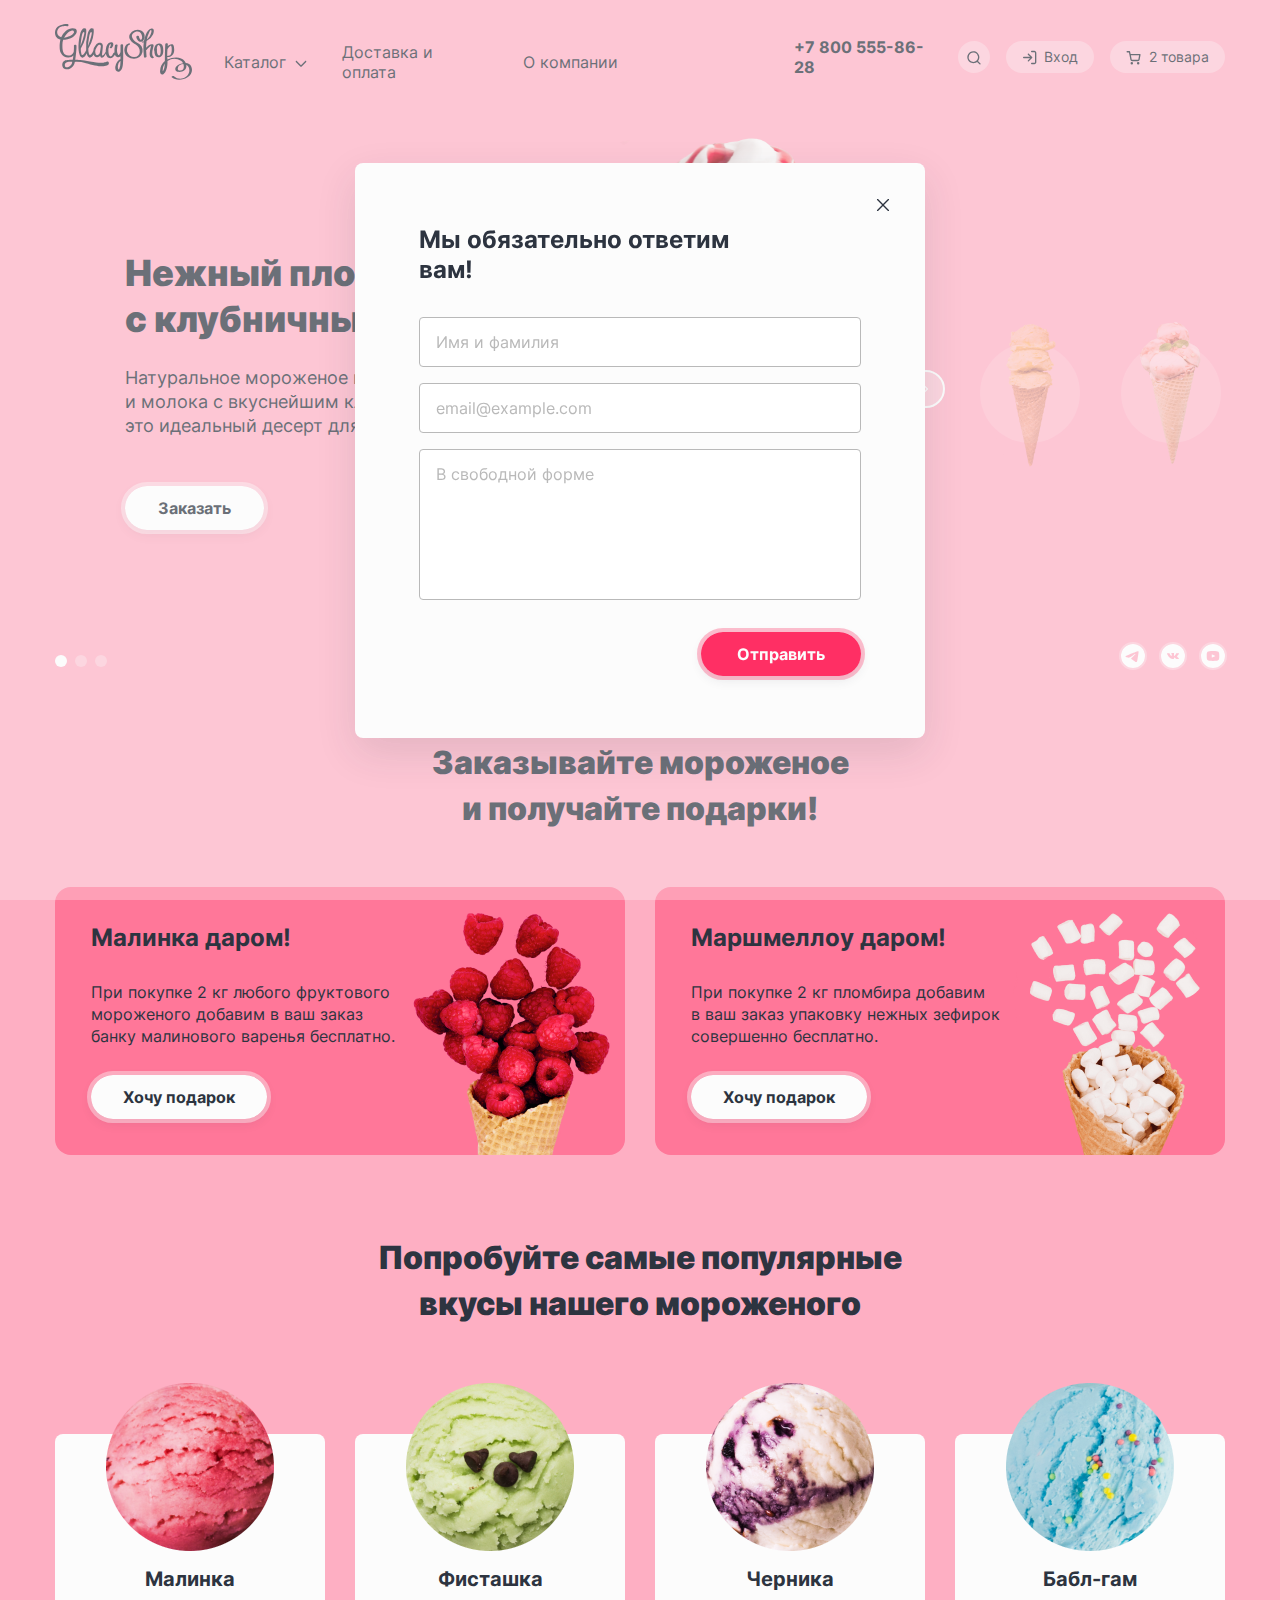
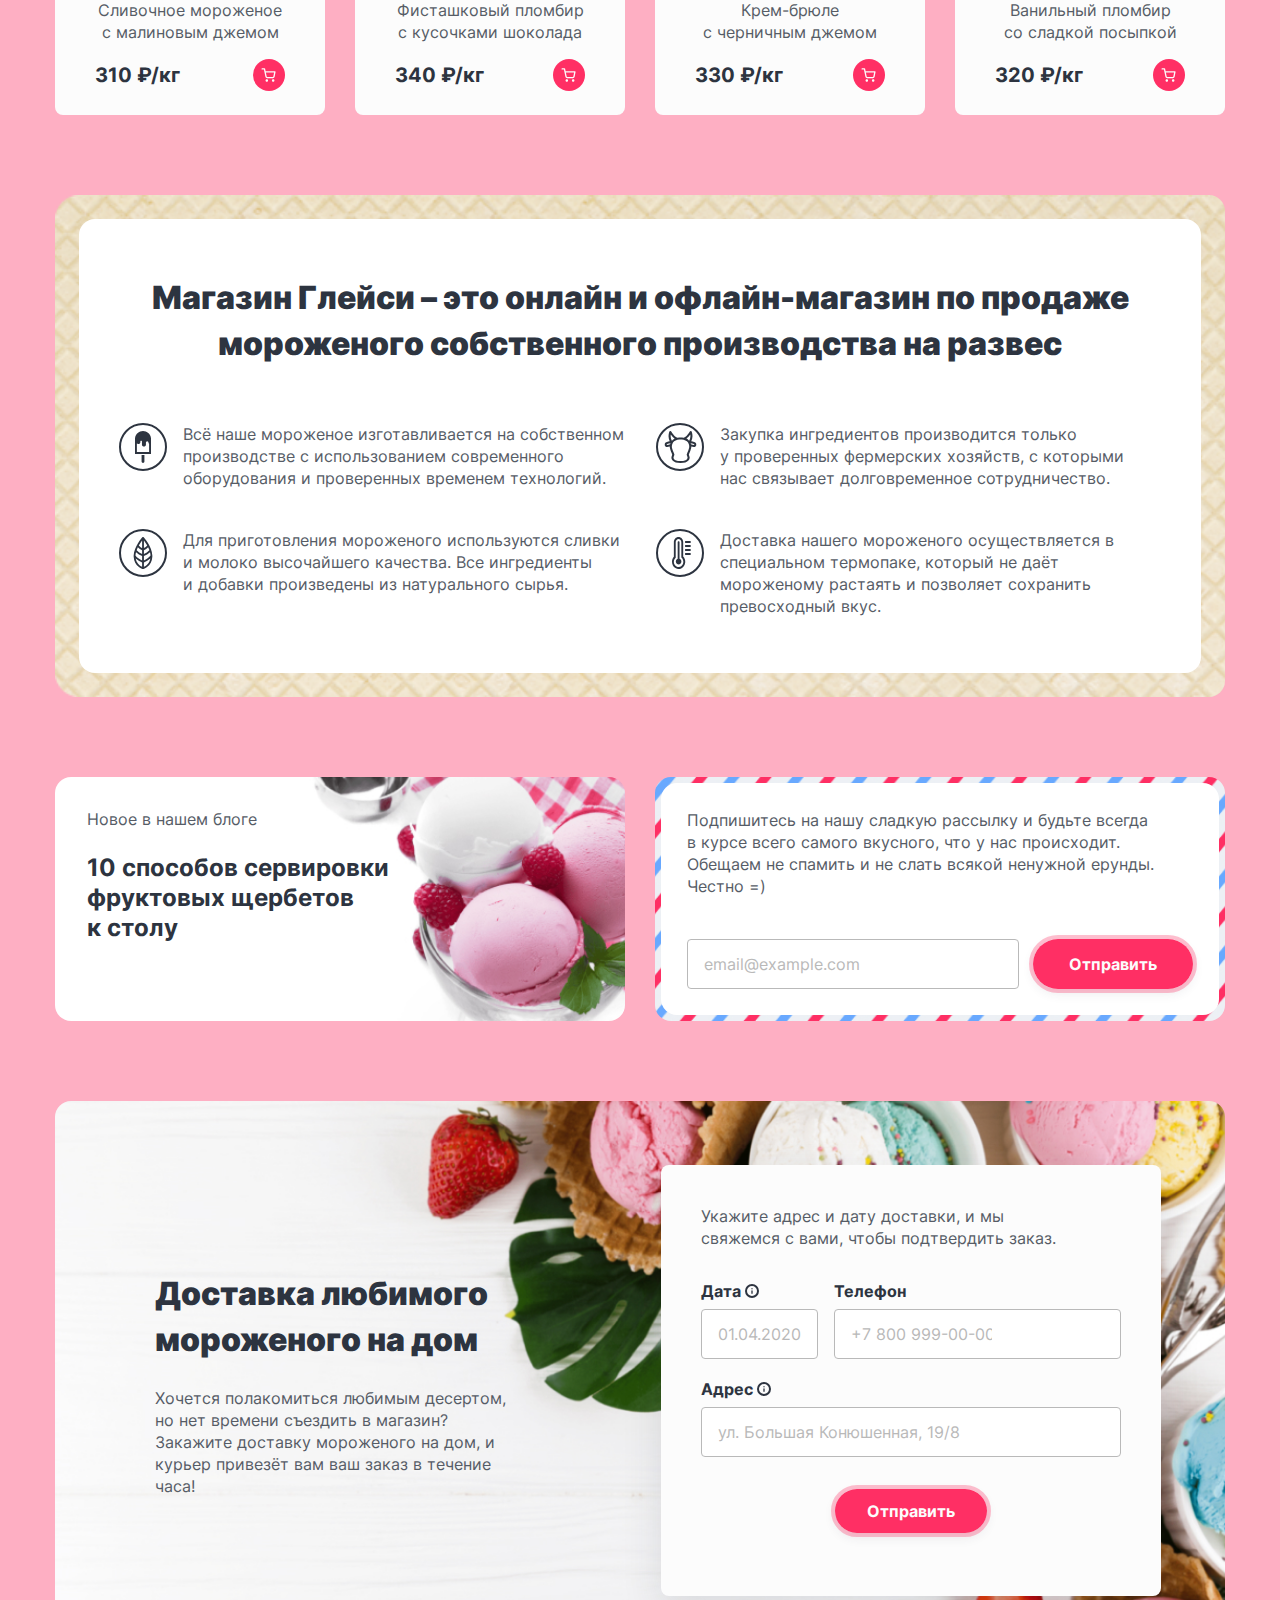
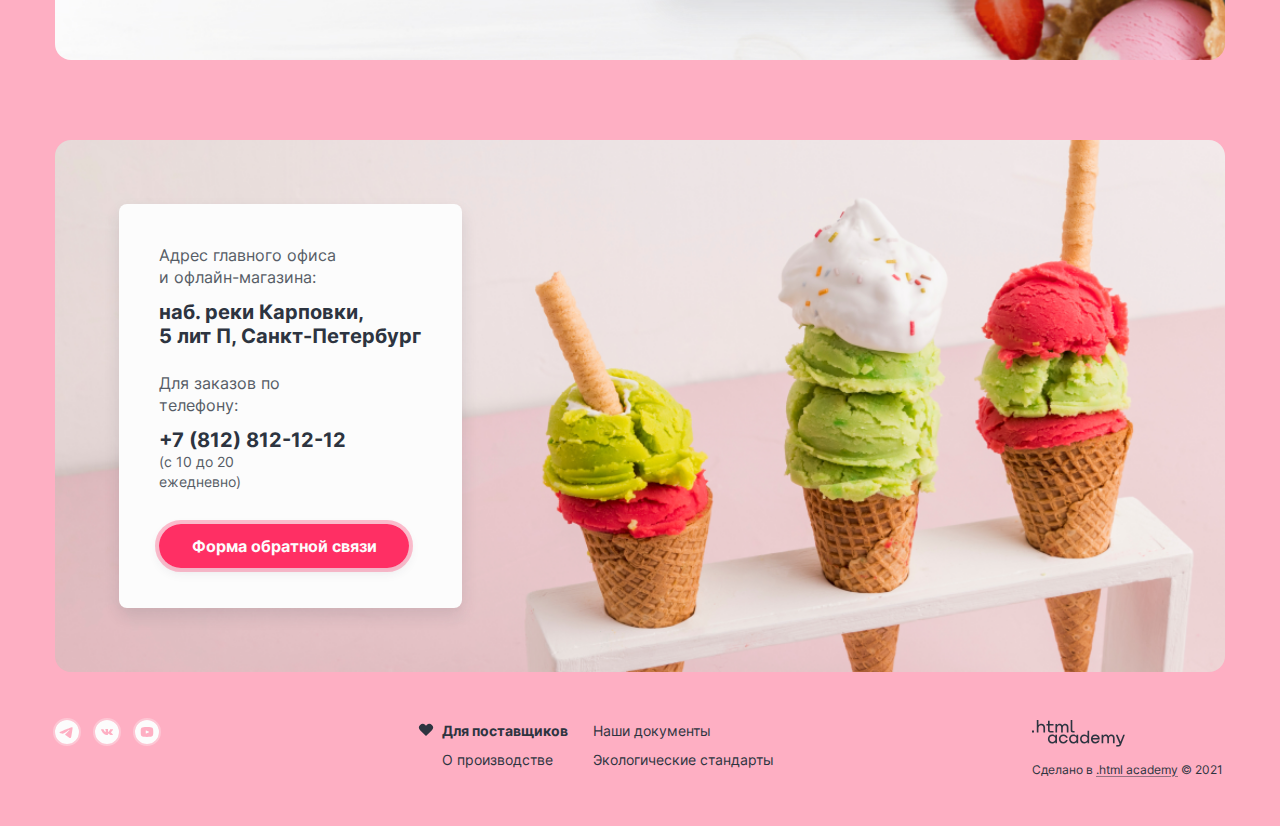
<file: 1/modal.html>
<!DOCTYPE html>
<html lang="ru">

  <head>
    <meta charset="utf-8">
    <title>HTML Academy: Глейси</title>
    <link rel="stylesheet" href="styles/style.css">
    <link rel="stylesheet" href="styles/modal.css">
    <link rel="icon" sizes="32x32" href="./images/favicon.png" type="image/png">
    <base href="https://htmlacademy-htmlcss.github.io/2385039-gllacy-1/1/">
</head>

  <!--Для смены фона на голубой - класс body-theme-pink заменить на класс body-theme-blue;
  на желтый - класс body-theme-pink заменить на класс body-theme-yellow-->

  <body class="body body-theme-pink">
    <!--Шапка главной страницы сайта-->
    <header class="header">
      <h1 class="visually-hidden">Каталог продукции компании Глейси.</h1>
      <div class="header-wrapper">
        <div class="header-logo-wrapper">
          <a class="header-logo-link" href="#">
            <img class="header-logo" width="137" height="56" src="./images/logo/header-logo.svg"
              alt="Логотип интернет-магазина Глейси.">
          </a>
        </div>
        <div class="header-navigation-wrapper">
          <!--Навигация левой части главной страницы-->
          <!--Каталог продукции-->
          <nav class="header-navigation-left">
            <ul class="header-navigation-left-list">
              <li class="header-navigation-left-item">
                <a class="header-navigation-left-link header-catalog-link" href="#">Каталог
                  <svg aria-hidden="true" focusable="false" class="arrow-icon" xmlns="http://www.w3.org/2000/svg"
                    width="16" height="17" viewBox="0 0 16 17" fill="currentColor">
                    <path fill-rule="evenodd" clip-rule="evenodd"
                      d="M3.80812 7.05317C3.54777 6.79282 3.12566 6.79282 2.86531 7.05317C2.60496 7.31352 2.60496 7.73563 2.86531 7.99598L7.52565 12.6563C7.52771 12.6584 7.52979 12.6606 7.53189 12.6626C7.66259 12.7933 7.83404 12.8584 8.00534 12.8579C8.1753 12.8574 8.34511 12.7923 8.47478 12.6626C8.47687 12.6606 8.47894 12.6585 8.48099 12.6564L13.1414 7.99598C13.4017 7.73563 13.4017 7.31352 13.1414 7.05317C12.881 6.79282 12.4589 6.79282 12.1986 7.05317L8.00334 11.2484L3.80812 7.05317Z" />
                  </svg>
                </a>
                <!--Открывающийся подкаталог продукции-->
                <ul class="subcatalog">
                  <li class="subcatalog-list">
                    <a class="subcatalog-link subcatalog-link-new" href="#">
                      Новинки
                    </a>
                  </li>
                  <li class="subcatalog-list">
                    <a class="subcatalog-link" href="#"> Сливочное </a>
                  </li>
                  <li class="subcatalog-list">
                    <a class="subcatalog-link" href="#"> Щербеты </a>
                  </li>
                  <li class="subcatalog-list">
                    <a class="subcatalog-link" href="#"> Фруктовый лед </a>
                  </li>
                  <li class="subcatalog-list">
                    <a class="subcatalog-link" href="#"> Мелорин </a>
                  </li>
                </ul>
              </li>
              <li class="header-navigation-left-item">
                <a class="header-navigation-left-link" href="#">
                  Доставка и оплата
                </a>
              </li>
              <li class="header-navigation-left-item">
                <a class="header-navigation-left-link" href="#">
                  О компании
                </a>
              </li>
            </ul>
          </nav>
          <!--Навигация правой части главной страницы-->
          <nav class="header-navigation-right">
            <a class="header-phone-link" href="tel:+78005558628">+7 800 555-86-28
            </a>
            <!--Поиск по сайту-->
            <div class="header-search-wrapper">
              <a class="header-navigation-search" href="#">
                <svg aria-hidden="true" focusable="false" xmlns="http://www.w3.org/2000/svg" width="16" height="17"
                  fill="currentColor" viewBox="0 0 16 17">
                  <path fill-rule="evenodd"
                    d="M2.663 8.188a4.667 4.667 0 1 1 8.028 3.237.67.67 0 0 0-.123.124 4.667 4.667 0 0 1-7.904-3.361Zm8.412 4.688a6 6 0 1 1 .943-.943l2.45 2.45a.667.667 0 1 1-.943.943l-2.45-2.45Z"
                    clip-rule="evenodd" />
                </svg>
                <span class="visually-hidden"> Поиск по сайту. </span>
              </a>
              <form class="header-search-tooltip" action="https://echo.htmlacademy.ru/" method="get">
                <input class="search-input-tooltip" aria-label="Поиск по сайту" type="text" name="search"
                  placeholder="Поиск по сайту" required>
                <button class="header-search-button" type="reset">
                  <span class="visually-hidden">
                    Сбросить запрос.
                  </span>
                </button>
              </form>
            </div>
            <!--Вход в личный кабинет-->
            <div class="header-entrance-wrapper">
              <a class="header-navigation-right-entrance" href="#">
                <svg aria-hidden="true" focusable="false" xmlns="http://www.w3.org/2000/svg" width="16" height="17"
                  viewBox="0 0 16 17" fill="currentColor">
                  <path fill-rule="evenodd" clip-rule="evenodd"
                    d="M9 2.52461C9 2.15642 9.29848 1.85794 9.66667 1.85794H12.3333C12.8638 1.85794 13.3725 2.06865 13.7475 2.44373C14.1226 2.8188 14.3333 3.32751 14.3333 3.85794V13.1913C14.3333 13.7217 14.1226 14.2304 13.7475 14.6055C13.3725 14.9806 12.8638 15.1913 12.3333 15.1913H9.66667C9.29848 15.1913 9 14.8928 9 14.5246C9 14.1564 9.29848 13.8579 9.66667 13.8579H12.3333C12.5101 13.8579 12.6797 13.7877 12.8047 13.6627C12.9298 13.5377 13 13.3681 13 13.1913V3.85794C13 3.68113 12.9298 3.51156 12.8047 3.38654C12.6797 3.26151 12.5101 3.19127 12.3333 3.19127H9.66667C9.29848 3.19127 9 2.8928 9 2.52461ZM5.86189 4.71987C6.12224 4.45952 6.54435 4.45952 6.8047 4.71987L10.1338 8.04897C10.1509 8.06579 10.1671 8.08353 10.1824 8.1021C10.2142 8.1409 10.2411 8.18246 10.2628 8.22589C10.3079 8.31575 10.3333 8.41721 10.3333 8.52461C10.3333 8.63323 10.3074 8.73579 10.2613 8.8264C10.241 8.86635 10.2164 8.90469 10.1876 8.94072C10.1708 8.96172 10.1527 8.98169 10.1335 9.0005L6.8047 12.3293C6.54435 12.5897 6.12224 12.5897 5.86189 12.3293C5.60154 12.069 5.60154 11.6469 5.86189 11.3865L8.05715 9.19127H1.66667C1.29848 9.19127 1 8.8928 1 8.52461C1 8.15642 1.29848 7.85794 1.66667 7.85794H8.05715L5.86189 5.66268C5.60154 5.40233 5.60154 4.98022 5.86189 4.71987Z" />
                </svg>
                <span class="entrance-icon">Вход</span>
              </a>
              <form class="header-entrance-tooltip" action="https://echo.htmlacademy.ru/" method="get">
                <h2 class="header-entrance-tooltip-title">Личный кабинет</h2>
                <label class="email-form-tooltip">
                  <span class="visually-hidden">Email.</span>
                  <input class="email-input-tooltip" name="email" type="email" placeholder="email@example.com" required>
                </label>
                <label class="password-form">
                  <span class="visually-hidden">Пароль.</span>
                  <input class="password-input" name="password" type="password" value="" required>
                </label>
                <div class="button-entrance-wrapper">
                  <button class="button button-entrance" type="button">
                    Войти
                  </button>
                  <div class="registration-wrapper">
                    <a class="password-lose" href="#">
                      Забыли пароль?
                    </a>
                    <a class="registration-new" href="#">
                      Регистрация
                    </a>
                  </div>
                </div>
              </form>
            </div>
            <div class="cart-wrapper">
              <a class="header-navigation-right-cart" href="#">
                <svg aria-hidden="true" focusable="false" xmlns="http://www.w3.org/2000/svg" width="16" height="17"
                  fill="currentColor" viewBox="0 0 16 17">
                  <path fill-rule="evenodd"
                    d="M1.167 2.108a.667.667 0 0 0 0 1.333h1.77l.468 2.336a.664.664 0 0 0 .011.053l.967 4.833a1.826 1.826 0 0 0 1.819 1.47h5.62a1.826 1.826 0 0 0 1.819-1.47l.001-.005.927-4.861a.667.667 0 0 0-.655-.792H4.611l-.473-2.361a.667.667 0 0 0-.654-.536H1.167Zm4.524 8.294-.813-4.064h8.23l-.775 4.067a.493.493 0 0 1-.492.395H6.183a.492.492 0 0 1-.492-.397Zm-1.134 3.961a1.246 1.246 0 1 1 2.492 0 1.246 1.246 0 0 1-2.492 0Zm6.374 0a1.246 1.246 0 1 1 2.491 0 1.246 1.246 0 0 1-2.491 0Z"
                    clip-rule="evenodd" />
                </svg>
                <span class="cart-content">2&nbsp;товара</span>
              </a>
              <!--Хедер. Попап корзины-->
              <div class="cart-tooltip-wrapper">
                <div class="tooltip-cart" role="tooltip" id="tooltip-label-cart">
                  <h2 class="tooltip-cart-title">Корзина</h2>
                  <div class="tooltip-cart-list">
                    <img class="tooltip-list-image" width="46" height="46" src="./images/cart-tooltip/raspberry.svg"
                      alt="Фото мороженого Малинка.">
                    <div class="tooltip-cart-wrapper">
                      <a class="tooltip-cart-link" href="#">Малинка</a>
                      <span class="tooltip-list-content">1 кг х 310 ₽</span>
                    </div>
                    <span class="tooltip-list-count">310 ₽</span>
                  </div>
                  <div class="tooltip-cart-list">
                    <img class="tooltip-list-image" width="46" height="46" src="./images/cart-tooltip/bubble-gum.svg"
                      alt="Фото мороженого Бабл-гам.">
                    <div class="tooltip-cart-wrapper">
                      <a class="tooltip-cart-link" href="#">Бабл-гам</a>
                      <span class="tooltip-list-content">1,5 кг х 320 ₽</span>
                    </div>
                    <span class="tooltip-list-count">480 ₽</span>
                  </div>
                </div>
                <div class="tooltip-cart-total-wrapper">
                  <button class="button button-checkout" type="button">Оформить заказ</button>
                  <span class="tooltip-cart-total">Итого: 790 ₽</span>
                </div>
              </div>
            </div>

            <!--Верстка пустой карзины-->
            <div class="cart-wrapper-empty">
              <a class="cart-empty" href="#">
                <span class="visually-hidden">Ссылка для входа в корзину.</span>
                <svg aria-hidden="true" focusable="false" xmlns="http://www.w3.org/2000/svg" width="16" height="17"
                  fill="currentColor" viewBox="0 0 16 17">
                  <path fill-rule="evenodd"
                    d="M1.167 2.108a.667.667 0 0 0 0 1.333h1.77l.468 2.336a.664.664 0 0 0 .011.053l.967 4.833a1.826 1.826 0 0 0 1.819 1.47h5.62a1.826 1.826 0 0 0 1.819-1.47l.001-.005.927-4.861a.667.667 0 0 0-.655-.792H4.611l-.473-2.361a.667.667 0 0 0-.654-.536H1.167Zm4.524 8.294-.813-4.064h8.23l-.775 4.067a.493.493 0 0 1-.492.395H6.183a.492.492 0 0 1-.492-.397Zm-1.134 3.961a1.246 1.246 0 1 1 2.492 0 1.246 1.246 0 0 1-2.492 0Zm6.374 0a1.246 1.246 0 1 1 2.491 0 1.246 1.246 0 0 1-2.491 0Z"
                    clip-rule="evenodd" />
                </svg>
                Нет товаров
              </a>

              <div class="cart-tooltip-empty-wrapper">
                <div class="cart-tooltip-empty" role="tooltip">
                  <p class="cart-tooltip-empty-info">
                    Ваша корзина пока пуста
                  </p>
                </div>
              </div>
            </div>
          </nav>
        </div>
      </div>
    </header>

    <!--Главная страница-->
    <main class="main-container">
      <!--Слайдер-секция-->
      <section class="section-slider">
        <h2 class="visually-hidden">Галарея.</h2>
        <div class="section-slider-wrapper">
          <ul class="section-slider-list">
            <li class="section-slider-active section-slider-theme-pink">
              <div class="slider-info-wrapper">
                <h3 class="section-slider-title">
                  Нежный пломбир с&nbsp;клубничным&nbsp;джемом
                </h3>
                <p class="section-slider-info">
                  Натуральное мороженое из свежих сливок и&nbsp;молока с вкуснейшим
                  клубничным джемом – это&nbsp;идеальный десерт для всей семьи.
                </p>
                <button class="button button-order" type="button">
                  Заказать
                </button>
              </div>
              <div class="section-slider-image-wrapper">
                <div class="slider-image-wrapper-1">
                  <button aria-label="Переключатель слайдера влево" class="button slider-arrow-left" type="button">
                    <svg aria-hidden="true" focusable="false" class="arrow-left" xmlns="http://www.w3.org/2000/svg"
                      width="17" height="16" fill="currentColor" viewBox="0 0 17 16">
                      <path fill-rule="evenodd"
                        d="M9.71 13.135a.665.665 0 0 0 .94-.94l-4.2-4.201 4.2-4.202a.665.665 0 0 0-.94-.94L5.042 7.52l-.003.003c-.26.26-.26.681 0 .94l4.671 4.672Z"
                        clip-rule="evenodd" />
                    </svg>
                  </button>
                  <img class="section-slider-image-1" width="328" height="507"
                    src="./images/section-slider/slider-image-1.jpg" alt="Фото пломбира с клубничным джемом.">
                  <button aria-label="Переключатель слайдера вправо" class="button slider-arrow-right" type="button">
                    <svg aria-hidden="true" focusable="false" class="arrow-right" xmlns="http://www.w3.org/2000/svg"
                      width="17" height="16" fill="currentColor" viewBox="0 0 17 16">
                      <path fill-rule="evenodd"
                        d="M7.29 2.865a.665.665 0 1 0-.94.94l4.2 4.201-4.2 4.202a.665.665 0 0 0 .94.94l4.668-4.668.003-.003c.26-.26.26-.681 0-.94L7.29 2.864Z"
                        clip-rule="evenodd" />
                    </svg>
                  </button>
                </div>
                <div class="slider-image-wrapper-2">
                  <img class="section-slider-image-2" width="66" height="150"
                    src="./images/section-slider/slider-image-2.jpg" alt="Фото сливочного мороженого со вкусом банана.">
                </div>
                <div class="slider-image-wrapper-3">
                  <img class="section-slider-image-3" width="66" height="150"
                    src="./images/section-slider/slider-image-3.jpg" alt="Фото карамельного пломбира с маршмеллоу.">
                </div>
              </div>
            </li>
            <li class="section-slider-theme-blue">
              <div class="slider-info-wrapper">
                <h3 class="section-slider-title">
                  Сливочное мороженое со вкусом банана
                </h3>
                <p class="section-slider-info">
                  Сливочное мороженое с ярким банановым
                  вкусом подарит вам свежесть и&nbsp;наслаждение
                  даже в самый жаркий
                  летний&nbsp;день.
                </p>
                <button class="button button-order" type="button">
                  Заказать
                </button>
              </div>
              <div class="section-slider-image-wrapper">
                <div class="slider-image-wrapper-1">
                  <button aria-label="Переключатель слайдера влево" class="button slider-arrow-left" type="button">
                    <img class="arrow-left" src="./images/section-slider/arrow-left-icon.svg" width="16" height="16"
                      alt="Стрелка-переключатель слайдера влево.">
                  </button>
                  <img class="section-slider-image-1" width="328" height="507"
                    src="./images/section-slider/slider-image-2.jpg" alt="Фото сливочного мороженого со вкусом банана.">
                  <button aria-label="Переключатель слайдера вправо" class="button slider-arrow-right" type="button">
                    <img class="arrow-right" src="./images/section-slider/arrow-right-icon.svg" width="16" height="16"
                      alt="Стрелка-переключатель слайдера вправо.">
                  </button>
                </div>
                <div class="slider-image-wrapper-2">
                  <img class="section-slider-image-2" width="66" height="150"
                    src="./images/section-slider/slider-image-3.jpg" alt="Фото карамельного пломбира с маршмеллоу.">
                </div>
                <div class="slider-image-wrapper-3">
                  <img class="section-slider-image-3" width="66" height="150"
                    src="./images/section-slider/slider-image-1.jpg" alt="Фото пломбира с клубничным джемом.">
                </div>
              </div>
            </li>
            <li class="section-slider-theme-yellow">
              <div class="slider-info-wrapper">
                <h3 class="section-slider-title">
                  Карамельный пломбир с маршмеллоу
                </h3>
                <p class="section-slider-info">
                  Необычный сладкий десерт с&nbsp;карамельным
                  топпингом и кусочками
                  зефира завоюет сердца&nbsp;сладкоежек всех
                  возрастов.
                </p>
                <button class="button button-order" type="button">
                  Заказать
                </button>
              </div>
              <div class="section-slider-image-wrapper">
                <div class="slider-image-wrapper-1">
                  <button aria-label="Переключатель слайдера влево" class="button slider-arrow-left" type="button">
                    <img class="arrow-left" src="./images/section-slider/arrow-left-icon.svg" width="16" height="16"
                      alt="Стрелка-переключатель слайдера влево.">
                  </button>
                  <img class="section-slider-image-1" width="328" height="507"
                    src="./images/section-slider/slider-image-3.jpg" alt="Фото карамельного пломбира с маршмеллоу.">
                  <button aria-label="Переключатель слайдера вправо" class="button slider-arrow-right" type="button">
                    <img class="arrow-right" src="./images/section-slider/arrow-right-icon.svg" width="16" height="16"
                      alt="Стрелка-переключатель слайдера вправо.">
                  </button>
                </div>
                <div class="slider-image-wrapper-2">
                  <img class="section-slider-image-2" width="66" height="150"
                    src="./images/section-slider/slider-image-1.jpg" alt="Фото пломбира с клубничным джемом.">
                </div>
                <div class="slider-image-wrapper-3">
                  <img class="section-slider-image-3" width="66" height="150"
                    src="./images/section-slider/slider-image-2.jpg" alt="Фото сливочного мороженого со вкусом банана.">
                </div>
              </div>
            </li>
          </ul>
          <!--Пагинация слайдеров-->
          <div class="slider-pagination-wrapper">
            <ul class="slider-pagination">
              <li class="slider-pagination-item">
                <button class="slider-radio slider-radio-checked" type="button"></button>
                <span class="visually-hidden">Предыдущий слайдер.</span>
              </li>
              <li class="slider-pagination-item">
                <button class="slider-radio" type="button"></button>
                <span class="visually-hidden">Следующий слайдер.</span>
              </li>
              <li class="slider-pagination-item">
                <button class="slider-radio" type="button"></button>
                <span class="visually-hidden">Последующий слайдер.</span>
              </li>
            </ul>
          </div>
        </div>
        <!--Социальные сети-->
        <div class="slider-social-links">
          <h2 class="visually-hidden">Ссылка на социальные сети.</h2>
          <ul class="slider-social-list">
            <li class="social-item">
              <a class="social-tme" href="https://t.me/htmlacademy">
                <svg aria-hidden="true" focusable="false" xmlns="http://www.w3.org/2000/svg" width="24" height="24"
                  viewBox="0 0 24 24" fill="none">
                  <path fill="#FCFCFC" fill-rule="evenodd"
                    d="M24 12a12 12 0 1 1-24 0 12 12 0 0 1 24 0ZM12.43 8.86c-1.17.48-3.5 1.49-7 3.01-.57.23-.86.45-.9.67-.04.36.42.5 1.04.7l.27.08c.6.2 1.43.44 1.86.45.39 0 .82-.16 1.3-.48 3.27-2.21 4.96-3.33 5.06-3.35.08-.02.18-.04.25.02.07.07.07.18.06.22-.05.19-1.84 1.86-2.77 2.72a28.24 28.24 0 0 0-.82.79c-.57.54-1 .96.02 1.63.5.32.89.59 1.28.85a88.77 88.77 0 0 0 1.8 1.23c.5.35.95.67 1.5.62.32-.03.65-.33.82-1.23.4-2.13 1.18-6.73 1.36-8.63.01-.16 0-.31-.02-.47a.5.5 0 0 0-.17-.33.78.78 0 0 0-.46-.14c-.46.01-1.15.25-4.48 1.64Z"
                    clip-rule="evenodd"></path>
                </svg>
                <span class="visually-hidden">Телеграм.</span>
              </a>
            </li>
            <li class="social-item">
              <a class="social-vk" href="https://vk.com/htmlacademy">
                <svg aria-hidden="true" focusable="false" xmlns="http://www.w3.org/2000/svg" width="24" height="24"
                  fill="none" viewBox="0 0 24 24">
                  <path fill="#FCFCFC" fill-rule="evenodd"
                    d="M24 12a12 12 0 1 1-24 0 12 12 0 0 1 24 0Zm-11.41 2.97h-.72s-1.58.09-2.98-1.18C7.37 12.4 6.03 9.65 6.03 9.65s-.07-.18 0-.27c.1-.1.36-.1.36-.1l1.72-.01s.16.02.27.1c.1.05.15.17.15.17s.28.61.65 1.17c.71 1.08 1.05 1.32 1.29 1.2.35-.16.25-1.53.25-1.53s0-.5-.18-.71c-.14-.17-.41-.22-.53-.24-.1-.01.06-.2.26-.3.31-.13.86-.13 1.5-.13.5 0 .65.03.84.07.46.1.44.41.41 1.08l-.02.7v.18c-.01.34-.02.73.23.88.13.07.45 0 1.26-1.19.38-.56.66-1.23.66-1.23s.07-.12.16-.17c.1-.05.24-.04.24-.04h1.8s.54-.06.63.15c.1.23-.2.75-.94 1.61-.7.82-1.03 1.12-1 1.38.01.2.23.38.66.72.89.73 1.13 1.1 1.18 1.2l.01.01c.4.58-.44.62-.44.62l-1.6.02s-.34.06-.8-.2a3.94 3.94 0 0 1-.69-.6c-.33-.34-.65-.66-.91-.58-.45.12-.44.96-.44.96s0 .18-.1.28c-.1.1-.32.12-.32.12Z"
                    clip-rule="evenodd"></path>
                </svg>
                <span class="visually-hidden">ВКонтакте.</span>
              </a>
            </li>
            <li class="social-item">
              <a class="social-youtube" href="https://www.youtube.com/user/htmlacademyru">
                <svg aria-hidden="true" focusable="false" xmlns="http://www.w3.org/2000/svg" width="24" height="24"
                  fill="none" viewBox="0 0 24 24">
                  <path fill="#FCFCFC"
                    d="m14 11.8-2.8-1.32c-.25-.11-.45.01-.45.29v2.46c0 .28.2.4.45.29L14 12.2c.25-.12.25-.3 0-.42ZM12 0a12 12 0 1 0 0 24 12 12 0 0 0 0-24Zm0 16.88c-6.14 0-6.25-.56-6.25-4.88s.1-4.88 6.25-4.88c6.14 0 6.25.56 6.25 4.88s-.1 4.88-6.25 4.88Z">
                  </path>
                </svg>
                <span class="visually-hidden">Ютуб.</span>
              </a>
            </li>
          </ul>
        </div>
      </section>
      <!--Раздел промо акций-->
      <section class="section-promotion">
        <h2 class="section-promotion-title">
          Заказывайте мороженое и&nbsp;получайте&nbsp;подарки!
        </h2>
        <div class="section-promotion-list-wrapper">
          <div class="section-promotion-list section-promotion-img-1">
            <b class="section-promotion-slogan">Малинка даром!</b>
            <p class="section-promotion-action">
              При покупке 2 кг любого фруктового мороженого&nbsp;добавим в ваш
              заказ банку&nbsp;малинового&nbsp;варенья бесплатно.
            </p>
            <a class="promotion-link" href="#">
              Хочу подарок
            </a>
          </div>
          <div class="section-promotion-list section-promotion-img-2">
            <b class="section-promotion-slogan">Маршмеллоу даром!</b>
            <p class="section-promotion-action">
              При покупке 2 кг пломбира&nbsp;добавим
              в&nbsp;ваш&nbsp;заказ&nbsp;упаковку нежных зефирок
              совершенно&nbsp;бесплатно.
            </p>
            <a class="promotion-link" href="#">
              Хочу подарок
            </a>
          </div>
        </div>
      </section>
      <!--Раздел популярной продукции-->
      <section class="section-popular">
        <div class="section-popular-wrapper">
          <h2 class="section-popular-title">
            Попробуйте самые популярные вкусы&nbsp;нашего мороженого
          </h2>
          <ul class="section-popular-list">
            <li class="section-popular-card">
              <img class="section-popular-image" width="168" height="168"
                src="./images/section-popular/popular-image-1.jpg" alt="Фото мороженого Малинка.">
              <a class="section-popular-link" href="#"> Малинка </a>
              <p class="section-popular-info">
                Сливочное мороженое с&nbsp;малиновым джемом
              </p>
              <div class="price-cart-wrapper">
                <span class="section-popular-price"> 310 ₽/кг </span>
                <a class="section-popular-cart" href="#">
                  <svg aria-hidden="true" focusable="false" xmlns="http://www.w3.org/2000/svg" width="16" height="16"
                    viewBox="0 0 16 16" fill="currentColor">
                    <path fill-rule="evenodd" clip-rule="evenodd"
                      d="M1.16667 1.25C0.798477 1.25 0.5 1.54848 0.5 1.91667C0.5 2.28486 0.798477 2.58333 1.16667 2.58333H2.93794L3.40537 4.91872C3.40821 4.93667 3.41176 4.95438 3.416 4.97182L4.38338 9.80515L4.3835 9.80571C4.46706 10.2257 4.69562 10.603 5.02921 10.8715C5.36111 11.1387 5.77595 11.2813 6.20183 11.2748H11.8225C12.2484 11.2813 12.6633 11.1387 12.9952 10.8715C13.3289 10.6029 13.5575 10.2254 13.641 9.80515L13.641 9.80515L13.642 9.80016L14.5691 4.93872C14.6063 4.74355 14.5545 4.54195 14.4279 4.38887C14.3012 4.23578 14.1129 4.14716 13.9142 4.14716H4.61072L4.1381 1.78583C4.07574 1.47426 3.80215 1.25 3.4844 1.25H1.16667ZM5.69098 9.54444L4.87759 5.4805H13.1084L12.3328 9.54736C12.31 9.65988 12.2485 9.7609 12.1591 9.83291C12.0691 9.90535 11.9565 9.94383 11.841 9.94162L11.841 9.94149H11.8282H6.19614V9.94137L6.18337 9.94162C6.06787 9.94383 5.95528 9.90535 5.8653 9.83291C5.77531 9.76048 5.71368 9.6587 5.69117 9.5454L5.69098 9.54444ZM4.55739 13.5054C4.55739 12.8175 5.1151 12.2597 5.80307 12.2597C6.49105 12.2597 7.04876 12.8175 7.04876 13.5054C7.04876 14.1934 6.49105 14.7511 5.80307 14.7511C5.1151 14.7511 4.55739 14.1934 4.55739 13.5054ZM10.9307 13.5054C10.9307 12.8175 11.4884 12.2597 12.1764 12.2597C12.8644 12.2597 13.4221 12.8175 13.4221 13.5054C13.4221 14.1934 12.8644 14.7511 12.1764 14.7511C11.4884 14.7511 10.9307 14.1934 10.9307 13.5054Z"
                      fill="currentColor" />
                  </svg>
                  <span class="visually-hidden">Корзина.</span>
                </a>
              </div>
            </li>
            <li class="section-popular-card">
              <img class="section-popular-image" width="168" height="168"
                src="./images/section-popular/popular-image-2.jpg" alt="Фото мороженого Фисташка.">
              <a class="section-popular-link" href="#"> Фисташка </a>
              <p class="section-popular-info">
                Фисташковый пломбир с&nbsp;кусочками шоколада
              </p>
              <div class="price-cart-wrapper">
                <span class="section-popular-price"> 340 ₽/кг </span>
                <a class="section-popular-cart" href="#">
                  <svg aria-hidden="true" focusable="false" xmlns="http://www.w3.org/2000/svg" width="16" height="16"
                    viewBox="0 0 16 16" fill="currentColor">
                    <path fill-rule="evenodd" clip-rule="evenodd"
                      d="M1.16667 1.25C0.798477 1.25 0.5 1.54848 0.5 1.91667C0.5 2.28486 0.798477 2.58333 1.16667 2.58333H2.93794L3.40537 4.91872C3.40821 4.93667 3.41176 4.95438 3.416 4.97182L4.38338 9.80515L4.3835 9.80571C4.46706 10.2257 4.69562 10.603 5.02921 10.8715C5.36111 11.1387 5.77595 11.2813 6.20183 11.2748H11.8225C12.2484 11.2813 12.6633 11.1387 12.9952 10.8715C13.3289 10.6029 13.5575 10.2254 13.641 9.80515L13.641 9.80515L13.642 9.80016L14.5691 4.93872C14.6063 4.74355 14.5545 4.54195 14.4279 4.38887C14.3012 4.23578 14.1129 4.14716 13.9142 4.14716H4.61072L4.1381 1.78583C4.07574 1.47426 3.80215 1.25 3.4844 1.25H1.16667ZM5.69098 9.54444L4.87759 5.4805H13.1084L12.3328 9.54736C12.31 9.65988 12.2485 9.7609 12.1591 9.83291C12.0691 9.90535 11.9565 9.94383 11.841 9.94162L11.841 9.94149H11.8282H6.19614V9.94137L6.18337 9.94162C6.06787 9.94383 5.95528 9.90535 5.8653 9.83291C5.77531 9.76048 5.71368 9.6587 5.69117 9.5454L5.69098 9.54444ZM4.55739 13.5054C4.55739 12.8175 5.1151 12.2597 5.80307 12.2597C6.49105 12.2597 7.04876 12.8175 7.04876 13.5054C7.04876 14.1934 6.49105 14.7511 5.80307 14.7511C5.1151 14.7511 4.55739 14.1934 4.55739 13.5054ZM10.9307 13.5054C10.9307 12.8175 11.4884 12.2597 12.1764 12.2597C12.8644 12.2597 13.4221 12.8175 13.4221 13.5054C13.4221 14.1934 12.8644 14.7511 12.1764 14.7511C11.4884 14.7511 10.9307 14.1934 10.9307 13.5054Z"
                      fill="currentColor" />
                  </svg>
                  <span class="visually-hidden">Корзина.</span>
                </a>
              </div>
            </li>
            <li class="section-popular-card">
              <img class="section-popular-image" width="168" height="168"
                src="./images/section-popular/popular-image-3.jpg" alt="Фото мороженого Черника.">
              <a class="section-popular-link" href="#"> Черника </a>
              <p class="section-popular-info">Крем-брюле с&nbsp;черничным джемом</p>
              <div class="price-cart-wrapper">
                <span class="section-popular-price"> 330 ₽/кг </span>
                <a class="section-popular-cart" href="#">
                  <svg aria-hidden="true" focusable="false" xmlns="http://www.w3.org/2000/svg" width="16" height="16"
                    viewBox="0 0 16 16" fill="currentColor">
                    <path fill-rule="evenodd" clip-rule="evenodd"
                      d="M1.16667 1.25C0.798477 1.25 0.5 1.54848 0.5 1.91667C0.5 2.28486 0.798477 2.58333 1.16667 2.58333H2.93794L3.40537 4.91872C3.40821 4.93667 3.41176 4.95438 3.416 4.97182L4.38338 9.80515L4.3835 9.80571C4.46706 10.2257 4.69562 10.603 5.02921 10.8715C5.36111 11.1387 5.77595 11.2813 6.20183 11.2748H11.8225C12.2484 11.2813 12.6633 11.1387 12.9952 10.8715C13.3289 10.6029 13.5575 10.2254 13.641 9.80515L13.641 9.80515L13.642 9.80016L14.5691 4.93872C14.6063 4.74355 14.5545 4.54195 14.4279 4.38887C14.3012 4.23578 14.1129 4.14716 13.9142 4.14716H4.61072L4.1381 1.78583C4.07574 1.47426 3.80215 1.25 3.4844 1.25H1.16667ZM5.69098 9.54444L4.87759 5.4805H13.1084L12.3328 9.54736C12.31 9.65988 12.2485 9.7609 12.1591 9.83291C12.0691 9.90535 11.9565 9.94383 11.841 9.94162L11.841 9.94149H11.8282H6.19614V9.94137L6.18337 9.94162C6.06787 9.94383 5.95528 9.90535 5.8653 9.83291C5.77531 9.76048 5.71368 9.6587 5.69117 9.5454L5.69098 9.54444ZM4.55739 13.5054C4.55739 12.8175 5.1151 12.2597 5.80307 12.2597C6.49105 12.2597 7.04876 12.8175 7.04876 13.5054C7.04876 14.1934 6.49105 14.7511 5.80307 14.7511C5.1151 14.7511 4.55739 14.1934 4.55739 13.5054ZM10.9307 13.5054C10.9307 12.8175 11.4884 12.2597 12.1764 12.2597C12.8644 12.2597 13.4221 12.8175 13.4221 13.5054C13.4221 14.1934 12.8644 14.7511 12.1764 14.7511C11.4884 14.7511 10.9307 14.1934 10.9307 13.5054Z"
                      fill="currentColor" />
                  </svg>
                  <span class="visually-hidden">Корзина.</span>
                </a>
              </div>
            </li>
            <li class="section-popular-card">
              <img class="section-popular-image" width="168" height="168"
                src="./images/section-popular/popular-image-4.jpg" alt="Фото мороженого Бабл-гам.">
              <a class="section-popular-link" href="#"> Бабл-гам </a>
              <p class="section-popular-info">
                Ванильный пломбир со&nbsp;сладкой посыпкой
              </p>
              <div class="price-cart-wrapper">
                <span class="section-popular-price"> 320 ₽/кг </span>
                <a class="section-popular-cart" href="#">
                  <svg aria-hidden="true" focusable="false" xmlns="http://www.w3.org/2000/svg" width="16" height="16"
                    viewBox="0 0 16 16" fill="currentColor">
                    <path fill-rule="evenodd" clip-rule="evenodd"
                      d="M1.16667 1.25C0.798477 1.25 0.5 1.54848 0.5 1.91667C0.5 2.28486 0.798477 2.58333 1.16667 2.58333H2.93794L3.40537 4.91872C3.40821 4.93667 3.41176 4.95438 3.416 4.97182L4.38338 9.80515L4.3835 9.80571C4.46706 10.2257 4.69562 10.603 5.02921 10.8715C5.36111 11.1387 5.77595 11.2813 6.20183 11.2748H11.8225C12.2484 11.2813 12.6633 11.1387 12.9952 10.8715C13.3289 10.6029 13.5575 10.2254 13.641 9.80515L13.641 9.80515L13.642 9.80016L14.5691 4.93872C14.6063 4.74355 14.5545 4.54195 14.4279 4.38887C14.3012 4.23578 14.1129 4.14716 13.9142 4.14716H4.61072L4.1381 1.78583C4.07574 1.47426 3.80215 1.25 3.4844 1.25H1.16667ZM5.69098 9.54444L4.87759 5.4805H13.1084L12.3328 9.54736C12.31 9.65988 12.2485 9.7609 12.1591 9.83291C12.0691 9.90535 11.9565 9.94383 11.841 9.94162L11.841 9.94149H11.8282H6.19614V9.94137L6.18337 9.94162C6.06787 9.94383 5.95528 9.90535 5.8653 9.83291C5.77531 9.76048 5.71368 9.6587 5.69117 9.5454L5.69098 9.54444ZM4.55739 13.5054C4.55739 12.8175 5.1151 12.2597 5.80307 12.2597C6.49105 12.2597 7.04876 12.8175 7.04876 13.5054C7.04876 14.1934 6.49105 14.7511 5.80307 14.7511C5.1151 14.7511 4.55739 14.1934 4.55739 13.5054ZM10.9307 13.5054C10.9307 12.8175 11.4884 12.2597 12.1764 12.2597C12.8644 12.2597 13.4221 12.8175 13.4221 13.5054C13.4221 14.1934 12.8644 14.7511 12.1764 14.7511C11.4884 14.7511 10.9307 14.1934 10.9307 13.5054Z"
                      fill="currentColor" />
                  </svg>
                  <span class="visually-hidden">Корзина.</span>
                </a>
              </div>
            </li>
          </ul>
        </div>
      </section>
      <!--Раздел о преимуществах компании-->
      <div class="section-advantages-wrapper">
        <section class="section-advantages">
          <h2 class="section-advantages-title">
            Магазин Глейси – это онлайн и офлайн-магазин по продаже мороженого
            собственного производства на развес
          </h2>
          <div class="section-advantages-list-wrapper">
            <ol class="section-advantages-list">
              <li class="section-advantages-item section-advantages-technologies">
                <span class="visually-hidden">Картинка-иконка мороженого.</span>
                <p class="section-advantages-info">
                  Всё наше мороженое изготавливается на собственном производстве
                  с использованием современного оборудования и проверенных
                  временем технологий.
                </p>
              </li>
              <li class="section-advantages-item section-advantages-reliability">
                <span class="visually-hidden">Картинка-иконка коровы.</span>
                <p class="section-advantages-info">
                  Закупка ингредиентов производится только у&nbsp;проверенных
                  фермерских хозяйств, с которыми нас&nbsp;связывает
                  долговременное сотрудничество.
                </p>
              </li>
              <li class="section-advantages-item section-advantages-natural">
                <span class="visually-hidden">Картинка-иконка листочка.</span>
                <p class="section-advantages-info">
                  Для приготовления мороженого используются сливки и молоко
                  высочайшего качества. Все ингредиенты и&nbsp;добавки
                  произведены из натурального сырья.
                </p>
              </li>
              <li class="section-advantages-item section-advantages-quality">
                <span class="visually-hidden">Картинка-иконка термометра.</span>
                <p class="section-advantages-info">
                  Доставка нашего мороженого осуществляется в специальном
                  термопаке, который не даёт мороженому растаять и позволяет
                  сохранить превосходный вкус.
                </p>
              </li>
            </ol>
          </div>
        </section>
      </div>
      <!--Email рассылка-->
      <section class="section-mailing">
        <h2 class="visually-hidden">Email рассылка.</h2>
        <div class="section-mailing-wrapper">
          <a class="section-mailing-news" href="#"> Новое в нашем блоге </a>
          <a class="section-mailing-list" href="#">
            10 способов сервировки фруктовых щербетов к&nbsp;столу
          </a>
        </div>
        <div class="mailing-form-wrapper">
          <form class="mailing-form" action="https://echo.htmlacademy.ru/" method="post">
            <p class="mailing-form-info">
              Подпишитесь на нашу сладкую рассылку и будьте всегда
              в&nbsp;курсе&nbsp;всего самого вкусного, что у нас происходит. Обещаем не спамить и не слать всякой
              ненужной ерунды.
              Честно =)
            </p>
            <div class="email-form-wrapper">
              <label class="email-form">
                <span class="visually-hidden">Email.</span>
                <input class="email-input" name="email" type="email" placeholder="email@example.com">
              </label>
              <button class="button button-subscribe" type="submit">
                Отправить
              </button>
            </div>
          </form>
        </div>
      </section>
      <!--Раздел доставки продукции-->
      <section class="section-delivery">
        <h2 class="visually-hidden">Доставка продукции.</h2>
        <div class="delivery-info-wrapper">
          <h3 class="section-delivery-title">
            Доставка любимого мороженого на дом
          </h3>
          <p class="section-delivery-info">
            Хочется полакомиться любимым десертом, но&nbsp;нет времени съездить в
            магазин? Закажите доставку мороженого на дом, и курьер привезёт вам
            ваш заказ в течение часа!
          </p>
        </div>
        <div class="section-delivery-wrapper">
          <p class="section-delivery-details">
            Укажите адрес и дату доставки, и мы свяжемся с вами, чтобы
            подтвердить заказ.
          </p>
          <form class="section-delivery-form" action="https://echo.htmlacademy.ru/" method="post">
            <div class="delivery-form-wrapper">
              <label class="delivery-form-date" for="date-input">
                Дата
              </label>
              <div class="delivery-form-date-tooltip">
                <span class="date-form-tooltip-toggle"></span>
                <div class="form-date-tooltip-info" role="tooltip" id="date-tooltip">
                  Введите желаемую дату доставки
                </div>
              </div>
                <input class="delivery-form-date-input" id="date-input" name="date" type="text" placeholder="01.04.2020">
            </div>
            <div class="delivery-form-wrapper">
              <label class="delivery-form-tel">
                Телефон
                <input class="delivery-form-tel-input" type="tel" placeholder="+7 800 999-00-00">
              </label>
            </div>
            <div class="delivery-form-wrapper">
              <label class="delivery-form-address" for="address-input">
                Адрес
              </label>
                <input class="delivery-form-address-input" id="address-input" name="address" type="text"
                  placeholder="ул. Большая Конюшенная, 19/8">
              <div class="delivery-form-address-tooltip">
                <span class="address-form-tooltip-toggle"></span>
                <div class="form-address-tooltip-info" role="tooltip" id="address-tooltip">
                  Введите название улицы, дома и квартиры
                </div>
              </div>
            </div>
            <button class="button button-delivery-subscribe" type="submit">
              Отправить
            </button>
          </form>
        </div>
      </section>
      <!--Форма обратной связи-->
      <div class="section-feedback-wrapper">
        <section class="section-feedback">
          <h2 class="visually-hidden">Форма обратной связи.</h2>
          <p class="section-feedback-title">
            Адрес главного офиса и офлайн-магазина:</p>
          <address class="section-feedback-address">
            <p class="section-feedback-address-item">
              наб. реки Карповки, 5&nbsp;лит&nbsp;П, Санкт-Петербург
            </p>
          </address>
          <p class="section-feedback-order"> Для заказов по телефону: </p>
          <a class="section-feedback-tel" href="tel:+78128121212">
            +7&nbsp;(812)&nbsp;812-12-12
          </a>
          <p class="section-feedback-working"> (с 10 до 20 ежедневно) </p>
          <button class="button button-feedback" type="submit"> Форма обратной связи </button>
        </section>
      </div>
    </main>
    <!--Подвал сайта-->
    <footer class="page-footer">
      <div class="page-footer-wrapper">
        <!--Социальные сети-->
        <section class="footer-social-links">
          <h2 class="visually-hidden">Ссылка на социальные сети.</h2>
          <ul class="footer-social-list">
            <li class="social-item">
              <a class="social-tme" href="https://t.me/htmlacademy">
                <svg aria-hidden="true" focusable="false" xmlns="http://www.w3.org/2000/svg" width="24" height="24"
                  viewBox="0 0 24 24" fill="none">
                  <path fill="#FCFCFC" fill-rule="evenodd"
                    d="M24 12a12 12 0 1 1-24 0 12 12 0 0 1 24 0ZM12.43 8.86c-1.17.48-3.5 1.49-7 3.01-.57.23-.86.45-.9.67-.04.36.42.5 1.04.7l.27.08c.6.2 1.43.44 1.86.45.39 0 .82-.16 1.3-.48 3.27-2.21 4.96-3.33 5.06-3.35.08-.02.18-.04.25.02.07.07.07.18.06.22-.05.19-1.84 1.86-2.77 2.72a28.24 28.24 0 0 0-.82.79c-.57.54-1 .96.02 1.63.5.32.89.59 1.28.85a88.77 88.77 0 0 0 1.8 1.23c.5.35.95.67 1.5.62.32-.03.65-.33.82-1.23.4-2.13 1.18-6.73 1.36-8.63.01-.16 0-.31-.02-.47a.5.5 0 0 0-.17-.33.78.78 0 0 0-.46-.14c-.46.01-1.15.25-4.48 1.64Z"
                    clip-rule="evenodd"></path>
                </svg>
                <span class="visually-hidden">Телеграм.</span>
              </a>
            </li>
            <li class="social-item">
              <a class="social-vk" href="https://vk.com/htmlacademy">
                <svg aria-hidden="true" focusable="false" xmlns="http://www.w3.org/2000/svg" width="24" height="24"
                  fill="none" viewBox="0 0 24 24">
                  <path fill="#FCFCFC" fill-rule="evenodd"
                    d="M24 12a12 12 0 1 1-24 0 12 12 0 0 1 24 0Zm-11.41 2.97h-.72s-1.58.09-2.98-1.18C7.37 12.4 6.03 9.65 6.03 9.65s-.07-.18 0-.27c.1-.1.36-.1.36-.1l1.72-.01s.16.02.27.1c.1.05.15.17.15.17s.28.61.65 1.17c.71 1.08 1.05 1.32 1.29 1.2.35-.16.25-1.53.25-1.53s0-.5-.18-.71c-.14-.17-.41-.22-.53-.24-.1-.01.06-.2.26-.3.31-.13.86-.13 1.5-.13.5 0 .65.03.84.07.46.1.44.41.41 1.08l-.02.7v.18c-.01.34-.02.73.23.88.13.07.45 0 1.26-1.19.38-.56.66-1.23.66-1.23s.07-.12.16-.17c.1-.05.24-.04.24-.04h1.8s.54-.06.63.15c.1.23-.2.75-.94 1.61-.7.82-1.03 1.12-1 1.38.01.2.23.38.66.72.89.73 1.13 1.1 1.18 1.2l.01.01c.4.58-.44.62-.44.62l-1.6.02s-.34.06-.8-.2a3.94 3.94 0 0 1-.69-.6c-.33-.34-.65-.66-.91-.58-.45.12-.44.96-.44.96s0 .18-.1.28c-.1.1-.32.12-.32.12Z"
                    clip-rule="evenodd"></path>
                </svg>
                <span class="visually-hidden">ВКонтакте.</span>
              </a>
            </li>
            <li class="social-item">
              <a class="social-youtube" href="https://www.youtube.com/user/htmlacademyru">
                <svg aria-hidden="true" focusable="false" xmlns="http://www.w3.org/2000/svg" width="24" height="24"
                  fill="none" viewBox="0 0 24 24">
                  <path fill="#FCFCFC"
                    d="m14 11.8-2.8-1.32c-.25-.11-.45.01-.45.29v2.46c0 .28.2.4.45.29L14 12.2c.25-.12.25-.3 0-.42ZM12 0a12 12 0 1 0 0 24 12 12 0 0 0 0-24Zm0 16.88c-6.14 0-6.25-.56-6.25-4.88s.1-4.88 6.25-4.88c6.14 0 6.25.56 6.25 4.88s-.1 4.88-6.25 4.88Z">
                  </path>
                </svg>
                <span class="visually-hidden">Ютуб.</span>
              </a>
            </li>
          </ul>
        </section>
        <div class="section-regulations">
          <ul class="section-regulations-list-left">
            <li class="section-regulations-item">
              <a class="section-regulations-link section-regulations-link-mark" href="#"> Для поставщиков </a>
            </li>
            <li class="section-regulations-item">
              <a class="section-regulations-link" href="#"> О производстве </a>
            </li>
          </ul>
          <ul class="section-regulations-list-right">
            <li class="section-regulations-item">
              <a class="section-regulations-link" href="#"> Наши документы </a>
            </li>
            <li class="section-regulations-item">
              <a class="section-regulations-link" href="#">
                Экологические&nbsp;стандарты
              </a>
            </li>
          </ul>
        </div>
        <div class="footer-link-wrapper">
          <a class="footer-logo-htmlacademy" href="https://htmlacademy.ru/" aria-label="Ссылка на сайт htmlacademy ">
            <svg aria-hidden="true" focusable="false" xmlns="http://www.w3.org/2000/svg" width="93" height="27"
              fill="none" viewBox="0 0 93 27">
              <g fill="#2D3440" clip-path="url(#a)">
                <path
                  d="M0 10.416V12.5h1.988v-2.083H0ZM9.419 3.663c-1.262 0-2.282.573-2.922 1.406h-.069V0H4.786v12.5h1.642V8.212c0-1.72 1.072-2.952 2.645-2.952 1.486 0 2.35 1.111 2.35 2.604V12.5h1.643V7.57c0-2.38-1.47-3.907-3.647-3.907ZM21.525 3.906h-3.889V.868h-1.642v3.038H14.44v1.597h1.555v4.844c0 1.389.778 2.153 2.178 2.153h3.353v-1.615h-3.024c-.554 0-.865-.312-.865-.85V5.503h3.89V3.906ZM33.255 3.68c-1.314 0-2.316.643-2.87 1.667h-.051C29.832 4.34 28.899 3.68 27.62 3.68c-1.14 0-2.005.608-2.523 1.459h-.07V3.906h-1.572V12.5h1.642V8.09c0-1.615.846-2.795 2.126-2.83 1.21-.034 1.918.834 1.918 2.136V12.5h1.642V7.95c0-1.927 1.14-2.69 2.126-2.69 1.193 0 1.901.833 1.901 2.135V12.5h1.642V7.222c0-2.083-1.175-3.542-3.197-3.542ZM38.678 10.277c0 1.407.795 2.223 2.264 2.223h1.624v-1.598h-1.382c-.553 0-.865-.312-.865-.85V0h-1.641v10.277ZM23.375 15.936h-.069c-.64-.863-1.68-1.467-3.065-1.484-2.545-.034-4.363 1.847-4.363 4.505 0 2.675 1.852 4.556 4.346 4.521 1.42-.017 2.441-.655 3.082-1.57h.07v1.329h1.627v-8.543h-1.628v1.242Zm-2.909 5.955c-1.8 0-2.943-1.312-2.943-2.934 0-1.623 1.143-2.934 2.943-2.934 1.75 0 2.892 1.311 2.892 2.934 0 1.605-1.143 2.934-2.892 2.934ZM35.752 17.8c-.398-1.933-2.113-3.348-4.363-3.348-2.719 0-4.537 1.985-4.537 4.505 0 2.52 1.818 4.521 4.537 4.521 2.25 0 3.965-1.45 4.363-3.4h-1.714c-.346 1.088-1.368 1.83-2.632 1.83-1.766 0-2.91-1.33-2.91-2.951 0-1.623 1.144-2.934 2.91-2.934 1.316 0 2.285.776 2.632 1.777h1.714ZM44.546 15.936h-.07c-.64-.863-1.679-1.467-3.064-1.484-2.546-.034-4.364 1.847-4.364 4.505 0 2.675 1.853 4.556 4.346 4.521 1.42-.017 2.442-.655 3.083-1.57h.069v1.329h1.627v-8.543h-1.627v1.242Zm-2.91 5.955c-1.8 0-2.943-1.312-2.943-2.934 0-1.623 1.143-2.934 2.944-2.934 1.749 0 2.892 1.311 2.892 2.934 0 1.605-1.143 2.934-2.892 2.934ZM55.52 16.023h-.07c-.64-.915-1.714-1.554-3.081-1.57-2.494-.035-4.346 1.846-4.346 4.52 0 2.659 1.818 4.54 4.363 4.506 1.35-.018 2.424-.622 3.048-1.485h.086v1.243h1.628V10.81H55.52v5.212Zm-2.909 5.885c-1.8 0-2.944-1.312-2.944-2.934s1.143-2.934 2.944-2.934c1.75 0 2.892 1.329 2.892 2.934 0 1.622-1.143 2.934-2.892 2.934ZM63.345 14.452c-2.632 0-4.433 2.02-4.433 4.522 0 2.433 1.697 4.505 4.467 4.505 2.009 0 3.62-1.088 4.19-2.9h-1.713c-.381.811-1.299 1.329-2.407 1.329-1.558 0-2.667-1.036-2.788-2.364h7.082c.225-2.848-1.558-5.092-4.398-5.092Zm-.035 1.57c1.368 0 2.39.846 2.65 2.072h-5.264c.242-1.208 1.264-2.071 2.614-2.071ZM79.413 14.47c-1.316 0-2.32.638-2.875 1.656h-.052c-.502-1-1.437-1.657-2.718-1.657-1.143 0-2.009.604-2.528 1.45h-.07v-1.225h-1.575v8.543h1.645v-4.384c0-1.605.848-2.779 2.13-2.813 1.212-.034 1.922.828 1.922 2.123v5.074h1.645v-4.522c0-1.916 1.142-2.675 2.13-2.675 1.194 0 1.904.828 1.904 2.123v5.074h1.645V17.99c0-2.07-1.177-3.52-3.203-3.52ZM88.505 21.873l-2.944-7.18h-1.818l3.913 9.355-.017.034c-.277.708-.589.967-1.35.967h-2.026v1.64h2.025c1.49 0 2.286-.674 2.84-2.123l3.775-9.872h-1.68l-2.718 7.18Z" />
              </g>
              <defs>
                <clipPath id="a">
                  <path fill="#fff" d="M0 0h93v26.711H0z" />
                </clipPath>
              </defs>
            </svg>
          </a>
          <span class="footer-info-site"> Сделано в <a class="html-link" href="https://htmlacademy.ru/">.html
              academy</a> © 2021 </span>
        </div>
      </div>
    </footer>

    <!--Модальное окно-->
    <div class="modal-container">
      <div class="modal">
        <button class="modal-close-button" type="button">
          <span class="visually-hidden">
            Закрыть модальное окно.
          </span>
        </button>
        <section class="section-modal">
          <h2 class="visually-hidden">
            Форма обратной связи по доставке.
          </h2>
          <form class="modal-form" action="https://echo.htmlacademy.ru/" method="get">
            <p class="modal-form-info">
              Мы обязательно ответим вам!
            </p>
            <input class="modal-full-name" aria-label="Имя и фамилия" type="text" placeholder="Имя и фамилия"
              name="full-name" required>
            <input class="modal-email" aria-label="Адрес электронной почты" type="email" placeholder="email@example.com"
              name="email" required>
            <input class="modal-delivery-info" aria-label="Информация о доставке в свободной форме" type="text"
              placeholder="В свободной форме" name="info" required>
            <button class="button button-subscribe button-subscribe-modal" type="submit">
              Отправить
            </button>
          </form>
        </section>
      </div>
    </div>

  </body>

</html>
</file>
<file: styles/style.css>
/*
* Prefixed by https://autoprefixer.github.io
* PostCSS: v8.4.14,
* Autoprefixer: v10.4.7
* Browsers: last 4 version
*/

@font-face {
  font-family: "Inter";
  font-style: normal;
  font-weight: 400;
  src: url("../fonts/inter-400.woff2") format("woff2");
  font-display: swap;
}

@font-face {
  font-family: "Inter";
  font-style: normal;
  font-weight: 700;
  src: url("../fonts/inter-700.woff2") format("woff2");
  font-display: swap;
}

@font-face {
  font-family: "Inter";
  font-style: normal;
  font-weight: 900;
  src: url("../fonts/inter-900.woff2") format("woff2");
  font-display: swap;
}

html {
  height: 100%;
}

*,
*::before,
*::after {
  -webkit-box-sizing: border-box;
  box-sizing: border-box;
}

body {
  margin: 0 auto;
  display: -webkit-box;
  display: -ms-flexbox;
  display: flex;
  -ms-flex-wrap: wrap;
  flex-wrap: wrap;
  min-height: 100%;
  min-width: 1170px;
  font-family: "Inter", sans-serif;
  font-style: normal;
}

.body-theme-pink {
  background-color: #feafc3;
}

.body-theme-blue {
  background-color: #69a9ff;
}

.body-theme-yellow {
  background-color: #fcc850;
}

.visually-hidden {
  position: absolute;
  width: 1px;
  height: 1px;
  margin: -1px;
  border: 0;
  padding: 0;
  clip: rect(0 0 0 0);
  overflow: hidden;
}

.button {
  border: none;
  cursor: pointer;
}

/* Шапка главной страницы сайта */
.header {
  margin: 0 auto;
  padding: 0;
  width: 1170px;
}

.header-wrapper {
  margin: 0 auto;
  width: 1170px;
  margin-top: 24px;
  margin-bottom: 24px;
  display: -webkit-box;
  display: -ms-flexbox;
  display: flex;
}

.header-logo-wrapper {
  width: 137px;
  height: 56px;
  margin: 0;
  padding: 0;
}

.header-logo-link {
  margin: 0;
  padding: 0;
}

.header-logo {
  margin: 0;
  padding: 0;
  width: 137px;
  height: 56px;
}

.header-logo-link:hover {
  opacity: 0.8;
  -webkit-transition-duration: 0.3s;
  -o-transition-duration: 0.3s;
  transition-duration: 0.3s;
}

.header-logo-link:active {
  opacity: 0.6;
}

.header-logo-link:focus,
.header-logo-link-:focus-visible {
  outline: 1px solid #2d3440;
  border-color: transparent;
}

.header-navigation-wrapper {
  margin: 0;
  padding: 0;
  display: -webkit-box;
  display: -ms-flexbox;
  display: flex;
  -ms-flex-wrap: wrap;
  flex-wrap: wrap;
  width: 1033px;
  -webkit-box-pack: start;
  -ms-flex-pack: start;
  justify-content: start;
}

.header-navigation-left {
  margin: 0;
  padding: 0;
}

.header-navigation-left-list {
  margin: 0;
  margin-left: 16px;
  margin-top: 10px;
  padding: 0;
  display: -ms-grid;
  display: grid;
  -ms-grid-columns: 117px 2px 179px 2px 126px;
  grid-template-columns: 117px 179px 126px;
  gap: 2px;
  width: 426px;
  -webkit-box-align: center;
  -ms-flex-align: center;
  align-items: center;
}

.header-navigation-left-item {
  margin: 0;
  padding: 0;
  list-style-type: none;
}

.header-navigation-left-link {
  margin: 0;
  padding: 8px 15px;
  text-decoration: none;
  color: #2d3440;
  font-family: inherit;
  font-size: 16px;
  font-style: normal;
  font-weight: 400;
  line-height: 20px;
  display: -webkit-box;
  display: -ms-flexbox;
  display: flex;
  -webkit-box-align: center;
  -ms-flex-align: center;
  align-items: center;
  -webkit-box-sizing: border-box;
  box-sizing: border-box;
}

.header-catalog-link {
  margin: 0;
  padding: 8px 16px;
  width: 117px;
  display: -webkit-box;
  display: -ms-flexbox;
  display: flex;
  -webkit-box-pack: justify;
  -ms-flex-pack: justify;
  justify-content: space-between;
}

.header-navigation-left-link:hover {
  border-radius: 30px;
  background-color: rgba(252, 252, 252, 0.5);
  -webkit-transition-duration: 0.3s;
  -o-transition-duration: 0.3s;
  transition-duration: 0.3s;
}

.header-navigation-left-link:active {
  border-radius: 30px;
  background-color: #fcfcfc;
}

.header-navigation-left-link:focus {
  border-radius: 30px;
  outline: 2px solid #2d3440;
  background-color: rgba(252, 252, 252, 0.5);
  border-color: transparent;
}

/* Открывающийся подкаталог продукции */
.subcatalog {
  position: absolute;
  margin: 0;
  padding: 0;
  padding-top: 8px;
  padding-bottom: 8px;
  margin-left: 0;
  margin-top: 8px;
  width: 138px;
  list-style-type: none;
  border-radius: 4px;
  background-color: #fcfcfc;
  box-sizing: border-box;
  box-shadow: 0 8px 16px 0 rgba(45, 52, 64, 0.12);
  z-index: 1;
  display: none;
}

.header-navigation-left-item:focus-within .subcatalog {
  display: block;
  z-index: 2;
}

.header-catalog-link:focus-within {
  color: #fcfcfc;
  background-color: #ff4a78;
  border-radius: 30px;
  border: none;
  outline: none;
}

.header-catalog-link:focus-within .arrow-icon {
  -webkit-transform: rotate(180deg) translateY(-2px);
  -ms-transform: rotate(180deg) translateY(-2px);
  transform: rotate(180deg) translateY(-2px);
}

.header-catalog-link:hover {
  color: #fcfcfc;
  background-color: #ff4a78;
  border: none;
  opacity: 0.6;
  -webkit-transition-duration: 0.3s;
  -o-transition-duration: 0.3s;
  transition-duration: 0.3s;
}

.header-catalog-link:active {
  opacity: 0.3;
}

.header-catalog-link:focus,
.header-catalog-link:focus-visible {
  outline: 2px solid #000000;
  border-color: transparent;
}

.subcatalog-list {
  margin: 0;
  padding: 0;
  padding-left: 16px;
  padding-top: 6px;
  padding-bottom: 6px;
  font-family: "Inter", sans-serif;
  font-size: 14px;
  font-style: normal;
  font-weight: 400;
  line-height: 20px;
  position: relative;
}

.subcatalog-list:hover {
  background-color: #ffcbd8;
  -webkit-transition-duration: 0.3s;
  -o-transition-duration: 0.3s;
  transition-duration: 0.3s;
}

.subcatalog-list:active {
  background-color: #ff7799;
}

.subcatalog-list:focus,
.subcatalog-list:focus-visible {
  border-color: transparent;
  outline: 2px solid #2D3440;
}

.subcatalog-list:current {
  color: #fcfcfc;
  background-color: #ff4a78;
}

.subcatalog-link {
  margin: 0;
  padding: 0;
  color: #2d3440;
  text-decoration: none;
}

.subcatalog-link-new {
  margin: 0;
  padding: 0;
  font-family: "Inter", sans-serif;
  font-size: 14px;
  font-style: normal;
  font-weight: 700;
  line-height: 20px;
}

.subcatalog-list:first-child {
  margin-bottom: 8px;
  padding-top: 8px;
  padding-bottom: 8px;
}

.subcatalog-list:first-child::after {
  content: "";
  position: absolute;
  width: 103px;
  height: 1px;
  border-bottom: 1px solid;
  color: #b9b9b9;
  bottom: -4px;
  left: 16px;
}

/* Навигация правой части главной страницы */
.header-navigation-right {
  margin: 0;
  padding: 0;
  margin-left: auto;
  min-width: 456px;
  display: -webkit-box;
  display: -ms-flexbox;
  display: flex;
  -ms-flex-wrap: wrap;
  flex-wrap: wrap;
  -webkit-box-align: center;
  -ms-flex-align: center;
  align-items: center;
  -webkit-box-pack: end;
  -ms-flex-pack: end;
  justify-content: end;
}

.header-phone-link {
  color: #2d3440;
  font-family: "Inter", sans-serif;
  font-size: 16px;
  font-style: normal;
  font-weight: 700;
  line-height: 20px;
  text-decoration: none;
  margin: 0;
  padding: 6px 2px;
  margin-right: 14px;
  width: 152px;
  display: -webkit-box;
  display: -ms-flexbox;
  display: flex;
  -ms-flex-wrap: wrap;
  flex-wrap: wrap;
}

.header-phone-link:hover {
  border-radius: 30px;
  background-color: rgba(252, 252, 252, 0.5);
  -webkit-transition-duration: 0.3s;
  -o-transition-duration: 0.3s;
  transition-duration: 0.3s;
}

.header-phone-link:active {
  border-radius: 30px;
  background-color: #fcfcfc;
}

.header-phone-link:focus,
.header-phone-link:focus-visible {
  border-radius: 30px;
  background-color: rgba(252, 252, 252, 0.5);
  outline: 2px solid #2d3440;
  border-color: transparent;
}

.header-search-wrapper {
  margin: 0;
  padding: 0;
  position: relative;
}

/* Поиск по сайту */
.header-search-wrapper:focus-within .header-search-tooltip {
  display: block;
  z-index: 2;
}

.header-navigation-search {
  margin: 0;
  margin-right: 16px;
  padding: 6px;
  display: -webkit-box;
  display: -ms-flexbox;
  display: flex;
  -webkit-box-align: center;
  -ms-flex-align: center;
  align-items: center;
  -webkit-box-pack: center;
  -ms-flex-pack: center;
  justify-content: center;
  width: 32px;
  height: 32px;
  color: #2d3440;
  background-color: rgba(252, 252, 252, 0.3);
  border-radius: 50%;
  position: relative;
}

.header-navigation-search:focus-within {
  color: #fcfcfc;
  background-color: #ff4a78;
  border: none;
  -webkit-transition-duration: 0.3s;
  -o-transition-duration: 0.3s;
  transition-duration: 0.3s;
}

.header-navigation-search:hover {
  color: #fcfcfc;
  background-color: #ff4a78;
  opacity: 0.6;
  border: none;
  -webkit-transition-duration: 0.3s;
  -o-transition-duration: 0.3s;
  transition-duration: 0.3s;
}

.header-navigation-search:active {
  color: #fcfcfc;
  background-color: #ff4a78;
  opacity: 0.3;
  border: none;
  -webkit-transition-duration: 0.3s;
  -o-transition-duration: 0.3s;
  transition-duration: 0.3s;
}

.header-navigation-search:focus,
.header-navigation-search:focus-visible {
  color: #fcfcfc;
  background-color: #ff4a78;
  outline: 2px solid #000000;
  border-color: transparent;
}

.header-search-tooltip {
  margin: 0;
  margin-top: 8px;
  padding: 24px 16px;
  width: 356px;
  border-radius: 4px;
  background-color: #fcfcfc;
  -webkit-box-shadow: 0 15px 40px 0 rgba(45, 52, 64, 0.12);
  box-shadow: 0 15px 40px 0 rgba(45, 52, 64, 0.12);
  position: absolute;
  top: 100%;
  right: 16px;
  display: none;
}

.search-input-tooltip {
  margin: 0;
  padding: 0;
  padding-left: 16px;
  padding-top: 14px;
  padding-bottom: 14px;
  width: 324px;
  border-radius: 4px;
  border: 1px solid #b9b9b9;
  background-color: #ffffff;
  -webkit-box-sizing: border-box;
  box-sizing: border-box;
  color: #b9b9b9;
  font-family: "Inter", sans-serif;
  font-size: 16px;
  font-style: normal;
  font-weight: 400;
  line-height: 20px;

}

.search-input-tooltip::-webkit-input-placeholder {
  margin: 0;
  padding: 0;
  color: #b9b9b9;
  font-family: "Inter", sans-serif;
  font-size: 16px;
  font-style: normal;
  font-weight: 400;
  line-height: 20px;
}

.search-input-tooltip::-moz-placeholder {
  margin: 0;
  padding: 0;
  color: #b9b9b9;
  font-family: "Inter", sans-serif;
  font-size: 16px;
  font-style: normal;
  font-weight: 400;
  line-height: 20px;
}

.search-input-tooltip:-ms-input-placeholder {
  margin: 0;
  padding: 0;
  color: #b9b9b9;
  font-family: "Inter", sans-serif;
  font-size: 16px;
  font-style: normal;
  font-weight: 400;
  line-height: 20px;
}

.search-input-tooltip::-ms-input-placeholder {
  margin: 0;
  padding: 0;
  color: #b9b9b9;
  font-family: "Inter", sans-serif;
  font-size: 16px;
  font-style: normal;
  font-weight: 400;
  line-height: 20px;
}

.search-input-tooltip::placeholder {
  margin: 0;
  padding: 0;
  color: #b9b9b9;
  font-family: "Inter", sans-serif;
  font-size: 16px;
  font-style: normal;
  font-weight: 400;
  line-height: 20px;
}

.search-input-tooltip:hover::-webkit-input-placeholder {
  color: #2d3440;
  -webkit-transition-duration: 0.3s;
  transition-duration: 0.3s;
}

.search-input-tooltip:hover::-moz-placeholder {
  color: #2d3440;
  transition-duration: 0.3s;
}

.search-input-tooltip:hover:-ms-input-placeholder {
  color: #2d3440;
  transition-duration: 0.3s;
}

.search-input-tooltip:hover::-ms-input-placeholder {
  color: #2d3440;
  transition-duration: 0.3s;
}

.search-input-tooltip:hover::placeholder {
  color: #2d3440;
  -webkit-transition-duration: 0.3s;
  -o-transition-duration: 0.3s;
  transition-duration: 0.3s;
}

.search-input-tooltip:active::-webkit-input-placeholder {
  color: #2d3440;
}

.search-input-tooltip:active::-moz-placeholder {
  color: #2d3440;
}

.search-input-tooltip:active:-ms-input-placeholder {
  color: #2d3440;
}

.search-input-tooltip:active::-ms-input-placeholder {
  color: #2d3440;
}

.search-input-tooltip:active::placeholder {
  color: #2d3440;
}

.search-input-tooltip:hover {
  border-radius: 4px;
  outline: 1px solid #2d3440;
  -webkit-transition-duration: 0.3s;
  -o-transition-duration: 0.3s;
  transition-duration: 0.3s;
}

.search-input-tooltip:active {
  color: #2d3440;
  font-family: "Inter", sans-serif;
  font-size: 16px;
  font-style: normal;
  font-weight: 400;
  line-height: 20px;
  outline: 1px solid #b9b9b9;
}

.search-input-tooltip:focus,
.search-input-tooltip:focus-visible {
  border-radius: 4px;
  outline: 2px solid #2d3440;
  border-color: transparent;
}

.search-input-tooltip:disabled {
  border-radius: 4px;
  outline: 1px solid #b9b9b9;
  background-color: #e7e7e7;
  color: rgba(45, 52, 64, 0.65);
}

.header-search-button {
  margin: 0;
  padding: 0;
  position: absolute;
  width: 16px;
  height: 16px;
  border: none;
  background-image: url("../images/header/cross-icon.svg");
  background-repeat: no-repeat;
  background-position: center;
  background-color: inherit;
  top: 50%;
  -webkit-transform: translateY(-50%);
  -ms-transform: translateY(-50%);
  transform: translateY(-50%);
  right: 32px;
  display: none;
}

/* Вход в личный кабинет */
.header-entrance-wrapper {
  margin: 0;
  padding: 0;
  position: relative;
}

.header-navigation-right-entrance {
  margin: 0;
  padding: 6px 16px;
  width: 88px;
  text-decoration: none;
  color: #2d3440;
  font-family: "Inter", sans-serif;
  font-size: 14px;
  font-style: normal;
  font-weight: 400;
  line-height: 20px;
  background-color: rgba(252, 252, 252, 0.3);
  border-radius: 30px;
  -webkit-box-sizing: border-box;
  box-sizing: border-box;
  position: relative;
  display: -webkit-box;
  display: -ms-flexbox;
  display: flex;
  -ms-flex-wrap: nowrap;
  flex-wrap: nowrap;
  -webkit-box-pack: justify;
  -ms-flex-pack: justify;
  justify-content: space-between;
  -webkit-box-align: center;
  -ms-flex-align: center;
  align-items: center;
}


.header-entrance-wrapper:focus-within .header-entrance-tooltip {
  display: block;
  z-index: 2;
}

.header-navigation-right-entrance:focus-within {
  color: #fcfcfc;
  background-color: #ff4a78;
}

.header-navigation-right-entrance:hover {
  opacity: 0.6;
  border: none;
  -webkit-transition-duration: 0.3s;
  -o-transition-duration: 0.3s;
  transition-duration: 0.3s;
}

.header-navigation-right-entrance:active {
  opacity: 0.3;
  border: none;
}

.header-navigation-right-entrance:focus,
.header-navigation-right-entrance:focus-visible {
  outline: 2px solid #000000;
  border-color: transparent;
}

/* Вход в личный кабинет - поповер */
.header-entrance-tooltip {
  margin: 0;
  padding: 48px;
  padding-bottom: 52px;
  width: 420px;
  border-radius: 4px;
  background-color: #fcfcfc;
  -webkit-box-shadow: 0 15px 40px 0 rgba(45, 52, 64, 0.12);
  box-shadow: 0 15px 40px 0 rgba(45, 52, 64, 0.12);
  position: absolute;
  top: 40px;
  right: 0;
  display: none;
}

.header-entrance-tooltip-title {
  margin: 0;
  padding: 0;
  margin-bottom: 32px;
  color: #2d3440;
  font-family: "Inter", sans-serif;
  font-size: 24px;
  font-style: normal;
  font-weight: 700;
  line-height: 30px;
  display: -webkit-box;
  display: -ms-flexbox;
  display: flex;
  -webkit-box-pack: start;
  -ms-flex-pack: start;
  justify-content: start;
}

.email-form-tooltip {
  margin: 0;
  padding: 0;
  display: -webkit-box;
  display: -ms-flexbox;
  display: flex;
}

.email-input-tooltip {
  margin: 0;
  padding: 0;
  padding-left: 16px;
  padding-top: 14px;
  padding-bottom: 14px;
  width: 324px;
  border-radius: 4px;
  border: 1px solid #b9b9b9;
  background-color: #ffffff;
  -webkit-box-sizing: border-box;
  box-sizing: border-box;
  color: #2d3440;
  font-family: inherit;
  font-size: 16px;
  font-style: normal;
  font-weight: 400;
  line-height: 20px;
}

.email-input-tooltip::-webkit-input-placeholder {
  color: #2d3440;
  font-family: "Inter", sans-serif;
  font-size: 16px;
  font-style: normal;
  font-weight: 400;
  line-height: 20px;
}

.email-input-tooltip::-moz-placeholder {
  color: #2d3440;
  font-family: "Inter", sans-serif;
  font-size: 16px;
  font-style: normal;
  font-weight: 400;
  line-height: 20px;
}

.email-input-tooltip:-ms-input-placeholder {
  color: #2d3440;
  font-family: "Inter", sans-serif;
  font-size: 16px;
  font-style: normal;
  font-weight: 400;
  line-height: 20px;
}

.email-input-tooltip::-ms-input-placeholder {
  color: #2d3440;
  font-family: "Inter", sans-serif;
  font-size: 16px;
  font-style: normal;
  font-weight: 400;
  line-height: 20px;
}

.email-input-tooltip::placeholder {
  color: #2d3440;
  font-family: "Inter", sans-serif;
  font-size: 16px;
  font-style: normal;
  font-weight: 400;
  line-height: 20px;
}

.password-form {
  margin: 0;
  padding: 0;
  position: relative;
}

.password-input {
  margin: 0;
  padding: 0;
  margin-top: 16px;
  padding-left: 16px;
  padding-top: 16px;
  padding-bottom: 16px;
  width: 324px;
  border-radius: 4px;
  border: 1px solid #b9b9b9;
  background-color: #ffffff;
  -webkit-box-sizing: border-box;
  box-sizing: border-box;
  position: relative;
}

.password-form::after {
  content: "";
  position: absolute;
  background-image: url("../images/header/password-icon.svg");
  background-repeat: no-repeat;
  background-position: center;
  width: 44px;
  height: 4px;
  top: 50%;
  -webkit-transform: translateY(-50%);
  -ms-transform: translateY(-50%);
  transform: translateY(-50%);
  left: 16px;
}

.email-input-tooltip:hover,
.password-input:hover {
  outline: 1px solid #2d3440;
  -webkit-transition-duration: 0.3s;
  -o-transition-duration: 0.3s;
  transition-duration: 0.3s;
}

.email-input-tooltip:empty,
.password-input:empty {
  color: #b9b9b9;
}

.email-input-tooltip:focus,
.password-input:focus,
.email-input-tooltip:focus-visible,
.password-input:focus-visible {
  outline: 2px solid #2d3440;
  border-color: transparent;
}

.email-input-tooltip:disabled,
.password-input:disabled {
  outline: 1px solid #b9b9b9;
  background-color: #e7e7e7;
}

.button-entrance-wrapper {
  margin: 0;
  padding: 0;
  margin-top: 32px;
  display: -webkit-box;
  display: -ms-flexbox;
  display: flex;
  -ms-flex-wrap: nowrap;
  flex-wrap: nowrap;
}

.button-entrance {
  margin: 0;
  padding: 12px 32px;
  width: 113px;
  color: #fcfcfc;
  text-align: center;
  font-family: "Inter", sans-serif;
  font-size: 16px;
  font-style: normal;
  font-weight: 700;
  line-height: 20px;
  border-radius: 26px;
  outline: 4px solid rgba(255, 47, 100, 0.3);
  background-color: #ff2f64;
  -webkit-box-shadow: 0 4px 12px 0 rgba(45, 52, 64, 0.1);
  box-shadow: 0 4px 12px 0 rgba(45, 52, 64, 0.1);
}

.registration-wrapper {
  margin: 0;
  padding: 0;
  margin-left: 23px;
  width: 113px;
  display: -webkit-box;
  display: -ms-flexbox;
  display: flex;
  -ms-flex-wrap: nowrap;
  flex-wrap: nowrap;
  -webkit-box-orient: vertical;
  -webkit-box-direction: normal;
  -ms-flex-direction: column;
  flex-direction: column;
  -webkit-box-pack: justify;
  -ms-flex-pack: justify;
  justify-content: space-between;
}

.password-lose,
.registration-new {
  margin: 0;
  padding: 0;
  color: #2d3440;
  font-family: "Inter", sans-serif;
  font-size: 14px;
  font-style: normal;
  font-weight: 400;
  line-height: 20px;
  text-underline-offset: 3px;
}

.password-lose:focus,
.registration-new:focus,
.password-lose:focus-visible,
.registration-new:focus-visible {
  outline: 1px solid #2d3440;
  border-color: transparent;
}

.cart-wrapper {
  margin: 0;
  padding: 0;
  position: relative;
  display: block;
}

.header-navigation-right-cart {
  margin: 0;
  margin-left: 16px;
  padding: 6px 16px;
  width: 115px;
  cursor: pointer;
  background-color: rgba(252, 252, 252, 0.3);
  border-radius: 30px;
  -webkit-box-sizing: border-box;
  box-sizing: border-box;
  text-decoration: none;
  color: #2d3440;
  font-family: "Inter", sans-serif;
  font-size: 14px;
  font-style: normal;
  font-weight: 400;
  line-height: 20px;
  display: -webkit-box;
  display: -ms-flexbox;
  display: flex;
  -ms-flex-wrap: nowrap;
  flex-wrap: nowrap;
  -webkit-box-align: center;
  -ms-flex-align: center;
  align-items: center;
  -webkit-box-pack: justify;
  -ms-flex-pack: justify;
  justify-content: space-between;
  position: relative;
}

.cart-wrapper-empty {
  margin: 0;
  padding: 0;
  position: relative;
  display: none;
}

.cart-empty {
  margin: 0;
  margin-left: 16px;
  padding: 6px 16px;
  width: 140px;
  cursor: pointer;
  text-decoration: none;
  color: #2d3440;
  font-family: "Inter", sans-serif;
  font-size: 14px;
  font-style: normal;
  font-weight: 400;
  line-height: 20px;
  background-color: rgba(252, 252, 252, 0.3);
  border-radius: 30px;
  -webkit-box-sizing: border-box;
  box-sizing: border-box;
  position: relative;
  display: -webkit-box;
  display: -ms-flexbox;
  display: flex;
  -ms-flex-wrap: nowrap;
  flex-wrap: nowrap;
  -webkit-box-pack: justify;
  -ms-flex-pack: justify;
  justify-content: space-between;
}

.cart-tooltip-empty-wrapper {
  margin: 0;
  padding: 48px 0;
  width: 288px;
  border-radius: 4px;
  background-color: #fcfcfc;
  -webkit-box-shadow: 0 15px 40px 0 rgba(45, 52, 64, 0.12);
  box-shadow: 0 15px 40px 0 rgba(45, 52, 64, 0.12);
  position: absolute;
  top: 40px;
  right: 0;
  -webkit-box-sizing: border-box;
  box-sizing: border-box;
  display: none;
}

.cart-tooltip-empty-info {
  margin: 0;
  padding: 0;
  color: #2d3440;
  text-align: center;
  font-family: "Inter", sans-serif;
  font-size: 24px;
  font-style: normal;
  font-weight: 700;
  line-height: 30px;
}

.cart-wrapper-empty:focus-within .cart-tooltip-empty-wrapper {
  display: block;
  z-index: 2;
}

.cart-empty:focus-within {
  color: #fcfcfc;
  background-color: #ff4a78;
}

.cart-empty:hover {
  color: #fcfcfc;
  background-color: #ff4a78;
  opacity: 0.6;
  -webkit-transition-duration: 0.3s;
  -o-transition-duration: 0.3s;
  transition-duration: 0.3s;
}

.cart-empty:active {
  color: #fcfcfc;
  background-color: #ff4a78;
  opacity: 0.3;
}

.cart-empty:focus,
.cart-empty:focus-visible {
  color: #fcfcfc;
  background-color: #ff4a78;
  outline: 2px solid #000000;
  border-color: transparent;
}

/* Хедер. Попап корзины */
.cart-tooltip-wrapper {
  margin: 0;
  margin-top: 8px;
  padding: 48px;
  width: 441px;
  position: absolute;
  top: 32px;
  right: 0;
  border-radius: 4px;
  background-color: #fcfcfc;
  -webkit-box-shadow: 0 15px 40px 0 rgba(45, 52, 64, 0.12);
  box-shadow: 0 15px 40px 0 rgba(45, 52, 64, 0.12);
  z-index: 2;
  -webkit-box-sizing: border-box;
  box-sizing: border-box;
  display: none;
}

.tooltip-cart {
  margin: 0;
  padding: 0;
}

.cart-wrapper:focus-within .cart-tooltip-wrapper {
  display: block;
  z-index: 2;
}

.header-navigation-right-cart:focus-within {
  color: #fcfcfc;
  background-color: #ff4a78;
}

.header-navigation-right-cart:hover {
  color: #fcfcfc;
  background-color: #ff4a78;
  -webkit-transition-duration: 0.3s;
  -o-transition-duration: 0.3s;
  transition-duration: 0.3s;
  opacity: 0.6;
}

.header-navigation-right-cart:active {
  color: #fcfcfc;
  background-color: #ff4a78;
  opacity: 0.3;
}

.header-navigation-right-cart:focus,
.header-navigation-right-cart:focus-visible {
  color: #fcfcfc;
  background-color: #ff4a78;
  outline: 2px solid #000000;
  border-color: transparent;
}

.tooltip-cart-title {
  margin: 0;
  padding: 0;
  margin-bottom: 32px;
  color: #2d3440;
  font-family: "Inter", sans-serif;
  font-size: 24px;
  font-style: normal;
  font-weight: 700;
  line-height: 30px;
}

.tooltip-cart-list {
  margin: 0;
  padding: 0;
  padding-bottom: 24px;
  width: 345px;
  display: -webkit-box;
  display: -ms-flexbox;
  display: flex;
  -ms-flex-wrap: nowrap;
  flex-wrap: nowrap;
  justify-items: center;
  position: relative;
}

.tooltip-button-delete {
  background-image: url("../images/cart-tooltip/cross-icon.svg");
  background-repeat: no-repeat;
  width: 16px;
  height: 16px;
  position: absolute;
  right: 0;
  top: 16px;
  cursor: pointer;
  border: none;
  box-sizing: border-box;
  background-color: #fcfcfc;
}

.tooltip-cart-list:hover::after,
.tooltip-cart-link:hover {
  opacity: 0.6;
  -webkit-transition-duration: 0.3s;
  -o-transition-duration: 0.3s;
  transition-duration: 0.3s;
}

.tooltip-cart-list:active::after,
.tooltip-cart-link:active {
  opacity: 0.3;
}

.tooltip-cart-list:focus::after,
.tooltip-cart-list:focus-visible::after,
.tooltip-cart-link:focus,
.tooltip-cart-link:focus-visible {
  outline: 2px solid #2d3440;
  border-color: transparent;
}

.tooltip-cart-list:last-child {
  padding-bottom: 32px;
  border-bottom: 1px solid #e7e7e7;
}

.tooltip-list-image {
  margin: 0;
  padding: 0;
  width: 46px;
  height: 46px;
  -o-object-fit: contain;
  object-fit: contain;
}

.tooltip-cart-wrapper {
  margin: 0;
  padding: 0;
  margin-left: 16px;
  display: -webkit-box;
  display: -ms-flexbox;
  display: flex;
  -webkit-box-orient: vertical;
  -webkit-box-direction: normal;
  -ms-flex-direction: column;
  flex-direction: column;
  -ms-flex-line-pack: center;
  align-content: center;
}

.tooltip-cart-link {
  margin: 0;
  padding: 0;
  text-decoration: none;
  color: #2d3440;
  font-family: "Inter", sans-serif;
  font-size: 18px;
  font-style: normal;
  font-weight: 700;
  line-height: 22px;
}

.tooltip-list-content {
  margin: 0;
  padding: 0;
  color: #b9b9b9;
  font-family: "Inter", sans-serif;
  font-size: 14px;
  font-style: normal;
  font-weight: 400;
  line-height: 20px;
}

.tooltip-list-count {
  margin: 0;
  padding: 0;
  margin-left: auto;
  margin-right: 68px;
  color: #2d3440;
  font-family: "Inter", sans-serif;
  font-size: 18px;
  font-style: normal;
  font-weight: 700;
  line-height: 22px;
  display: -webkit-box;
  display: -ms-flexbox;
  display: flex;
  -webkit-box-align: center;
  -ms-flex-align: center;
  align-items: center;
}

.tooltip-cart-total-wrapper {
  margin: 0;
  padding: 0;
  padding-top: 32px;
  display: -webkit-box;
  display: -ms-flexbox;
  display: flex;
  -webkit-box-pack: justify;
  -ms-flex-pack: justify;
  justify-content: space-between;
  -webkit-box-align: center;
  -ms-flex-align: center;
  align-items: center;
}

.button-checkout {
  margin: 0;
  padding: 12px 32px;
  width: 198px;
  color: #fcfcfc;
  text-align: center;
  font-family: "Inter", sans-serif;
  font-size: 16px;
  font-style: normal;
  font-weight: 700;
  line-height: 20px;
  border-radius: 26px;
  outline: 4px solid rgba(255, 47, 100, 0.3);
  background-color: #ff2f64;
  -webkit-box-shadow: 0 4px 12px 0 rgba(45, 52, 64, 0.1);
  box-shadow: 0 4px 12px 0 rgba(45, 52, 64, 0.1);
  -webkit-box-sizing: border-box;
  box-sizing: border-box;
}

.button-checkout:hover,
.button-entrance:hover {
  color: #2d3440;
  border-radius: 26px;
  outline: 4px solid #ff2f64;
  background-color: rgba(252, 252, 252, 0.3);
  -webkit-transition-duration: 0.3s;
  -o-transition-duration: 0.3s;
  transition-duration: 0.3s;
}

.button-checkout:active,
.button-entrance:active {
  color: #fcfcfc;
  border-radius: 26px;
  outline: 2px solid var(--basic-extra-dark, #2d3440);
  background-color: #feafc3;
  -webkit-box-shadow: 0 4px 12px 0 rgba(45, 52, 64, 0.1);
  box-shadow: 0 4px 12px 0 rgba(45, 52, 64, 0.1);
  -webkit-transition-duration: 0.3s;
  -o-transition-duration: 0.3s;
  transition-duration: 0.3s;
}

.button-checkout:focus,
.button-checkout:focus-visible,
.button-entrance:focus,
.button-entrance:focus-visible {
  color: #fcfcfc;
  border-radius: 26px;
  outline: 2px solid #2d3440;
  background-color: #ff2f64;
  -webkit-box-shadow: 0 4px 12px 0 rgba(45, 52, 64, 0.1);
  box-shadow: 0 4px 12px 0 rgba(45, 52, 64, 0.1);
}

.button-checkout:disabled,
.button-entrance:disabled {
  color: #565c66;
  border-radius: 26px;
  outline: 4px solid rgba(185, 185, 185, 0.3);
  background-color: #b9b9b9;
}

.tooltip-cart-total {
  margin: 0;
  padding: 0;
  color: #2d3440;
  font-family: "Inter", sans-serif;
  font-size: 18px;
  font-style: normal;
  font-weight: 700;
  line-height: 22px;
}

/* Главная страница */
.main-container {
  margin: 0 auto;
  padding: 0;
  width: 1366px;
}

/* Слайдер-секция */
.section-slider {
  margin: 0 auto;
  padding: 0;
  margin-bottom: 90px;
  width: 1170px;
  display: -ms-grid;
  display: grid;
  -ms-grid-columns: 525px 0 367px 0 278px;
  grid-template-columns: 525px 367px 278px;
  -webkit-column-gap: 0;
  -moz-column-gap: 0;
  column-gap: 0;
  position: relative;
}

.section-slider-wrapper {
  margin: 0;
  padding: 0;
}

.section-slider-list {
  margin: 0;
  padding: 0;
}

.section-slider-theme-pink,
.section-slider-theme-blue,
.section-slider-theme-yellow {
  margin: 0;
  padding: 0;
  list-style-type: none;
}

.section-slider-theme-pink {
  display: none;
}

.section-slider-theme-blue {
  display: none;
}

.section-slider-theme-yellow {
  display: none;
}

.section-slider-active {
  display: -webkit-box;
  display: -ms-flexbox;
  display: flex;
}

.slider-info-wrapper {
  margin: 0;
  padding: 0;
  padding-left: 70px;
  width: 525px;
  display: -webkit-box;
  display: -ms-flexbox;
  display: flex;
  -webkit-box-orient: vertical;
  -webkit-box-direction: normal;
  -ms-flex-direction: column;
  flex-direction: column;
}

.section-slider-title {
  margin: 0;
  padding: 0;
  margin-top: 136px;
  width: 455px;
  color: #2d3440;
  font-family: "Inter", sans-serif;
  font-size: 36px;
  font-style: normal;
  font-weight: 900;
  line-height: 46px;
  display: -webkit-box;
  display: -ms-flexbox;
  display: flex;
  -ms-flex-wrap: wrap;
  flex-wrap: wrap;
  -webkit-box-align: center;
  -ms-flex-align: center;
  align-items: center;
  -webkit-box-pack: start;
  -ms-flex-pack: start;
  justify-content: start;
}

.section-slider-info {
  margin: 0;
  padding: 0;
  margin-top: 24px;
  width: 429px;
  color: #2d3440;
  font-family: "Inter", sans-serif;
  font-size: 18px;
  font-style: normal;
  font-weight: 400;
  line-height: 24px;
}

.section-slider-image-wrapper {
  margin: 0;
  padding: 0;
  position: relative;
  display: -webkit-box;
  display: -ms-flexbox;
  display: flex;
}

.slider-image-wrapper-1 {
  margin: 0;
  padding: 21px 18px 18px 18px;
  width: 363px;
  display: -webkit-box;
  display: -ms-flexbox;
  display: flex;
  -webkit-box-pack: center;
  -ms-flex-pack: center;
  justify-content: center;
  position: relative;
  -webkit-box-align: center;
  -ms-flex-align: center;
  align-items: center;
}

.slider-arrow-left,
.slider-arrow-right {
  margin: 0 -20px;
  padding: 11px;
  width: 40px;
  height: 38px;
  border-radius: 26px;
  border: 2px solid #fcfcfc;
  background-color: rgba(252, 252, 252, 0.3);
  -webkit-box-sizing: border-box;
  box-sizing: border-box;
  display: -webkit-inline-box;
  display: -ms-inline-flexbox;
  display: inline-flex;
  -webkit-box-pack: center;
  -ms-flex-pack: center;
  justify-content: center;
  -webkit-box-align: center;
  -ms-flex-align: center;
  align-items: center;
  color: #fcfcfc;
}

.slider-arrow-left:hover,
.slider-arrow-right:hover {
  background-color: #fcfcfc;
  color: #2d3440;
  -webkit-transition-duration: 0.3s;
  -o-transition-duration: 0.3s;
  transition-duration: 0.3s;
}

.slider-arrow-left:active,
.slider-arrow-right:active {
  background-color: rgba(252, 252, 252, 0.5);
  color: #2d3440;
  border: none;
}

.slider-arrow-left:focus,
.slider-arrow-right:focus,
.slider-arrow-left:focus-visible,
.slider-arrow-right:focus-visible {
  background-color: rgba(252, 252, 252, 0.3);
  color: #2d3440;
  outline: 2px solid #2d3440;
  border-color: transparent;
}

.section-slider-image-1 {
  margin: 0;
  padding: 0;
  width: 327px;
  height: 507px;
  -o-object-fit: contain;
  object-fit: contain;
}

.slider-image-wrapper-1::before {
  content: "";
  width: 327px;
  height: 312px;
  border-radius: 327px;
  background-color: #ffcbd8;
  position: absolute;
  display: -webkit-box;
  display: -ms-flexbox;
  display: flex;
  z-index: -1;
  top: 121px;
  background-position: center;
}

.slider-image-wrapper-2,
.slider-image-wrapper-3 {
  margin: 0;
  padding: 0 17px;
  margin-left: 41px;
  position: relative;
  width: 100px;
  display: -webkit-box;
  display: -ms-flexbox;
  display: flex;
  -webkit-box-pack: center;
  -ms-flex-pack: center;
  justify-content: center;
}

.slider-image-wrapper-2 {
  margin-left: 37px;
}

.section-slider-image-2,
.section-slider-image-3 {
  margin: 0;
  padding: 0;
  margin-top: 204px;
  width: 100px;
  height: 150px;
  opacity: 0.4;
  -o-object-fit: contain;
  object-fit: contain;
  display: -webkit-box;
  display: -ms-flexbox;
  display: flex;
  -webkit-box-pack: center;
  -ms-flex-pack: center;
  justify-content: center;
}

.slider-image-wrapper-2::before,
.slider-image-wrapper-3::before {
  content: "";
  width: 100px;
  height: 100px;
  border-radius: 50%;
  background-color: rgba(255, 203, 216, 0.4);
  position: absolute;
  display: -webkit-box;
  display: -ms-flexbox;
  display: flex;
  z-index: -1;
  top: 229px;
  bottom: 200px;
}

.body-theme-blue .slider-image-wrapper-1::before,
.body-theme-blue .slider-image-wrapper-2::before,
.body-theme-blue .slider-image-wrapper-3::before {
  background-color: #9fc8ff;
}

.body-theme-yellow .slider-image-wrapper-1::before,
.body-theme-yellow .slider-image-wrapper-2::before,
.body-theme-yellow .slider-image-wrapper-3::before {
  background-color: #fcdc92;
}

/* Пагинация слайдеров */
.slider-pagination-wrapper {
  margin: 0;
  padding: 0;
}

.slider-pagination {
  margin: 0;
  padding: 0;
  list-style-type: none;
  width: 52px;
  display: -ms-grid;
  display: grid;
  -ms-grid-columns: 12px 8px 12px 8px 12px;
  grid-template-columns: repeat(3, 12px);
  -webkit-column-gap: 8px;
  -moz-column-gap: 8px;
  column-gap: 8px;
  position: absolute;
  bottom: -11px;
  left: 0;
}

.slider-radio {
  margin: 0;
  padding: 0;
  width: 12px;
  height: 12px;
  border-radius: 50%;
  border: none;
  cursor: pointer;
  background-color: rgba(252, 252, 252, 0.3);
}

.slider-radio-checked {
  background-color: #fcfcfc;
}

.slider-radio:hover,
.slider-radio-checked:hover {
  outline: 1px solid #fcfcfc;
  background-color: rgba(252, 252, 252, 0.3);
  -webkit-transition-duration: 0.3s;
  -o-transition-duration: 0.3s;
  transition-duration: 0.3s;
}

.slider-radio:active,
.slider-radio-checked:active {
  background-color: rgba(252, 252, 252, 0.5);
  outline: none;
}

.slider-radio:focus,
.slider-radio-checked:focus,
.slider-radio:focus-visible,
.slider-radio-checked:focus-visible {
  outline: 1px solid #2d3440;
  background-color: rgba(252, 252, 252, 0.3);
  border-color: transparent;
}

.button-order {
  margin: 0;
  padding: 12px 32px;
  margin-top: 48px;
  width: 139px;
  color: #2d3440;
  text-align: center;
  font-family: "Inter", sans-serif;
  font-size: 16px;
  font-style: normal;
  font-weight: 700;
  line-height: 20px;
  border-radius: 26px;
  outline: 4px solid rgba(252, 252, 252, 0.4);
  background-color: #fcfcfc;
  -webkit-box-shadow: 0 4px 12px 0 rgba(45, 52, 64, 0.1);
  box-shadow: 0 4px 12px 0 rgba(45, 52, 64, 0.1);
  text-decoration: none;
  -webkit-box-sizing: border-box;
  box-sizing: border-box;
}

/* Социальные сети */
.slider-social-links {
  margin: 0;
  padding: 0;
  width: 278px;
  display: -webkit-inline-box;
  display: -ms-inline-flexbox;
  display: inline-flex;
  -webkit-box-align: end;
  -ms-flex-align: end;
  align-items: end;
  position: absolute;
  bottom: -8px;
  right: 0;
}

.slider-social-list {
  margin: 0;
  padding: 0;
  margin-left: auto;
  list-style-type: none;
  width: 104px;
  display: -ms-grid;
  display: grid;
  -ms-grid-columns: 24px 16px 24px 16px 24px;
  grid-template-columns: repeat(3, 24px);
  -webkit-column-gap: 16px;
  -moz-column-gap: 16px;
  column-gap: 16px;
  row-gap: 6px;
  -webkit-box-align: center;
  -ms-flex-align: center;
  align-items: center;
  -webkit-box-pack: justify;
  -ms-flex-pack: justify;
  justify-content: space-between;
}

.slider-social-item {
  width: 28px;
  height: 28px;
  margin: 0;
  padding: 2px;
}

.slider-social-tme,
.slider-social-vk,
.slider-social-youtube {
  margin: 0;
  padding: 0;
  width: 24px;
  height: 24px;
}

/* Раздел промо акций */
.section-promotion {
  margin: 0 auto;
  padding: 0;
  width: 1170px;
}

.section-promotion-title {
  margin: 0 auto;
  padding: 0;
  margin-bottom: 55px;
  width: 434px;
  color: #2d3440;
  text-align: center;
  font-family: "Inter", sans-serif;
  font-size: 32px;
  font-style: normal;
  font-weight: 900;
  line-height: 46px;
}

.section-promotion-list-wrapper {
  margin: 0;
  padding: 0;
  display: -ms-grid;
  display: grid;
  -ms-grid-columns: 570px 30px 570px;
  grid-template-columns: repeat(2, 570px);
  -webkit-column-gap: 30px;
  -moz-column-gap: 30px;
  column-gap: 30px;
}

.section-promotion-list {
  margin: 0;
  padding: 0;
  padding-top: 36px;
  padding-bottom: 36px;
  padding-left: 36px;
  border-radius: 16px;
  background-color: #ff7799;
  position: relative;
}

.section-promotion-slogan {
  margin: 0;
  padding: 0;
  color: #2d3440;
  font-family: "Inter", sans-serif;
  font-size: 24px;
  font-style: normal;
  font-weight: 700;
  line-height: 30px;
}

.section-promotion-action {
  margin: 0;
  padding: 0;
  margin-top: 28px;
  width: 317px;
  display: -webkit-box;
  display: -ms-flexbox;
  display: flex;
  -ms-flex-wrap: wrap;
  flex-wrap: wrap;
  -webkit-box-pack: start;
  -ms-flex-pack: start;
  justify-content: start;
  color: #2d3440;
  font-family: "Inter", sans-serif;
  font-size: 16px;
  font-style: normal;
  font-weight: 400;
  line-height: 22px;
}

.section-promotion-img-1 {
  background-image: url("../images/section-promotion/raspberry-photo.png");
  background-repeat: no-repeat;
  background-position: right;
}

.section-promotion-img-2 {
  background-image: url("../images/section-promotion/marshmallow-photo.png");
  background-repeat: no-repeat;
  background-position: right;
}

.promotion-link {
  margin: 0;
  margin-top: 28px;
  padding: 12px 32px;
  display: -webkit-box;
  display: -ms-flexbox;
  display: flex;
  -ms-flex-wrap: wrap;
  flex-wrap: wrap;
  width: 176px;
  color: #2d3440;
  text-align: center;
  font-family: "Inter", sans-serif;
  font-size: 16px;
  font-style: normal;
  font-weight: 700;
  line-height: 20px;
  border-radius: 26px;
  outline: 4px solid rgba(252, 252, 252, 0.4);
  background-color: #fcfcfc;
  -webkit-box-shadow: 0 4px 12px 0 rgba(45, 52, 64, 0.1);
  box-shadow: 0 4px 12px 0 rgba(45, 52, 64, 0.1);
  text-decoration: none;
}

.button-order:hover,
.promotion-link:hover {
  outline: 4px solid #fcfcfc;
  background-color: rgba(252, 252, 252, 0.4);
  -webkit-box-shadow: 0 4px 15px 0 rgba(133, 133, 133, 0.15);
  box-shadow: 0 4px 15px 0 rgba(133, 133, 133, 0.15);
  -webkit-transition-duration: 0.3s;
  -o-transition-duration: 0.3s;
  transition-duration: 0.3s;
}

.button-order:active,
.promotion-link:active {
  outline: 2px solid #2d3440;
  background-color: #fcfcfc;
  -webkit-transition-duration: 0.3s;
  -o-transition-duration: 0.3s;
  transition-duration: 0.3s;
}

.button-order:focus,
.promotion-link:focus,
.button-order:focus-visible,
.promotion-link:focus-visible {
  outline: 2px solid #2d3440;
  background-color: rgba(252, 252, 252, 0.5);
  -webkit-transition-duration: 0.3s;
  -o-transition-duration: 0.3s;
  transition-duration: 0.3s;
}

.button-order:disabled,
.promotion-link:disabled {
  color: #b9b9b9;
  outline: 4px solid rgba(252, 252, 252, 0.4);
  background-color: #e7e7e7;
}

/* Раздел популярной продукции */
.section-popular {
  margin: 0 auto;
  padding: 0;
  width: 1170px;
}

.section-popular-title {
  margin: 0 auto;
  padding: 0;
  margin-top: 80px;
  margin-bottom: 56px;
  width: 527px;
  color: #2d3440;
  text-align: center;
  font-family: "Inter", sans-serif;
  font-size: 32px;
  font-style: normal;
  font-weight: 900;
  line-height: 46px;
  display: -webkit-box;
  display: -ms-flexbox;
  display: flex;
  -ms-flex-wrap: wrap;
  flex-wrap: wrap;
}

.section-popular-list {
  margin: 0 auto;
  padding: 0;
  display: -ms-grid;
  display: grid;
  -ms-grid-columns: 270px 30px 270px 30px 270px 30px 270px;
  grid-template-columns: repeat(4, 270px);
  -webkit-column-gap: 30px;
  -moz-column-gap: 30px;
  column-gap: 30px;
  row-gap: 40px;
  width: 1170px;
  -webkit-box-pack: center;
  -ms-flex-pack: center;
  justify-content: center;
  list-style-type: none;
}

.section-popular-card {
  margin: 0;
  padding: 0;
  width: 270px;
  display: -webkit-box;
  display: -ms-flexbox;
  display: flex;
  -ms-flex-wrap: wrap;
  flex-wrap: wrap;
  -ms-flex-item-align: self-start;
  -ms-grid-row-align: self-start;
  align-self: self-start;
  position: relative;
}

.section-popular-card::after {
  content: "";
  position: absolute;
  bottom: 0;
  height: calc(100% - 51px);
  width: 270px;
  background-color: #fcfcfc;
  border-radius: 8px;
  z-index: -1;
}

.section-popular-image {
  padding: 0;
  margin: 0 51px 16px 51px;
  width: 168px;
  height: 168px;
  -o-object-fit: contain;
  object-fit: contain;
}

.section-popular-link {
  margin: 0 40px;
  padding: 0;
  margin-bottom: 8px;
  width: 190px;
  color: #2d3440;
  font-family: "Inter", sans-serif;
  font-size: 20px;
  font-style: normal;
  font-weight: 700;
  line-height: 24px;
  text-decoration: none;
  display: -webkit-box;
  display: -ms-flexbox;
  display: flex;
  -ms-flex-wrap: wrap;
  flex-wrap: wrap;
  -webkit-box-pack: center;
  -ms-flex-pack: center;
  justify-content: center;
  text-align: center;
}

.section-popular-info {
  margin: 0 40px;
  padding: 0;
  margin-bottom: 16px;
  width: 190px;
  color: #565c66;
  font-family: "Inter", sans-serif;
  font-size: 16px;
  font-style: normal;
  font-weight: 400;
  line-height: 22px;
  text-align: center;
}

.price-cart-wrapper {
  margin: 0 40px 24px 40px;
  padding: 0;
  width: 190px;
  display: -webkit-box;
  display: -ms-flexbox;
  display: flex;
  -ms-flex-wrap: wrap;
  flex-wrap: wrap;
  -webkit-box-align: center;
  -ms-flex-align: center;
  align-items: center;
  -webkit-box-pack: start;
  -ms-flex-pack: start;
  justify-content: start;
}

.section-popular-price {
  margin: 0;
  padding: 0;
  color: #2d3440;
  font-family: "Inter", sans-serif;
  font-size: 20px;
  font-style: normal;
  font-weight: 700;
  line-height: 24px;
}

.section-popular-cart {
  margin: 0;
  padding: 0;
  padding-top: 8px;
  margin-left: auto;
  width: 32px;
  height: 32px;
  cursor: pointer;
  background-color: #ff2f64;
  border-radius: 50%;
  text-align: center;
  color: #fcfcfc;
}

.section-popular-cart:hover {
  color: #2d3440;
  outline: 2px solid #ff2f64;
  background-color: rgba(252, 252, 252, 0.3);
  -webkit-transition-duration: 0.3s;
  -o-transition-duration: 0.3s;
  transition-duration: 0.3s;
}

.section-popular-cart:active {
  color: #2d3440;
  outline: 2px solid #ff2f64;
  background-color: #ffcbd8;
}

.section-popular-cart:focus,
.section-popular-cart:focus-visible {
  outline: 2px solid #2d3440;
  background-color: #ff2f64;
}

/* Раздел о преимуществах компании */
.section-advantages-wrapper {
  margin: 0 auto;
  margin-top: 80px;
  padding: 24px;
  width: 1170px;
  border-radius: 16px;
  background-image: url("../images/section-advantages/section-promotion-background.png");
  background-repeat: no-repeat;
  background-size: cover;
  background-color: #ffffff;
}

.section-advantages {
  margin: 0;
  padding: 56px 40px;
  background-color: #ffffff;
  border-radius: 16px;
}

.section-advantages-title {
  margin: 0 auto;
  padding: 0;
  margin-bottom: 56px;
  width: 995px;
  color: #2d3440;
  text-align: center;
  font-family: "Inter", sans-serif;
  font-size: 32px;
  font-style: normal;
  font-weight: 900;
  line-height: 46px;
}

.section-advantages-list-wrapper {
  margin: 0;
  padding: 0;
  display: -webkit-box;
  display: -ms-flexbox;
  display: flex;
}

.section-advantages-list {
  margin: 0;
  padding: 0;
  list-style-type: none;
  display: -ms-grid;
  display: grid;
  -ms-grid-columns: 505px 32px 505px;
  grid-template-columns: repeat(2, 505px);
  -webkit-column-gap: 32px;
  -moz-column-gap: 32px;
  column-gap: 32px;
  row-gap: 40px;
}

.section-advantages-item {
  margin: 0;
  padding: 0;
  padding-left: 64px;
  width: 505px;
  position: relative;
}

.section-advantages-info {
  margin: 0;
  padding: 0;
  width: 442px;
  color: #565c66;
  font-family: "Inter", sans-serif;
  font-size: 16px;
  font-style: normal;
  font-weight: 400;
  line-height: 22px;
}

.section-advantages-technologies {
  position: relative;
}

.section-advantages-technologies::before {
  content: "";
  width: 48px;
  height: 48px;
  position: absolute;
  background-image: url("../images/section-advantages/ice-cream-icon.svg");
  background-repeat: no-repeat;
  border: 2px solid #2d3440;
  border-radius: 50%;
  background-position: center;
  top: 0;
  left: 0;
}

.section-advantages-reliability {
  position: relative;
}

.section-advantages-reliability::before {
  content: "";
  width: 48px;
  height: 48px;
  position: absolute;
  background-image: url("../images/section-advantages/cow-icon.svg");
  background-repeat: no-repeat;
  border: 2px solid #2d3440;
  border-radius: 50%;
  background-position: center;
  top: 0;
  left: 0;
}

.section-advantages-natural {
  position: relative;
}

.section-advantages-natural::before {
  content: "";
  width: 48px;
  height: 48px;
  position: absolute;
  background-image: url("../images/section-advantages/leaf-icon.svg");
  background-repeat: no-repeat;
  border: 2px solid #2d3440;
  border-radius: 50%;
  background-position: center;
  top: 0;
  left: 0;
}

.section-advantages-quality {
  position: relative;
}

.section-advantages-quality::before {
  content: "";
  width: 48px;
  height: 48px;
  position: absolute;
  background-image: url("../images/section-advantages/thermometer-icon.svg");
  background-repeat: no-repeat;
  border: 2px solid #2d3440;
  border-radius: 50%;
  background-position: center;
  top: 0;
  left: 0;
}

/* Раздел Email рассылок */
.section-mailing {
  margin: 0 auto;
  padding: 0;
  margin-top: 80px;
  width: 1170px;
  display: -ms-grid;
  display: grid;
  -ms-grid-columns: 570px 30px 570px;
  grid-template-columns: repeat(2, 570px);
  -webkit-column-gap: 30px;
  -moz-column-gap: 30px;
  column-gap: 30px;
}

.section-mailing-wrapper {
  margin: 0;
  padding: 32px 235px 67px 32px;
  width: 570px;
  display: -webkit-box;
  display: -ms-flexbox;
  display: flex;
  -ms-flex-wrap: wrap;
  flex-wrap: wrap;
  background-image: url("../images/section-mailing/mailing-news-image.jpg");
  background-repeat: no-repeat;
  background-position: center;
  border-radius: 16px;
  background-size: cover;
  background-color: #ffffff;
}

.section-mailing-news {
  margin: 0;
  padding: 0;
  text-decoration: none;
  color: #565c66;
  font-family: "Inter", sans-serif;
  font-size: 16px;
  font-style: normal;
  font-weight: 400;
  line-height: 20px;
}

.section-mailing-list {
  margin: 0;
  padding: 0;
  margin-top: 12px;
  text-decoration: none;
  color: #2d3440;
  font-family: "Inter", sans-serif;
  font-size: 24px;
  font-style: normal;
  font-weight: 700;
  line-height: 30px;
}

.mailing-form-wrapper {
  margin: 0;
  padding: 0;
  background-image: url("../images/section-mailing/mailing-form-image.jpg");
  background-repeat: no-repeat;
  background-position: center;
  border-radius: 16px;
  background-size: cover;
  background-color: #ffffff;
}

.mailing-form {
  margin: 6px;
  padding: 26px;
  width: 558px;
  border-radius: 16px;
  background-color: #ffffff;
}

.mailing-form-info {
  margin: 0;
  padding: 0;
  margin-bottom: 42px;
  width: 506px;
  color: #565c66;
  font-family: "Inter", sans-serif;
  font-size: 16px;
  font-style: normal;
  font-weight: 400;
  line-height: 22px;
}

.email-form-wrapper {
  margin: 0;
  padding: 0;
  width: 506px;
  display: -ms-grid;
  display: grid;
  -ms-grid-columns: 332px 14px 160px;
  grid-template-columns: 332px 160px;
  -webkit-column-gap: 14px;
  -moz-column-gap: 14px;
  column-gap: 14px;
}

.email-form {
  margin: 0;
  padding: 0;
}

.email-input {
  margin: 0;
  padding: 0;
  padding-left: 16px;
  padding-top: 14px;
  padding-bottom: 14px;
  width: 332px;
  border-radius: 4px;
  border: 1px solid #b9b9b9;
  background-color: #ffffff;
  -webkit-box-sizing: border-box;
  box-sizing: border-box;
  color: #2d3440;
  font-family: "Inter", sans-serif;
  font-size: 16px;
  font-style: normal;
  font-weight: 400;
  line-height: 20px;
}

.email-input:hover {
  outline: 1px solid #2d3440;
  -webkit-transition-duration: 0.3s;
  -o-transition-duration: 0.3s;
  transition-duration: 0.3s;
}

.email-input:active {
  color: #2d3440;
}

.email-input:focus,
.email-input:focus-visible {
  outline: 2px solid #2d3440;
  border-color: transparent;
}

.email-input:disabled {
  color: rgba(45, 52, 64, 0.65);
  border: 1px solid #b9b9b9;
  background-color: #e7e7e7;
}

.email-input::-webkit-input-placeholder {
  color: #b9b9b9;
  font-family: "Inter", sans-serif;
  font-size: 16px;
  font-style: normal;
  font-weight: 400;
  line-height: 20px;
}

.email-input::-moz-placeholder {
  color: #b9b9b9;
  font-family: "Inter", sans-serif;
  font-size: 16px;
  font-style: normal;
  font-weight: 400;
  line-height: 20px;
}

.email-input:-ms-input-placeholder {
  color: #b9b9b9;
  font-family: "Inter", sans-serif;
  font-size: 16px;
  font-style: normal;
  font-weight: 400;
  line-height: 20px;
}

.email-input::-ms-input-placeholder {
  color: #b9b9b9;
  font-family: "Inter", sans-serif;
  font-size: 16px;
  font-style: normal;
  font-weight: 400;
  line-height: 20px;
}

.email-input::placeholder {
  color: #b9b9b9;
  font-family: "Inter", sans-serif;
  font-size: 16px;
  font-style: normal;
  font-weight: 400;
  line-height: 20px;
}

.email-input:hover::-webkit-input-placeholder {
  color: #2d3440;
}

.email-input:hover::-moz-placeholder {
  color: #2d3440;
}

.email-input:hover:-ms-input-placeholder {
  color: #2d3440;
}

.email-input:hover::-ms-input-placeholder {
  color: #2d3440;
}

.email-input:hover::placeholder {
  color: #2d3440;
}

.email-input:focus::-webkit-input-placeholder,
.email-input:focus-visible::-webkit-input-placeholder {
  color: #2d3440;
}

.email-input:focus::-moz-placeholder,
.email-input:focus-visible::-moz-placeholder {
  color: #2d3440;
}

.email-input:focus:-ms-input-placeholder,
.email-input:focus-visible:-ms-input-placeholder {
  color: #2d3440;
}

.email-input:focus::-ms-input-placeholder,
.email-input:focus-visible::-ms-input-placeholder {
  color: #2d3440;
}

.email-input:focus::placeholder,
.email-input:focus-visible::placeholder {
  color: #2d3440;
}

.button-subscribe {
  margin: 0;
  padding: 12px 32px;
  width: 152px;
  color: #fcfcfc;
  text-align: center;
  font-family: "Inter", sans-serif;
  font-size: 16px;
  font-style: normal;
  font-weight: 700;
  line-height: 20px;
  border-radius: 26px;
  outline: 4px solid rgba(255, 47, 100, 0.3);
  background-color: #ff2f64;
  -webkit-box-shadow: 0 4px 12px 0 rgba(45, 52, 64, 0.1);
  box-shadow: 0 4px 12px 0 rgba(45, 52, 64, 0.1);
}

/* Раздел о доставке продукции */
.section-delivery {
  margin: 0 auto;
  padding: 0;
  margin-top: 80px;
  width: 1170px;
  background-image: url("../images/section-delivery/section-delivery-background.jpg");
  background-repeat: no-repeat;
  background-position: center;
  border-radius: 16px;
  background-size: cover;
  display: -webkit-box;
  display: -ms-flexbox;
  display: flex;
  -ms-flex-wrap: nowrap;
  flex-wrap: nowrap;
  -webkit-box-pack: justify;
  -ms-flex-pack: justify;
  justify-content: space-between;
  background-color: #ffffff;
}

.delivery-info-wrapper {
  margin: 0;
  padding: 0;
  margin-top: 170px;
  margin-bottom: 163px;
  margin-left: 100px;
  width: 371px;
}

.section-delivery-title {
  margin: 0;
  padding: 0;
  width: 356px;
  color: #2d3440;
  font-family: "Inter", sans-serif;
  font-size: 32px;
  font-style: normal;
  font-weight: 900;
  line-height: 46px;
}

.section-delivery-info {
  margin: 0;
  padding: 0;
  margin-top: 24px;
  width: 371px;
  color: #565c66;
  font-family: "Inter", sans-serif;
  font-size: 16px;
  font-style: normal;
  font-weight: 400;
  line-height: 22px;
}

.section-delivery-wrapper {
  padding: 0;
  margin: 64px 64px 64px 0;
  width: 500px;
  background-color: #fcfcfc;
  border-radius: 8px;
  -webkit-box-shadow: 0 15px 40px 0 rgba(45, 52, 64, 0.12);
  box-shadow: 0 15px 40px 0 rgba(45, 52, 64, 0.12);
  -webkit-box-sizing: border-box;
  box-sizing: border-box;
}

.section-delivery-details {
  margin: 40px 80px 0 40px;
  padding: 0;
  width: 380px;
  color: #565c66;
  font-family: "Inter", sans-serif;
  font-size: 16px;
  font-style: normal;
  font-weight: 400;
  line-height: 22px;
  display: -webkit-box;
  display: -ms-flexbox;
  display: flex;
}

.section-delivery-form {
  padding: 0;
  margin: 32px 40px 40px 40px;
  width: 420px;
  display: -webkit-box;
  display: -ms-flexbox;
  display: flex;
  -ms-flex-wrap: wrap;
  flex-wrap: wrap;
}

.delivery-form-wrapper {
  margin: 0;
  padding: 0;
  margin-bottom: 20px;
  position: relative;
}

.delivery-form-date,
.delivery-form-tel,
.delivery-form-address {
  margin: 0;
  padding: 0;
  color: #2d3440;
  font-family: "Inter", sans-serif;
  font-size: 16px;
  font-style: normal;
  font-weight: 700;
  line-height: 20px;
}

.delivery-form-date-input::-webkit-input-placeholder,
.delivery-form-tel-input::-webkit-input-placeholder,
.delivery-form-address-input::-webkit-input-placeholder {
  margin: 0;
  padding: 0;
  color: #b9b9b9;
  font-family: "Inter", sans-serif;
  font-size: 16px;
  font-style: normal;
  font-weight: 400;
  line-height: 20px;
}

.delivery-form-date-input::-moz-placeholder,
.delivery-form-tel-input::-moz-placeholder,
.delivery-form-address-input::-moz-placeholder {
  margin: 0;
  padding: 0;
  color: #b9b9b9;
  font-family: "Inter", sans-serif;
  font-size: 16px;
  font-style: normal;
  font-weight: 400;
  line-height: 20px;
}

.delivery-form-date-input:-ms-input-placeholder,
.delivery-form-tel-input:-ms-input-placeholder,
.delivery-form-address-input:-ms-input-placeholder {
  margin: 0;
  padding: 0;
  color: #b9b9b9;
  font-family: "Inter", sans-serif;
  font-size: 16px;
  font-style: normal;
  font-weight: 400;
  line-height: 20px;
}

.delivery-form-date-input::-ms-input-placeholder,
.delivery-form-tel-input::-ms-input-placeholder,
.delivery-form-address-input::-ms-input-placeholder {
  margin: 0;
  padding: 0;
  color: #b9b9b9;
  font-family: "Inter", sans-serif;
  font-size: 16px;
  font-style: normal;
  font-weight: 400;
  line-height: 20px;
}

.delivery-form-date-input::placeholder,
.delivery-form-tel-input::placeholder,
.delivery-form-address-input::placeholder {
  margin: 0;
  padding: 0;
  color: #b9b9b9;
  font-family: "Inter", sans-serif;
  font-size: 16px;
  font-style: normal;
  font-weight: 400;
  line-height: 20px;
}

.delivery-form-date-input:hover::-webkit-input-placeholder,
.delivery-form-tel-input:hover::-webkit-input-placeholder,
.delivery-form-address-input:hover::-webkit-input-placeholder {
  color: #2d3440;
  -webkit-transition-duration: 0.3s;
  transition-duration: 0.3s;
}

.delivery-form-date-input:hover::-moz-placeholder,
.delivery-form-tel-input:hover::-moz-placeholder,
.delivery-form-address-input:hover::-moz-placeholder {
  color: #2d3440;
  transition-duration: 0.3s;
}

.delivery-form-date-input:hover:-ms-input-placeholder,
.delivery-form-tel-input:hover:-ms-input-placeholder,
.delivery-form-address-input:hover:-ms-input-placeholder {
  color: #2d3440;
  transition-duration: 0.3s;
}

.delivery-form-date-input:hover::-ms-input-placeholder,
.delivery-form-tel-input:hover::-ms-input-placeholder,
.delivery-form-address-input:hover::-ms-input-placeholder {
  color: #2d3440;
  transition-duration: 0.3s;
}

.delivery-form-date-input:hover::placeholder,
.delivery-form-tel-input:hover::placeholder,
.delivery-form-address-input:hover::placeholder {
  color: #2d3440;
  -webkit-transition-duration: 0.3s;
  -o-transition-duration: 0.3s;
  transition-duration: 0.3s;
}

.delivery-form-date-input:active::-webkit-input-placeholder,
.delivery-form-tel-input:active::-webkit-input-placeholder,
.delivery-form-address-input:active::-webkit-input-placeholder {
  color: #2d3440;
}

.delivery-form-date-input:active::-moz-placeholder,
.delivery-form-tel-input:active::-moz-placeholder,
.delivery-form-address-input:active::-moz-placeholder {
  color: #2d3440;
}

.delivery-form-date-input:active:-ms-input-placeholder,
.delivery-form-tel-input:active:-ms-input-placeholder,
.delivery-form-address-input:active:-ms-input-placeholder {
  color: #2d3440;
}

.delivery-form-date-input:active::-ms-input-placeholder,
.delivery-form-tel-input:active::-ms-input-placeholder,
.delivery-form-address-input:active::-ms-input-placeholder {
  color: #2d3440;
}

.delivery-form-date-input:active::placeholder,
.delivery-form-tel-input:active::placeholder,
.delivery-form-address-input:active::placeholder {
  color: #2d3440;
}

.delivery-form-date-input:focus::-webkit-input-placeholder,
.delivery-form-tel-input:focus::-webkit-input-placeholder,
.delivery-form-address-input:focus::-webkit-input-placeholder,
.delivery-form-date-input:focus-visible::-webkit-input-placeholder,
.delivery-form-tel-input:focus-visible::-webkit-input-placeholder,
.delivery-form-address-input:focus-visible::-webkit-input-placeholder {
  color: #2d3440;
}

.delivery-form-date-input:focus::-moz-placeholder,
.delivery-form-tel-input:focus::-moz-placeholder,
.delivery-form-address-input:focus::-moz-placeholder,
.delivery-form-date-input:focus-visible::-moz-placeholder,
.delivery-form-tel-input:focus-visible::-moz-placeholder,
.delivery-form-address-input:focus-visible::-moz-placeholder {
  color: #2d3440;
}

.delivery-form-date-input:focus:-ms-input-placeholder,
.delivery-form-tel-input:focus:-ms-input-placeholder,
.delivery-form-address-input:focus:-ms-input-placeholder,
.delivery-form-date-input:focus-visible:-ms-input-placeholder,
.delivery-form-tel-input:focus-visible:-ms-input-placeholder,
.delivery-form-address-input:focus-visible:-ms-input-placeholder {
  color: #2d3440;
}

.delivery-form-date-input:focus::-ms-input-placeholder,
.delivery-form-tel-input:focus::-ms-input-placeholder,
.delivery-form-address-input:focus::-ms-input-placeholder,
.delivery-form-date-input:focus-visible::-ms-input-placeholder,
.delivery-form-tel-input:focus-visible::-ms-input-placeholder,
.delivery-form-address-input:focus-visible::-ms-input-placeholder {
  color: #2d3440;
}

.delivery-form-date-input:focus::placeholder,
.delivery-form-tel-input:focus::placeholder,
.delivery-form-address-input:focus::placeholder,
.delivery-form-date-input:focus-visible::placeholder,
.delivery-form-tel-input:focus-visible::placeholder,
.delivery-form-address-input:focus-visible::placeholder {
  color: #2d3440;
}

.delivery-form-date {
  margin: 0;
  padding: 0;
  width: 58px;
  display: -webkit-box;
  display: -ms-flexbox;
  display: flex;
  -ms-flex-wrap: wrap;
  flex-wrap: wrap;
  position: relative;
}

.delivery-form-date-tooltip,
.delivery-form-address-tooltip {
  margin-right: 2px;
}

.date-form-tooltip-toggle::after {
  content: "";
  position: absolute;
  width: 14px;
  height: 14px;
  background-image: url("../images/section-delivery/i-icon.svg");
  background-repeat: no-repeat;
  background-position: center;
  border: 2px solid #2d3440;
  border-radius: 50%;
  top: 3px;
  left: 44px;
}

.form-date-tooltip-info {
  margin: 0;
  margin-left: 7px;
  padding: 10px 8px;
  color: #565c66;
  font-family: "Inter", sans-serif;
  font-size: 12px;
  font-style: normal;
  font-weight: 400;
  line-height: 16px;
  width: 169px;
  border-radius: 1px;
  -webkit-box-shadow: 0 2px 12px 0 rgba(173, 152, 143, 0.18);
  box-shadow: 0 2px 12px 0 rgba(173, 152, 143, 0.18);
  border: 1px solid #b9b9b9;
  background-color: #fcfcfc;
  position: absolute;
  left: 60px;
  top: -7px;
  display: none;
}

.form-date-tooltip-info::before {
  content: "";
  position: absolute;
  width: 10px;
  height: 10px;
  border-bottom: 1px solid #b9b9b9;
  border-left: 1px solid #b9b9b9;
  -webkit-transform: rotate(45deg);
  -ms-transform: rotate(45deg);
  transform: rotate(45deg);
  background-color: #fcfcfc;
  display: block;
  top: 11px;
  left: -6px;
}

.delivery-form-date-input {
  margin: 0;
  padding: 14px 16px;
  margin-top: 8px;
  margin-right: 16px;
  width: 117px;
  border-radius: 4px;
  border: 1px solid #b9b9b9;
  background-color: #ffffff;
  -webkit-box-sizing: border-box;
  box-sizing: border-box;
  font-family: "Inter", sans-serif;
  font-size: 16px;
  font-style: normal;
  font-weight: 400;
  line-height: 20px;
  color: #2d3440;
}

.delivery-form-tel {
  margin: 0;
  padding: 0;
  width: 71px;
  display: -webkit-box;
  display: -ms-flexbox;
  display: flex;
  -ms-flex-wrap: wrap;
  flex-wrap: wrap;
}

.delivery-form-tel-input {
  margin: 0;
  padding-right: 128px;
  padding-top: 14px;
  padding-left: 16px;
  padding-bottom: 14px;
  margin-top: 8px;
  width: 287px;
  border-radius: 4px;
  border: 1px solid #b9b9b9;
  background-color: #ffffff;
  -webkit-box-sizing: border-box;
  box-sizing: border-box;
  font-family: "Inter", sans-serif;
  font-size: 16px;
  font-style: normal;
  font-weight: 400;
  line-height: 20px;
  color: #2d3440;
}

.delivery-form-address {
  margin: 0;
  padding: 0;
  position: relative;
  display: -webkit-box;
  display: -ms-flexbox;
  display: flex;
  width: 70px;
  -ms-flex-wrap: wrap;
  flex-wrap: wrap;
}

.address-form-tooltip-toggle::after {
  content: "";
  position: absolute;
  width: 14px;
  height: 14px;
  background-image: url("../images/section-delivery/i-icon.svg");
  background-repeat: no-repeat;
  background-position: center;
  border: 2px solid #2d3440;
  border-radius: 50%;
  top: 3px;
  left: 56px;
}

.form-address-tooltip-info {
  margin: 0;
  margin-left: 7px;
  padding: 10px 8px;
  color: #565c66;
  font-family: "Inter", sans-serif;
  font-size: 12px;
  font-style: normal;
  font-weight: 400;
  line-height: 16px;
  width: 169px;
  border-radius: 1px;
  -webkit-box-shadow: 0 2px 12px 0 rgba(173, 152, 143, 0.18);
  box-shadow: 0 2px 12px 0 rgba(173, 152, 143, 0.18);
  border: 1px solid #b9b9b9;
  background-color: #fcfcfc;
  position: absolute;
  left: 72px;
  top: -7px;
  display: none;
  -webkit-box-sizing: border-box;
  box-sizing: border-box;
}

.form-address-tooltip-info::before {
  content: "";
  position: absolute;
  width: 11px;
  height: 11px;
  border-bottom: 1px solid #b9b9b9;
  border-left: 1px solid #b9b9b9;
  -webkit-transform: rotate(45deg);
  -ms-transform: rotate(45deg);
  transform: rotate(45deg);
  background-color: #fcfcfc;
  display: block;
  top: 11px;
  left: -6px;
}

.delivery-form-address-input {
  margin: 0;
  padding: 14px 16px;
  margin-top: 8px;
  width: 420px;
  border-radius: 4px;
  border: 1px solid #b9b9b9;
  background-color: #ffffff;
  font-family: "Inter", sans-serif;
  font-size: 16px;
  font-style: normal;
  font-weight: 400;
  line-height: 20px;
  color: #2d3440;
  -webkit-box-sizing: border-box;
  box-sizing: border-box;
}

.date-form-tooltip-toggle:hover + .form-date-tooltip-info {
  display: block;
  z-index: 2;
  -webkit-transition-duration: 0.3s;
  -o-transition-duration: 0.3s;
  transition-duration: 0.3s;
}

.address-form-tooltip-toggle:hover + .form-address-tooltip-info {
  display: block;
  z-index: 2;
  -webkit-transition-duration: 0.3s;
  -o-transition-duration: 0.3s;
  transition-duration: 0.3s;
}

.delivery-form-date-input:hover,
.delivery-form-tel-input:hover,
.delivery-form-address-input:hover {
  outline: 1px solid #2d3440;
  color: #2d3440;
  -webkit-transition-duration: 0.3s;
  -o-transition-duration: 0.3s;
  transition-duration: 0.3s;
}

.delivery-form-date-input:active,
.delivery-form-tel-input:active,
.delivery-form-address-input:active {
  outline: 1px solid #2d3440;
  color: #2d3440;
}

.delivery-form-date-input:focus,
.delivery-form-tel-input:focus,
.delivery-form-address-input:focus,
.delivery-form-date-input:focus-visible,
.delivery-form-tel-input:focus-visible,
.delivery-form-address-input:focus-visible {
  outline: 2px solid #2d3440;
  color: #2d3440;
  border-color: transparent;
}

.delivery-form-date-input:disabled,
.delivery-form-tel-input:disabled,
.delivery-form-address-input:disabled {
  border: 1px solid #b9b9b9;
  background-color: #e7e7e7;
  color: rgba(45, 52, 64, 0.65);
}

.button-delivery-subscribe {
  margin: 0 auto;
  margin-top: 12px;
  padding: 12px 32px;
  width: 152px;
  color: #fcfcfc;
  text-align: center;
  font-family: "Inter", sans-serif;
  font-size: 16px;
  font-style: normal;
  font-weight: 700;
  line-height: 20px;
  border-radius: 26px;
  outline: 4px solid rgba(255, 47, 100, 0.3);
  background-color: #ff2f64;
  -webkit-box-shadow: 0 4px 12px 0 rgba(45, 52, 64, 0.1);
  box-shadow: 0 4px 12px 0 rgba(45, 52, 64, 0.1);
  display: -webkit-box;
  display: -ms-flexbox;
  display: flex;
  -ms-flex-wrap: wrap;
  flex-wrap: wrap;
  -webkit-box-pack: start;
  -ms-flex-pack: start;
  justify-content: start;
}

/* Форма обратной связи */
.section-feedback-wrapper {
  margin: 0 auto;
  margin-top: 80px;
  padding: 64px;
  width: 1170px;
  background-image: url("../images/section-feedback/section-feedback-background.png");
  background-repeat: no-repeat;
  background-position: center;
  border-radius: 16px;
  background-size: cover;
  background-color: #ffffff;
}

.section-feedback {
  margin: 0;
  padding: 40px;
  width: 343px;
  border-radius: 8px;
  background-color: #fcfcfc;
  -webkit-box-shadow: 0 8px 16px 0 rgba(45, 52, 64, 0.12);
  box-shadow: 0 8px 16px 0 rgba(45, 52, 64, 0.12);
}

.section-feedback-title {
  margin: 0;
  padding: 0;
  width: 179px;
  color: #565c66;
  font-family: "Inter", sans-serif;
  font-size: 16px;
  font-style: normal;
  font-weight: 400;
  line-height: 22px;
}

.section-feedback-address {
  margin: 0;
  padding: 0;
  width: 263px;
  display: -webkit-box;
  display: -ms-flexbox;
  display: flex;
  -ms-flex-wrap: wrap;
  flex-wrap: wrap;
}

.section-feedback-address-item {
  margin: 0;
  padding: 0;
  margin-top: 12px;
  color: #2d3440;
  font-family: "Inter", sans-serif;
  font-size: 20px;
  font-style: normal;
  font-weight: 700;
  line-height: 24px;
}

.section-feedback-order {
  margin: 0;
  padding: 0;
  margin-top: 24px;
  width: 203px;
  color: #565c66;
  font-family: "Inter", sans-serif;
  font-size: 16px;
  font-style: normal;
  font-weight: 400;
  line-height: 22px;
}

.section-feedback-tel {
  margin: 0;
  padding: 0;
  margin-top: 12px;
  text-decoration: none;
  width: 225px;
  color: #2d3440;
  font-family: "Inter", sans-serif;
  font-size: 20px;
  font-style: normal;
  font-weight: 700;
  line-height: 24px;
  display: -webkit-box;
  display: -ms-flexbox;
  display: flex;
  -ms-flex-wrap: wrap;
  flex-wrap: wrap;
}

.section-feedback-working {
  margin: 0;
  padding: 0;
  width: 160px;
  color: #565c66;
  font-family: "Inter", sans-serif;
  font-size: 14px;
  font-style: normal;
  font-weight: 400;
  line-height: 20px;
}

.button-feedback {
  margin: 0;
  padding: 12px 32px;
  margin-top: 32px;
  width: 250px;
  text-decoration: none;
  color: #fcfcfc;
  text-align: center;
  font-family: "Inter", sans-serif;
  font-size: 16px;
  font-style: normal;
  font-weight: 700;
  line-height: 20px;
  border-radius: 26px;
  outline: 4px solid rgba(255, 47, 100, 0.3);
  background-color: #ff2f64;
  -webkit-box-shadow: 0 4px 12px 0 rgba(45, 52, 64, 0.1);
  box-shadow: 0 4px 12px 0 rgba(45, 52, 64, 0.1);
  display: -webkit-inline-box;
  display: -ms-inline-flexbox;
  display: inline-flex;
  -webkit-box-sizing: border-box;
  box-sizing: border-box;
}

.button-feedback:hover,
.button-delivery-subscribe:hover,
.button-subscribe:hover {
  outline: 4px solid #ff2f64;
  background-color: rgba(252, 252, 252, 0.3);
  color: #2d3440;
  -webkit-transition-duration: 0.3s;
  -o-transition-duration: 0.3s;
  transition-duration: 0.3s;
}

.button-feedback:active,
.button-delivery-subscribe:active,
.button-subscribe:active {
  outline: 2px solid #2d3440;
  background-color: #feafc3;
}

.button-feedback:focus,
.button-delivery-subscribe:focus,
.button-subscribe:focus,
.button-feedback:focus-visible,
.button-delivery-subscribe:focus-visible,
.button-subscribe:focus-visible {
  outline: 2px solid #2d3440;
  border-color: transparent;
}

/* Подвал сайта */
.page-footer {
  margin: 0 auto;
  margin-top: 48px;
  margin-bottom: 48px;
  padding: 0;
  width: 1170px;
}

.page-footer-wrapper {
  margin: 0;
  padding: 0;
  width: 1170px;
  display: -webkit-box;
  display: -ms-flexbox;
  display: flex;
  -ms-flex-wrap: wrap;
  flex-wrap: wrap;
  -webkit-box-pack: start;
  -ms-flex-pack: start;
  justify-content: start;
}

/* Социальные сети */
.footer-social-links {
  margin: 0;
  padding: 0;
  margin-right: 259px;
  width: 104px;
  display: -webkit-box;
  display: -ms-flexbox;
  display: flex;
}

.footer-social-list {
  margin: 0;
  padding: 0;
  list-style-type: none;
  display: -ms-grid;
  display: grid;
  -ms-grid-columns: 24px 16px 24px 16px 24px;
  grid-template-columns: repeat(3, 24px);
  -webkit-column-gap: 16px;
  -moz-column-gap: 16px;
  column-gap: 16px;
}

.social-tme,
.social-vk,
.social-youtube {
  margin: 0;
  padding: 0;
  display: -webkit-box;
  display: -ms-flexbox;
  display: flex;
  width: 24px;
  height: 24px;
  outline: 2px solid rgba(252, 252, 252, 0.3);
  border-radius: 50%;
  position: relative;
  -webkit-transition: outline-color 0.1s ease-out;
  -o-transition: outline-color 0.1s ease-out;
  transition: outline-color 0.1s ease-out;
}

.social-tme::after,
.social-vk::after,
.social-youtube::after {
  margin: 0;
  padding: 0;
  content: "";
  width: 80%;
  height: 80%;
  background-color: transparent;
  position: absolute;
  top: 50%;
  left: 50%;
  -webkit-transform: translate(-50%, -50%);
  -ms-transform: translate(-50%, -50%);
  transform: translate(-50%, -50%);
  border-radius: 50%;
  z-index: -1;
  -webkit-transition: background-color 0.1s ease-out, opacity 0.1s ease-out;
  -o-transition: background-color 0.1s ease-out, opacity 0.1s ease-out;
  transition: background-color 0.1s ease-out, opacity 0.1s ease-out;
}

.social-tme:hover::after,
.social-vk:hover::after,
.social-youtube:hover::after {
  background-color: #2d3440;
  -webkit-transition-duration: 0.3s;
  -o-transition-duration: 0.3s;
  transition-duration: 0.3s;
}

.social-tme:active::after,
.social-vk:active::after,
.social-youtube:active::after {
  background-color: #2d3440;
  -webkit-transition-duration: 0.3s;
  -o-transition-duration: 0.3s;
  transition-duration: 0.3s;
}

.social-tme:focus::after,
.social-vk:focus::after,
.social-youtube:focus::after {
  background-color: #2d3440;
  -webkit-transition-duration: 0.3s;
  -o-transition-duration: 0.3s;
  transition-duration: 0.3s;
}

.social-tme:hover,
.social-vk:hover,
.social-youtube:hover {
  outline-color: rgba(252, 252, 252, 0.5);
  -webkit-transition-duration: 0.3s;
  -o-transition-duration: 0.3s;
  transition-duration: 0.3s;
}

.social-tme:active,
.social-vk:active,
.social-youtube:active {
  outline-color: rgba(252, 252, 252, 0.5);
  opacity: 0.5;
}

.social-tme:focus,
.social-vk:focus,
.social-youtube:focus {
  outline-color: #2d3440;
  border-color: transparent;
}

.section-regulations {
  margin: 0;
  padding: 0;
  width: 356px;
  display: -webkit-box;
  display: -ms-flexbox;
  display: flex;
  -ms-flex-wrap: nowrap;
  flex-wrap: nowrap;
  -webkit-box-pack: start;
  -ms-flex-pack: start;
  justify-content: start;
  -webkit-box-align: center;
  -ms-flex-align: center;
  align-items: center;
}

.section-regulations-list-left,
.section-regulations-list-right {
  margin: 0;
  padding: 0;
  list-style-type: none;
  display: -webkit-box;
  display: -ms-flexbox;
  display: flex;
  -ms-flex-wrap: wrap;
  flex-wrap: wrap;
  -webkit-box-pack: start;
  -ms-flex-pack: start;
  justify-content: start;
}

.section-regulations-list-left {
  margin: 0;
  padding: 0;
  padding-left: 24px;
  width: 152px;
}

.section-regulations-list-right {
  margin: 0;
  padding: 0;
  padding-left: 24px;
  width: 206px;
}

.section-regulations-item {
  margin: 0;
  padding: 0;
  margin-bottom: 8px;
}

.section-regulations-item:hover {
  opacity: 0.8;
  -webkit-transition-duration: 0.3s;
  -o-transition-duration: 0.3s;
  transition-duration: 0.3s;
}

.section-regulations-item:active {
  opacity: 0.6;
}

.section-regulations-link {
  margin: 0;
  padding: 0;
  margin-bottom: 8px;
  text-decoration: none;
  color: #2d3440;
  font-family: "Inter", sans-serif;
  font-size: 14px;
  font-style: normal;
  font-weight: 400;
  line-height: 20px;
}

.section-regulations-link-mark {
  color: #2d3440;
  font-family: "Inter", sans-serif;
  font-size: 14px;
  font-style: normal;
  font-weight: 700;
  line-height: 20px;
  position: relative;
}

.section-regulations-link-mark::before {
  content: "";
  position: absolute;
  width: 16px;
  height: 16px;
  background-image: url("../images/footer/heart-icon.svg");
  background-repeat: no-repeat;
  background-position: center;
  top: 0;
  left: -24px;
}

.footer-link-wrapper {
  margin: 0;
  margin-left: auto;
  padding: 0;
  width: 193px;
  display: -webkit-box;
  display: -ms-flexbox;
  display: flex;
  -ms-flex-wrap: wrap;
  flex-wrap: wrap;
  -webkit-box-align: start;
  -ms-flex-align: start;
  align-items: start;
}

.footer-logo-htmlacademy {
  margin: 0;
  padding: 0;
  margin-bottom: 10px;
}

.footer-info-site {
  margin: 0;
  padding: 0;
  color: #2d3440;
  font-family: "Inter", sans-serif;
  font-size: 12px;
  font-style: normal;
  font-weight: 400;
  line-height: 16px;
}

.html-link {
  margin: 0;
  padding: 0;
  color: #2d3440;
  font-family: "Inter", sans-serif;
  font-size: 12px;
  font-style: normal;
  font-weight: 400;
  line-height: 16px;
  text-decoration: underline;
  -webkit-text-decoration-color: rgba(45, 52, 64, 0.5);
  text-decoration-color: rgba(45, 52, 64, 0.5);
  text-underline-offset: 2px;
  text-decoration-thickness: 1px;
}

.main-inner {
  margin: 0 auto;
  padding: 0;
  width: 1366px;
}

.inner-header {
  margin: 0 auto;
  padding: 0;
  padding-left: 99px;
  margin-top: 32px;
}

.breadcrumbs {
  margin: 0;
  padding: 0;
  list-style-type: none;
  display: -webkit-box;
  display: -ms-flexbox;
  display: flex;
  -ms-flex-wrap: nowrap;
  flex-wrap: nowrap;
  width: 335px;
}

.breadcrumbs-item {
  margin: 0;
  padding: 0;
  display: -webkit-box;
  display: -ms-flexbox;
  display: flex;
  -ms-flex-wrap: wrap;
  flex-wrap: wrap;
  -webkit-box-pack: start;
  -ms-flex-pack: start;
  justify-content: start;
  position: relative;
}

.breadcrumbs-item:not(:last-child) {
  margin-right: 28px;
}

.breadcrumbs-link {
  margin: 0;
  padding: 0;
  text-decoration: none;
  color: #2d3440;
  font-family: "Inter", sans-serif;
  font-size: 14px;
  font-style: normal;
  font-weight: 700;
  line-height: 20px;
}

.breadcrumbs-link-current {
  margin: 0;
  padding: 0;
  border-bottom: 1px solid #2d3440;
}

.breadcrumbs-link:active {
  border-bottom: 1px solid #2d3440;
}

.breadcrumbs-item::after {
  content: "";
  position: absolute;
  top: 5px;
  left: 66px;
  width: 12px;
  height: 12px;
  background-image: url("../images/catalog/chevrons-right.svg");
  background-repeat: no-repeat;
  background-position: center;
}

.breadcrumbs-item:last-child::after {
  content: none;
}

.inner-header-title {
  margin: 0;
  padding: 0;
  margin-top: 16px;
  color: #2d3440;
  font-family: "Inter", sans-serif;
  font-size: 32px;
  font-style: normal;
  font-weight: 900;
  line-height: 46px;
  width: 379px;
  display: -webkit-box;
  display: -ms-flexbox;
  display: flex;
  -ms-flex-wrap: wrap;
  flex-wrap: wrap;
}

.section-sorting-filter-wrapper {
  margin: 0 auto;
  padding: 0;
  margin-top: 40px;
  width: 1170px;
  border-bottom: 1px solid rgba(252, 252, 252, 0.3);
}

.section-sorting-filter {
  margin: 0 auto;
  padding: 0;
  width: 1170px;
  display: -webkit-box;
  display: -ms-flexbox;
  display: flex;
  -ms-flex-wrap: wrap;
  flex-wrap: wrap;
}

.form-filter-wrapper {
  margin: 0;
  padding: 0;
  width: 823px;
  display: -webkit-box;
  display: -ms-flexbox;
  display: flex;
  -ms-flex-wrap: wrap;
  flex-wrap: wrap;
  -webkit-box-pack: start;
  -ms-flex-pack: start;
  justify-content: start;
}

.section-sorting-wrapper {
  margin: 0;
  padding: 0;
  width: 196px;
  margin-right: 24px;
  position: relative;
}

.section-sorting-title {
  margin: 0;
  padding: 0;
  padding-left: 16px;
  margin-bottom: 8px;
  color: #2d3440;
  font-family: "Inter", sans-serif;
  font-size: 14px;
  font-style: normal;
  font-weight: 400;
  line-height: 20px;
  width: 196px;
}

.select-control {
  margin: 0;
  padding: 8px 63px 8px 16px;
  color: #2d3440;
  font-family: "Inter", sans-serif;
  font-size: 14px;
  font-style: normal;
  font-weight: 400;
  line-height: 20px;
  width: 196px;
  -webkit-appearance: none;
  -moz-appearance: none;
  appearance: none;
  border: none;
  border-radius: 20px;
  background-color: rgba(252, 252, 252, 0.3);
}

.select-control-wrapper {
  margin: 0;
  padding: 0;
  position: relative;
}

.select-control-wrapper::after {
  content: "";
  position: absolute;
  background-image: url("../images/header/arrow-down-icon.svg");
  background-repeat: no-repeat;
  background-position: center;
  width: 16px;
  height: 16px;
  top: 10px;
  right: 10px;
}

.select-control:hover {
  background-color: rgba(252, 252, 252, 0.5);
  border-radius: 20px;
  -webkit-transition-duration: 0.3s;
  -o-transition-duration: 0.3s;
  transition-duration: 0.3s;
  border: none;
}

.select-control:focus,
.select-control:focus-visible {
  background-color: rgba(252, 252, 252, 0.4);
  border-radius: 26px;
  outline: 2px solid #fcfcfc;
  border-color: transparent;
}

.catalog-filter-price {
  margin: 0;
  padding: 0;
  width: 196px;
  margin-right: 24px;
  border: none;
}

.catalog-filter-title {
  margin: 0;
  padding: 0;
  padding-left: 16px;
  margin-bottom: 8px;
  color: #2d3440;
  font-family: "Inter", sans-serif;
  font-size: 14px;
  font-style: normal;
  font-weight: 400;
  line-height: 20px;
}

.range {
  margin: 0;
  padding: 18px 16px;
  border-radius: 20px;
  background-color: rgba(252, 252, 252, 0.3);
}

.range-scale {
  width: 164px;
  position: relative;
  height: 2px;
  padding: 0;
  background-color: rgba(86, 92, 102, 0.3);
}

.range-bar {
  position: absolute;
  height: 2px;
  background-color: #565c66;
}

.range-toggle {
  position: absolute;
  width: 16px;
  height: 16px;
  background-image: url("../images/catalog/range-icon.svg");
  background-repeat: no-repeat;
  background-position: center;
  border-radius: 50%;
  cursor: pointer;
  -webkit-box-sizing: border-box;
  box-sizing: border-box;
  border: none;
}

.range-toggle:hover {
  background-image: url("../images/catalog/range-hover.svg");
  background-repeat: no-repeat;
  border: transparent;
  outline: none;
  -webkit-transition-duration: 0.3s;
  -o-transition-duration: 0.3s;
  transition-duration: 0.3s;
}

.range-toggle:active {
  background-image: url("../images/catalog/range-active.svg");
  background-repeat: no-repeat;
  outline: none;
  border: transparent;
}

.range-toggle:focus,
.range-toggle:focus-visible {
  background-image: url("../images/catalog/range-hover.svg");
  background-repeat: no-repeat;
  outline: 2px solid #2d3440;
  border: transparent;
}

.toggle-min {
  top: -8px;
  left: -10px;
}

.toggle-max {
  top: -8px;
  right: -10px;
}

.catalog-filter-form {
  margin: 0;
  padding: 0;
  width: 823px;
}

.filter-group-wrapper {
  margin: 0;
  padding: 0;
  margin-top: 14px;
  width: 809px;
  display: -ms-grid;
  display: grid;
  -ms-grid-columns: 604px 16px 189px;
  grid-template-columns: 604px 189px;
  -webkit-column-gap: 16px;
  -moz-column-gap: 16px;
  column-gap: 16px;
}

.catalog-filter-group {
  margin: 0;
  padding: 0;
  border: none;
}

.catalog-filter-list-radio {
  margin: 0;
  padding: 8px 25px;
  list-style-type: none;
  color: #2d3440;
  font-family: "Inter", sans-serif;
  font-size: 14px;
  font-style: normal;
  font-weight: 400;
  line-height: 20px;
  display: -webkit-box;
  display: -ms-flexbox;
  display: flex;
  -webkit-box-orient: horizontal;
  -webkit-box-direction: normal;
  -ms-flex-direction: row;
  flex-direction: row;
  -ms-flex-wrap: wrap;
  flex-wrap: wrap;
  max-width: 383px;
  border-radius: 18px;
  background-color: rgba(252, 252, 252, 0.3);
  -webkit-box-pack: justify;
  -ms-flex-pack: justify;
  justify-content: space-between;
  -webkit-box-sizing: border-box;
  box-sizing: border-box;
}

.catalog-filter-radio {
  margin: 0;
  padding: 0;
  border: none;
}

.catalog-filter-radio:not(:last-child) {
  margin-right: 16px;
}

.catalog-filter-checkbox input,
.catalog-filter-radio input {
  -webkit-appearance: none;
  -moz-appearance: none;
  appearance: none;
  border: none;
  margin: 0;
  margin-right: 8px;
  padding: 0;
  cursor: pointer;
}

.control {
  margin: 0;
  padding: 0;
  display: -webkit-box;
  display: -ms-flexbox;
  display: flex;
  -webkit-box-align: center;
  -ms-flex-align: center;
  align-items: center;
}

.catalog-filter-list {
  margin: 0;
  padding: 9px 24px;
  list-style-type: none;
  color: #2d3440;
  font-family: "Inter", sans-serif;
  font-size: 14px;
  font-style: normal;
  font-weight: 400;
  line-height: 20px;
  display: -webkit-box;
  display: -ms-flexbox;
  display: flex;
  -webkit-box-orient: horizontal;
  -webkit-box-direction: normal;
  -ms-flex-direction: row;
  flex-direction: row;
  -ms-flex-wrap: wrap;
  flex-wrap: wrap;
  max-width: 604px;
  border-radius: 18px;
  background-color: rgba(252, 252, 252, 0.3);
  -webkit-box-pack: justify;
  -ms-flex-pack: justify;
  justify-content: space-between;
  -webkit-box-sizing: border-box;
  box-sizing: border-box;
}

.control-checkbox {
  width: 16px;
  height: 16px;
  background-image: url("../images/catalog/checkbox.svg");
  background-repeat: no-repeat;
  position: relative;
  margin: 0;
  padding: 0;
  margin-left: 16px;
}

.control-checkbox:checked {
  background-image: url("../images/catalog/check-on.svg");
  background-repeat: no-repeat;
}

.control-checkbox:checked:hover {
  background-image: url("../images/catalog/checkbox-hover.svg");
  background-repeat: no-repeat;
  -webkit-transition-duration: 0.3s;
  -o-transition-duration: 0.3s;
  transition-duration: 0.3s;
}

.control-checkbox:hover {
  background-image: url("../images/catalog/check-on-hover.svg");
  background-repeat: no-repeat;
  -webkit-transition-duration: 0.3s;
  -o-transition-duration: 0.3s;
  transition-duration: 0.3s;
}

.control-checkbox:checked:disabled,
.control-checkbox:disabled,
.control-radio:checked:disabled,
.control-radio:disabled {
  opacity: 0.5;
}

.control-radio {
  width: 16px;
  height: 16px;
  background-image: url("../images/catalog/radio-icon.svg");
  background-repeat: no-repeat;
  position: relative;
  margin: 0;
  padding: 0;
  padding-top: 4px;
}

.control-radio:checked {
  background-image: url("../images/catalog/radio-on.svg");
  background-repeat: no-repeat;
}

.control-radio:checked:hover {
  background-image: url("../images/catalog/radio-on-hover.svg");
  background-repeat: no-repeat;
  -webkit-transition-duration: 0.3s;
  -o-transition-duration: 0.3s;
  transition-duration: 0.3s;
}

.control-radio:hover {
  background-image: url("../images/catalog/radio-icon-hover.svg");
  background-repeat: no-repeat;
  -webkit-transition-duration: 0.3s;
  -o-transition-duration: 0.3s;
  transition-duration: 0.3s;
}

.button-filter-apply {
  margin: 0;
  padding: 8px 32px;
  margin-top: 28px;
  width: 189px;
  color: #2d3440;
  font-family: "Inter", sans-serif;
  font-size: 14px;
  font-style: normal;
  font-weight: 700;
  line-height: 20px;
  border-radius: 20px;
  outline: 2px solid #fcfcfc;
  background-color: rgba(252, 252, 252, 0.3);
  -webkit-box-sizing: border-box;
  box-sizing: border-box;
}

.button-filter-apply:hover {
  outline: 2px solid rgba(252, 252, 252, 0.3);
  background-color: #fcfcfc;
  -webkit-transition-duration: 0.3s;
  -o-transition-duration: 0.3s;
  transition-duration: 0.3s;
}

.button-filter-apply:active {
  background-color: rgba(252, 252, 252, 0.5);
}

.button-filter-apply:focus,
.button-filter-apply:focus-visible {
  outline: 2px solid #2d3440;
  background-color: rgba(252, 252, 252, 0.3);
  border-color: transparent;
}

.button-filter-apply:disabled {
  outline: 2px solid #fcfcfc;
  opacity: 0.4;
  background-color: rgba(252, 252, 252, 0.3);
}

/* Каталог товаров */
.section-catalog-list {
  margin: 0 auto;
  padding: 0;
  margin-top: 44px;
  margin-bottom: 16px;
  display: -ms-grid;
  display: grid;
  -ms-grid-columns: 270px 30px 270px 30px 270px 30px 270px;
  grid-template-columns: repeat(4, 270px);
  -webkit-column-gap: 30px;
  -moz-column-gap: 30px;
  column-gap: 30px;
  row-gap: 40px;
  width: 1170px;
  -webkit-box-pack: center;
  -ms-flex-pack: center;
  justify-content: center;
  list-style-type: none;
}

/* Пагинация */
.pagination-container {
  margin: 0 auto;
  padding: 0;
  padding-top: 41px;
  padding-bottom: 41px;
  margin-bottom: 40px;
  width: 1366px;
  display: -webkit-box;
  display: -ms-flexbox;
  display: flex;
  -webkit-box-align: center;
  -ms-flex-align: center;
  align-items: center;
}

.button-download-more {
  margin: 0;
  padding: 12px 32px;
  margin-left: 488px;
  width: 179px;
  color: #2d3440;
  text-align: center;
  font-family: "Inter", sans-serif;
  font-size: 16px;
  font-style: normal;
  font-weight: 700;
  line-height: 20px;
  border-radius: 26px;
  outline: 4px solid rgba(252, 252, 252, 0.4);
  background-color: #fcfcfc;
  -webkit-box-shadow: 0 4px 12px 0 rgba(45, 52, 64, 0.1);
  box-shadow: 0 4px 12px 0 rgba(45, 52, 64, 0.1);
  -webkit-box-sizing: border-box;
  box-sizing: border-box;
}

.button-download-more:hover {
  outline: 4px solid #fcfcfc;
  background-color: rgba(252, 252, 252, 0.4);
  -webkit-box-shadow: 0 4px 15px 0 rgba(133, 133, 133, 0.15);
  box-shadow: 0 4px 15px 0 rgba(133, 133, 133, 0.15);
  -webkit-transition-duration: 0.3s;
  -o-transition-duration: 0.3s;
  transition-duration: 0.3s;
}

.button-download-more:active {
  outline: 2px solid #2d3440;
  background-color: #fcfcfc;
}

.button-download-more:focus,
.button-download-more:focus-visible {
  outline: 2px solid #2d3440;
  background-color: rgba(252, 252, 252, 0.5);
  -webkit-transition-duration: 0.3s;
  -o-transition-duration: 0.3s;
  transition-duration: 0.3s;
  border-color: transparent;
}

.pagination-navigation-container {
  margin: 0;
  margin-left: auto;
  padding: 0;
  width: 168px;
}

.pagination {
  margin: 0;
  padding: 0;
  list-style-type: none;
  display: -webkit-box;
  display: -ms-flexbox;
  display: flex;
  -ms-flex-wrap: wrap;
  flex-wrap: wrap;
  -webkit-box-pack: start;
  -ms-flex-pack: start;
  justify-content: start;
  -webkit-box-align: center;
  -ms-flex-align: center;
  align-items: center;
  width: 168px;
  row-gap: 4px;
}

.pagination-item {
  margin: 0;
  padding: 0;
}

.pagination-link {
  margin: 0;
  padding: 2px 7px;
  text-decoration: none;
  width: 24px;
  height: 24px;
  color: #2d3440;
  font-family: inherit;
  font-size: 16px;
  font-style: normal;
  font-weight: 400;
  line-height: 20px;
  border-radius: 13px;
  background-color: transparent;
  text-align: center;
  -webkit-box-sizing: border-box;
  box-sizing: border-box;
}

.pagination-current {
  padding: 2px 8px;
  background-color: #fcfcfc;
}

.pagination-link:hover {
  background-color: rgba(252, 252, 252, 0.5);
  -webkit-transition-duration: 0.3s;
  -o-transition-duration: 0.3s;
  transition-duration: 0.3s;
}

.pagination-link:active {
  outline: 1px solid #fcfcfc;
  background-color: rgba(252, 252, 252, 0.5);
}

.pagination-link:focus,
.pagination-link:focus-visible {
  outline: 1px solid #2d3440;
  background-color: rgba(252, 252, 252, 0.3);
  border-color: transparent;
}

.pagination-previous {
  margin: 0;
  padding: 0;
  margin-right: 8px;
  margin-top: 4px;
  width: 16px;
  height: 16px;
  display: inline-block;
  color: rgba(45, 52, 64, 0.3);
}

.pagination-next {
  margin: 0;
  padding: 0;
  margin-top: 4px;
  margin-left: 8px;
  min-width: 16px;
  min-height: 16px;
  display: -webkit-box;
  display: -ms-flexbox;
  display: flex;
  -webkit-box-pack: end;
  -ms-flex-pack: end;
  justify-content: end;
  color: #2d3440;
  cursor: pointer;
}

.pagination-next:hover {
  background-color: rgba(252, 252, 252, 0.5);
  -webkit-transition-duration: 0.3s;
  -o-transition-duration: 0.3s;
  transition-duration: 0.3s;
  border-radius: 50%;
}

.pagination-next:active {
  outline: 1px solid #fcfcfc;
  background-color: rgba(252, 252, 252, 0.5);
  border-radius: 50%;
}

.pagination-next:focus,
.pagination-next:focus-visible {
  outline: 1px solid #2d3440;
  background-color: rgba(252, 252, 252, 0.3);
  border-color: transparent;
  border-radius: 50%;
}

/* Модальное окно */
.modal-container {
  margin: 0;
  padding: 0;
  position: fixed;
  top: 0;
  left: 0;
  width: 100%;
  height: 100%;
  background-color: rgba(45, 52, 64, 0.3);
  display: -webkit-box;
  display: -ms-flexbox;
  display: flex;
  -webkit-box-align: center;
  -ms-flex-align: center;
  align-items: center;
  z-index: 2;
}

.modal {
  margin: 0 auto;
  padding: 62px 64px;
  width: 570px;
  position: relative;
  background-color: #fcfcfc;
  border-radius: 8px;
  -webkit-box-shadow: 0 15px 40px 0 rgba(45, 52, 64, 0.12);
  box-shadow: 0 15px 40px 0 rgba(45, 52, 64, 0.12);
}

.modal-close-button {
  content: "";
  position: absolute;
  background-image: url("../images/modal/cross-icon.svg");
  background-repeat: no-repeat;
  background-position: center;
  background-color: #fcfcfc;
  border: none;
  width: 20px;
  height: 20px;
  top: 32px;
  right: 32px;
  cursor: pointer;
}

.modal-form {
  margin: 0;
  padding: 0;
  display: -webkit-box;
  display: -ms-flexbox;
  display: flex;
  -webkit-box-orient: vertical;
  -webkit-box-direction: normal;
  -ms-flex-direction: column;
  flex-direction: column;
  width: 442px;
}

.modal-form-info {
  margin: 0;
  margin-bottom: 32px;
  padding: 0;
  color: #2d3440;
  font-family: "Inter", sans-serif;
  font-size: 24px;
  font-style: normal;
  font-weight: 700;
  line-height: 30px;
  max-width: 369px;
  display: -webkit-box;
  display: -ms-flexbox;
  display: flex;
  -ms-flex-wrap: wrap;
  flex-wrap: wrap;
  -webkit-box-pack: start;
  -ms-flex-pack: start;
  justify-content: start;
}

.modal-full-name,
.modal-email,
.modal-delivery-info {
  margin: 0;
  margin-bottom: 16px;
  padding-top: 14px;
  padding-bottom: 14px;
  padding-left: 16px;
  border-radius: 4px;
  border: 1px solid #b9b9b9;
  background-color: #ffffff;
  color: #2d3440;
  font-family: "Inter", sans-serif;
  font-size: 16px;
  font-style: normal;
  font-weight: 400;
  line-height: 20px;
}

.modal-delivery-info {
  margin-bottom: 32px;
  padding-bottom: 115px;
}

.modal-full-name::-webkit-input-placeholder,
.modal-email::-webkit-input-placeholder,
.modal-delivery-info::-webkit-input-placeholder {
  margin: 0;
  padding: 0;
  color: #b9b9b9;
  font-family: "Inter", sans-serif;
  font-size: 16px;
  font-style: normal;
  font-weight: 400;
  line-height: 20px;
  display: -webkit-box;
  display: flex;
  -webkit-box-align: start;
  align-items: flex-start;
  text-align: start;
}

.modal-full-name::-moz-placeholder,
.modal-email::-moz-placeholder,
.modal-delivery-info::-moz-placeholder {
  margin: 0;
  padding: 0;
  color: #b9b9b9;
  font-family: "Inter", sans-serif;
  font-size: 16px;
  font-style: normal;
  font-weight: 400;
  line-height: 20px;
  display: flex;
  align-items: flex-start;
  text-align: start;
}

.modal-full-name:-ms-input-placeholder,
.modal-email:-ms-input-placeholder,
.modal-delivery-info:-ms-input-placeholder {
  margin: 0;
  padding: 0;
  color: #b9b9b9;
  font-family: "Inter", sans-serif;
  font-size: 16px;
  font-style: normal;
  font-weight: 400;
  line-height: 20px;
  display: -ms-flexbox;
  display: flex;
  -ms-flex-align: start;
  align-items: flex-start;
  text-align: start;
}

.modal-full-name::-ms-input-placeholder,
.modal-email::-ms-input-placeholder,
.modal-delivery-info::-ms-input-placeholder {
  margin: 0;
  padding: 0;
  color: #b9b9b9;
  font-family: "Inter", sans-serif;
  font-size: 16px;
  font-style: normal;
  font-weight: 400;
  line-height: 20px;
  display: -ms-flexbox;
  display: flex;
  -ms-flex-align: start;
  align-items: flex-start;
  text-align: start;
}

.modal-full-name::placeholder,
.modal-email::placeholder,
.modal-delivery-info::placeholder {
  margin: 0;
  padding: 0;
  color: #b9b9b9;
  font-family: "Inter", sans-serif;
  font-size: 16px;
  font-style: normal;
  font-weight: 400;
  line-height: 20px;
  display: -webkit-box;
  display: -ms-flexbox;
  display: flex;
  -webkit-box-align: start;
  -ms-flex-align: start;
  align-items: flex-start;
  text-align: start;
}

.button-subscribe-modal {
  margin: 0;
  margin-left: auto;
}

.modal-full-name:hover::-webkit-input-placeholder,
.modal-email:hover::-webkit-input-placeholder,
.modal-delivery-info:hover::-webkit-input-placeholder {
  color: #2d3440;
  -webkit-transition-duration: 0.3s;
  transition-duration: 0.3s;
}

.modal-full-name:hover::-moz-placeholder,
.modal-email:hover::-moz-placeholder,
.modal-delivery-info:hover::-moz-placeholder {
  color: #2d3440;
  transition-duration: 0.3s;
}

.modal-full-name:hover:-ms-input-placeholder,
.modal-email:hover:-ms-input-placeholder,
.modal-delivery-info:hover:-ms-input-placeholder {
  color: #2d3440;
  transition-duration: 0.3s;
}

.modal-full-name:hover::-ms-input-placeholder,
.modal-email:hover::-ms-input-placeholder,
.modal-delivery-info:hover::-ms-input-placeholder {
  color: #2d3440;
  transition-duration: 0.3s;
}

.modal-full-name:hover::placeholder,
.modal-email:hover::placeholder,
.modal-delivery-info:hover::placeholder {
  color: #2d3440;
  -webkit-transition-duration: 0.3s;
  -o-transition-duration: 0.3s;
  transition-duration: 0.3s;
}

.modal-full-name:active::-webkit-input-placeholder,
.modal-email:active::-webkit-input-placeholder,
.modal-delivery-info:active::-webkit-input-placeholder {
  color: #2d3440;
}

.modal-full-name:active::-moz-placeholder,
.modal-email:active::-moz-placeholder,
.modal-delivery-info:active::-moz-placeholder {
  color: #2d3440;
}

.modal-full-name:active:-ms-input-placeholder,
.modal-email:active:-ms-input-placeholder,
.modal-delivery-info:active:-ms-input-placeholder {
  color: #2d3440;
}

.modal-full-name:active::-ms-input-placeholder,
.modal-email:active::-ms-input-placeholder,
.modal-delivery-info:active::-ms-input-placeholder {
  color: #2d3440;
}

.modal-full-name:active::placeholder,
.modal-email:active::placeholder,
.modal-delivery-info:active::placeholder {
  color: #2d3440;
}

.modal-full-name:focus::-webkit-input-placeholder,
.modal-email:focus::-webkit-input-placeholder,
.modal-delivery-info:focus::-webkit-input-placeholder,
.modal-full-name:focus-visible::-webkit-input-placeholder,
.modal-email:focus-visible::-webkit-input-placeholder,
.modal-delivery-info:focus-visible::-webkit-input-placeholder {
  color: #2d3440;
}

.modal-full-name:focus::-moz-placeholder,
.modal-email:focus::-moz-placeholder,
.modal-delivery-info:focus::-moz-placeholder,
.modal-full-name:focus-visible::-moz-placeholder,
.modal-email:focus-visible::-moz-placeholder,
.modal-delivery-info:focus-visible::-moz-placeholder {
  color: #2d3440;
}

.modal-full-name:focus:-ms-input-placeholder,
.modal-email:focus:-ms-input-placeholder,
.modal-delivery-info:focus:-ms-input-placeholder,
.modal-full-name:focus-visible:-ms-input-placeholder,
.modal-email:focus-visible:-ms-input-placeholder,
.modal-delivery-info:focus-visible:-ms-input-placeholder {
  color: #2d3440;
}

.modal-full-name:focus::-ms-input-placeholder,
.modal-email:focus::-ms-input-placeholder,
.modal-delivery-info:focus::-ms-input-placeholder,
.modal-full-name:focus-visible::-ms-input-placeholder,
.modal-email:focus-visible::-ms-input-placeholder,
.modal-delivery-info:focus-visible::-ms-input-placeholder {
  color: #2d3440;
}

.modal-full-name:focus::placeholder,
.modal-email:focus::placeholder,
.modal-delivery-info:focus::placeholder,
.modal-full-name:focus-visible::placeholder,
.modal-email:focus-visible::placeholder,
.modal-delivery-info:focus-visible::placeholder {
  color: #2d3440;
}

.modal-full-name:hover,
.modal-email:hover,
.modal-delivery-info:hover {
  outline: 1px solid #2d3440;
  -webkit-transition-duration: 0.3s;
  -o-transition-duration: 0.3s;
  transition-duration: 0.3s;
}

.modal-full-name:focus,
.modal-email:focus,
.modal-delivery-info:focus,
.modal-full-name:focus-visible,
.modal-email:focus-visible,
.modal-delivery-info:focus-visible {
  outline: 2px solid #2d3440;
  border-color: transparent;
}

.modal-close-button:hover {
  opacity: 0.7;
  -webkit-transition-duration: 0.3s;
  -o-transition-duration: 0.3s;
  transition-duration: 0.3s;
}

.modal-close-button:active {
  opacity: 0.3;
}

.modal-close-button:focus,
.modal-close-button:focus-visible {
  outline: 2px solid #2d3440;
  border-color: transparent;
}
</file>
<file: 1/styles/style.css>
/*
* Prefixed by https://autoprefixer.github.io
* PostCSS: v8.4.14,
* Autoprefixer: v10.4.7
* Browsers: last 4 version
*/

@font-face {
  font-family: "Inter";
  font-style: normal;
  font-weight: 400;
  src: url("../fonts/inter-400.woff2") format("woff2");
  font-display: swap;
}

@font-face {
  font-family: "Inter";
  font-style: normal;
  font-weight: 700;
  src: url("../fonts/inter-700.woff2") format("woff2");
  font-display: swap;
}

@font-face {
  font-family: "Inter";
  font-style: normal;
  font-weight: 900;
  src: url("../fonts/inter-900.woff2") format("woff2");
  font-display: swap;
}

html {
  height: 100%;
}

*,
*::before,
*::after {
  -webkit-box-sizing: border-box;
  box-sizing: border-box;
}

body {
  margin: 0 auto;
  display: -webkit-box;
  display: -ms-flexbox;
  display: flex;
  -ms-flex-wrap: wrap;
  flex-wrap: wrap;
  min-height: 100%;
  min-width: 1170px;
  font-family: "Inter", sans-serif;
  font-style: normal;
}

.body-theme-pink {
  background-color: #feafc3;
}

.body-theme-blue {
  background-color: #69a9ff;
}

.body-theme-yellow {
  background-color: #fcc850;
}

.visually-hidden {
  position: absolute;
  width: 1px;
  height: 1px;
  margin: -1px;
  border: 0;
  padding: 0;
  clip: rect(0 0 0 0);
  overflow: hidden;
}

.button {
  border: none;
  cursor: pointer;
}

/* Шапка главной страницы сайта */
.header {
  margin: 0 auto;
  padding: 0;
  width: 1170px;
}

.header-wrapper {
  margin: 0 auto;
  width: 1170px;
  margin-top: 24px;
  margin-bottom: 24px;
  display: -webkit-box;
  display: -ms-flexbox;
  display: flex;
}

.header-logo-wrapper {
  width: 137px;
  height: 56px;
  margin: 0;
  padding: 0;
}

.header-logo-link {
  margin: 0;
  padding: 0;
}

.header-logo {
  margin: 0;
  padding: 0;
  width: 137px;
  height: 56px;
}

.header-logo-link:hover {
  opacity: 0.8;
  -webkit-transition-duration: 0.3s;
  -o-transition-duration: 0.3s;
  transition-duration: 0.3s;
}

.header-logo-link:active {
  opacity: 0.6;
}

.header-logo-link:focus,
.header-logo-link-:focus-visible {
  outline: 1px solid #2d3440;
  border-color: transparent;
}

.header-navigation-wrapper {
  margin: 0;
  padding: 0;
  display: -webkit-box;
  display: -ms-flexbox;
  display: flex;
  -ms-flex-wrap: wrap;
  flex-wrap: wrap;
  width: 1033px;
  -webkit-box-pack: start;
  -ms-flex-pack: start;
  justify-content: start;
}

.header-navigation-left {
  margin: 0;
  padding: 0;
}

.header-navigation-left-list {
  margin: 0;
  margin-left: 16px;
  margin-top: 10px;
  padding: 0;
  display: -ms-grid;
  display: grid;
  -ms-grid-columns: 117px 2px 179px 2px 126px;
  grid-template-columns: 117px 179px 126px;
  gap: 2px;
  width: 426px;
  -webkit-box-align: center;
  -ms-flex-align: center;
  align-items: center;
}

.header-navigation-left-item {
  margin: 0;
  padding: 0;
  list-style-type: none;
}

.header-navigation-left-link {
  margin: 0;
  padding: 8px 15px;
  text-decoration: none;
  color: #2d3440;
  font-family: inherit;
  font-size: 16px;
  font-style: normal;
  font-weight: 400;
  line-height: 20px;
  display: -webkit-box;
  display: -ms-flexbox;
  display: flex;
  -webkit-box-align: center;
  -ms-flex-align: center;
  align-items: center;
  -webkit-box-sizing: border-box;
  box-sizing: border-box;
}

.header-catalog-link {
  margin: 0;
  padding: 8px 16px;
  width: 117px;
  display: -webkit-box;
  display: -ms-flexbox;
  display: flex;
  -webkit-box-pack: justify;
  -ms-flex-pack: justify;
  justify-content: space-between;
}

.header-navigation-left-link:hover {
  border-radius: 30px;
  background-color: rgba(252, 252, 252, 0.5);
  -webkit-transition-duration: 0.3s;
  -o-transition-duration: 0.3s;
  transition-duration: 0.3s;
}

.header-navigation-left-link:active {
  border-radius: 30px;
  background-color: #fcfcfc;
}

.header-navigation-left-link:focus {
  border-radius: 30px;
  outline: 2px solid #2d3440;
  background-color: rgba(252, 252, 252, 0.5);
  border-color: transparent;
}

/* Открывающийся подкаталог продукции */
.subcatalog {
  position: absolute;
  margin: 0;
  padding: 0;
  padding-top: 8px;
  padding-bottom: 8px;
  margin-left: 0;
  margin-top: 10px;
  width: 138px;
  list-style-type: none;
  border-radius: 4px;
  background-color: #fcfcfc;
  box-sizing: border-box;
  box-shadow: 0 8px 16px 0 rgba(45, 52, 64, 0.12);
  z-index: 1;
  display: none;
}

.header-navigation-left-item:focus-within .subcatalog {
  display: block;
  z-index: 2;
}

.header-catalog-link:focus-within {
  color: #fcfcfc;
  background-color: #ff4a78;
  border-radius: 30px;
  border: none;
  outline: none;
}

.header-catalog-link:focus-within .arrow-icon {
  -webkit-transform: rotate(180deg) translateY(-2px);
  -ms-transform: rotate(180deg) translateY(-2px);
  transform: rotate(180deg) translateY(-2px);
}

.header-catalog-link:hover {
  color: #fcfcfc;
  background-color: #ff4a78;
  border: none;
  opacity: 0.6;
  -webkit-transition-duration: 0.3s;
  -o-transition-duration: 0.3s;
  transition-duration: 0.3s;
}

.header-catalog-link:active {
  opacity: 0.3;
}

.header-catalog-link:focus,
.header-catalog-link:focus-visible {
  outline: 2px solid #000000;
  border-color: transparent;
}

.subcatalog-list {
  margin: 0;
  padding: 0;
  padding-left: 16px;
  padding-top: 8px;
  padding-bottom: 8px;
  font-family: "Inter", sans-serif;
  font-size: 14px;
  font-style: normal;
  font-weight: 400;
  line-height: 20px;
  position: relative;
}

.subcatalog-list:hover {
  background-color: #ffcbd8;
  -webkit-transition-duration: 0.3s;
  -o-transition-duration: 0.3s;
  transition-duration: 0.3s;
}

.subcatalog-list:active {
  background-color: #ff7799;
}

.subcatalog-list:focus,
.subcatalog-list:focus-visible {
  border-color: transparent;
  outline: 2px solid #2D3440;
}

.subcatalog-list:current {
  color: #fcfcfc;
  background-color: #ff4a78;
}

.subcatalog-link {
  margin: 0;
  padding: 0;
  color: #2d3440;
  text-decoration: none;
}

.subcatalog-link-new {
  margin: 0;
  padding: 0;
  font-family: "Inter", sans-serif;
  font-size: 14px;
  font-style: normal;
  font-weight: 700;
  line-height: 20px;
}

.subcatalog-list:first-child {
  margin-bottom: 8px;
}

.subcatalog-list:first-child::after {
  content: "";
  position: absolute;
  width: 103px;
  height: 1px;
  border-bottom: 1px solid;
  color: #b9b9b9;
  bottom: 0;
  left: 16px;
}

/* Навигация правой части главной страницы */
.header-navigation-right {
  margin: 0;
  padding: 0;
  margin-left: auto;
  min-width: 456px;
  display: -webkit-box;
  display: -ms-flexbox;
  display: flex;
  -ms-flex-wrap: wrap;
  flex-wrap: wrap;
  -webkit-box-align: center;
  -ms-flex-align: center;
  align-items: center;
  -webkit-box-pack: end;
  -ms-flex-pack: end;
  justify-content: end;
}

.header-phone-link {
  color: #2d3440;
  font-family: "Inter", sans-serif;
  font-size: 16px;
  font-style: normal;
  font-weight: 700;
  line-height: 20px;
  text-decoration: none;
  margin: 0;
  padding: 6px 2px;
  margin-right: 14px;
  width: 152px;
  display: -webkit-box;
  display: -ms-flexbox;
  display: flex;
  -ms-flex-wrap: wrap;
  flex-wrap: wrap;
}

.header-phone-link:hover {
  border-radius: 30px;
  background-color: rgba(252, 252, 252, 0.5);
  -webkit-transition-duration: 0.3s;
  -o-transition-duration: 0.3s;
  transition-duration: 0.3s;
}

.header-phone-link:active {
  border-radius: 30px;
  background-color: #fcfcfc;
}

.header-phone-link:focus,
.header-phone-link:focus-visible {
  border-radius: 30px;
  background-color: rgba(252, 252, 252, 0.5);
  outline: 2px solid #2d3440;
  border-color: transparent;
}

.header-search-wrapper {
  margin: 0;
  padding: 0;
  position: relative;
}

/* Поиск по сайту */
.header-search-wrapper:focus-within .header-search-tooltip {
  display: block;
  z-index: 2;
}

.header-navigation-search {
  margin: 0;
  margin-right: 16px;
  padding: 6px;
  display: -webkit-box;
  display: -ms-flexbox;
  display: flex;
  -webkit-box-align: center;
  -ms-flex-align: center;
  align-items: center;
  -webkit-box-pack: center;
  -ms-flex-pack: center;
  justify-content: center;
  width: 32px;
  height: 32px;
  color: #2d3440;
  background-color: rgba(252, 252, 252, 0.3);
  border-radius: 50%;
  position: relative;
}

.header-navigation-search:focus-within {
  color: #fcfcfc;
  background-color: #ff4a78;
  border: none;
  -webkit-transition-duration: 0.3s;
  -o-transition-duration: 0.3s;
  transition-duration: 0.3s;
}

.header-navigation-search:hover {
  color: #fcfcfc;
  background-color: #ff4a78;
  opacity: 0.6;
  border: none;
  -webkit-transition-duration: 0.3s;
  -o-transition-duration: 0.3s;
  transition-duration: 0.3s;
}

.header-navigation-search:active {
  color: #fcfcfc;
  background-color: #ff4a78;
  opacity: 0.3;
  border: none;
  -webkit-transition-duration: 0.3s;
  -o-transition-duration: 0.3s;
  transition-duration: 0.3s;
}

.header-navigation-search:focus,
.header-navigation-search:focus-visible {
  color: #fcfcfc;
  background-color: #ff4a78;
  outline: 2px solid #000000;
  border-color: transparent;
}

.header-search-tooltip {
  margin: 0;
  margin-top: 8px;
  padding: 24px 16px;
  width: 356px;
  border-radius: 4px;
  background-color: #fcfcfc;
  -webkit-box-shadow: 0 15px 40px 0 rgba(45, 52, 64, 0.12);
  box-shadow: 0 15px 40px 0 rgba(45, 52, 64, 0.12);
  position: absolute;
  top: 100%;
  right: 16px;
  display: none;
}

.search-input-tooltip {
  margin: 0;
  padding: 0;
  padding-left: 16px;
  padding-top: 14px;
  padding-bottom: 14px;
  width: 324px;
  border-radius: 4px;
  border: 1px solid #b9b9b9;
  background-color: #ffffff;
  -webkit-box-sizing: border-box;
  box-sizing: border-box;
}

.search-input-tooltip::-webkit-input-placeholder {
  margin: 0;
  padding: 0;
  color: #b9b9b9;
  font-family: "Inter", sans-serif;
  font-size: 16px;
  font-style: normal;
  font-weight: 400;
  line-height: 20px;
}

.search-input-tooltip::-moz-placeholder {
  margin: 0;
  padding: 0;
  color: #b9b9b9;
  font-family: "Inter", sans-serif;
  font-size: 16px;
  font-style: normal;
  font-weight: 400;
  line-height: 20px;
}

.search-input-tooltip:-ms-input-placeholder {
  margin: 0;
  padding: 0;
  color: #b9b9b9;
  font-family: "Inter", sans-serif;
  font-size: 16px;
  font-style: normal;
  font-weight: 400;
  line-height: 20px;
}

.search-input-tooltip::-ms-input-placeholder {
  margin: 0;
  padding: 0;
  color: #b9b9b9;
  font-family: "Inter", sans-serif;
  font-size: 16px;
  font-style: normal;
  font-weight: 400;
  line-height: 20px;
}

.search-input-tooltip::placeholder {
  margin: 0;
  padding: 0;
  color: #b9b9b9;
  font-family: "Inter", sans-serif;
  font-size: 16px;
  font-style: normal;
  font-weight: 400;
  line-height: 20px;
}

.search-input-tooltip:hover::-webkit-input-placeholder {
  color: #2d3440;
  -webkit-transition-duration: 0.3s;
  transition-duration: 0.3s;
}

.search-input-tooltip:hover::-moz-placeholder {
  color: #2d3440;
  transition-duration: 0.3s;
}

.search-input-tooltip:hover:-ms-input-placeholder {
  color: #2d3440;
  transition-duration: 0.3s;
}

.search-input-tooltip:hover::-ms-input-placeholder {
  color: #2d3440;
  transition-duration: 0.3s;
}

.search-input-tooltip:hover::placeholder {
  color: #2d3440;
  -webkit-transition-duration: 0.3s;
  -o-transition-duration: 0.3s;
  transition-duration: 0.3s;
}

.search-input-tooltip:active::-webkit-input-placeholder {
  color: #2d3440;
}

.search-input-tooltip:active::-moz-placeholder {
  color: #2d3440;
}

.search-input-tooltip:active:-ms-input-placeholder {
  color: #2d3440;
}

.search-input-tooltip:active::-ms-input-placeholder {
  color: #2d3440;
}

.search-input-tooltip:active::placeholder {
  color: #2d3440;
}

.search-input-tooltip:hover {
  border-radius: 4px;
  outline: 1px solid #2d3440;
  -webkit-transition-duration: 0.3s;
  -o-transition-duration: 0.3s;
  transition-duration: 0.3s;
}

.search-input-tooltip:active {
  color: #2d3440;
  font-family: "Inter", sans-serif;
  font-size: 16px;
  font-style: normal;
  font-weight: 400;
  line-height: 20px;
  outline: 1px solid #b9b9b9;
}

.search-input-tooltip:focus,
.search-input-tooltip:focus-visible {
  border-radius: 4px;
  outline: 2px solid #2d3440;
  border-color: transparent;
}

.search-input-tooltip:disabled {
  border-radius: 4px;
  outline: 1px solid #b9b9b9;
  background-color: #e7e7e7;
  color: rgba(45, 52, 64, 0.65);
}

.header-search-button {
  margin: 0;
  padding: 0;
  position: absolute;
  width: 16px;
  height: 16px;
  border: none;
  background-image: url("../images/header/cross-icon.svg");
  background-repeat: no-repeat;
  background-position: center;
  background-color: inherit;
  top: 50%;
  -webkit-transform: translateY(-50%);
  -ms-transform: translateY(-50%);
  transform: translateY(-50%);
  right: 32px;
  display: none;
}

/* Вход в личный кабинет */
.header-entrance-wrapper {
  margin: 0;
  padding: 0;
  position: relative;
}

.header-navigation-right-entrance {
  margin: 0;
  padding: 6px 16px;
  width: 88px;
  text-decoration: none;
  color: #2d3440;
  font-family: "Inter", sans-serif;
  font-size: 14px;
  font-style: normal;
  font-weight: 400;
  line-height: 20px;
  background-color: rgba(252, 252, 252, 0.3);
  border-radius: 30px;
  -webkit-box-sizing: border-box;
  box-sizing: border-box;
  position: relative;
  display: -webkit-box;
  display: -ms-flexbox;
  display: flex;
  -ms-flex-wrap: nowrap;
  flex-wrap: nowrap;
  -webkit-box-pack: justify;
  -ms-flex-pack: justify;
  justify-content: space-between;
  -webkit-box-align: center;
  -ms-flex-align: center;
  align-items: center;
}


.header-entrance-wrapper:focus-within .header-entrance-tooltip {
  display: block;
  z-index: 2;
}

.header-navigation-right-entrance:focus-within {
  color: #fcfcfc;
  background-color: #ff4a78;
}

.header-navigation-right-entrance:hover {
  opacity: 0.6;
  border: none;
  -webkit-transition-duration: 0.3s;
  -o-transition-duration: 0.3s;
  transition-duration: 0.3s;
}

.header-navigation-right-entrance:active {
  opacity: 0.3;
  border: none;
}

.header-navigation-right-entrance:focus,
.header-navigation-right-entrance:focus-visible {
  outline: 2px solid #000000;
  border-color: transparent;
}

/* Вход в личный кабинет - поповер */
.header-entrance-tooltip {
  margin: 0;
  padding: 48px;
  padding-bottom: 52px;
  width: 420px;
  border-radius: 4px;
  background-color: #fcfcfc;
  -webkit-box-shadow: 0 15px 40px 0 rgba(45, 52, 64, 0.12);
  box-shadow: 0 15px 40px 0 rgba(45, 52, 64, 0.12);
  position: absolute;
  top: 40px;
  right: 0;
  display: none;
}

.header-entrance-tooltip-title {
  margin: 0;
  padding: 0;
  margin-bottom: 32px;
  color: #2d3440;
  font-family: "Inter", sans-serif;
  font-size: 24px;
  font-style: normal;
  font-weight: 700;
  line-height: 30px;
  display: -webkit-box;
  display: -ms-flexbox;
  display: flex;
  -webkit-box-pack: start;
  -ms-flex-pack: start;
  justify-content: start;
}

.email-form-tooltip {
  margin: 0;
  padding: 0;
  display: -webkit-box;
  display: -ms-flexbox;
  display: flex;
}

.email-input-tooltip {
  margin: 0;
  padding: 0;
  padding-left: 16px;
  padding-top: 14px;
  padding-bottom: 14px;
  width: 324px;
  border-radius: 4px;
  border: 1px solid #b9b9b9;
  background-color: #ffffff;
  -webkit-box-sizing: border-box;
  box-sizing: border-box;
  color: #2d3440;
  font-family: inherit;
  font-size: 16px;
  font-style: normal;
  font-weight: 400;
  line-height: 20px;
}

.email-input-tooltip::-webkit-input-placeholder {
  color: #2d3440;
  font-family: "Inter", sans-serif;
  font-size: 16px;
  font-style: normal;
  font-weight: 400;
  line-height: 20px;
}

.email-input-tooltip::-moz-placeholder {
  color: #2d3440;
  font-family: "Inter", sans-serif;
  font-size: 16px;
  font-style: normal;
  font-weight: 400;
  line-height: 20px;
}

.email-input-tooltip:-ms-input-placeholder {
  color: #2d3440;
  font-family: "Inter", sans-serif;
  font-size: 16px;
  font-style: normal;
  font-weight: 400;
  line-height: 20px;
}

.email-input-tooltip::-ms-input-placeholder {
  color: #2d3440;
  font-family: "Inter", sans-serif;
  font-size: 16px;
  font-style: normal;
  font-weight: 400;
  line-height: 20px;
}

.email-input-tooltip::placeholder {
  color: #2d3440;
  font-family: "Inter", sans-serif;
  font-size: 16px;
  font-style: normal;
  font-weight: 400;
  line-height: 20px;
}

.password-form {
  margin: 0;
  padding: 0;
  position: relative;
}

.password-input {
  margin: 0;
  padding: 0;
  margin-top: 16px;
  padding-left: 16px;
  padding-top: 16px;
  padding-bottom: 16px;
  width: 324px;
  border-radius: 4px;
  border: 1px solid #b9b9b9;
  background-color: #ffffff;
  -webkit-box-sizing: border-box;
  box-sizing: border-box;
  position: relative;
}

.password-form::after {
  content: "";
  position: absolute;
  background-image: url("../images/header/password-icon.svg");
  background-repeat: no-repeat;
  background-position: center;
  width: 44px;
  height: 4px;
  top: 50%;
  -webkit-transform: translateY(-50%);
  -ms-transform: translateY(-50%);
  transform: translateY(-50%);
  left: 16px;
}

.email-input-tooltip:hover,
.password-input:hover {
  outline: 1px solid #2d3440;
  -webkit-transition-duration: 0.3s;
  -o-transition-duration: 0.3s;
  transition-duration: 0.3s;
}

.email-input-tooltip:empty,
.password-input:empty {
  color: #b9b9b9;
}

.email-input-tooltip:focus,
.password-input:focus,
.email-input-tooltip:focus-visible,
.password-input:focus-visible {
  outline: 2px solid #2d3440;
  border-color: transparent;
}

.email-input-tooltip:disabled,
.password-input:disabled {
  outline: 1px solid #b9b9b9;
  background-color: #e7e7e7;
}

.button-entrance-wrapper {
  margin: 0;
  padding: 0;
  margin-top: 32px;
  display: -webkit-box;
  display: -ms-flexbox;
  display: flex;
  -ms-flex-wrap: nowrap;
  flex-wrap: nowrap;
}

.button-entrance {
  margin: 0;
  padding: 12px 32px;
  width: 113px;
  color: #fcfcfc;
  text-align: center;
  font-family: "Inter", sans-serif;
  font-size: 16px;
  font-style: normal;
  font-weight: 700;
  line-height: 20px;
  border-radius: 26px;
  outline: 4px solid rgba(255, 47, 100, 0.3);
  background-color: #ff2f64;
  -webkit-box-shadow: 0 4px 12px 0 rgba(45, 52, 64, 0.1);
  box-shadow: 0 4px 12px 0 rgba(45, 52, 64, 0.1);
}

.registration-wrapper {
  margin: 0;
  padding: 0;
  margin-left: 23px;
  width: 113px;
  display: -webkit-box;
  display: -ms-flexbox;
  display: flex;
  -ms-flex-wrap: nowrap;
  flex-wrap: nowrap;
  -webkit-box-orient: vertical;
  -webkit-box-direction: normal;
  -ms-flex-direction: column;
  flex-direction: column;
  -webkit-box-pack: justify;
  -ms-flex-pack: justify;
  justify-content: space-between;
}

.password-lose,
.registration-new {
  margin: 0;
  padding: 0;
  color: #2d3440;
  font-family: "Inter", sans-serif;
  font-size: 14px;
  font-style: normal;
  font-weight: 400;
  line-height: 20px;
  text-underline-offset: 3px;
}

.password-lose:focus,
.registration-new:focus,
.password-lose:focus-visible,
.registration-new:focus-visible {
  outline: 1px solid #2d3440;
  border-color: transparent;
}

.cart-wrapper {
  margin: 0;
  padding: 0;
  position: relative;
  display: block;
}

.header-navigation-right-cart {
  margin: 0;
  margin-left: 16px;
  padding: 6px 16px;
  width: 115px;
  cursor: pointer;
  background-color: rgba(252, 252, 252, 0.3);
  border-radius: 30px;
  -webkit-box-sizing: border-box;
  box-sizing: border-box;
  text-decoration: none;
  color: #2d3440;
  font-family: "Inter", sans-serif;
  font-size: 14px;
  font-style: normal;
  font-weight: 400;
  line-height: 20px;
  display: -webkit-box;
  display: -ms-flexbox;
  display: flex;
  -ms-flex-wrap: nowrap;
  flex-wrap: nowrap;
  -webkit-box-align: center;
  -ms-flex-align: center;
  align-items: center;
  -webkit-box-pack: justify;
  -ms-flex-pack: justify;
  justify-content: space-between;
  position: relative;
}

.cart-wrapper-empty {
  margin: 0;
  padding: 0;
  position: relative;
  display: none;
}

.cart-empty {
  margin: 0;
  margin-left: 16px;
  padding: 6px 16px;
  width: 140px;
  cursor: pointer;
  text-decoration: none;
  color: #2d3440;
  font-family: "Inter", sans-serif;
  font-size: 14px;
  font-style: normal;
  font-weight: 400;
  line-height: 20px;
  background-color: rgba(252, 252, 252, 0.3);
  border-radius: 30px;
  -webkit-box-sizing: border-box;
  box-sizing: border-box;
  position: relative;
  display: -webkit-box;
  display: -ms-flexbox;
  display: flex;
  -ms-flex-wrap: nowrap;
  flex-wrap: nowrap;
  -webkit-box-pack: justify;
  -ms-flex-pack: justify;
  justify-content: space-between;
}

.cart-tooltip-empty-wrapper {
  margin: 0;
  padding: 48px 0;
  width: 288px;
  border-radius: 4px;
  background-color: #fcfcfc;
  -webkit-box-shadow: 0 15px 40px 0 rgba(45, 52, 64, 0.12);
  box-shadow: 0 15px 40px 0 rgba(45, 52, 64, 0.12);
  position: absolute;
  top: 40px;
  right: 0;
  -webkit-box-sizing: border-box;
  box-sizing: border-box;
  display: none;
}

.cart-tooltip-empty-info {
  margin: 0;
  padding: 0;
  color: #2d3440;
  text-align: center;
  font-family: "Inter", sans-serif;
  font-size: 24px;
  font-style: normal;
  font-weight: 700;
  line-height: 30px;
}

.cart-wrapper-empty:focus-within .cart-tooltip-empty-wrapper {
  display: block;
  z-index: 2;
}

.cart-empty:focus-within {
  color: #fcfcfc;
  background-color: #ff4a78;
}

.cart-empty:hover {
  color: #fcfcfc;
  background-color: #ff4a78;
  opacity: 0.6;
  -webkit-transition-duration: 0.3s;
  -o-transition-duration: 0.3s;
  transition-duration: 0.3s;
}

.cart-empty:active {
  color: #fcfcfc;
  background-color: #ff4a78;
  opacity: 0.3;
}

.cart-empty:focus,
.cart-empty:focus-visible {
  color: #fcfcfc;
  background-color: #ff4a78;
  outline: 2px solid #000000;
  border-color: transparent;
}

/* Хедер. Попап корзины */
.cart-tooltip-wrapper {
  margin: 0;
  margin-top: 8px;
  padding: 48px;
  width: 441px;
  position: absolute;
  top: 32px;
  right: 0;
  border-radius: 4px;
  background-color: #fcfcfc;
  -webkit-box-shadow: 0 15px 40px 0 rgba(45, 52, 64, 0.12);
  box-shadow: 0 15px 40px 0 rgba(45, 52, 64, 0.12);
  z-index: 2;
  -webkit-box-sizing: border-box;
  box-sizing: border-box;
  display: none;
}

.tooltip-cart {
  margin: 0;
  padding: 0;
}

.cart-wrapper:focus-within .cart-tooltip-wrapper {
  display: block;
  z-index: 2;
}

.header-navigation-right-cart:focus-within {
  color: #fcfcfc;
  background-color: #ff4a78;
}

.header-navigation-right-cart:hover {
  color: #fcfcfc;
  background-color: #ff4a78;
  -webkit-transition-duration: 0.3s;
  -o-transition-duration: 0.3s;
  transition-duration: 0.3s;
  opacity: 0.6;
}

.header-navigation-right-cart:active {
  color: #fcfcfc;
  background-color: #ff4a78;
  opacity: 0.3;
}

.header-navigation-right-cart:focus,
.header-navigation-right-cart:focus-visible {
  color: #fcfcfc;
  background-color: #ff4a78;
  outline: 2px solid #000000;
  border-color: transparent;
}

.tooltip-cart-title {
  margin: 0;
  padding: 0;
  margin-bottom: 32px;
  color: #2d3440;
  font-family: "Inter", sans-serif;
  font-size: 24px;
  font-style: normal;
  font-weight: 700;
  line-height: 30px;
}

.tooltip-cart-list {
  margin: 0;
  padding: 0;
  padding-bottom: 24px;
  width: 345px;
  display: -webkit-box;
  display: -ms-flexbox;
  display: flex;
  -ms-flex-wrap: nowrap;
  flex-wrap: nowrap;
  justify-items: center;
  position: relative;
}

.tooltip-cart-list::after {
  content: "";
  background-image: url("../images/cart-tooltip/cross-icon.svg");
  background-repeat: no-repeat;
  width: 16px;
  height: 16px;
  position: absolute;
  right: 0;
  top: 16px;
  cursor: pointer;
}

.tooltip-cart-list:hover::after,
.tooltip-cart-link:hover {
  opacity: 0.6;
  -webkit-transition-duration: 0.3s;
  -o-transition-duration: 0.3s;
  transition-duration: 0.3s;
}

.tooltip-cart-list:active::after,
.tooltip-cart-link:active {
  opacity: 0.3;
}

.tooltip-cart-list:focus::after,
.tooltip-cart-list:focus-visible::after,
.tooltip-cart-link:focus,
.tooltip-cart-link:focus-visible {
  outline: 2px solid #2d3440;
  border-color: transparent;
}

.tooltip-cart-list:last-child {
  padding-bottom: 32px;
  border-bottom: 1px solid #e7e7e7;
}

.tooltip-list-image {
  margin: 0;
  padding: 0;
  width: 46px;
  height: 46px;
  -o-object-fit: contain;
  object-fit: contain;
}

.tooltip-cart-wrapper {
  margin: 0;
  padding: 0;
  margin-left: 16px;
  display: -webkit-box;
  display: -ms-flexbox;
  display: flex;
  -webkit-box-orient: vertical;
  -webkit-box-direction: normal;
  -ms-flex-direction: column;
  flex-direction: column;
  -ms-flex-line-pack: center;
  align-content: center;
}

.tooltip-cart-link {
  margin: 0;
  padding: 0;
  text-decoration: none;
  color: #2d3440;
  font-family: "Inter", sans-serif;
  font-size: 18px;
  font-style: normal;
  font-weight: 700;
  line-height: 22px;
}

.tooltip-list-content {
  margin: 0;
  padding: 0;
  color: #b9b9b9;
  font-family: "Inter", sans-serif;
  font-size: 14px;
  font-style: normal;
  font-weight: 400;
  line-height: 20px;
}

.tooltip-list-count {
  margin: 0;
  padding: 0;
  margin-left: auto;
  margin-right: 68px;
  color: #2d3440;
  font-family: "Inter", sans-serif;
  font-size: 18px;
  font-style: normal;
  font-weight: 700;
  line-height: 22px;
  display: -webkit-box;
  display: -ms-flexbox;
  display: flex;
  -webkit-box-align: center;
  -ms-flex-align: center;
  align-items: center;
}

.tooltip-cart-total-wrapper {
  margin: 0;
  padding: 0;
  padding-top: 32px;
  display: -webkit-box;
  display: -ms-flexbox;
  display: flex;
  -webkit-box-pack: justify;
  -ms-flex-pack: justify;
  justify-content: space-between;
  -webkit-box-align: center;
  -ms-flex-align: center;
  align-items: center;
}

.button-checkout {
  margin: 0;
  padding: 12px 32px;
  width: 198px;
  color: #fcfcfc;
  text-align: center;
  font-family: "Inter", sans-serif;
  font-size: 16px;
  font-style: normal;
  font-weight: 700;
  line-height: 20px;
  border-radius: 26px;
  outline: 4px solid rgba(255, 47, 100, 0.3);
  background-color: #ff2f64;
  -webkit-box-shadow: 0 4px 12px 0 rgba(45, 52, 64, 0.1);
  box-shadow: 0 4px 12px 0 rgba(45, 52, 64, 0.1);
  -webkit-box-sizing: border-box;
  box-sizing: border-box;
}

.button-checkout:hover,
.button-entrance:hover {
  color: #2d3440;
  border-radius: 26px;
  outline: 4px solid #ff2f64;
  background-color: rgba(252, 252, 252, 0.3);
  -webkit-transition-duration: 0.3s;
  -o-transition-duration: 0.3s;
  transition-duration: 0.3s;
}

.button-checkout:active,
.button-entrance:active {
  color: #fcfcfc;
  border-radius: 26px;
  outline: 2px solid var(--basic-extra-dark, #2d3440);
  background-color: #feafc3;
  -webkit-box-shadow: 0 4px 12px 0 rgba(45, 52, 64, 0.1);
  box-shadow: 0 4px 12px 0 rgba(45, 52, 64, 0.1);
  -webkit-transition-duration: 0.3s;
  -o-transition-duration: 0.3s;
  transition-duration: 0.3s;
}

.button-checkout:focus,
.button-checkout:focus-visible,
.button-entrance:focus,
.button-entrance:focus-visible {
  color: #fcfcfc;
  border-radius: 26px;
  outline: 2px solid #2d3440;
  background-color: #ff2f64;
  -webkit-box-shadow: 0 4px 12px 0 rgba(45, 52, 64, 0.1);
  box-shadow: 0 4px 12px 0 rgba(45, 52, 64, 0.1);
}

.button-checkout:disabled,
.button-entrance:disabled {
  color: #565c66;
  border-radius: 26px;
  outline: 4px solid rgba(185, 185, 185, 0.3);
  background-color: #b9b9b9;
}

.tooltip-cart-total {
  margin: 0;
  padding: 0;
  color: #2d3440;
  font-family: "Inter", sans-serif;
  font-size: 18px;
  font-style: normal;
  font-weight: 700;
  line-height: 22px;
}

/* Главная страница */
.main-container {
  margin: 0 auto;
  padding: 0;
  width: 1366px;
}

/* Слайдер-секция */
.section-slider {
  margin: 0 auto;
  padding: 0;
  margin-bottom: 80px;
  width: 1170px;
  display: -ms-grid;
  display: grid;
  -ms-grid-columns: 525px 0 367px 0 278px;
  grid-template-columns: 525px 367px 278px;
  -webkit-column-gap: 0;
  -moz-column-gap: 0;
  column-gap: 0;
  position: relative;
}

.section-slider-wrapper {
  margin: 0;
  padding: 0;
}

.section-slider-list {
  margin: 0;
  padding: 0;
}

.section-slider-theme-pink,
.section-slider-theme-blue,
.section-slider-theme-yellow {
  margin: 0;
  padding: 0;
  list-style-type: none;
}

.section-slider-theme-pink {
  display: none;
}

.section-slider-theme-blue {
  display: none;
}

.section-slider-theme-yellow {
  display: none;
}

.section-slider-active {
  display: -webkit-box;
  display: -ms-flexbox;
  display: flex;
}

.slider-info-wrapper {
  margin: 0;
  padding: 0;
  padding-left: 70px;
  width: 525px;
  display: -webkit-box;
  display: -ms-flexbox;
  display: flex;
  -webkit-box-orient: vertical;
  -webkit-box-direction: normal;
  -ms-flex-direction: column;
  flex-direction: column;
}

.section-slider-title {
  margin: 0;
  padding: 0;
  margin-top: 136px;
  width: 455px;
  color: #2d3440;
  font-family: "Inter", sans-serif;
  font-size: 36px;
  font-style: normal;
  font-weight: 900;
  line-height: 46px;
  display: -webkit-box;
  display: -ms-flexbox;
  display: flex;
  -ms-flex-wrap: wrap;
  flex-wrap: wrap;
  -webkit-box-align: center;
  -ms-flex-align: center;
  align-items: center;
  -webkit-box-pack: start;
  -ms-flex-pack: start;
  justify-content: start;
}

.section-slider-info {
  margin: 0;
  padding: 0;
  margin-top: 24px;
  width: 429px;
  color: #2d3440;
  font-family: "Inter", sans-serif;
  font-size: 18px;
  font-style: normal;
  font-weight: 400;
  line-height: 24px;
}

.section-slider-image-wrapper {
  margin: 0;
  padding: 0;
  position: relative;
  display: -webkit-box;
  display: -ms-flexbox;
  display: flex;
}

.slider-image-wrapper-1 {
  margin: 0;
  padding: 21px 18px 18px 18px;
  width: 363px;
  display: -webkit-box;
  display: -ms-flexbox;
  display: flex;
  -webkit-box-pack: center;
  -ms-flex-pack: center;
  justify-content: center;
  position: relative;
  -webkit-box-align: center;
  -ms-flex-align: center;
  align-items: center;
}

.slider-arrow-left,
.slider-arrow-right {
  margin: 0 -20px;
  padding: 11px;
  width: 40px;
  height: 38px;
  border-radius: 26px;
  border: 2px solid #fcfcfc;
  background-color: rgba(252, 252, 252, 0.3);
  -webkit-box-sizing: border-box;
  box-sizing: border-box;
  display: -webkit-inline-box;
  display: -ms-inline-flexbox;
  display: inline-flex;
  -webkit-box-pack: center;
  -ms-flex-pack: center;
  justify-content: center;
  -webkit-box-align: center;
  -ms-flex-align: center;
  align-items: center;
  color: #fcfcfc;
}

.slider-arrow-left:hover,
.slider-arrow-right:hover {
  background-color: #fcfcfc;
  color: #2d3440;
  -webkit-transition-duration: 0.3s;
  -o-transition-duration: 0.3s;
  transition-duration: 0.3s;
}

.slider-arrow-left:active,
.slider-arrow-right:active {
  background-color: rgba(252, 252, 252, 0.5);
  color: #2d3440;
  border: none;
}

.slider-arrow-left:focus,
.slider-arrow-right:focus,
.slider-arrow-left:focus-visible,
.slider-arrow-right:focus-visible {
  background-color: rgba(252, 252, 252, 0.3);
  color: #2d3440;
  outline: 2px solid #2d3440;
  border-color: transparent;
}

.section-slider-image-1 {
  margin: 0;
  padding: 0;
  width: 327px;
  height: 507px;
  -o-object-fit: contain;
  object-fit: contain;
}

.slider-image-wrapper-1::before {
  content: "";
  width: 327px;
  height: 312px;
  border-radius: 327px;
  background-color: #ffcbd8;
  position: absolute;
  display: -webkit-box;
  display: -ms-flexbox;
  display: flex;
  z-index: -1;
  top: 121px;
  background-position: center;
}

.slider-image-wrapper-2,
.slider-image-wrapper-3 {
  margin: 0;
  padding: 0 17px;
  margin-left: 41px;
  position: relative;
  width: 100px;
  display: -webkit-box;
  display: -ms-flexbox;
  display: flex;
  -webkit-box-pack: center;
  -ms-flex-pack: center;
  justify-content: center;
}

.slider-image-wrapper-2 {
  margin-left: 37px;
}

.section-slider-image-2,
.section-slider-image-3 {
  margin: 0;
  padding: 0;
  margin-top: 204px;
  width: 100px;
  height: 150px;
  opacity: 0.4;
  -o-object-fit: contain;
  object-fit: contain;
  display: -webkit-box;
  display: -ms-flexbox;
  display: flex;
  -webkit-box-pack: center;
  -ms-flex-pack: center;
  justify-content: center;
}

.slider-image-wrapper-2::before,
.slider-image-wrapper-3::before {
  content: "";
  width: 100px;
  height: 100px;
  border-radius: 50%;
  background-color: rgba(255, 203, 216, 0.4);
  position: absolute;
  display: -webkit-box;
  display: -ms-flexbox;
  display: flex;
  z-index: -1;
  top: 229px;
  bottom: 200px;
}

.body-theme-blue .slider-image-wrapper-1::before,
.body-theme-blue .slider-image-wrapper-2::before,
.body-theme-blue .slider-image-wrapper-3::before {
  background-color: #9fc8ff;
}

.body-theme-yellow .slider-image-wrapper-1::before,
.body-theme-yellow .slider-image-wrapper-2::before,
.body-theme-yellow .slider-image-wrapper-3::before {
  background-color: #fcdc92;
}

/* Пагинация слайдеров */
.slider-pagination-wrapper {
  margin: 0;
  padding: 0;
}

.slider-pagination {
  margin: 0;
  padding: 0;
  list-style-type: none;
  width: 52px;
  display: -ms-grid;
  display: grid;
  -ms-grid-columns: 12px 8px 12px 8px 12px;
  grid-template-columns: repeat(3, 12px);
  -webkit-column-gap: 8px;
  -moz-column-gap: 8px;
  column-gap: 8px;
  position: absolute;
  bottom: -11px;
  left: 0;
}

.slider-radio {
  margin: 0;
  padding: 0;
  width: 12px;
  height: 12px;
  border-radius: 50%;
  border: none;
  cursor: pointer;
  background-color: rgba(252, 252, 252, 0.3);
}

.slider-radio-checked {
  background-color: #fcfcfc;
}

.slider-radio:hover,
.slider-radio-checked:hover {
  outline: 1px solid #fcfcfc;
  background-color: rgba(252, 252, 252, 0.3);
  -webkit-transition-duration: 0.3s;
  -o-transition-duration: 0.3s;
  transition-duration: 0.3s;
}

.slider-radio:active,
.slider-radio-checked:active {
  background-color: rgba(252, 252, 252, 0.5);
  outline: none;
}

.slider-radio:focus,
.slider-radio-checked:focus,
.slider-radio:focus-visible,
.slider-radio-checked:focus-visible {
  outline: 1px solid #2d3440;
  background-color: rgba(252, 252, 252, 0.3);
  border-color: transparent;
}

.button-order {
  margin: 0;
  padding: 12px 32px;
  margin-top: 48px;
  width: 139px;
  color: #2d3440;
  text-align: center;
  font-family: "Inter", sans-serif;
  font-size: 16px;
  font-style: normal;
  font-weight: 700;
  line-height: 20px;
  border-radius: 26px;
  outline: 4px solid rgba(252, 252, 252, 0.4);
  background-color: #fcfcfc;
  -webkit-box-shadow: 0 4px 12px 0 rgba(45, 52, 64, 0.1);
  box-shadow: 0 4px 12px 0 rgba(45, 52, 64, 0.1);
}

/* Социальные сети */
.slider-social-links {
  margin: 0;
  padding: 0;
  width: 278px;
  display: -webkit-inline-box;
  display: -ms-inline-flexbox;
  display: inline-flex;
  -webkit-box-align: end;
  -ms-flex-align: end;
  align-items: end;
  position: absolute;
  bottom: -8px;
  right: 0;
}

.slider-social-list {
  margin: 0;
  padding: 0;
  margin-left: auto;
  list-style-type: none;
  width: 104px;
  display: -ms-grid;
  display: grid;
  -ms-grid-columns: 24px 16px 24px 16px 24px;
  grid-template-columns: repeat(3, 24px);
  -webkit-column-gap: 16px;
  -moz-column-gap: 16px;
  column-gap: 16px;
  row-gap: 6px;
  -webkit-box-align: center;
  -ms-flex-align: center;
  align-items: center;
  -webkit-box-pack: justify;
  -ms-flex-pack: justify;
  justify-content: space-between;
}

.slider-social-item {
  width: 28px;
  height: 28px;
  margin: 0;
  padding: 2px;
}

.slider-social-tme,
.slider-social-vk,
.slider-social-youtube {
  margin: 0;
  padding: 0;
  width: 24px;
  height: 24px;
}

/* Раздел промо акций */
.section-promotion {
  margin: 0 auto;
  padding: 0;
  width: 1170px;
}

.section-promotion-title {
  margin: 0 auto;
  padding: 0;
  margin-bottom: 55px;
  width: 434px;
  color: #2d3440;
  text-align: center;
  font-family: "Inter", sans-serif;
  font-size: 32px;
  font-style: normal;
  font-weight: 900;
  line-height: 46px;
}

.section-promotion-list-wrapper {
  margin: 0;
  padding: 0;
  display: -ms-grid;
  display: grid;
  -ms-grid-columns: 570px 30px 570px;
  grid-template-columns: repeat(2, 570px);
  -webkit-column-gap: 30px;
  -moz-column-gap: 30px;
  column-gap: 30px;
}

.section-promotion-list {
  margin: 0;
  padding: 0;
  padding-top: 36px;
  padding-bottom: 36px;
  padding-left: 36px;
  border-radius: 16px;
  background-color: #ff7799;
  position: relative;
}

.section-promotion-slogan {
  margin: 0;
  padding: 0;
  color: #2d3440;
  font-family: "Inter", sans-serif;
  font-size: 24px;
  font-style: normal;
  font-weight: 700;
  line-height: 30px;
}

.section-promotion-action {
  margin: 0;
  padding: 0;
  margin-top: 28px;
  width: 317px;
  display: -webkit-box;
  display: -ms-flexbox;
  display: flex;
  -ms-flex-wrap: wrap;
  flex-wrap: wrap;
  -webkit-box-pack: start;
  -ms-flex-pack: start;
  justify-content: start;
  color: #2d3440;
  font-family: "Inter", sans-serif;
  font-size: 16px;
  font-style: normal;
  font-weight: 400;
  line-height: 22px;
}

.section-promotion-img-1 {
  background-image: url("../images/section-promotion/raspberry-photo.png");
  background-repeat: no-repeat;
  background-position: right;
}

.section-promotion-img-2 {
  background-image: url("../images/section-promotion/marshmallow-photo.png");
  background-repeat: no-repeat;
  background-position: right;
}

.promotion-link {
  margin: 0;
  margin-top: 28px;
  padding: 12px 32px;
  display: -webkit-box;
  display: -ms-flexbox;
  display: flex;
  -ms-flex-wrap: wrap;
  flex-wrap: wrap;
  width: 176px;
  color: #2d3440;
  text-align: center;
  font-family: "Inter", sans-serif;
  font-size: 16px;
  font-style: normal;
  font-weight: 700;
  line-height: 20px;
  border-radius: 26px;
  outline: 4px solid rgba(252, 252, 252, 0.4);
  background-color: #fcfcfc;
  -webkit-box-shadow: 0 4px 12px 0 rgba(45, 52, 64, 0.1);
  box-shadow: 0 4px 12px 0 rgba(45, 52, 64, 0.1);
  text-decoration: none;
}

.button-order:hover,
.promotion-link:hover {
  outline: 4px solid #fcfcfc;
  background-color: rgba(252, 252, 252, 0.4);
  -webkit-box-shadow: 0 4px 15px 0 rgba(133, 133, 133, 0.15);
  box-shadow: 0 4px 15px 0 rgba(133, 133, 133, 0.15);
  -webkit-transition-duration: 0.3s;
  -o-transition-duration: 0.3s;
  transition-duration: 0.3s;
}

.button-order:active,
.promotion-link:active {
  outline: 2px solid #2d3440;
  background-color: #fcfcfc;
  -webkit-transition-duration: 0.3s;
  -o-transition-duration: 0.3s;
  transition-duration: 0.3s;
}

.button-order:focus,
.promotion-link:focus,
.button-order:focus-visible,
.promotion-link:focus-visible {
  outline: 2px solid #2d3440;
  background-color: rgba(252, 252, 252, 0.5);
  -webkit-transition-duration: 0.3s;
  -o-transition-duration: 0.3s;
  transition-duration: 0.3s;
}

.button-order:disabled,
.promotion-link:disabled {
  color: #b9b9b9;
  outline: 4px solid rgba(252, 252, 252, 0.4);
  background-color: #e7e7e7;
}

/* Раздел популярной продукции */
.section-popular {
  margin: 0 auto;
  padding: 0;
  width: 1170px;
}

.section-popular-title {
  margin: 0 auto;
  padding: 0;
  margin-top: 80px;
  margin-bottom: 56px;
  width: 527px;
  color: #2d3440;
  text-align: center;
  font-family: "Inter", sans-serif;
  font-size: 32px;
  font-style: normal;
  font-weight: 900;
  line-height: 46px;
  display: -webkit-box;
  display: -ms-flexbox;
  display: flex;
  -ms-flex-wrap: wrap;
  flex-wrap: wrap;
}

.section-popular-list {
  margin: 0 auto;
  padding: 0;
  display: -ms-grid;
  display: grid;
  -ms-grid-columns: 270px 30px 270px 30px 270px 30px 270px;
  grid-template-columns: repeat(4, 270px);
  -webkit-column-gap: 30px;
  -moz-column-gap: 30px;
  column-gap: 30px;
  row-gap: 40px;
  width: 1170px;
  -webkit-box-pack: center;
  -ms-flex-pack: center;
  justify-content: center;
  list-style-type: none;
}

.section-popular-card {
  margin: 0;
  padding: 0;
  width: 270px;
  display: -webkit-box;
  display: -ms-flexbox;
  display: flex;
  -ms-flex-wrap: wrap;
  flex-wrap: wrap;
  -ms-flex-item-align: self-start;
  -ms-grid-row-align: self-start;
  align-self: self-start;
  position: relative;
}

.section-popular-card::after {
  content: "";
  position: absolute;
  bottom: 0;
  height: calc(100% - 51px);
  width: 270px;
  background-color: #fcfcfc;
  border-radius: 8px;
  z-index: -1;
}

.section-popular-image {
  padding: 0;
  margin: 0 51px 16px 51px;
  width: 168px;
  height: 168px;
  -o-object-fit: contain;
  object-fit: contain;
}

.section-popular-link {
  margin: 0 40px;
  padding: 0;
  margin-bottom: 8px;
  width: 190px;
  color: #2d3440;
  font-family: "Inter", sans-serif;
  font-size: 20px;
  font-style: normal;
  font-weight: 700;
  line-height: 24px;
  text-decoration: none;
  display: -webkit-box;
  display: -ms-flexbox;
  display: flex;
  -ms-flex-wrap: wrap;
  flex-wrap: wrap;
  -webkit-box-pack: center;
  -ms-flex-pack: center;
  justify-content: center;
  text-align: center;
}

.section-popular-info {
  margin: 0 40px;
  padding: 0;
  margin-bottom: 16px;
  width: 190px;
  color: #565c66;
  font-family: "Inter", sans-serif;
  font-size: 16px;
  font-style: normal;
  font-weight: 400;
  line-height: 22px;
  text-align: center;
}

.price-cart-wrapper {
  margin: 0 40px 24px 40px;
  padding: 0;
  width: 190px;
  display: -webkit-box;
  display: -ms-flexbox;
  display: flex;
  -ms-flex-wrap: wrap;
  flex-wrap: wrap;
  -webkit-box-align: center;
  -ms-flex-align: center;
  align-items: center;
  -webkit-box-pack: start;
  -ms-flex-pack: start;
  justify-content: start;
}

.section-popular-price {
  margin: 0;
  padding: 0;
  color: #2d3440;
  font-family: "Inter", sans-serif;
  font-size: 20px;
  font-style: normal;
  font-weight: 700;
  line-height: 24px;
}

.section-popular-cart {
  margin: 0;
  padding: 0;
  padding-top: 8px;
  margin-left: auto;
  width: 32px;
  height: 32px;
  cursor: pointer;
  background-color: #ff2f64;
  border-radius: 50%;
  text-align: center;
  color: #fcfcfc;
}

.section-popular-cart:hover {
  color: #2d3440;
  outline: 2px solid #ff2f64;
  background-color: rgba(252, 252, 252, 0.3);
  -webkit-transition-duration: 0.3s;
  -o-transition-duration: 0.3s;
  transition-duration: 0.3s;
}

.section-popular-cart:active {
  color: #2d3440;
  outline: 2px solid #ff2f64;
  background-color: #ffcbd8;
}

.section-popular-cart:focus,
.section-popular-cart:focus-visible {
  outline: 2px solid #2d3440;
  background-color: #ff2f64;
}

/* Раздел о преимуществах компании */
.section-advantages-wrapper {
  margin: 0 auto;
  margin-top: 80px;
  padding: 24px;
  width: 1170px;
  border-radius: 16px;
  background-image: url("../images/section-advantages/section-promotion-background.png");
  background-repeat: no-repeat;
  background-size: cover;
}

.section-advantages {
  margin: 0;
  padding: 56px 40px;
  background-color: #ffffff;
  border-radius: 16px;
}

.section-advantages-title {
  margin: 0 auto;
  padding: 0;
  margin-bottom: 56px;
  width: 995px;
  color: #2d3440;
  text-align: center;
  font-family: "Inter", sans-serif;
  font-size: 32px;
  font-style: normal;
  font-weight: 900;
  line-height: 46px;
}

.section-advantages-list-wrapper {
  margin: 0;
  padding: 0;
  display: -webkit-box;
  display: -ms-flexbox;
  display: flex;
}

.section-advantages-list {
  margin: 0;
  padding: 0;
  list-style-type: none;
  display: -ms-grid;
  display: grid;
  -ms-grid-columns: 505px 32px 505px;
  grid-template-columns: repeat(2, 505px);
  -webkit-column-gap: 32px;
  -moz-column-gap: 32px;
  column-gap: 32px;
  row-gap: 40px;
}

.section-advantages-item {
  margin: 0;
  padding: 0;
  padding-left: 64px;
  width: 505px;
  position: relative;
}

.section-advantages-info {
  margin: 0;
  padding: 0;
  width: 442px;
  color: #565c66;
  font-family: "Inter", sans-serif;
  font-size: 16px;
  font-style: normal;
  font-weight: 400;
  line-height: 22px;
}

.section-advantages-technologies {
  position: relative;
}

.section-advantages-technologies::before {
  content: "";
  width: 48px;
  height: 48px;
  position: absolute;
  background-image: url("../images/section-advantages/ice-cream-icon.svg");
  background-repeat: no-repeat;
  border: 2px solid #2d3440;
  border-radius: 50%;
  background-position: center;
  top: 0;
  left: 0;
}

.section-advantages-reliability {
  position: relative;
}

.section-advantages-reliability::before {
  content: "";
  width: 48px;
  height: 48px;
  position: absolute;
  background-image: url("../images/section-advantages/cow-icon.svg");
  background-repeat: no-repeat;
  border: 2px solid #2d3440;
  border-radius: 50%;
  background-position: center;
  top: 0;
  left: 0;
}

.section-advantages-natural {
  position: relative;
}

.section-advantages-natural::before {
  content: "";
  width: 48px;
  height: 48px;
  position: absolute;
  background-image: url("../images/section-advantages/leaf-icon.svg");
  background-repeat: no-repeat;
  border: 2px solid #2d3440;
  border-radius: 50%;
  background-position: center;
  top: 0;
  left: 0;
}

.section-advantages-quality {
  position: relative;
}

.section-advantages-quality::before {
  content: "";
  width: 48px;
  height: 48px;
  position: absolute;
  background-image: url("../images/section-advantages/thermometer-icon.svg");
  background-repeat: no-repeat;
  border: 2px solid #2d3440;
  border-radius: 50%;
  background-position: center;
  top: 0;
  left: 0;
}

/* Раздел Email рассылок */
.section-mailing {
  margin: 0 auto;
  padding: 0;
  margin-top: 80px;
  width: 1170px;
  display: -ms-grid;
  display: grid;
  -ms-grid-columns: 570px 30px 570px;
  grid-template-columns: repeat(2, 570px);
  -webkit-column-gap: 30px;
  -moz-column-gap: 30px;
  column-gap: 30px;
}

.section-mailing-wrapper {
  margin: 0;
  padding: 32px 235px 67px 32px;
  width: 570px;
  display: -webkit-box;
  display: -ms-flexbox;
  display: flex;
  -ms-flex-wrap: wrap;
  flex-wrap: wrap;
  background-image: url("../images/section-mailing/mailing-news-image.jpg");
  background-repeat: no-repeat;
  background-position: center;
  border-radius: 16px;
  background-size: cover;
}

.section-mailing-news {
  margin: 0;
  padding: 0;
  text-decoration: none;
  color: #565c66;
  font-family: "Inter", sans-serif;
  font-size: 16px;
  font-style: normal;
  font-weight: 400;
  line-height: 20px;
}

.section-mailing-list {
  margin: 0;
  padding: 0;
  margin-top: 12px;
  text-decoration: none;
  color: #2d3440;
  font-family: "Inter", sans-serif;
  font-size: 24px;
  font-style: normal;
  font-weight: 700;
  line-height: 30px;
}

.mailing-form-wrapper {
  margin: 0;
  padding: 0;
  background-image: url("../images/section-mailing/mailing-form-image.jpg");
  background-repeat: no-repeat;
  background-position: center;
  border-radius: 16px;
  background-size: cover;
}

.mailing-form {
  margin: 6px;
  padding: 26px;
  width: 558px;
  border-radius: 16px;
  background-color: #ffffff;
}

.mailing-form-info {
  margin: 0;
  padding: 0;
  margin-bottom: 42px;
  width: 506px;
  color: #565c66;
  font-family: "Inter", sans-serif;
  font-size: 16px;
  font-style: normal;
  font-weight: 400;
  line-height: 22px;
}

.email-form-wrapper {
  margin: 0;
  padding: 0;
  width: 506px;
  display: -ms-grid;
  display: grid;
  -ms-grid-columns: 332px 14px 160px;
  grid-template-columns: 332px 160px;
  -webkit-column-gap: 14px;
  -moz-column-gap: 14px;
  column-gap: 14px;
}

.email-form {
  margin: 0;
  padding: 0;
}

.email-input {
  margin: 0;
  padding: 0;
  padding-left: 16px;
  padding-top: 14px;
  padding-bottom: 14px;
  width: 332px;
  border-radius: 4px;
  border: 1px solid #b9b9b9;
  background-color: #ffffff;
  -webkit-box-sizing: border-box;
  box-sizing: border-box;
  color: #2d3440;
  font-family: "Inter", sans-serif;
  font-size: 16px;
  font-style: normal;
  font-weight: 400;
  line-height: 20px;
}

.email-input:hover {
  outline: 1px solid #2d3440;
  -webkit-transition-duration: 0.3s;
  -o-transition-duration: 0.3s;
  transition-duration: 0.3s;
}

.email-input:active {
  color: #2d3440;
}

.email-input:focus,
.email-input:focus-visible {
  outline: 2px solid #2d3440;
  border-color: transparent;
}

.email-input:disabled {
  color: rgba(45, 52, 64, 0.65);
  border: 1px solid #b9b9b9;
  background-color: #e7e7e7;
}

.email-input::-webkit-input-placeholder {
  color: #b9b9b9;
  font-family: "Inter", sans-serif;
  font-size: 16px;
  font-style: normal;
  font-weight: 400;
  line-height: 20px;
}

.email-input::-moz-placeholder {
  color: #b9b9b9;
  font-family: "Inter", sans-serif;
  font-size: 16px;
  font-style: normal;
  font-weight: 400;
  line-height: 20px;
}

.email-input:-ms-input-placeholder {
  color: #b9b9b9;
  font-family: "Inter", sans-serif;
  font-size: 16px;
  font-style: normal;
  font-weight: 400;
  line-height: 20px;
}

.email-input::-ms-input-placeholder {
  color: #b9b9b9;
  font-family: "Inter", sans-serif;
  font-size: 16px;
  font-style: normal;
  font-weight: 400;
  line-height: 20px;
}

.email-input::placeholder {
  color: #b9b9b9;
  font-family: "Inter", sans-serif;
  font-size: 16px;
  font-style: normal;
  font-weight: 400;
  line-height: 20px;
}

.email-input:hover::-webkit-input-placeholder {
  color: #2d3440;
}

.email-input:hover::-moz-placeholder {
  color: #2d3440;
}

.email-input:hover:-ms-input-placeholder {
  color: #2d3440;
}

.email-input:hover::-ms-input-placeholder {
  color: #2d3440;
}

.email-input:hover::placeholder {
  color: #2d3440;
}

.email-input:focus::-webkit-input-placeholder,
.email-input:focus-visible::-webkit-input-placeholder {
  color: #2d3440;
}

.email-input:focus::-moz-placeholder,
.email-input:focus-visible::-moz-placeholder {
  color: #2d3440;
}

.email-input:focus:-ms-input-placeholder,
.email-input:focus-visible:-ms-input-placeholder {
  color: #2d3440;
}

.email-input:focus::-ms-input-placeholder,
.email-input:focus-visible::-ms-input-placeholder {
  color: #2d3440;
}

.email-input:focus::placeholder,
.email-input:focus-visible::placeholder {
  color: #2d3440;
}

.button-subscribe {
  margin: 0;
  padding: 12px 32px;
  width: 160px;
  color: #fcfcfc;
  text-align: center;
  font-family: "Inter", sans-serif;
  font-size: 16px;
  font-style: normal;
  font-weight: 700;
  line-height: 20px;
  border-radius: 26px;
  outline: 4px solid rgba(255, 47, 100, 0.3);
  background-color: #ff2f64;
  -webkit-box-shadow: 0 4px 12px 0 rgba(45, 52, 64, 0.1);
  box-shadow: 0 4px 12px 0 rgba(45, 52, 64, 0.1);
}

/* Раздел о доставке продукции */
.section-delivery {
  margin: 0 auto;
  padding: 0;
  margin-top: 80px;
  width: 1170px;
  background-image: url("../images/section-delivery/section-delivery-background.jpg");
  background-repeat: no-repeat;
  background-position: center;
  border-radius: 16px;
  background-size: cover;
  display: -webkit-box;
  display: -ms-flexbox;
  display: flex;
  -ms-flex-wrap: nowrap;
  flex-wrap: nowrap;
  -webkit-box-pack: justify;
  -ms-flex-pack: justify;
  justify-content: space-between;
}

.delivery-info-wrapper {
  margin: 0;
  padding: 0;
  margin-top: 170px;
  margin-bottom: 163px;
  margin-left: 100px;
  width: 371px;
}

.section-delivery-title {
  margin: 0;
  padding: 0;
  width: 356px;
  color: #2d3440;
  font-family: "Inter", sans-serif;
  font-size: 32px;
  font-style: normal;
  font-weight: 900;
  line-height: 46px;
}

.section-delivery-info {
  margin: 0;
  padding: 0;
  margin-top: 24px;
  width: 371px;
  color: #565c66;
  font-family: "Inter", sans-serif;
  font-size: 16px;
  font-style: normal;
  font-weight: 400;
  line-height: 22px;
}

.section-delivery-wrapper {
  padding: 0;
  margin: 64px 64px 64px 0;
  width: 500px;
  background-color: #fcfcfc;
  border-radius: 8px;
  -webkit-box-shadow: 0 15px 40px 0 rgba(45, 52, 64, 0.12);
  box-shadow: 0 15px 40px 0 rgba(45, 52, 64, 0.12);
  -webkit-box-sizing: border-box;
  box-sizing: border-box;
}

.section-delivery-details {
  margin: 40px 80px 0 40px;
  padding: 0;
  width: 380px;
  color: #565c66;
  font-family: "Inter", sans-serif;
  font-size: 16px;
  font-style: normal;
  font-weight: 400;
  line-height: 22px;
  display: -webkit-box;
  display: -ms-flexbox;
  display: flex;
}

.section-delivery-form {
  padding: 0;
  margin: 32px 40px 40px 40px;
  width: 420px;
  display: -webkit-box;
  display: -ms-flexbox;
  display: flex;
  -ms-flex-wrap: wrap;
  flex-wrap: wrap;
}

.delivery-form-wrapper {
  margin: 0;
  padding: 0;
  margin-bottom: 20px;
  position: relative;
}

.delivery-form-date,
.delivery-form-tel,
.delivery-form-address {
  margin: 0;
  padding: 0;
  color: #2d3440;
  font-family: "Inter", sans-serif;
  font-size: 16px;
  font-style: normal;
  font-weight: 700;
  line-height: 20px;
}

.delivery-form-date-input::-webkit-input-placeholder,
.delivery-form-tel-input::-webkit-input-placeholder,
.delivery-form-address-input::-webkit-input-placeholder {
  margin: 0;
  padding: 0;
  color: #b9b9b9;
  font-family: "Inter", sans-serif;
  font-size: 16px;
  font-style: normal;
  font-weight: 400;
  line-height: 20px;
}

.delivery-form-date-input::-moz-placeholder,
.delivery-form-tel-input::-moz-placeholder,
.delivery-form-address-input::-moz-placeholder {
  margin: 0;
  padding: 0;
  color: #b9b9b9;
  font-family: "Inter", sans-serif;
  font-size: 16px;
  font-style: normal;
  font-weight: 400;
  line-height: 20px;
}

.delivery-form-date-input:-ms-input-placeholder,
.delivery-form-tel-input:-ms-input-placeholder,
.delivery-form-address-input:-ms-input-placeholder {
  margin: 0;
  padding: 0;
  color: #b9b9b9;
  font-family: "Inter", sans-serif;
  font-size: 16px;
  font-style: normal;
  font-weight: 400;
  line-height: 20px;
}

.delivery-form-date-input::-ms-input-placeholder,
.delivery-form-tel-input::-ms-input-placeholder,
.delivery-form-address-input::-ms-input-placeholder {
  margin: 0;
  padding: 0;
  color: #b9b9b9;
  font-family: "Inter", sans-serif;
  font-size: 16px;
  font-style: normal;
  font-weight: 400;
  line-height: 20px;
}

.delivery-form-date-input::placeholder,
.delivery-form-tel-input::placeholder,
.delivery-form-address-input::placeholder {
  margin: 0;
  padding: 0;
  color: #b9b9b9;
  font-family: "Inter", sans-serif;
  font-size: 16px;
  font-style: normal;
  font-weight: 400;
  line-height: 20px;
}

.delivery-form-date-input:hover::-webkit-input-placeholder,
.delivery-form-tel-input:hover::-webkit-input-placeholder,
.delivery-form-address-input:hover::-webkit-input-placeholder {
  color: #2d3440;
  -webkit-transition-duration: 0.3s;
  transition-duration: 0.3s;
}

.delivery-form-date-input:hover::-moz-placeholder,
.delivery-form-tel-input:hover::-moz-placeholder,
.delivery-form-address-input:hover::-moz-placeholder {
  color: #2d3440;
  transition-duration: 0.3s;
}

.delivery-form-date-input:hover:-ms-input-placeholder,
.delivery-form-tel-input:hover:-ms-input-placeholder,
.delivery-form-address-input:hover:-ms-input-placeholder {
  color: #2d3440;
  transition-duration: 0.3s;
}

.delivery-form-date-input:hover::-ms-input-placeholder,
.delivery-form-tel-input:hover::-ms-input-placeholder,
.delivery-form-address-input:hover::-ms-input-placeholder {
  color: #2d3440;
  transition-duration: 0.3s;
}

.delivery-form-date-input:hover::placeholder,
.delivery-form-tel-input:hover::placeholder,
.delivery-form-address-input:hover::placeholder {
  color: #2d3440;
  -webkit-transition-duration: 0.3s;
  -o-transition-duration: 0.3s;
  transition-duration: 0.3s;
}

.delivery-form-date-input:active::-webkit-input-placeholder,
.delivery-form-tel-input:active::-webkit-input-placeholder,
.delivery-form-address-input:active::-webkit-input-placeholder {
  color: #2d3440;
}

.delivery-form-date-input:active::-moz-placeholder,
.delivery-form-tel-input:active::-moz-placeholder,
.delivery-form-address-input:active::-moz-placeholder {
  color: #2d3440;
}

.delivery-form-date-input:active:-ms-input-placeholder,
.delivery-form-tel-input:active:-ms-input-placeholder,
.delivery-form-address-input:active:-ms-input-placeholder {
  color: #2d3440;
}

.delivery-form-date-input:active::-ms-input-placeholder,
.delivery-form-tel-input:active::-ms-input-placeholder,
.delivery-form-address-input:active::-ms-input-placeholder {
  color: #2d3440;
}

.delivery-form-date-input:active::placeholder,
.delivery-form-tel-input:active::placeholder,
.delivery-form-address-input:active::placeholder {
  color: #2d3440;
}

.delivery-form-date-input:focus::-webkit-input-placeholder,
.delivery-form-tel-input:focus::-webkit-input-placeholder,
.delivery-form-address-input:focus::-webkit-input-placeholder,
.delivery-form-date-input:focus-visible::-webkit-input-placeholder,
.delivery-form-tel-input:focus-visible::-webkit-input-placeholder,
.delivery-form-address-input:focus-visible::-webkit-input-placeholder {
  color: #2d3440;
}

.delivery-form-date-input:focus::-moz-placeholder,
.delivery-form-tel-input:focus::-moz-placeholder,
.delivery-form-address-input:focus::-moz-placeholder,
.delivery-form-date-input:focus-visible::-moz-placeholder,
.delivery-form-tel-input:focus-visible::-moz-placeholder,
.delivery-form-address-input:focus-visible::-moz-placeholder {
  color: #2d3440;
}

.delivery-form-date-input:focus:-ms-input-placeholder,
.delivery-form-tel-input:focus:-ms-input-placeholder,
.delivery-form-address-input:focus:-ms-input-placeholder,
.delivery-form-date-input:focus-visible:-ms-input-placeholder,
.delivery-form-tel-input:focus-visible:-ms-input-placeholder,
.delivery-form-address-input:focus-visible:-ms-input-placeholder {
  color: #2d3440;
}

.delivery-form-date-input:focus::-ms-input-placeholder,
.delivery-form-tel-input:focus::-ms-input-placeholder,
.delivery-form-address-input:focus::-ms-input-placeholder,
.delivery-form-date-input:focus-visible::-ms-input-placeholder,
.delivery-form-tel-input:focus-visible::-ms-input-placeholder,
.delivery-form-address-input:focus-visible::-ms-input-placeholder {
  color: #2d3440;
}

.delivery-form-date-input:focus::placeholder,
.delivery-form-tel-input:focus::placeholder,
.delivery-form-address-input:focus::placeholder,
.delivery-form-date-input:focus-visible::placeholder,
.delivery-form-tel-input:focus-visible::placeholder,
.delivery-form-address-input:focus-visible::placeholder {
  color: #2d3440;
}

.delivery-form-date {
  margin: 0;
  padding: 0;
  width: 58px;
  display: -webkit-box;
  display: -ms-flexbox;
  display: flex;
  -ms-flex-wrap: wrap;
  flex-wrap: wrap;
  position: relative;
}

.delivery-form-date-tooltip,
.delivery-form-address-tooltip {
  margin-right: 2px;
}

.date-form-tooltip-toggle::after {
  content: "";
  position: absolute;
  width: 14px;
  height: 14px;
  background-image: url("../images/section-delivery/i-icon.svg");
  background-repeat: no-repeat;
  background-position: center;
  border: 2px solid #2d3440;
  border-radius: 50%;
  top: 3px;
  left: 44px;
}

.form-date-tooltip-info {
  margin: 0;
  margin-left: 7px;
  padding: 10px 8px;
  color: #565c66;
  font-family: "Inter", sans-serif;
  font-size: 12px;
  font-style: normal;
  font-weight: 400;
  line-height: 16px;
  width: 169px;
  border-radius: 1px;
  -webkit-box-shadow: 0 2px 12px 0 rgba(173, 152, 143, 0.18);
  box-shadow: 0 2px 12px 0 rgba(173, 152, 143, 0.18);
  border: 1px solid #b9b9b9;
  background-color: #fcfcfc;
  position: absolute;
  left: 60px;
  top: -7px;
  display: none;
}

.form-date-tooltip-info::before {
  content: "";
  position: absolute;
  width: 10px;
  height: 10px;
  border-bottom: 1px solid #b9b9b9;
  border-left: 1px solid #b9b9b9;
  -webkit-transform: rotate(45deg);
  -ms-transform: rotate(45deg);
  transform: rotate(45deg);
  background-color: #fcfcfc;
  display: block;
  top: 11px;
  left: -6px;
}

.delivery-form-date-input {
  margin: 0;
  padding: 14px 16px;
  margin-top: 8px;
  margin-right: 16px;
  width: 117px;
  border-radius: 4px;
  border: 1px solid #b9b9b9;
  background-color: #ffffff;
  -webkit-box-sizing: border-box;
  box-sizing: border-box;
  font-family: "Inter", sans-serif;
  font-size: 16px;
  font-style: normal;
  font-weight: 400;
  line-height: 20px;
  color: #2d3440;
}

.delivery-form-tel {
  margin: 0;
  padding: 0;
  width: 71px;
  display: -webkit-box;
  display: -ms-flexbox;
  display: flex;
  -ms-flex-wrap: wrap;
  flex-wrap: wrap;
}

.delivery-form-tel-input {
  margin: 0;
  padding-right: 128px;
  padding-top: 14px;
  padding-left: 16px;
  padding-bottom: 14px;
  margin-top: 8px;
  width: 287px;
  border-radius: 4px;
  border: 1px solid #b9b9b9;
  background-color: #ffffff;
  -webkit-box-sizing: border-box;
  box-sizing: border-box;
  font-family: "Inter", sans-serif;
  font-size: 16px;
  font-style: normal;
  font-weight: 400;
  line-height: 20px;
  color: #2d3440;
}

.delivery-form-address {
  margin: 0;
  padding: 0;
  position: relative;
  display: -webkit-box;
  display: -ms-flexbox;
  display: flex;
  width: 70px;
  -ms-flex-wrap: wrap;
  flex-wrap: wrap;
}
.address-form-tooltip-toggle::after {
  content: "";
  position: absolute;
  width: 14px;
  height: 14px;
  background-image: url("../images/section-delivery/i-icon.svg");
  background-repeat: no-repeat;
  background-position: center;
  border: 2px solid #2d3440;
  border-radius: 50%;
  top: 3px;
  left: 56px;
}

.form-address-tooltip-info {
  margin: 0;
  margin-left: 7px;
  padding: 10px 8px;
  color: #565c66;
  font-family: "Inter", sans-serif;
  font-size: 12px;
  font-style: normal;
  font-weight: 400;
  line-height: 16px;
  width: 169px;
  border-radius: 1px;
  -webkit-box-shadow: 0 2px 12px 0 rgba(173, 152, 143, 0.18);
  box-shadow: 0 2px 12px 0 rgba(173, 152, 143, 0.18);
  border: 1px solid #b9b9b9;
  background-color: #fcfcfc;
  position: absolute;
  left: 72px;
  top: -7px;
  display: none;
  -webkit-box-sizing: border-box;
  box-sizing: border-box;
}

.form-address-tooltip-info::before {
  content: "";
  position: absolute;
  width: 11px;
  height: 11px;
  border-bottom: 1px solid #b9b9b9;
  border-left: 1px solid #b9b9b9;
  -webkit-transform: rotate(45deg);
  -ms-transform: rotate(45deg);
  transform: rotate(45deg);
  background-color: #fcfcfc;
  display: block;
  top: 11px;
  left: -6px;
}

.delivery-form-address-input {
  margin: 0;
  padding: 14px 16px;
  margin-top: 8px;
  width: 420px;
  border-radius: 4px;
  border: 1px solid #b9b9b9;
  background-color: #ffffff;
  font-family: "Inter", sans-serif;
  font-size: 16px;
  font-style: normal;
  font-weight: 400;
  line-height: 20px;
  color: #2d3440;
  -webkit-box-sizing: border-box;
  box-sizing: border-box;
}

.date-form-tooltip-toggle:hover + .form-date-tooltip-info {
  display: block;
  z-index: 2;
  -webkit-transition-duration: 0.3s;
  -o-transition-duration: 0.3s;
  transition-duration: 0.3s;
}

.address-form-tooltip-toggle:hover + .form-address-tooltip-info {
  display: block;
  z-index: 2;
  -webkit-transition-duration: 0.3s;
  -o-transition-duration: 0.3s;
  transition-duration: 0.3s;
}

.delivery-form-date-input:hover,
.delivery-form-tel-input:hover,
.delivery-form-address-input:hover {
  outline: 1px solid #2d3440;
  color: #2d3440;
  -webkit-transition-duration: 0.3s;
  -o-transition-duration: 0.3s;
  transition-duration: 0.3s;
}

.delivery-form-date-input:active,
.delivery-form-tel-input:active,
.delivery-form-address-input:active {
  outline: 1px solid #2d3440;
  color: #2d3440;
}

.delivery-form-date-input:focus,
.delivery-form-tel-input:focus,
.delivery-form-address-input:focus,
.delivery-form-date-input:focus-visible,
.delivery-form-tel-input:focus-visible,
.delivery-form-address-input:focus-visible {
  outline: 2px solid #2d3440;
  color: #2d3440;
  border-color: transparent;
}

.delivery-form-date-input:disabled,
.delivery-form-tel-input:disabled,
.delivery-form-address-input:disabled {
  border: 1px solid #b9b9b9;
  background-color: #e7e7e7;
  color: rgba(45, 52, 64, 0.65);
}

.button-delivery-subscribe {
  margin: 0 auto;
  margin-top: 12px;
  padding: 12px 32px;
  width: 152px;
  color: #fcfcfc;
  text-align: center;
  font-family: "Inter", sans-serif;
  font-size: 16px;
  font-style: normal;
  font-weight: 700;
  line-height: 20px;
  border-radius: 26px;
  outline: 4px solid rgba(255, 47, 100, 0.3);
  background-color: #ff2f64;
  -webkit-box-shadow: 0 4px 12px 0 rgba(45, 52, 64, 0.1);
  box-shadow: 0 4px 12px 0 rgba(45, 52, 64, 0.1);
  display: -webkit-box;
  display: -ms-flexbox;
  display: flex;
  -ms-flex-wrap: wrap;
  flex-wrap: wrap;
  -webkit-box-pack: start;
  -ms-flex-pack: start;
  justify-content: start;
}

/* Форма обратной связи */
.section-feedback-wrapper {
  margin: 0 auto;
  margin-top: 80px;
  padding: 64px;
  width: 1170px;
  background-image: url("../images/section-feedback/section-feedback-background.png");
  background-repeat: no-repeat;
  background-position: center;
  border-radius: 16px;
  background-size: cover;
}

.section-feedback {
  margin: 0;
  padding: 40px;
  width: 343px;
  border-radius: 8px;
  background-color: #fcfcfc;
  -webkit-box-shadow: 0 8px 16px 0 rgba(45, 52, 64, 0.12);
  box-shadow: 0 8px 16px 0 rgba(45, 52, 64, 0.12);
}

.section-feedback-title {
  margin: 0;
  padding: 0;
  width: 179px;
  color: #565c66;
  font-family: "Inter", sans-serif;
  font-size: 16px;
  font-style: normal;
  font-weight: 400;
  line-height: 22px;
}

.section-feedback-address {
  margin: 0;
  padding: 0;
  width: 263px;
  display: -webkit-box;
  display: -ms-flexbox;
  display: flex;
  -ms-flex-wrap: wrap;
  flex-wrap: wrap;
}

.section-feedback-address-item {
  margin: 0;
  padding: 0;
  margin-top: 12px;
  color: #2d3440;
  font-family: "Inter", sans-serif;
  font-size: 20px;
  font-style: normal;
  font-weight: 700;
  line-height: 24px;
}

.section-feedback-order {
  margin: 0;
  padding: 0;
  margin-top: 24px;
  width: 203px;
  color: #565c66;
  font-family: "Inter", sans-serif;
  font-size: 16px;
  font-style: normal;
  font-weight: 400;
  line-height: 22px;
}

.section-feedback-tel {
  margin: 0;
  padding: 0;
  margin-top: 12px;
  text-decoration: none;
  width: 225px;
  color: #2d3440;
  font-family: "Inter", sans-serif;
  font-size: 20px;
  font-style: normal;
  font-weight: 700;
  line-height: 24px;
  display: -webkit-box;
  display: -ms-flexbox;
  display: flex;
  -ms-flex-wrap: wrap;
  flex-wrap: wrap;
}

.section-feedback-working {
  margin: 0;
  padding: 0;
  width: 160px;
  color: #565c66;
  font-family: "Inter", sans-serif;
  font-size: 14px;
  font-style: normal;
  font-weight: 400;
  line-height: 20px;
}

.button-feedback {
  margin: 0;
  padding: 12px 32px;
  margin-top: 32px;
  width: 250px;
  text-decoration: none;
  color: #fcfcfc;
  text-align: center;
  font-family: "Inter", sans-serif;
  font-size: 16px;
  font-style: normal;
  font-weight: 700;
  line-height: 20px;
  border-radius: 26px;
  outline: 4px solid rgba(255, 47, 100, 0.3);
  background-color: #ff2f64;
  -webkit-box-shadow: 0 4px 12px 0 rgba(45, 52, 64, 0.1);
  box-shadow: 0 4px 12px 0 rgba(45, 52, 64, 0.1);
}

.button-feedback:hover,
.button-delivery-subscribe:hover,
.button-subscribe:hover {
  outline: 4px solid #ff2f64;
  background-color: rgba(252, 252, 252, 0.3);
  color: #2d3440;
  -webkit-transition-duration: 0.3s;
  -o-transition-duration: 0.3s;
  transition-duration: 0.3s;
}

.button-feedback:active,
.button-delivery-subscribe:active,
.button-subscribe:active {
  outline: 2px solid #2d3440;
  background-color: #feafc3;
}

.button-feedback:focus,
.button-delivery-subscribe:focus,
.button-subscribe:focus,
.button-feedback:focus-visible,
.button-delivery-subscribe:focus-visible,
.button-subscribe:focus-visible {
  outline: 2px solid #2d3440;
  border-color: transparent;
}

/* Подвал сайта */
.page-footer {
  margin: 0 auto;
  margin-top: 48px;
  margin-bottom: 48px;
  padding: 0;
  width: 1170px;
}

.page-footer-wrapper {
  margin: 0;
  padding: 0;
  width: 1170px;
  display: -webkit-box;
  display: -ms-flexbox;
  display: flex;
  -ms-flex-wrap: wrap;
  flex-wrap: wrap;
  -webkit-box-pack: start;
  -ms-flex-pack: start;
  justify-content: start;
}

/* Социальные сети */
.footer-social-links {
  margin: 0;
  padding: 0;
  margin-right: 259px;
  width: 104px;
  display: -webkit-box;
  display: -ms-flexbox;
  display: flex;
}

.footer-social-list {
  margin: 0;
  padding: 0;
  list-style-type: none;
  display: -ms-grid;
  display: grid;
  -ms-grid-columns: 24px 16px 24px 16px 24px;
  grid-template-columns: repeat(3, 24px);
  -webkit-column-gap: 16px;
  -moz-column-gap: 16px;
  column-gap: 16px;
}

.social-tme,
.social-vk,
.social-youtube {
  margin: 0;
  padding: 0;
  display: -webkit-box;
  display: -ms-flexbox;
  display: flex;
  width: 24px;
  height: 24px;
  outline: 2px solid rgba(252, 252, 252, 0.3);
  border-radius: 50%;
  position: relative;
  -webkit-transition: outline-color 0.1s ease-out;
  -o-transition: outline-color 0.1s ease-out;
  transition: outline-color 0.1s ease-out;
}

.social-tme::after,
.social-vk::after,
.social-youtube::after {
  margin: 0;
  padding: 0;
  content: "";
  width: 80%;
  height: 80%;
  background-color: transparent;
  position: absolute;
  top: 50%;
  left: 50%;
  -webkit-transform: translate(-50%, -50%);
  -ms-transform: translate(-50%, -50%);
  transform: translate(-50%, -50%);
  border-radius: 50%;
  z-index: -1;
  -webkit-transition: background-color 0.1s ease-out, opacity 0.1s ease-out;
  -o-transition: background-color 0.1s ease-out, opacity 0.1s ease-out;
  transition: background-color 0.1s ease-out, opacity 0.1s ease-out;
}

.social-tme:hover::after,
.social-vk:hover::after,
.social-youtube:hover::after {
  background-color: #2d3440;
  -webkit-transition-duration: 0.3s;
  -o-transition-duration: 0.3s;
  transition-duration: 0.3s;
}

.social-tme:active::after,
.social-vk:active::after,
.social-youtube:active::after {
  background-color: #2d3440;
  -webkit-transition-duration: 0.3s;
  -o-transition-duration: 0.3s;
  transition-duration: 0.3s;
}

.social-tme:focus::after,
.social-vk:focus::after,
.social-youtube:focus::after {
  background-color: #2d3440;
  -webkit-transition-duration: 0.3s;
  -o-transition-duration: 0.3s;
  transition-duration: 0.3s;
}

.social-tme:hover,
.social-vk:hover,
.social-youtube:hover {
  outline-color: rgba(252, 252, 252, 0.5);
  -webkit-transition-duration: 0.3s;
  -o-transition-duration: 0.3s;
  transition-duration: 0.3s;
}

.social-tme:active,
.social-vk:active,
.social-youtube:active {
  outline-color: rgba(252, 252, 252, 0.5);
  opacity: 0.5;
}

.social-tme:focus,
.social-vk:focus,
.social-youtube:focus {
  outline-color: #2d3440;
  border-color: transparent;
}

.section-regulations {
  margin: 0;
  padding: 0;
  width: 356px;
  display: -webkit-box;
  display: -ms-flexbox;
  display: flex;
  -ms-flex-wrap: nowrap;
  flex-wrap: nowrap;
  -webkit-box-pack: start;
  -ms-flex-pack: start;
  justify-content: start;
  -webkit-box-align: center;
  -ms-flex-align: center;
  align-items: center;
}

.section-regulations-list-left,
.section-regulations-list-right {
  margin: 0;
  padding: 0;
  list-style-type: none;
  display: -webkit-box;
  display: -ms-flexbox;
  display: flex;
  -ms-flex-wrap: wrap;
  flex-wrap: wrap;
  -webkit-box-pack: start;
  -ms-flex-pack: start;
  justify-content: start;
}

.section-regulations-list-left {
  margin: 0;
  padding: 0;
  padding-left: 24px;
  width: 152px;
}

.section-regulations-list-right {
  margin: 0;
  padding: 0;
  padding-left: 24px;
  width: 206px;
}

.section-regulations-item {
  margin: 0;
  padding: 0;
  margin-bottom: 8px;
}

.section-regulations-item:hover {
  opacity: 0.8;
  -webkit-transition-duration: 0.3s;
  -o-transition-duration: 0.3s;
  transition-duration: 0.3s;
}

.section-regulations-item:active {
  opacity: 0.6;
}

.section-regulations-link {
  margin: 0;
  padding: 0;
  margin-bottom: 8px;
  text-decoration: none;
  color: #2d3440;
  font-family: "Inter", sans-serif;
  font-size: 14px;
  font-style: normal;
  font-weight: 400;
  line-height: 20px;
}

.section-regulations-link-mark {
  color: #2d3440;
  font-family: "Inter", sans-serif;
  font-size: 14px;
  font-style: normal;
  font-weight: 700;
  line-height: 20px;
  position: relative;
}

.section-regulations-link-mark::before {
  content: "";
  position: absolute;
  width: 16px;
  height: 16px;
  background-image: url("../images/footer/heart-icon.svg");
  background-repeat: no-repeat;
  background-position: center;
  top: 0;
  left: -24px;
}

.footer-link-wrapper {
  margin: 0;
  margin-left: auto;
  padding: 0;
  width: 193px;
  display: -webkit-box;
  display: -ms-flexbox;
  display: flex;
  -ms-flex-wrap: wrap;
  flex-wrap: wrap;
  -webkit-box-align: start;
  -ms-flex-align: start;
  align-items: start;
}

.footer-logo-htmlacademy {
  margin: 0;
  padding: 0;
  margin-bottom: 10px;
}

.footer-info-site {
  margin: 0;
  padding: 0;
  color: #2d3440;
  font-family: "Inter", sans-serif;
  font-size: 12px;
  font-style: normal;
  font-weight: 400;
  line-height: 16px;
}

.html-link {
  margin: 0;
  padding: 0;
  color: #2d3440;
  font-family: "Inter", sans-serif;
  font-size: 12px;
  font-style: normal;
  font-weight: 400;
  line-height: 16px;
  text-decoration: underline;
  -webkit-text-decoration-color: rgba(45, 52, 64, 0.5);
  text-decoration-color: rgba(45, 52, 64, 0.5);
  text-underline-offset: 2px;
  text-decoration-thickness: 1px;
}

.main-inner {
  margin: 0 auto;
  padding: 0;
  width: 1366px;
}

.inner-header {
  margin: 0 auto;
  padding: 0;
  padding-left: 99px;
  margin-top: 32px;
}

.breadcrumbs {
  margin: 0;
  padding: 0;
  list-style-type: none;
  display: -webkit-box;
  display: -ms-flexbox;
  display: flex;
  -ms-flex-wrap: nowrap;
  flex-wrap: nowrap;
  width: 335px;
}

.breadcrumbs-item {
  margin: 0;
  padding: 0;
  display: -webkit-box;
  display: -ms-flexbox;
  display: flex;
  -ms-flex-wrap: wrap;
  flex-wrap: wrap;
  -webkit-box-pack: start;
  -ms-flex-pack: start;
  justify-content: start;
  position: relative;
}

.breadcrumbs-item:not(:last-child) {
  margin-right: 28px;
}

.breadcrumbs-link {
  margin: 0;
  padding: 0;
  text-decoration: none;
  color: #2d3440;
  font-family: "Inter", sans-serif;
  font-size: 14px;
  font-style: normal;
  font-weight: 700;
  line-height: 20px;
}

.breadcrumbs-link-current {
  margin: 0;
  padding: 0;
  border-bottom: 1px solid #2d3440;
}

.breadcrumbs-link:active {
  border-bottom: 1px solid #2d3440;
}

.breadcrumbs-item::after {
  content: "";
  position: absolute;
  top: 5px;
  left: 66px;
  width: 12px;
  height: 12px;
  background-image: url("../images/catalog/chevrons-right.svg");
  background-repeat: no-repeat;
  background-position: center;
}

.breadcrumbs-item:last-child::after {
  content: none;
}

.inner-header-title {
  margin: 0;
  padding: 0;
  margin-top: 16px;
  color: #2d3440;
  font-family: "Inter", sans-serif;
  font-size: 32px;
  font-style: normal;
  font-weight: 900;
  line-height: 46px;
  width: 379px;
  display: -webkit-box;
  display: -ms-flexbox;
  display: flex;
  -ms-flex-wrap: wrap;
  flex-wrap: wrap;
}

.section-sorting-filter-wrapper {
  margin: 0 auto;
  padding: 0;
  margin-top: 40px;
  width: 1170px;
  border-bottom: 1px solid rgba(252, 252, 252, 0.3);
}

.section-sorting-filter {
  margin: 0 auto;
  padding: 0;
  width: 1170px;
  display: -webkit-box;
  display: -ms-flexbox;
  display: flex;
  -ms-flex-wrap: wrap;
  flex-wrap: wrap;
}

.form-filter-wrapper {
  margin: 0;
  padding: 0;
  width: 823px;
  display: -webkit-box;
  display: -ms-flexbox;
  display: flex;
  -ms-flex-wrap: wrap;
  flex-wrap: wrap;
  -webkit-box-pack: start;
  -ms-flex-pack: start;
  justify-content: start;
}

.section-sorting-wrapper {
  margin: 0;
  padding: 0;
  width: 196px;
  margin-right: 24px;
  position: relative;
}

.section-sorting-title {
  margin: 0;
  padding: 0;
  padding-left: 16px;
  margin-bottom: 8px;
  color: #2d3440;
  font-family: "Inter", sans-serif;
  font-size: 14px;
  font-style: normal;
  font-weight: 400;
  line-height: 20px;
  width: 196px;
}

.select-control {
  margin: 0;
  padding: 8px 63px 8px 16px;
  color: #2d3440;
  font-family: "Inter", sans-serif;
  font-size: 14px;
  font-style: normal;
  font-weight: 400;
  line-height: 20px;
  width: 196px;
  -webkit-appearance: none;
  -moz-appearance: none;
  appearance: none;
  border: none;
  border-radius: 20px;
  background-color: rgba(252, 252, 252, 0.3);
}

.select-control-wrapper {
  margin: 0;
  padding: 0;
  position: relative;
}

.select-control-wrapper::after {
  content: "";
  position: absolute;
  background-image: url("../images/header/arrow-down-icon.svg");
  background-repeat: no-repeat;
  background-position: center;
  width: 16px;
  height: 16px;
  top: 10px;
  right: 10px;
}

.select-control:hover {
  background-color: rgba(252, 252, 252, 0.5);
  border-radius: 20px;
  -webkit-transition-duration: 0.3s;
  -o-transition-duration: 0.3s;
  transition-duration: 0.3s;
  border: none;
}

.select-control:focus,
.select-control:focus-visible {
  background-color: rgba(252, 252, 252, 0.4);
  border-radius: 26px;
  outline: 2px solid #fcfcfc;
  border-color: transparent;
}

.catalog-filter-price {
  margin: 0;
  padding: 0;
  width: 196px;
  margin-right: 24px;
  border: none;
}

.catalog-filter-title {
  margin: 0;
  padding: 0;
  padding-left: 16px;
  margin-bottom: 8px;
  color: #2d3440;
  font-family: "Inter", sans-serif;
  font-size: 14px;
  font-style: normal;
  font-weight: 400;
  line-height: 20px;
}

.range {
  margin: 0;
  padding: 18px 16px;
  border-radius: 20px;
  background-color: rgba(252, 252, 252, 0.3);
}

.range-scale {
  width: 164px;
  position: relative;
  height: 2px;
  padding: 0;
  background-color: rgba(86, 92, 102, 0.3);
}

.range-bar {
  position: absolute;
  height: 2px;
  background-color: #565c66;
}

.range-toggle {
  position: absolute;
  width: 16px;
  height: 16px;
  background-image: url("../images/catalog/range-icon.svg");
  background-repeat: no-repeat;
  background-position: center;
  border-radius: 50%;
  cursor: pointer;
  -webkit-box-sizing: border-box;
  box-sizing: border-box;
}

.range-toggle:hover {
  background-image: url("../images/catalog/range-hover.svg");
  background-repeat: no-repeat;
  border: none;
  outline: none;
  -webkit-transition-duration: 0.3s;
  -o-transition-duration: 0.3s;
  transition-duration: 0.3s;
}

.toggle-min:active {
  width: 16px;
  height: 16px;
  background-color: #2d3440;
  border-radius: 50%;
}

.range-toggle:focus,
.range-toggle:focus-visible {
  background-image: url("../images/catalog/range-hover.svg");
  background-repeat: no-repeat;
  background-color: #2d3440;
  outline: none;
}

.toggle-min {
  top: -8px;
  left: -10px;
}

.toggle-max {
  top: -8px;
  right: -10px;
}

.catalog-filter-form {
  margin: 0;
  padding: 0;
  width: 823px;
}

.filter-group-wrapper {
  margin: 0;
  padding: 0;
  margin-top: 14px;
  width: 809px;
  display: -ms-grid;
  display: grid;
  -ms-grid-columns: 604px 16px 189px;
  grid-template-columns: 604px 189px;
  -webkit-column-gap: 16px;
  -moz-column-gap: 16px;
  column-gap: 16px;
}

.catalog-filter-group {
  margin: 0;
  padding: 0;
  border: none;
}

.catalog-filter-list-radio {
  margin: 0;
  padding: 8px 25px;
  list-style-type: none;
  color: #2d3440;
  font-family: "Inter", sans-serif;
  font-size: 14px;
  font-style: normal;
  font-weight: 400;
  line-height: 20px;
  display: -webkit-box;
  display: -ms-flexbox;
  display: flex;
  -webkit-box-orient: horizontal;
  -webkit-box-direction: normal;
  -ms-flex-direction: row;
  flex-direction: row;
  -ms-flex-wrap: wrap;
  flex-wrap: wrap;
  max-width: 383px;
  border-radius: 18px;
  background-color: rgba(252, 252, 252, 0.3);
  -webkit-box-pack: justify;
  -ms-flex-pack: justify;
  justify-content: space-between;
  -webkit-box-sizing: border-box;
  box-sizing: border-box;
}

.catalog-filter-radio {
  margin: 0;
  padding: 0;
  border: none;
}

.catalog-filter-radio:not(:last-child) {
  margin-right: 16px;
}

.catalog-filter-checkbox input,
.catalog-filter-radio input {
  -webkit-appearance: none;
  -moz-appearance: none;
  appearance: none;
  border: none;
  margin: 0;
  margin-right: 8px;
  padding: 0;
  cursor: pointer;
}

.control {
  margin: 0;
  padding: 0;
  display: -webkit-box;
  display: -ms-flexbox;
  display: flex;
  -webkit-box-align: center;
  -ms-flex-align: center;
  align-items: center;
}

.catalog-filter-list {
  margin: 0;
  padding: 9px 24px;
  list-style-type: none;
  color: #2d3440;
  font-family: "Inter", sans-serif;
  font-size: 14px;
  font-style: normal;
  font-weight: 400;
  line-height: 20px;
  display: -webkit-box;
  display: -ms-flexbox;
  display: flex;
  -webkit-box-orient: horizontal;
  -webkit-box-direction: normal;
  -ms-flex-direction: row;
  flex-direction: row;
  -ms-flex-wrap: wrap;
  flex-wrap: wrap;
  max-width: 604px;
  border-radius: 18px;
  background-color: rgba(252, 252, 252, 0.3);
  -webkit-box-pack: justify;
  -ms-flex-pack: justify;
  justify-content: space-between;
  -webkit-box-sizing: border-box;
  box-sizing: border-box;
}

.control-checkbox {
  width: 16px;
  height: 16px;
  background-image: url("../images/catalog/checkbox.svg");
  background-repeat: no-repeat;
  position: relative;
  margin: 0;
  padding: 0;
  margin-left: 16px;
}

.control-checkbox:checked {
  background-image: url("../images/catalog/check-on.svg");
  background-repeat: no-repeat;
}

.control-checkbox:checked:hover {
  background-image: url("../images/catalog/checkbox-hover.svg");
  background-repeat: no-repeat;
  -webkit-transition-duration: 0.3s;
  -o-transition-duration: 0.3s;
  transition-duration: 0.3s;
}

.control-checkbox:hover {
  background-image: url("../images/catalog/check-on-hover.svg");
  background-repeat: no-repeat;
  -webkit-transition-duration: 0.3s;
  -o-transition-duration: 0.3s;
  transition-duration: 0.3s;
}

.control-checkbox:checked:disabled,
.control-checkbox:disabled,
.control-radio:checked:disabled,
.control-radio:disabled {
  opacity: 0.5;
}

.control-radio {
  width: 16px;
  height: 16px;
  background-image: url("../images/catalog/radio-icon.svg");
  background-repeat: no-repeat;
  position: relative;
  margin: 0;
  padding: 0;
  padding-top: 4px;
}

.control-radio:checked {
  background-image: url("../images/catalog/radio-on.svg");
  background-repeat: no-repeat;
}

.control-radio:checked:hover {
  background-image: url("../images/catalog/radio-on-hover.svg");
  background-repeat: no-repeat;
  -webkit-transition-duration: 0.3s;
  -o-transition-duration: 0.3s;
  transition-duration: 0.3s;
}

.control-radio:hover {
  background-image: url("../images/catalog/radio-icon-hover.svg");
  background-repeat: no-repeat;
  -webkit-transition-duration: 0.3s;
  -o-transition-duration: 0.3s;
  transition-duration: 0.3s;
}

.button-filter-apply {
  margin: 0;
  padding: 8px 32px;
  margin-top: 28px;
  width: 189px;
  color: #2d3440;
  font-family: "Inter", sans-serif;
  font-size: 14px;
  font-style: normal;
  font-weight: 700;
  line-height: 20px;
  border-radius: 20px;
  outline: 2px solid #fcfcfc;
  background-color: rgba(252, 252, 252, 0.3);
  -webkit-box-sizing: border-box;
  box-sizing: border-box;
}

.button-filter-apply:hover {
  outline: 2px solid rgba(252, 252, 252, 0.3);
  background-color: #fcfcfc;
  -webkit-transition-duration: 0.3s;
  -o-transition-duration: 0.3s;
  transition-duration: 0.3s;
}

.button-filter-apply:active {
  background-color: rgba(252, 252, 252, 0.5);
}

.button-filter-apply:focus,
.button-filter-apply:focus-visible {
  outline: 2px solid #2d3440;
  background-color: rgba(252, 252, 252, 0.3);
  border-color: transparent;
}

.button-filter-apply:disabled {
  outline: 2px solid #fcfcfc;
  opacity: 0.4;
  background-color: rgba(252, 252, 252, 0.3);
}

/* Каталог товаров */
.section-catalog-list {
  margin: 0 auto;
  padding: 0;
  margin-top: 44px;
  margin-bottom: 16px;
  display: -ms-grid;
  display: grid;
  -ms-grid-columns: 270px 30px 270px 30px 270px 30px 270px;
  grid-template-columns: repeat(4, 270px);
  -webkit-column-gap: 30px;
  -moz-column-gap: 30px;
  column-gap: 30px;
  row-gap: 40px;
  width: 1170px;
  -webkit-box-pack: center;
  -ms-flex-pack: center;
  justify-content: center;
  list-style-type: none;
}

/* Пагинация */
.pagination-container {
  margin: 0 auto;
  padding: 0;
  padding-top: 41px;
  padding-bottom: 41px;
  margin-bottom: 40px;
  width: 1366px;
  display: -webkit-box;
  display: -ms-flexbox;
  display: flex;
  -webkit-box-align: center;
  -ms-flex-align: center;
  align-items: center;
}

.button-download-more {
  margin: 0;
  padding: 12px 32px;
  margin-left: 488px;
  width: 179px;
  color: #2d3440;
  text-align: center;
  font-family: "Inter", sans-serif;
  font-size: 16px;
  font-style: normal;
  font-weight: 700;
  line-height: 20px;
  border-radius: 26px;
  outline: 4px solid rgba(252, 252, 252, 0.4);
  background-color: #fcfcfc;
  -webkit-box-shadow: 0 4px 12px 0 rgba(45, 52, 64, 0.1);
  box-shadow: 0 4px 12px 0 rgba(45, 52, 64, 0.1);
  -webkit-box-sizing: border-box;
  box-sizing: border-box;
}

.button-download-more:hover {
  outline: 4px solid #fcfcfc;
  background-color: rgba(252, 252, 252, 0.4);
  -webkit-box-shadow: 0 4px 15px 0 rgba(133, 133, 133, 0.15);
  box-shadow: 0 4px 15px 0 rgba(133, 133, 133, 0.15);
  -webkit-transition-duration: 0.3s;
  -o-transition-duration: 0.3s;
  transition-duration: 0.3s;
}

.button-download-more:active {
  outline: 2px solid #2d3440;
  background-color: #fcfcfc;
}

.button-download-more:focus,
.button-download-more:focus-visible {
  outline: 2px solid #2d3440;
  background-color: rgba(252, 252, 252, 0.5);
  -webkit-transition-duration: 0.3s;
  -o-transition-duration: 0.3s;
  transition-duration: 0.3s;
  border-color: transparent;
}

.pagination-navigation-container {
  margin: 0;
  margin-left: auto;
  padding: 0;
  width: 168px;
}

.pagination {
  margin: 0;
  padding: 0;
  list-style-type: none;
  display: -webkit-box;
  display: -ms-flexbox;
  display: flex;
  -ms-flex-wrap: wrap;
  flex-wrap: wrap;
  -webkit-box-pack: start;
  -ms-flex-pack: start;
  justify-content: start;
  -webkit-box-align: center;
  -ms-flex-align: center;
  align-items: center;
  width: 168px;
  row-gap: 4px;
}

.pagination-item {
  margin: 0;
  padding: 0;
}

.pagination-link {
  margin: 0;
  padding: 2px 7px;
  text-decoration: none;
  width: 24px;
  height: 24px;
  color: #2d3440;
  font-family: inherit;
  font-size: 16px;
  font-style: normal;
  font-weight: 400;
  line-height: 20px;
  border-radius: 50%;
  background-color: transparent;
  text-align: center;
  -webkit-box-sizing: border-box;
  box-sizing: border-box;
}

.pagination-current {
  padding: 2px 8px;
  background-color: #fcfcfc;
}

.pagination-link:hover {
  background-color: rgba(252, 252, 252, 0.5);
  -webkit-transition-duration: 0.3s;
  -o-transition-duration: 0.3s;
  transition-duration: 0.3s;
}

.pagination-link:active {
  outline: 1px solid #fcfcfc;
  background-color: rgba(252, 252, 252, 0.5);
}

.pagination-link:focus,
.pagination-link:focus-visible {
  outline: 1px solid #2d3440;
  background-color: rgba(252, 252, 252, 0.3);
  border-color: transparent;
}

.pagination-previous {
  margin: 0;
  padding: 0;
  margin-right: 8px;
  margin-top: 4px;
  width: 16px;
  height: 16px;
  display: inline-block;
  color: rgba(45, 52, 64, 0.3);
}

.pagination-next {
  margin: 0;
  padding: 0;
  margin-top: 4px;
  margin-left: 8px;
  min-width: 16px;
  min-height: 16px;
  display: -webkit-box;
  display: -ms-flexbox;
  display: flex;
  -webkit-box-pack: end;
  -ms-flex-pack: end;
  justify-content: end;
  color: #2d3440;
  cursor: pointer;
}

.pagination-next:hover {
  background-color: rgba(252, 252, 252, 0.5);
  -webkit-transition-duration: 0.3s;
  -o-transition-duration: 0.3s;
  transition-duration: 0.3s;
  border-radius: 50%;
}

.pagination-next:active {
  outline: 1px solid #fcfcfc;
  background-color: rgba(252, 252, 252, 0.5);
  border-radius: 50%;
}

.pagination-next:focus,
.pagination-next:focus-visible {
  outline: 1px solid #2d3440;
  background-color: rgba(252, 252, 252, 0.3);
  border-color: transparent;
  border-radius: 50%;
}
</file>
<file: 1/styles/modal.css>
.modal-container {
  margin: 0;
  padding: 0;
  position: fixed;
  top: 0;
  left: 0;
  width: 100%;
  height: 100%;
  background-color: rgba(252, 252, 252, 0.3);
  display: -webkit-box;
  display: -ms-flexbox;
  display: flex;
  -webkit-box-align: center;
  -ms-flex-align: center;
  align-items: center;
  z-index: 2;
}

.modal {
  margin: 0 auto;
  padding: 62px 64px;
  width: 570px;
  position: relative;
  background-color: #fcfcfc;
  border-radius: 8px;
  -webkit-box-shadow: 0 15px 40px 0 rgba(45, 52, 64, 0.12);
  box-shadow: 0 15px 40px 0 rgba(45, 52, 64, 0.12);
}

.modal-close-button {
  content: "";
  position: absolute;
  background-image: url("../images/modal/cross-icon.svg");
  background-repeat: no-repeat;
  background-position: center;
  background-color: #fcfcfc;
  border: none;
  width: 20px;
  height: 20px;
  top: 32px;
  right: 32px;
  cursor: pointer;
}

.modal-form {
  margin: 0;
  padding: 0;
  display: -webkit-box;
  display: -ms-flexbox;
  display: flex;
  -webkit-box-orient: vertical;
  -webkit-box-direction: normal;
  -ms-flex-direction: column;
  flex-direction: column;
  width: 442px;
}

.modal-form-info {
  margin: 0;
  margin-bottom: 32px;
  padding: 0;
  color: #2d3440;
  font-family: "Inter", sans-serif;
  font-size: 24px;
  font-style: normal;
  font-weight: 700;
  line-height: 30px;
  max-width: 369px;
  display: -webkit-box;
  display: -ms-flexbox;
  display: flex;
  -ms-flex-wrap: wrap;
  flex-wrap: wrap;
  -webkit-box-pack: start;
  -ms-flex-pack: start;
  justify-content: start;
}

.modal-full-name,
.modal-email,
.modal-delivery-info {
  margin: 0;
  margin-bottom: 16px;
  padding-top: 14px;
  padding-bottom: 14px;
  padding-left: 16px;
  border-radius: 4px;
  border: 1px solid #b9b9b9;
  background-color: #ffffff;
  color: #2d3440;
  font-family: "Inter", sans-serif;
  font-size: 16px;
  font-style: normal;
  font-weight: 400;
  line-height: 20px;
}

.modal-delivery-info {
  margin-bottom: 32px;
  padding-bottom: 115px;
}

.modal-full-name::-webkit-input-placeholder,
.modal-email::-webkit-input-placeholder,
.modal-delivery-info::-webkit-input-placeholder {
  margin: 0;
  padding: 0;
  color: #b9b9b9;
  font-family: "Inter", sans-serif;
  font-size: 16px;
  font-style: normal;
  font-weight: 400;
  line-height: 20px;
  display: -webkit-box;
  display: flex;
  -webkit-box-align: start;
  align-items: flex-start;
  text-align: start;
}

.modal-full-name::-moz-placeholder,
.modal-email::-moz-placeholder,
.modal-delivery-info::-moz-placeholder {
  margin: 0;
  padding: 0;
  color: #b9b9b9;
  font-family: "Inter", sans-serif;
  font-size: 16px;
  font-style: normal;
  font-weight: 400;
  line-height: 20px;
  display: flex;
  align-items: flex-start;
  text-align: start;
}

.modal-full-name:-ms-input-placeholder,
.modal-email:-ms-input-placeholder,
.modal-delivery-info:-ms-input-placeholder {
  margin: 0;
  padding: 0;
  color: #b9b9b9;
  font-family: "Inter", sans-serif;
  font-size: 16px;
  font-style: normal;
  font-weight: 400;
  line-height: 20px;
  display: -ms-flexbox;
  display: flex;
  -ms-flex-align: start;
  align-items: flex-start;
  text-align: start;
}

.modal-full-name::-ms-input-placeholder,
.modal-email::-ms-input-placeholder,
.modal-delivery-info::-ms-input-placeholder {
  margin: 0;
  padding: 0;
  color: #b9b9b9;
  font-family: "Inter", sans-serif;
  font-size: 16px;
  font-style: normal;
  font-weight: 400;
  line-height: 20px;
  display: -ms-flexbox;
  display: flex;
  -ms-flex-align: start;
  align-items: flex-start;
  text-align: start;
}

.modal-full-name::placeholder,
.modal-email::placeholder,
.modal-delivery-info::placeholder {
  margin: 0;
  padding: 0;
  color: #b9b9b9;
  font-family: "Inter", sans-serif;
  font-size: 16px;
  font-style: normal;
  font-weight: 400;
  line-height: 20px;
  display: -webkit-box;
  display: -ms-flexbox;
  display: flex;
  -webkit-box-align: start;
  -ms-flex-align: start;
  align-items: flex-start;
  text-align: start;
}

.button-subscribe-modal {
  margin: 0;
  margin-left: 282px;
}

.modal-full-name:hover::-webkit-input-placeholder,
.modal-email:hover::-webkit-input-placeholder,
.modal-delivery-info:hover::-webkit-input-placeholder {
  color: #2d3440;
  -webkit-transition-duration: 0.3s;
  transition-duration: 0.3s;
}

.modal-full-name:hover::-moz-placeholder,
.modal-email:hover::-moz-placeholder,
.modal-delivery-info:hover::-moz-placeholder {
  color: #2d3440;
  transition-duration: 0.3s;
}

.modal-full-name:hover:-ms-input-placeholder,
.modal-email:hover:-ms-input-placeholder,
.modal-delivery-info:hover:-ms-input-placeholder {
  color: #2d3440;
  transition-duration: 0.3s;
}

.modal-full-name:hover::-ms-input-placeholder,
.modal-email:hover::-ms-input-placeholder,
.modal-delivery-info:hover::-ms-input-placeholder {
  color: #2d3440;
  transition-duration: 0.3s;
}

.modal-full-name:hover::placeholder,
.modal-email:hover::placeholder,
.modal-delivery-info:hover::placeholder {
  color: #2d3440;
  -webkit-transition-duration: 0.3s;
  -o-transition-duration: 0.3s;
  transition-duration: 0.3s;
}

.modal-full-name:active::-webkit-input-placeholder,
.modal-email:active::-webkit-input-placeholder,
.modal-delivery-info:active::-webkit-input-placeholder {
  color: #2d3440;
}

.modal-full-name:active::-moz-placeholder,
.modal-email:active::-moz-placeholder,
.modal-delivery-info:active::-moz-placeholder {
  color: #2d3440;
}

.modal-full-name:active:-ms-input-placeholder,
.modal-email:active:-ms-input-placeholder,
.modal-delivery-info:active:-ms-input-placeholder {
  color: #2d3440;
}

.modal-full-name:active::-ms-input-placeholder,
.modal-email:active::-ms-input-placeholder,
.modal-delivery-info:active::-ms-input-placeholder {
  color: #2d3440;
}

.modal-full-name:active::placeholder,
.modal-email:active::placeholder,
.modal-delivery-info:active::placeholder {
  color: #2d3440;
}

.modal-full-name:focus::-webkit-input-placeholder,
.modal-email:focus::-webkit-input-placeholder,
.modal-delivery-info:focus::-webkit-input-placeholder,
.modal-full-name:focus-visible::-webkit-input-placeholder,
.modal-email:focus-visible::-webkit-input-placeholder,
.modal-delivery-info:focus-visible::-webkit-input-placeholder {
  color: #2d3440;
}

.modal-full-name:focus::-moz-placeholder,
.modal-email:focus::-moz-placeholder,
.modal-delivery-info:focus::-moz-placeholder,
.modal-full-name:focus-visible::-moz-placeholder,
.modal-email:focus-visible::-moz-placeholder,
.modal-delivery-info:focus-visible::-moz-placeholder {
  color: #2d3440;
}

.modal-full-name:focus:-ms-input-placeholder,
.modal-email:focus:-ms-input-placeholder,
.modal-delivery-info:focus:-ms-input-placeholder,
.modal-full-name:focus-visible:-ms-input-placeholder,
.modal-email:focus-visible:-ms-input-placeholder,
.modal-delivery-info:focus-visible:-ms-input-placeholder {
  color: #2d3440;
}

.modal-full-name:focus::-ms-input-placeholder,
.modal-email:focus::-ms-input-placeholder,
.modal-delivery-info:focus::-ms-input-placeholder,
.modal-full-name:focus-visible::-ms-input-placeholder,
.modal-email:focus-visible::-ms-input-placeholder,
.modal-delivery-info:focus-visible::-ms-input-placeholder {
  color: #2d3440;
}

.modal-full-name:focus::placeholder,
.modal-email:focus::placeholder,
.modal-delivery-info:focus::placeholder,
.modal-full-name:focus-visible::placeholder,
.modal-email:focus-visible::placeholder,
.modal-delivery-info:focus-visible::placeholder {
  color: #2d3440;
}

.modal-full-name:hover,
.modal-email:hover,
.modal-delivery-info:hover {
  outline: 1px solid #2d3440;
  -webkit-transition-duration: 0.3s;
  -o-transition-duration: 0.3s;
  transition-duration: 0.3s;
}

.modal-full-name:focus,
.modal-email:focus,
.modal-delivery-info:focus,
.modal-full-name:focus-visible,
.modal-email:focus-visible,
.modal-delivery-info:focus-visible {
  outline: 2px solid #2d3440;
  border-color: transparent;
}

.modal-close-button:hover {
  opacity: 0.7;
  -webkit-transition-duration: 0.3s;
  -o-transition-duration: 0.3s;
  transition-duration: 0.3s;
}

.modal-close-button:active {
  opacity: 0.3;
}

.modal-close-button:focus,
.modal-close-button:focus-visible {
  outline: 2px solid #2d3440;
  border-color: transparent;
}
</file>
